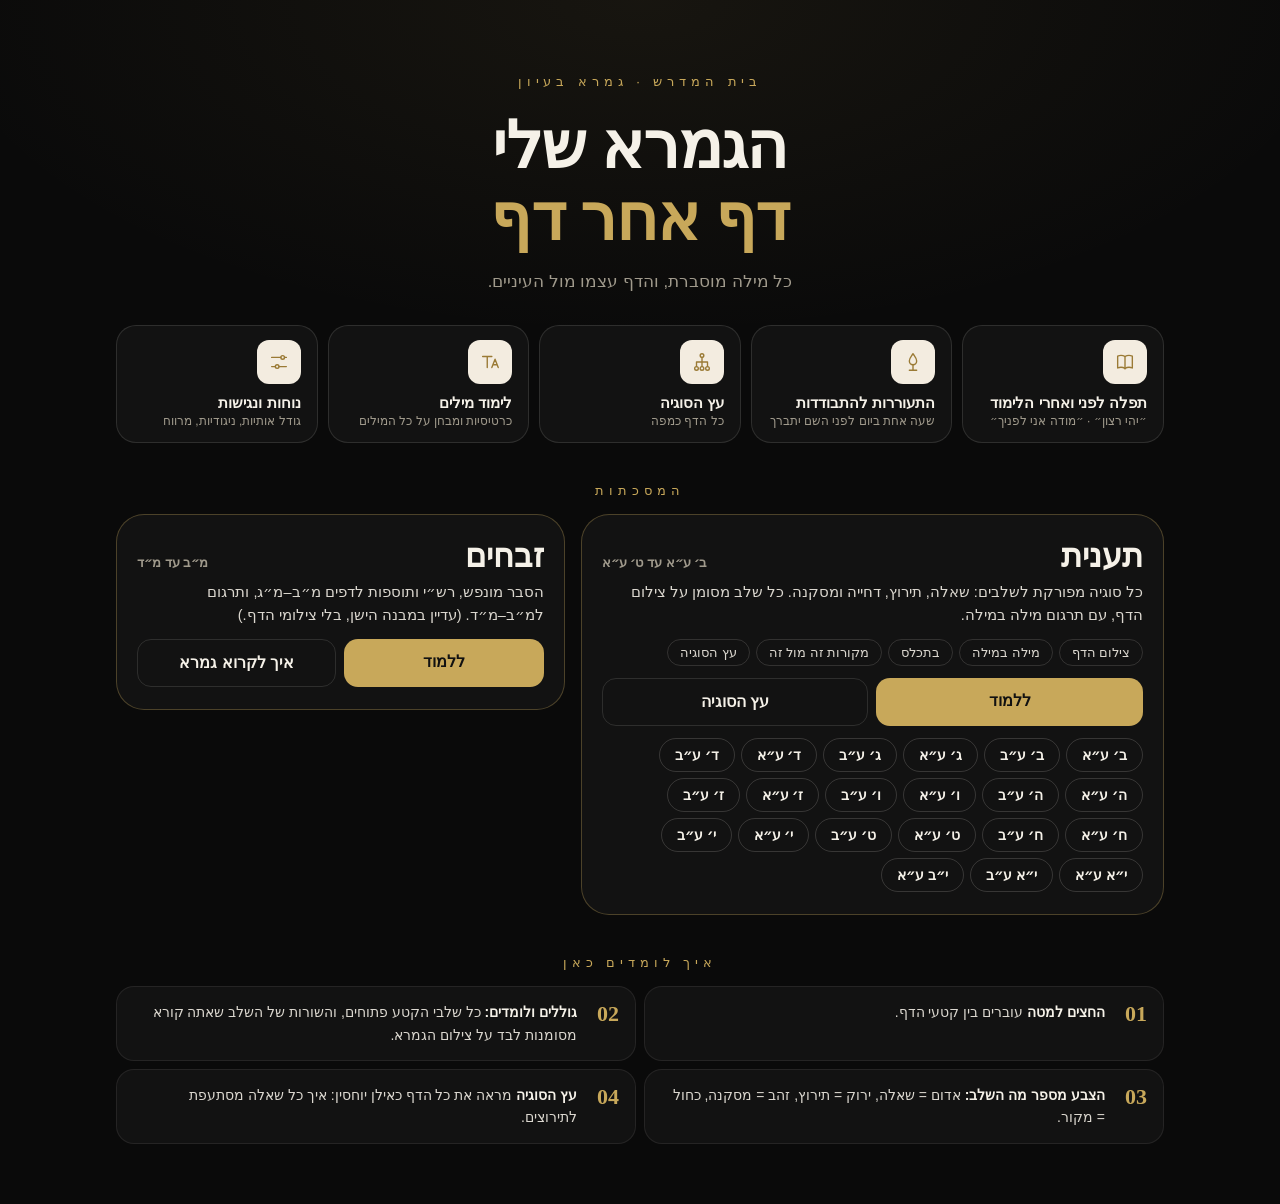
<file: index.html>
<!DOCTYPE html>
<html lang="he" dir="rtl">
<head>
<meta charset="UTF-8">
<meta name="theme-color" content="#0a0a0a">
<!-- 🔒 אבטחה (כמו ביומן של רינת, בלי סיסמה) -->
<meta http-equiv="Content-Security-Policy" content="default-src 'self'; script-src 'self' 'unsafe-inline'; style-src 'self' 'unsafe-inline' https://fonts.googleapis.com; font-src 'self' data: https://fonts.gstatic.com; img-src 'self' data: blob: https://pinto1212121212-create.github.io; connect-src 'self'; media-src 'self'; frame-src 'none'; worker-src 'self'; manifest-src 'self'; object-src 'none'; base-uri 'self'; form-action 'none'; upgrade-insecure-requests">
<meta http-equiv="X-Content-Type-Options" content="nosniff">
<meta name="referrer" content="strict-origin-when-cross-origin">
<meta http-equiv="Permissions-Policy" content="geolocation=(), microphone=(), camera=(), payment=(), usb=()">
<meta name="viewport" content="width=device-width, initial-scale=1.0, viewport-fit=cover">
<title>הגמרא שלי</title>
<script>
// קישורים ישנים (index.html#42b) היו של זבחים — מעבירים אותם לשם
if (/^#\d+[ab]$/.test(location.hash)) location.replace('zevachim.html' + location.hash);
// 📖 כניסה לאפליקציה (מסך הבית בטלפון) — ישר לדף המלא, במקום שעצרו בו (המשתמש: ״איך שאני נכנס לאפליקציה הדף המלא יופיע״)
else if (/[?&]source=app\b/.test(location.search)) { let h = ''; try { const pl = JSON.parse(localStorage.getItem('gemara:taanit') || 'null');
  if (pl && /^\d+[ab]$/.test(pl.ref) && pl.tab !== 'tutorial') h = '#' + pl.ref + '-' + (pl.sceneIdx | 0) + (pl.bi > 0 ? '-' + (pl.bi | 0) : ''); } catch (e) {}
  try { localStorage.setItem('gemara:last', 'taanit'); } catch (e) {}
  location.replace('taanit.html' + h); }
</script>
<link rel="preconnect" href="https://fonts.googleapis.com">
<link rel="preconnect" href="https://fonts.gstatic.com" crossorigin>
<link href="https://fonts.googleapis.com/css2?family=Frank+Ruhl+Libre:wght@400;700;900&family=Heebo:wght@400;500;700;800&display=swap" rel="stylesheet">
<link rel="stylesheet" href="theme.css">
<script src="prefs.js?v=293cd828"></script>
<link rel="manifest" href="manifest.webmanifest">
<link rel="icon" href="icons/icon-192.png">
<link rel="apple-touch-icon" href="icons/apple-touch-icon.png">
<meta name="apple-mobile-web-app-capable" content="yes">
<meta name="apple-mobile-web-app-title" content="הגמרא שלי">
<meta name="apple-mobile-web-app-status-bar-style" content="black-translucent">
<script>if ('serviceWorker' in navigator && location.protocol === 'https:') { const had = !!navigator.serviceWorker.controller; window.addEventListener('load', () => navigator.serviceWorker.register('sw.js').then(r => r.update()).catch(() => {}));
  // גרסה חדשה של האתר נכנסה לפעולה: טוענים מחדש פעם אחת, כדי שיראו אותה מיד
  navigator.serviceWorker.addEventListener('controllerchange', () => { try { if (had && !sessionStorage.getItem('gemara:swrl')) { sessionStorage.setItem('gemara:swrl', '1'); location.reload(); } } catch (e) {} }); }</script>
<style>
  /* פריסה: טור אחד — ״המשך״ קודם כל, אחר כך המסכתות, ובסוף הסבר קצר */
  :root {
    --ink: var(--t-bg); --ink-2: var(--t-bg-2); --card: var(--t-surface);
    --parchment: var(--t-text); --soft: var(--t-text-soft); --dim: var(--t-text-dim);
    --gold: var(--t-gold); --gold-b: var(--t-gold-b); --sage: #6cc35a; --sky: #5ea8e0;
    color-scheme: dark;
  }
  * { box-sizing: border-box; margin: 0; padding: 0; }
  html, body { background: var(--ink); color: var(--parchment); font-family: 'Heebo', sans-serif; overflow-x: clip; }
  body { min-height: 100vh; background: radial-gradient(ellipse 90% 50% at 50% 38%, rgba(200,168,90,0.10), transparent 70%), #0a0a0a; }
  .app { max-width: 640px; margin: 0 auto; padding-block: 26px 50px;
    padding-left: max(16px, env(safe-area-inset-left, 0px)); padding-right: max(16px, env(safe-area-inset-right, 0px)); }
  header { text-align: center; margin: 34px 0 30px; }
  header .vip-eyebrow { margin-bottom: 22px; }
  .eyebrow-old { display: inline-flex; align-items: center; gap: 8px; font-size: 13.5px; font-weight: 500; color: var(--gold); padding: 9px 20px; border-radius: 999px; border: 1px solid rgba(200,168,90,0.45); margin-bottom: 26px; }
  .eyebrow i { font-style: normal; font-size: 12px; opacity: .9; }
  h1 { font-family: 'Frank Ruhl Libre', serif; font-size: clamp(40px, 12vw, 60px); font-weight: 900; color: var(--parchment); line-height: 1.12; letter-spacing: -.01em; text-wrap: balance; }
  h1 em { font-style: normal; color: var(--gold); display: block; }
  .tag { font-size: 16.5px; line-height: 1.6; color: var(--dim); margin-top: 14px; }
  .chips { display: flex; flex-wrap: wrap; justify-content: center; gap: 8px; margin-top: 20px; }
  .chips span { font-size: 14px; color: var(--soft); padding: 8px 16px; border-radius: 999px; border: 1px solid rgba(245,241,232,0.16); background: rgba(245,241,232,0.03); }

  .continue { display: block; text-decoration: none; color: #111; background: var(--gold); text-align: center;
    border-radius: 16px; padding: 16px 18px; margin-bottom: 22px; box-shadow: 0 12px 34px rgba(200,168,90,0.22); transition: transform .15s, filter .15s; }
  .continue:hover { filter: brightness(1.07); transform: translateY(-1px); }
  .continue small { display: block; font-size: 12px; font-weight: 800; letter-spacing: .1em; opacity: .75; }
  .continue b { display: block; font-size: 23px; font-weight: 800; line-height: 1.3; }
  .continue span { font-size: 14px; font-weight: 700; }
  .continue[hidden] { display: none; }

  h2 { font-size: 14px; font-weight: 500; letter-spacing: .32em; color: var(--gold); margin: 34px 4px 14px; text-align: center; }
  .m-card { background: linear-gradient(180deg, #161616, #0f0f0f); border: 1px solid rgba(200,168,90,0.28); border-radius: 28px; padding: 22px 20px; margin-bottom: 16px; box-shadow: 0 18px 40px rgba(0,0,0,.45); }
  .m-head { display: flex; align-items: baseline; justify-content: space-between; gap: 10px; }
  .m-name { font-size: 32px; font-weight: 800; color: var(--parchment); }
  .m-range { font-size: 13px; font-weight: 700; color: var(--dim); }
  .m-desc { font-size: 14.5px; line-height: 1.6; color: var(--soft); margin: 6px 0 12px; }
  .m-feat { display: flex; flex-wrap: wrap; gap: 6px; margin-bottom: 12px; }
  .m-feat span { font-size: 12.5px; font-weight: 500; padding: 5px 12px; border-radius: 999px; border: 1px solid rgba(245,241,232,0.14); color: var(--soft); }
  .m-acts { display: grid; grid-template-columns: 1fr 1fr; gap: 8px; }
  .btn { display: block; text-align: center; text-decoration: none; font-weight: 800; font-size: 15.5px; padding: 14px 8px; border-radius: 14px; transition: filter .15s, transform .15s; }
  .btn.pri { background: var(--gold); color: #111; }
  .btn.sec { border: 1.5px solid rgba(245,241,232,0.2); color: var(--parchment); }
  .amudim { display: flex; flex-wrap: wrap; gap: 6px; margin-top: 12px; }
  .amudim a { font-size: 14px; font-weight: 800; text-decoration: none; color: var(--parchment); padding: 8px 15px; border-radius: 999px;
    background: transparent; border: 1px solid rgba(245,241,232,0.16); }
  .amudim a.here { border-color: var(--gold); color: var(--gold-b); }
  .m-card.muted .m-name { color: var(--soft); }

  .how { margin-top: 26px; }
  .steps { display: grid; gap: 8px; }
  .step { display: flex; gap: 12px; align-items: flex-start; background: #121212; border: 1px solid rgba(245,241,232,0.08); border-radius: 18px; padding: 14px 16px; }
  .step i { font-style: normal; font-family: 'Frank Ruhl Libre', serif; font-size: 22px; font-weight: 700; line-height: 1.2; color: var(--t-gold); min-width: 30px; }
  .step p { font-size: 14px; line-height: 1.6; color: var(--soft); }
  .step b { color: var(--parchment); }
  a:focus-visible { outline: 2px solid var(--gold-b); outline-offset: 2px; }

  /* ===== 🖥️ מחשב: רחב יותר, המסכתות זו ליד זו, וההסבר בשני טורים ===== */
  @media (min-width: 1000px) {
    .app { max-width: 1080px; padding-block: 40px 60px; }
    h1 { font-size: 64px; }
    .continue { max-width: 640px; margin-inline: auto; margin-bottom: 30px; }
    .app > h2 { margin-inline: 4px; }
    .mgrid { display: grid; grid-template-columns: 1.3fr 1fr; gap: 16px; align-items: start; }
    .mgrid .m-card { margin-bottom: 0; }
    .steps { grid-template-columns: 1fr 1fr; }
    .amudim a:hover, .btn:hover { filter: brightness(1.12); }
  }
  .quick { display: grid; grid-template-columns: repeat(auto-fit, minmax(150px, 1fr)); gap: 10px; margin: 0 0 18px; }
  .q-it { display: flex; flex-direction: column; align-items: flex-start; gap: 2px; padding: 14px 16px; border-radius: 20px; background: #121212; border: 1px solid rgba(245,241,232,0.12); color: var(--t-text); text-decoration: none; font: inherit; font-size: 20px; text-align: right; cursor: pointer; box-shadow: var(--t-shadow-sm); transition: transform .15s, border-color .15s; }
  .q-it[hidden] { display: none; }
  .q-it:hover { border-color: var(--t-gold); transform: translateY(-1px); }
  .q-it b { font-size: 15px; font-weight: 600; color: var(--t-text); }
  .q-ic { display: grid; place-items: center; width: 44px; height: 44px; border-radius: 12px; background: #f3ece0; color: #9a7a35; margin-bottom: 8px; }
  .q-ic .ico { width: 22px; height: 22px; stroke-width: 1.5; }
  .sec-h { text-align: center; margin: 40px 0 16px !important; font-size: 13px !important; }
  .q-it small { font-size: 12px; color: var(--t-text-dim); }
  .recent { margin: -8px 0 20px; }
  .recent[hidden] { display: none; }
  .rc-h { font-size: 12px; letter-spacing: .3em; color: var(--t-gold); margin: 0 4px 8px; }
  .rc-list { display: flex; gap: 8px; overflow-x: auto; scrollbar-width: none; }
  .rc-list a { flex: 0 0 auto; display: flex; flex-direction: column; gap: 2px; padding: 10px 14px; border-radius: 14px; background: #121212; border: 1px solid rgba(245,241,232,.12); color: #f5f1e8; text-decoration: none; font-size: 14px; }
  .rc-list small { font-size: 11.5px; color: var(--t-text-dim); }
  .amudim a { position: relative; overflow: hidden; }
  .amudim a::after { content: ''; position: absolute; right: 0; bottom: 0; height: 3px; width: var(--p, 0%); background: var(--t-gold); }
  .amudim a.done { border-color: rgba(200,168,90,.6) !important; color: var(--t-gold-b) !important; }
  .ios-tip { margin: -6px 0 16px; padding: 10px 12px; border-radius: var(--t-r-sm); background: rgba(95,178,255,.1); border: 1px solid rgba(95,178,255,.35); font-size: 13.5px; color: var(--t-text-soft); }
</style>
<script>
// 🔄 גרסה חדשה באתר? הדפדפן שומר עותק ישן עד 10 דקות. משווים את העותק השמור לגרסה בשרת, ואם שונה — טוענים מחדש (פעם אחת)
(async () => { try {
  const u = location.pathname, k = 'gemara:rl:' + u;
  const [a, b] = await Promise.all([fetch(u, { cache: 'force-cache' }), fetch(u, { method: 'HEAD', cache: 'no-store' })]);
  const ea = a.headers.get('etag') || a.headers.get('last-modified'), eb = b.headers.get('etag') || b.headers.get('last-modified');
  if (ea && eb && ea !== eb && !sessionStorage.getItem(k)) { sessionStorage.setItem(k, '1'); location.reload(); }
  else sessionStorage.removeItem(k);
} catch (e) {} })();
</script>
<link rel="stylesheet" href="vip.css">
</head>
<body class="home">
<div class="app">
  <header>
    <div class="vip-eyebrow">בית המדרש · גמרא בעיון</div>
    <h1>הגמרא שלי <em>דף אחר דף</em></h1>
    <div class="tag">כל מילה מוסברת, והדף עצמו מול העיניים.</div>
  </header>

  <a class="continue" id="continue" href="taanit.html" hidden>
    <small>המשך מאיפה שעצרת</small>
    <b id="contTitle"></b>
    <span id="contSub"></span>
  </a>

  <div class="recent" id="recent" hidden><div class="rc-h">לאחרונה</div><div class="rc-list" id="recentList"></div></div>

  <div class="quick" id="quick">
    <a class="q-it" id="qStars" href="taanit.html#stars" hidden><span class="q-ic"><svg class="ico" viewBox="0 0 24 24" aria-hidden="true"><path d="m12 3.5 2.6 5.3 5.9.9-4.3 4.1 1 5.8L12 16.9l-5.2 2.7 1-5.8L3.5 9.7l5.9-.9z"/></svg></span><b>השמורים שלי</b><small id="qStarsN"></small></a>
    <button type="button" class="q-it" onclick="openTefila('pre')"><span class="q-ic"><svg class="ico" viewBox="0 0 24 24" aria-hidden="true"><path d="M4 5.5C6.5 4.5 9.5 4.5 12 6c2.5-1.5 5.5-1.5 8-.5v13c-2.5-1-5.5-1-8 .5-2.5-1.5-5.5-1.5-8-.5z"/><path d="M12 6v13.5"/></svg></span><b>תפלה לפני ואחרי הלימוד</b><small>״יהי רצון״ · ״מודה אני לפניך״</small></button>
    <a class="q-it" href="hitbodedut.html"><span class="q-ic"><svg class="ico" viewBox="0 0 24 24" aria-hidden="true"><path d="M12 3c2 3 4 4.5 4 8a4 4 0 0 1-8 0c0-3.5 2-5 4-8z"/><path d="M12 15v6M8 21h8"/></svg></span><b>התעוררות להתבודדות</b><small>שעה אחת ביום לפני השם יתברך</small></a>
    <a class="q-it" href="tree.html"><span class="q-ic"><svg class="ico" viewBox="0 0 24 24" aria-hidden="true"><circle cx="12" cy="5" r="2"/><circle cx="6" cy="19" r="2"/><circle cx="18" cy="19" r="2"/><circle cx="12" cy="19" r="2"/><path d="M12 7v10M12 12H6v5M12 12h6v5"/></svg></span><b>עץ הסוגיה</b><small>כל הדף כמפה</small></a>
    <a class="q-it" href="words.html"><span class="q-ic"><svg class="ico" viewBox="0 0 24 24" aria-hidden="true"><path d="M4 6h10M9 6v12"/><path d="M14 18l3.5-9 3.5 9M15.3 15h4.4"/></svg></span><b>לימוד מילים</b><small id="qWords">כרטיסיות ומבחן על כל המילים</small></a>
    <button type="button" class="q-it" id="qPrefs" aria-expanded="false"><span class="q-ic"><svg class="ico" viewBox="0 0 24 24" aria-hidden="true"><path d="M4 7h10M18 7h2M4 17h4M12 17h8"/><circle cx="16" cy="7" r="2"/><circle cx="10" cy="17" r="2"/></svg></span><b>נוחות ונגישות</b><small>גודל אותיות, ניגודיות, מרווח</small></button>
    <button type="button" class="q-it" id="qInstall" hidden><span class="q-ic"><svg class="ico" viewBox="0 0 24 24" aria-hidden="true"><rect x="7" y="2.5" width="10" height="19" rx="2.5"/><path d="M11 18.5h2"/></svg></span><b>התקן כאפליקציה</b><small>אייקון במסך הבית, עובד גם בלי אינטרנט</small></button>
  </div>
  <div id="prefsBox" hidden></div>
  <div class="ios-tip" id="iosTip" hidden>להתקנה באייפון: לוחצים על <b>שיתוף</b> ואז <b>״הוסף למסך הבית״</b>.</div>

  <h2 class="vip-eyebrow sec-h">המסכתות</h2>

  <div class="mgrid">
  <div class="m-card">
    <div class="m-head"><div class="m-name">תענית</div><div class="m-range">ב׳ ע״א עד ט׳ ע״א</div></div>
    <p class="m-desc">כל סוגיה מפורקת לשלבים: שאלה, תירוץ, דחייה ומסקנה. כל שלב מסומן על צילום הדף, עם תרגום מילה במילה.</p>
    <div class="m-feat"><span>צילום הדף</span><span>מילה במילה</span><span>בתכלס</span><span>מקורות זה מול זה</span><span>עץ הסוגיה</span></div>
    <div class="m-acts">
      <a class="btn pri" href="taanit.html" onclick="go('taanit')">ללמוד</a>
      <a class="btn sec" href="tree.html">עץ הסוגיה</a>
    </div>
    <div class="amudim" id="taanitAmudim"></div>
  </div>

  <div class="m-card muted">
    <div class="m-head"><div class="m-name">זבחים</div><div class="m-range">מ״ב עד מ״ד</div></div>
    <p class="m-desc">הסבר מונפש, רש״י ותוספות לדפים מ״ב–מ״ג, ותרגום למ״ב–מ״ד. (עדיין במבנה הישן, בלי צילומי הדף.)</p>
    <div class="m-acts">
      <a class="btn pri" href="zevachim.html" onclick="go('zevachim')">ללמוד</a>
      <a class="btn sec" href="zevachim.html#tutorial">איך לקרוא גמרא</a>
    </div>
  </div>
  </div>

  <section class="how">
    <h2 class="vip-eyebrow sec-h">איך לומדים כאן</h2>
    <div class="steps">
      <div class="step"><i>01</i><p><b>החצים למטה</b> עוברים בין קטעי הדף.</p></div>
      <div class="step"><i>02</i><p><b>גוללים ולומדים:</b> כל שלבי הקטע פתוחים, והשורות של השלב שאתה קורא מסומנות לבד על צילום הגמרא.</p></div>
      <div class="step"><i>03</i><p><b>הצבע מספר מה השלב:</b> אדום = שאלה, ירוק = תירוץ, זהב = מסקנה, כחול = מקור.</p></div>
      <div class="step"><i>04</i><p><b>עץ הסוגיה</b> מראה את כל הדף כאילן יוחסין: איך כל שאלה מסתעפת לתירוצים.</p></div>
    </div>
  </section>
</div>
<script>
const AM = { '2a': 'ב׳ ע״א', '2b': 'ב׳ ע״ב', '3a': 'ג׳ ע״א', '3b': 'ג׳ ע״ב', '4a': 'ד׳ ע״א', '4b': 'ד׳ ע״ב', '5a': 'ה׳ ע״א', '5b': 'ה׳ ע״ב', '6a': 'ו׳ ע״א', '6b': 'ו׳ ע״ב', '7a': 'ז׳ ע״א', '7b': 'ז׳ ע״ב', '8a': 'ח׳ ע״א', '8b': 'ח׳ ע״ב', '9a': 'ט׳ ע״א', '9b': 'ט׳ ע״ב', '10a': 'י׳ ע״א', '10b': 'י׳ ע״ב', '11a': 'י״א ע״א', '11b': 'י״א ע״ב', '12a': 'י״ב ע״א' };
const NAME = { taanit: 'תענית', zevachim: 'זבחים' };
function heb(n) { const o = ['', 'א', 'ב', 'ג', 'ד', 'ה', 'ו', 'ז', 'ח', 'ט'], t = ['', 'י', 'כ', 'ל', 'מ', 'נ', 'ס', 'ע', 'פ', 'צ'];
  if (n === 15) return 'ט״ו'; if (n === 16) return 'ט״ז'; if (n < 10) return o[n];
  const a = t[Math.floor(n / 10) % 10] + o[n % 10], h = n >= 100 ? 'ק' : ''; const s = h + a; return s.length > 1 ? s.slice(0, -1) + '״' + s.slice(-1) : s + '׳'; }
function refName(r) { const m = /^(\d+)([ab])$/.exec(r || ''); return m ? `${heb(+m[1])} ע״${m[2] === 'a' ? 'א' : 'ב'}` : ''; }
function read(k) { try { return JSON.parse(localStorage.getItem(k) || 'null'); } catch (e) { return null; } }
function go(m) { try { localStorage.setItem('gemara:last', m); } catch (e) {} }
let last = null; try { last = localStorage.getItem('gemara:last'); } catch (e) {}
const place = last && read('gemara:' + last);
if (place && place.ref) {
  const c = document.getElementById('continue');
  c.href = last === 'zevachim' ? 'zevachim.html' : ('taanit.html' + (/^\d+[ab]$/.test(place.ref) && place.tab !== 'tutorial' ? `#${place.ref}-${(place.sceneIdx | 0)}${place.bi > 0 ? '-' + (place.bi | 0) : ''}` : ''));
  document.getElementById('contTitle').textContent = `מסכת ${NAME[last] || ''} · דף ${refName(place.ref)}`;
  document.getElementById('contSub').textContent = place.tab === 'tutorial' ? 'איך לקרוא גמרא' : `קטע ${(place.sceneIdx | 0) + 1}${place.bi > 0 ? ` · שלב ${(place.bi | 0) + 1}` : ''} · ממשיכים בדיוק מאותה נקודה`;
  c.hidden = false;
}
// 🔤 מילים: כמה כבר יודעים
try { const wp = JSON.parse(localStorage.getItem('gemara:words') || '{}'); const k = Object.values(wp).filter(v => v && v.b >= 3).length; if (Object.keys(wp).length) document.getElementById('qWords').textContent = `${k} מילים שאתה כבר יודע`; } catch (e) {}
// ⭐ שמורים
try { const st = JSON.parse(localStorage.getItem('gemara:stars') || '[]'); if (Array.isArray(st) && st.length) { document.getElementById('qStars').hidden = false; document.getElementById('qStarsN').textContent = `${st.length} שלבים לחזרה`; } } catch (e) {}
// 📲 התקנה כאפליקציה
let installEv = null;
const standalone = matchMedia('(display-mode: standalone)').matches || navigator.standalone;
window.addEventListener('beforeinstallprompt', e => { e.preventDefault(); installEv = e; if (!standalone) document.getElementById('qInstall').hidden = false; });
document.getElementById('qInstall').onclick = async () => { if (!installEv) return; installEv.prompt(); try { await installEv.userChoice; } catch (e) {} installEv = null; document.getElementById('qInstall').hidden = true; };
if (!standalone && /iphone|ipad|ipod/i.test(navigator.userAgent)) document.getElementById('iosTip').hidden = false;
document.getElementById('qPrefs').onclick = () => { const b = document.getElementById('prefsBox'), open = b.hidden;
  if (open) { b.innerHTML = prefsHTML(); prefBind(b); } b.hidden = !open; document.getElementById('qPrefs').setAttribute('aria-expanded', open); };
const tp = read('gemara:taanit');
// 🔖 כמה נלמד בכל דף (gemara:read) — פס דק מתחת לכל דף
const RD = read('gemara:read') || {};
const pct = r => { const e = RD[r]; return e && e.n ? Math.min(100, Math.round(100 * (e.s || []).length / e.n)) : 0; };
document.getElementById('taanitAmudim').innerHTML = Object.entries(AM).map(([r, n]) => { const p = pct(r);
  return `<a href="taanit.html#${r}" onclick="go('taanit')" class="${tp && tp.ref === r ? 'here' : ''}${p >= 100 ? ' done' : ''}" style="--p:${p}%"${p ? ` title="נלמדו ${p}%"` : ''}>${n}${p >= 100 ? ' ✓' : ''}</a>`; }).join('');
// 🔖 לאחרונה: 3 מקומות אחרונים (חוץ מ״המשך״)
{ const H = (read('gemara:hist') || []).filter(p => p && /^\d+[ab]$/.test(p.r) && AM[p.r]);
  const cur = tp && tp.ref, cs = tp && (tp.sceneIdx | 0);
  const L = H.filter(p => !(p.r === cur && p.s === cs)).slice(0, 3);
  if (L.length) { const ago = t => { const m = Math.round((Date.now() - t) / 60000); return m < 1 ? 'עכשיו' : m < 60 ? `לפני ${m} דק׳` : m < 1440 ? `לפני ${Math.round(m / 60)} שע׳` : `לפני ${Math.round(m / 1440)} ימים`; };
    document.getElementById('recentList').innerHTML = L.map(p => `<a href="taanit.html#${p.r}-${p.s}${p.b ? '-' + p.b : ''}" onclick="go('taanit')"><b>${AM[p.r]} · קטע ${p.s + 1}</b><small>${ago(p.t)}</small></a>`).join('');
    document.getElementById('recent').hidden = false; } }
</script>
</body>
</html>
</file>
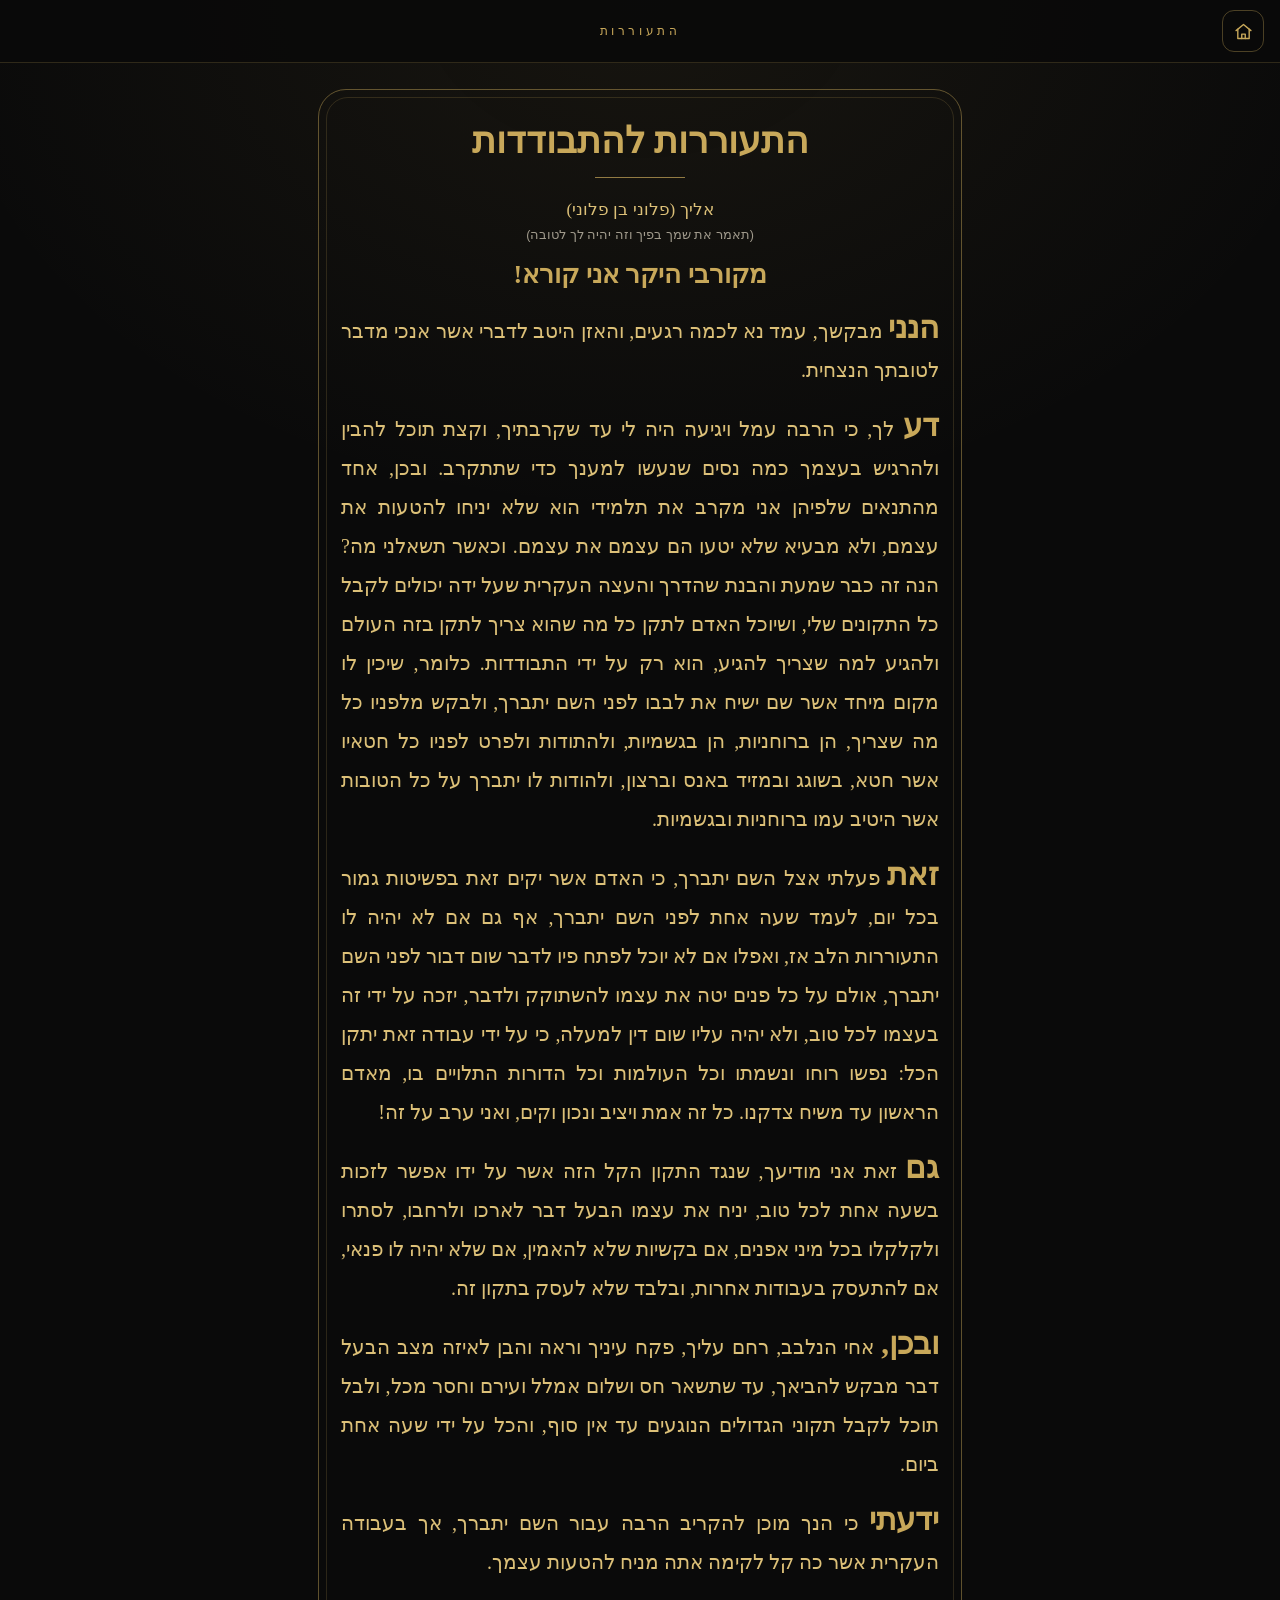
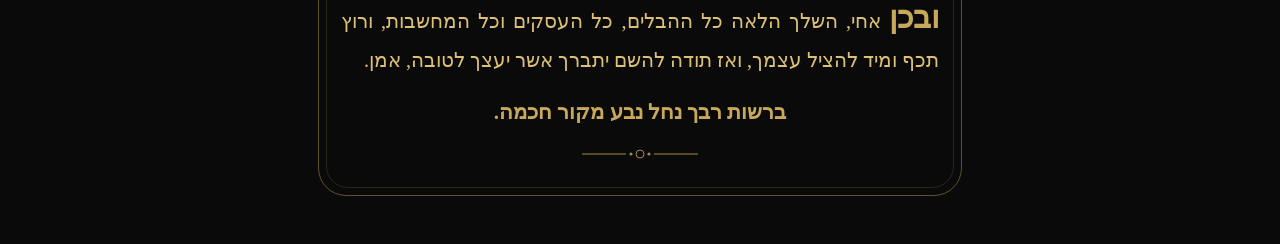
<file: hitbodedut.html>
<!DOCTYPE html>
<html lang="he" dir="rtl">
<head>
<meta charset="UTF-8">
<meta name="theme-color" content="#0a0a0a">
<!-- 🔒 אבטחה (כמו בשאר הדפים) -->
<meta http-equiv="Content-Security-Policy" content="default-src 'self'; script-src 'self' 'unsafe-inline'; style-src 'self' 'unsafe-inline' https://fonts.googleapis.com; font-src 'self' data: https://fonts.gstatic.com; img-src 'self' data: blob: https://pinto1212121212-create.github.io; connect-src 'self'; media-src 'self'; frame-src 'none'; worker-src 'self'; manifest-src 'self'; object-src 'none'; base-uri 'self'; form-action 'none'; upgrade-insecure-requests">
<meta http-equiv="X-Content-Type-Options" content="nosniff">
<meta name="referrer" content="strict-origin-when-cross-origin">
<meta http-equiv="Permissions-Policy" content="geolocation=(), microphone=(), camera=(), payment=(), usb=()">
<meta name="viewport" content="width=device-width, initial-scale=1.0, viewport-fit=cover">
<title>התעוררות להתבודדות</title>
<link rel="preconnect" href="https://fonts.googleapis.com">
<link rel="preconnect" href="https://fonts.gstatic.com" crossorigin>
<link href="https://fonts.googleapis.com/css2?family=Frank+Ruhl+Libre:wght@400;700;900&family=Heebo:wght@400;500;700;800&display=swap" rel="stylesheet">
<link rel="stylesheet" href="theme.css">
<script src="prefs.js?v=293cd828"></script>
<link rel="manifest" href="manifest.webmanifest">
<link rel="icon" href="icons/icon-192.png">
<link rel="apple-touch-icon" href="icons/apple-touch-icon.png">
<meta name="apple-mobile-web-app-capable" content="yes">
<meta name="apple-mobile-web-app-title" content="הגמרא שלי">
<meta name="apple-mobile-web-app-status-bar-style" content="black-translucent">
<script>if ('serviceWorker' in navigator && location.protocol === 'https:') { window.addEventListener('load', () => navigator.serviceWorker.register('sw.js').then(r => r.update()).catch(() => {})); }</script>
<style>
  /* דברי ״התעוררות להתבודדות״ — באותיות זהב שטוח (בלי ברק וזוהר, לפי vip) */
  * { box-sizing: border-box; margin: 0; padding: 0; -webkit-tap-highlight-color: transparent; }
  html, body { background: var(--t-bg); color: var(--t-gold-b); overflow-x: clip; }
  body { font-family: 'Frank Ruhl Libre', serif; min-height: 100vh; }
  .top { position: sticky; top: 0; z-index: 2; display: flex; align-items: center; justify-content: space-between; gap: 10px;
    padding: calc(10px + env(safe-area-inset-top, 0px)) 16px 10px; background: rgba(10,10,10,0.94); border-bottom: 1px solid rgba(200,168,90,0.2); }
  .top a { display: grid; place-items: center; width: 42px; height: 42px; border-radius: 12px; border: 1px solid rgba(200,168,90,0.35); color: var(--t-gold); }
  .top a svg { width: 21px; height: 21px; fill: none; stroke: currentColor; stroke-width: 1.6; stroke-linecap: round; stroke-linejoin: round; }
  .top span { font-family: 'Heebo', sans-serif; font-size: 12px; font-weight: 500; letter-spacing: .3em; color: var(--t-gold); }
  main { max-width: 680px; margin: 0 auto; padding: 26px 18px calc(48px + env(safe-area-inset-bottom, 0px)); }
  .frame { border: 1px solid rgba(200,168,90,0.45); border-radius: 28px; padding: 30px 22px 34px; position: relative; }
  .frame::before { content: ''; position: absolute; inset: 7px; border: 1px solid rgba(200,168,90,0.18); border-radius: 22px; pointer-events: none; }
  h1 { text-align: center; font-size: calc(36px * var(--fz, 1)); font-weight: 900; color: var(--t-gold); line-height: 1.2; }
  .rule { width: 90px; height: 1px; background: var(--t-gold); margin: 14px auto 18px; opacity: .7; }
  .to { text-align: center; font-size: calc(17px * var(--fz, 1)); color: var(--t-gold-b); line-height: 1.6; }
  .to small { display: block; font-family: 'Heebo', sans-serif; font-size: 12.5px; color: var(--t-text-dim); margin-top: 2px; }
  .call { text-align: center; font-size: calc(26px * var(--fz, 1)); font-weight: 700; color: var(--t-gold); margin: 14px 0 22px; }
  p { font-size: calc(20px * var(--fz, 1)); line-height: 1.95; text-align: justify; margin-bottom: 20px; }
  p .op { font-size: 1.55em; font-weight: 900; color: var(--t-gold); line-height: 1; }
  .sign { text-align: center; font-size: calc(21px * var(--fz, 1)); font-weight: 700; color: var(--t-gold); margin-top: 8px; }
  .orn { display: block; margin: 22px auto 0; width: 120px; height: 14px; color: var(--t-gold); opacity: .8; }
</style>
<link rel="stylesheet" href="vip.css">
</head>
<body>
<header class="top">
  <a href="index.html" aria-label="דף הבית"><svg viewBox="0 0 24 24" aria-hidden="true"><path d="M3.5 11 12 4l8.5 7"/><path d="M5.5 9.5V20h13V9.5"/><path d="M10 20v-5h4v5"/></svg></a>
  <span>התעוררות</span>
  <span style="width:42px"></span>
</header>
<main>
  <article class="frame">
    <h1>התעוררות להתבודדות</h1>
    <div class="rule"></div>
    <div class="to">אליך (פלוני בן פלוני)<small>(תאמר את שמך בפיך וזה יהיה לך לטובה)</small></div>
    <div class="call">מקורבי היקר אני קורא!</div>

    <p><span class="op">הנני</span> מבקשך, עמד נא לכמה רגעים, והאזן היטב לדברי אשר אנכי מדבר לטובתך הנצחית.</p>

    <p><span class="op">דע</span> לך, כי הרבה עמל ויגיעה היה לי עד שקרבתיך, וקצת תוכל להבין ולהרגיש בעצמך כמה נסים שנעשו למענך כדי שתתקרב. ובכן, אחד מהתנאים שלפיהן אני מקרב את תלמידי הוא שלא יניחו להטעות את עצמם, ולא מבעיא שלא יטעו הם עצמם את עצמם. וכאשר תשאלני מה? הנה זה כבר שמעת והבנת שהדרך והעצה העקרית שעל ידה יכולים לקבל כל התקונים שלי, ושיוכל האדם לתקן כל מה שהוא צריך לתקן בזה העולם ולהגיע למה שצריך להגיע, הוא רק על ידי התבודדות. כלומר, שיכין לו מקום מיחד אשר שם ישיח את לבבו לפני השם יתברך, ולבקש מלפניו כל מה שצריך, הן ברוחניות, הן בגשמיות, ולהתודות ולפרט לפניו כל חטאיו אשר חטא, בשוגג ובמזיד באנס וברצון, ולהודות לו יתברך על כל הטובות אשר היטיב עמו ברוחניות ובגשמיות.</p>

    <p><span class="op">זאת</span> פעלתי אצל השם יתברך, כי האדם אשר יקים זאת בפשיטות גמור בכל יום, לעמד שעה אחת לפני השם יתברך, אף גם אם לא יהיה לו התעוררות הלב אז, ואפלו אם לא יוכל לפתח פיו לדבר שום דבור לפני השם יתברך, אולם על כל פנים יטה את עצמו להשתוקק ולדבר, יזכה על ידי זה בעצמו לכל טוב, ולא יהיה עליו שום דין למעלה, כי על ידי עבודה זאת יתקן הכל: נפשו רוחו ונשמתו וכל העולמות וכל הדורות התלויים בו, מאדם הראשון עד משיח צדקנו. כל זה אמת ויציב ונכון וקים, ואני ערב על זה!</p>

    <p><span class="op">גם</span> זאת אני מודיעך, שנגד התקון הקל הזה אשר על ידו אפשר לזכות בשעה אחת לכל טוב, יניח את עצמו הבעל דבר לארכו ולרחבו, לסתרו ולקלקלו בכל מיני אפנים, אם בקשיות שלא להאמין, אם שלא יהיה לו פנאי, אם להתעסק בעבודות אחרות, ובלבד שלא לעסק בתקון זה.</p>

    <p><span class="op">ובכן,</span> אחי הנלבב, רחם עליך, פקח עיניך וראה והבן לאיזה מצב הבעל דבר מבקש להביאך, עד שתשאר חס ושלום אמלל ועירם וחסר מכל, ולבל תוכל לקבל תקוני הגדולים הנוגעים עד אין סוף, והכל על ידי שעה אחת ביום.</p>

    <p><span class="op">ידעתי</span> כי הנך מוכן להקריב הרבה עבור השם יתברך, אך בעבודה העקרית אשר כה קל לקימה אתה מניח להטעות עצמך.</p>

    <p><span class="op">ובכן</span> אחי, השלך הלאה כל ההבלים, כל העסקים וכל המחשבות, ורוץ תכף ומיד להציל עצמך, ואז תודה להשם יתברך אשר יעצך לטובה, אמן.</p>

    <div class="sign">ברשות רבך נחל נבע מקור חכמה.</div>
    <svg class="orn" viewBox="0 0 120 14" aria-hidden="true"><path d="M2 7h44M74 7h44" stroke="currentColor" stroke-width="1"/><circle cx="60" cy="7" r="4" fill="none" stroke="currentColor"/><circle cx="51" cy="7" r="1.6" fill="currentColor"/><circle cx="69" cy="7" r="1.6" fill="currentColor"/></svg>
  </article>
</main>
</body>
</html>
</file>
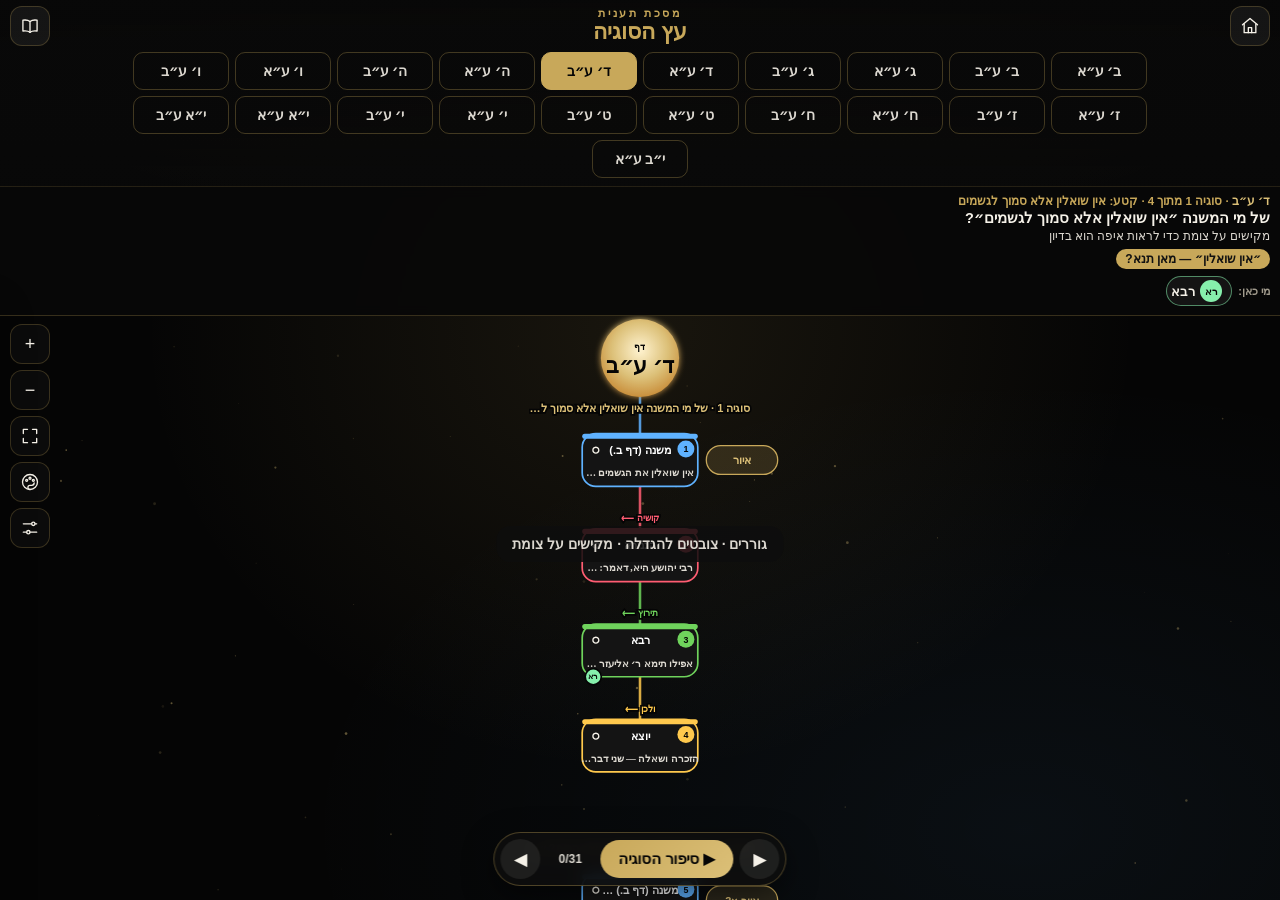
<file: tree.html>
<!DOCTYPE html>
<html lang="he" dir="rtl">
<head>
<meta charset="UTF-8">
<meta name="theme-color" content="#0a0a0a">
<!-- 🔒 אבטחה (כמו ביומן של רינת, בלי סיסמה) -->
<meta http-equiv="Content-Security-Policy" content="default-src 'self'; script-src 'self' 'unsafe-inline'; style-src 'self' 'unsafe-inline' https://fonts.googleapis.com; font-src 'self' data: https://fonts.gstatic.com; img-src 'self' data: blob: https://pinto1212121212-create.github.io; connect-src 'self'; media-src 'self'; frame-src 'none'; worker-src 'self'; manifest-src 'self'; object-src 'none'; base-uri 'self'; form-action 'none'; upgrade-insecure-requests">
<meta http-equiv="X-Content-Type-Options" content="nosniff">
<meta name="referrer" content="strict-origin-when-cross-origin">
<meta http-equiv="Permissions-Policy" content="geolocation=(), microphone=(), camera=(), payment=(), usb=()">
<meta name="viewport" content="width=device-width, initial-scale=1.0, viewport-fit=cover, user-scalable=no">
<title>עץ הסוגיה — מסכת תענית</title>
<link rel="preconnect" href="https://fonts.googleapis.com">
<link rel="preconnect" href="https://fonts.gstatic.com" crossorigin>
<link href="https://fonts.googleapis.com/css2?family=Frank+Ruhl+Libre:wght@400;700;900&family=Heebo:wght@400;500;700;800;900&display=swap" rel="stylesheet">
<link rel="stylesheet" href="theme.css">
<script src="prefs.js?v=293cd828"></script>
<link rel="manifest" href="manifest.webmanifest">
<link rel="icon" href="icons/icon-192.png">
<link rel="apple-touch-icon" href="icons/apple-touch-icon.png">
<meta name="apple-mobile-web-app-capable" content="yes">
<meta name="apple-mobile-web-app-title" content="הגמרא שלי">
<meta name="apple-mobile-web-app-status-bar-style" content="black-translucent">
<script>if ('serviceWorker' in navigator && location.protocol === 'https:') { const had = !!navigator.serviceWorker.controller; window.addEventListener('load', () => navigator.serviceWorker.register('sw.js').then(r => r.update()).catch(() => {}));
  // גרסה חדשה של האתר נכנסה לפעולה: טוענים מחדש פעם אחת, כדי שיראו אותה מיד
  navigator.serviceWorker.addEventListener('controllerchange', () => { try { if (had && !sessionStorage.getItem('gemara:swrl')) { sessionStorage.setItem('gemara:swrl', '1'); location.reload(); } } catch (e) {} }); }</script>
<style>
  /* פריסה: מסך מלא — סרגל עליון דק, במה של מפה חיה שגוררים ומגדילים, ולוח פרטים שעולה מלמטה */
  :root {
    --ink: var(--t-bg-deep); --ink-2: var(--t-bg-2); --card: var(--t-surface);
    --parchment: var(--t-text); --soft: var(--t-text-soft); --dim: var(--t-text-dim);
    --gold: var(--t-gold); --gold-b: var(--t-gold-b);
    --q: #ff5d72; --a: #6fd35c; --c: #ffc94d; --m: #5fb2ff; --n: #c8a85a; --k: #b296ff; --x: #ff5d72;
    color-scheme: dark;
  }
  * { box-sizing: border-box; margin: 0; padding: 0; -webkit-tap-highlight-color: transparent; }
  html, body { height: 100%; background: var(--ink); color: var(--parchment); font-family: 'Heebo', sans-serif; overflow: hidden; }
  body { display: flex; flex-direction: column; height: 100dvh; }

  .top { flex: 0 0 auto; padding: calc(6px + env(safe-area-inset-top, 0px)) max(10px, env(safe-area-inset-right, 0px)) 6px max(10px, env(safe-area-inset-left, 0px));
    background: linear-gradient(180deg, rgba(8,8,8,0.98), rgba(8,8,8,0.85)); z-index: 5; border-bottom: 1px solid rgba(200,168,90,0.15); }
  .row1 { display: grid; grid-template-columns: 40px 1fr 40px; align-items: center; gap: 6px; }
  .ib { width: 40px; height: 40px; border-radius: 12px; display: flex; align-items: center; justify-content: center; font-size: 18px;
    background: rgba(236,233,226,0.06); border: 1px solid rgba(200,168,90,0.25); color: inherit; text-decoration: none; cursor: pointer; font-family: inherit; }
  .ttl { text-align: center; line-height: 1.1; }
  .ttl small { display: block; font-size: 10.5px; font-weight: 800; letter-spacing: .25em; color: var(--gold); }
  .ttl b { font-family: 'Frank Ruhl Libre', serif; font-size: 22px; font-weight: 900; color: var(--gold-b); }
  .tabs { display: flex; gap: 6px; margin-top: 6px; overflow-x: auto; scrollbar-width: none; scroll-snap-type: x proximity; padding-bottom: 2px; -webkit-mask-image: linear-gradient(90deg, transparent 0, #000 14px, #000 calc(100% - 14px), transparent 100%); mask-image: linear-gradient(90deg, transparent 0, #000 14px, #000 calc(100% - 14px), transparent 100%); }
  .tabs::-webkit-scrollbar { display: none; }
  .tabs .tab { flex: 0 0 auto; min-width: 74px; scroll-snap-align: center; }
  .tab { font-family: inherit; font-size: 13.5px; font-weight: 800; padding: 7px 2px; border-radius: 10px; border: 1px solid rgba(200,168,90,0.3); background: transparent; color: var(--soft); cursor: pointer; }
  .tab.on { background: var(--gold); color: var(--ink); border-color: var(--gold); }

  .stage { position: relative; flex: 1 1 auto; overflow: hidden; touch-action: none; cursor: grab;
    background: radial-gradient(ellipse at 50% 20%, rgba(200,168,90,0.10), transparent 55%), radial-gradient(ellipse at 80% 90%, rgba(95,178,255,0.06), transparent 50%), var(--ink); }
  .stage.drag { cursor: grabbing; }
  svg#map { position: absolute; inset: 0; width: 100%; height: 100%; display: block; }
  .stars circle { fill: #dcc078; }

  .link { fill: none; stroke-width: 3; stroke-linecap: round; opacity: .85; transition: opacity .4s; }
  .link.x { stroke-dasharray: 7 6; }
  .lbl { font-size: 11px; font-weight: 800; paint-order: stroke; stroke: #050505; stroke-width: 4px; text-anchor: middle; transition: opacity .4s; }
  .node { cursor: pointer; transition: opacity .45s; }
  .node .body { stroke-width: 2; transition: stroke-width .2s; }
  .node .who { font-size: 13px; font-weight: 900; fill: #fff; text-anchor: middle; }
  .node .txt { font-size: 11.5px; font-weight: 600; fill: #dedad2; text-anchor: middle; font-family: 'Frank Ruhl Libre', serif; }
  .node .no { font-size: 10.5px; font-weight: 900; text-anchor: middle; fill: #050505; }
  .node .ico { font-size: 16px; text-anchor: middle; }
  .node.sel .body { stroke-width: 4; }
  .node.sel .halo { opacity: 1; animation: pulse 1.6s ease-in-out infinite; }
  .halo { opacity: 0; transition: opacity .3s; transform-box: fill-box; transform-origin: center; }
  @keyframes pulse { 0%,100% { transform: scale(1); opacity: .9; } 50% { transform: scale(1.12); opacity: .35; } }
  .root .disc { filter: url(#glow); }
  .root .rt { font-family: 'Frank Ruhl Libre', serif; font-size: 26px; font-weight: 900; fill: #050505; text-anchor: middle; }
  .root .rs { font-size: 11px; font-weight: 800; fill: #050505; text-anchor: middle; letter-spacing: .08em; }
  .dim { opacity: .14; }
  .pending { opacity: 0; }
  .spark { fill: #fff; filter: url(#glow); }

  /* פס ״איפה אנחנו״: דף, סוגיה, על מה מדברים, המסלול לשלב הנבחר, ותמונה קטנה של הדף עם המקום מסומן */
  .where { position: absolute; top: 0; left: 0; right: 0; z-index: 5; display: flex; gap: 9px; align-items: center;
    padding: 7px max(10px, env(safe-area-inset-right, 0px)) 7px max(10px, env(safe-area-inset-left, 0px));
    background: rgba(8,8,8,0.93); backdrop-filter: blur(6px); border-bottom: 1px solid rgba(200,168,90,0.25); }
  .wh-th { position: relative; flex: 0 0 40px; height: 71px; border-radius: 4px; overflow: hidden; background: #efe9dc; display: block; box-shadow: 0 2px 8px rgba(0,0,0,.5); }
  .wh-th img { width: 100%; height: 100%; display: block; }
  .wh-th i { position: absolute; border: 1.5px solid #ff5d72; background: rgba(255,93,114,0.35); border-radius: 2px; animation: whp 1.6s ease-in-out infinite; }
  @keyframes whp { 50% { background: rgba(255,93,114,0.12); } }
  .wh-tx { flex: 1; min-width: 0; }
  .wh-l1 { font-size: 11.5px; font-weight: 800; color: var(--gold); }
  .wh-l1 b { color: var(--gold-b); }
  .wh-l2 { font-size: 14.5px; font-weight: 800; color: var(--parchment); line-height: 1.3; margin: 1px 0; }
  .wh-l3 { font-size: 11.5px; color: var(--soft); line-height: 1.35; display: -webkit-box; -webkit-line-clamp: 2; -webkit-box-orient: vertical; overflow: hidden; }
  .wh-l3 .cur { color: var(--gold-b); font-weight: 800; }
  .hud { position: absolute; left: max(10px, env(safe-area-inset-left, 0px)); top: 104px; display: flex; flex-direction: column; gap: 6px; z-index: 3; }
  .hud .ib { background: rgba(14,14,14,0.85); backdrop-filter: blur(6px); }
  .legend { position: absolute; right: max(10px, env(safe-area-inset-right, 0px)); top: 104px; z-index: 3; display: flex; flex-direction: column; gap: 4px;
    font-size: 11px; font-weight: 800; background: rgba(14,14,14,0.78); backdrop-filter: blur(6px); border-radius: 12px; padding: 7px 9px; border: 1px solid rgba(200,168,90,0.15); }
  .legend span { display: flex; align-items: center; gap: 6px; }
  .legend i { width: 10px; height: 10px; border-radius: 50%; background: var(--c); display: inline-block; }
  .legend.hide { display: none; }

  .story { position: absolute; bottom: 14px; left: 50%; transform: translateX(-50%); z-index: 4; display: flex; gap: 6px; align-items: center;
    background: rgba(14,14,14,0.9); backdrop-filter: blur(8px); border: 1px solid rgba(200,168,90,0.35); border-radius: 30px; padding: 6px; box-shadow: 0 10px 30px rgba(0,0,0,0.5); }
  .story button { font-family: inherit; border: 0; cursor: pointer; border-radius: 22px; font-weight: 900; }
  .story .play { background: linear-gradient(135deg, var(--gold), var(--gold-b)); color: var(--ink); font-size: 15px; padding: 10px 18px; white-space: nowrap; }
  .story .sk { background: rgba(236,233,226,0.08); color: var(--parchment); width: 40px; height: 40px; font-size: 16px; }
  .story .prog { font-size: 12px; font-weight: 800; color: var(--soft); min-width: 48px; text-align: center; font-variant-numeric: tabular-nums; direction: ltr; }

  .hint { position: absolute; top: 50%; left: 50%; transform: translate(-50%, -50%); z-index: 2; pointer-events: none; text-align: center;
    font-size: 14px; font-weight: 700; color: var(--soft); background: rgba(14,14,14,0.85); padding: 10px 16px; border-radius: 14px; transition: opacity .6s; }

  /* לוח הפרטים */
  .sheet { position: absolute; left: 0; right: 0; bottom: 0; z-index: 6; max-height: 68%; overflow: auto; background: rgba(14,14,14,0.97);
    border-top: 2px solid var(--rc, var(--gold)); border-radius: 20px 20px 0 0; box-shadow: 0 -14px 40px rgba(0,0,0,0.6);
    padding: 8px max(16px, env(safe-area-inset-right, 0px)) calc(16px + env(safe-area-inset-bottom, 0px)) max(16px, env(safe-area-inset-left, 0px));
    transform: translateY(105%); transition: transform .4s cubic-bezier(.2,.8,.2,1); }
  .sheet.open { transform: none; }
  .grab { width: 44px; height: 5px; border-radius: 3px; background: rgba(236,233,226,0.25); margin: 0 auto 8px; }
  /* תריס בשלושה גבהים: פס (peek) · חצי (half) · מלא (full). גוררים את הידית — החלונית עוקבת אחרי האצבע ונעצרת בגובה הקרוב */
  .sheet { max-height: none; transition: transform .35s cubic-bezier(.2,.8,.3,1), height .3s cubic-bezier(.2,.8,.3,1); }
  .sheet.s-half { height: 52%; } .sheet.s-full { height: 93%; } .sheet.s-peek { height: 82px; overflow: hidden; }
  .sheet.dragging { transition: none; }
  .sh-grip { margin: -8px -16px 0; padding: 9px 16px 6px; cursor: grab; touch-action: none; }
  .sh-grip .grab { margin: 0 auto; width: 52px; height: 6px; background: rgba(236,233,226,0.4); }
  .sheet.s-peek > :not(.sh-grip):not(.sh-head) { visibility: hidden; }
  .sheet.s-peek .sh-head .sh-no { display: none; }
  .sh-sz { margin-inline-start: auto; font: 800 12px/1 'Heebo', sans-serif; padding: 7px 10px; border-radius: 14px; border: 1px solid rgba(200,168,90,0.45);
    background: rgba(200,168,90,0.12); color: var(--gold-b); cursor: pointer; }
  .sheet.s-half .sh-pin .sh-img { max-height: 92px; }
  .sheet.s-full .sh-pin .sh-img { max-height: 170px; }
  /* כשהחלונית פתוחה — פס ״איפה אנחנו״ מתכווץ לשורה אחת, כדי שיישאר מקום לעץ */
  .stage.has-sheet .where .wh-l2, .stage.has-sheet .where .wh-l3, .stage.has-sheet .where .wh-ex { display: none; }
  .stage.has-sheet .where .wh-th { height: 36px; flex-basis: 20px; }
  .stage.has-sheet .hud { top: 58px; } .stage.has-sheet .legend { top: 58px; }
  .sh-head { display: flex; align-items: center; gap: 8px; flex-wrap: wrap; }
  .sh-role { font-size: 12px; font-weight: 900; color: var(--ink); background: var(--rc); border-radius: 12px; padding: 2px 10px; }
  .sh-who { font-size: 15px; font-weight: 900; }
  .sh-no { font-size: 12px; color: var(--dim); font-weight: 700; }
  .sh-x { margin-right: auto; border: 0; background: transparent; color: var(--dim); font-size: 20px; cursor: pointer; }
  .sh-rel { margin-top: 6px; font-size: 12.5px; font-weight: 800; color: var(--rc); }
  .sh-text { font-family: 'Frank Ruhl Libre', serif; font-size: 20px; line-height: 1.6; margin: 6px 0 8px; }
  .sh-exp { font-size: 15px; line-height: 1.65; background: rgba(236,233,226,0.06); border-right: 3px solid var(--rc); border-radius: 10px; padding: 8px 11px; }
  .sh-exp b { color: var(--rc); }
  /* סרגל כלים בחלונית: כל מה שיש בדף ההסבר — בתכלס, הקשר, הגמרא, מילה במילה, הצילום, מונחים */
  .sh-pin { position: sticky; top: -8px; z-index: 3; margin: 8px -16px 8px; padding: 6px 16px 0; background: rgba(14,14,14,0.99); box-shadow: 0 8px 14px -10px rgba(0,0,0,.8); }
  .sh-pin .sh-img { margin-top: 0; max-height: 128px; box-shadow: 0 0 0 1px rgba(200,168,90,0.35); }
  .sh-tabs { display: flex; gap: 5px; overflow-x: auto; scrollbar-width: none; margin: 6px -4px 0; padding: 7px 4px;
    background: rgba(14,14,14,0.98); border-bottom: 1px solid rgba(200,168,90,0.25); }
  .sh-tabs::-webkit-scrollbar { display: none; }
  .sh-tab { flex: 0 0 auto; font: 800 12.5px/1 'Heebo', sans-serif; padding: 7px 10px; border-radius: 16px; cursor: pointer;
    border: 1px solid rgba(200,168,90,0.35); background: rgba(236,233,226,0.05); color: var(--soft); }
  .sh-tab.on { background: var(--gold); color: var(--ink); border-color: var(--gold); }
  .sh-tab:disabled { opacity: .35; }
  .sh-pane { display: none; } .sh-pane.on { display: block; animation: shp .25s ease-out; }
  @keyframes shp { from { opacity: 0; transform: translateY(4px); } }
  .sh-tk2 { margin-top: 8px; font-size: 14.5px; line-height: 1.65; color: var(--soft); }
  .sh-ctxp p { margin: 0 0 8px; font-size: 15px; line-height: 1.8; color: var(--soft); }
  .g-punct { font-family: 'Frank Ruhl Libre', serif; font-size: 18px; line-height: 1.9; color: #171717; background: #ece8e0; border-radius: 10px; padding: 9px 12px; margin-bottom: 8px; }
  .g-punct q { quotes: none; color: #1d4f8c; font-weight: 700; }
  .wbw { display: flex; flex-wrap: wrap; gap: 5px 7px; padding: 8px 9px 7px; border-radius: 10px; margin-bottom: 8px;
    background: rgba(236,233,226,0.06); border: 1px dashed rgba(200,168,90,0.28); direction: rtl; }
  .ww { display: inline-flex; flex-direction: column; align-items: center; text-align: center; max-width: 100%; padding: 2px 6px 3px; border-radius: 7px; background: rgba(8,8,8,0.35); }
  .ww b { font-family: 'Frank Ruhl Libre', serif; font-size: 16px; font-weight: 700; color: var(--gold-b); line-height: 1.3; }
  .ww i { font-style: normal; font-size: 11.5px; color: var(--soft); line-height: 1.35; }
  .wg { display: inline-flex; flex-direction: column; max-width: 100%; border-radius: 8px; border: 1px solid rgba(200,168,90,0.3); background: rgba(8,8,8,0.25); padding: 3px 3px 4px; }
  .wg-words { display: flex; flex-wrap: wrap; gap: 3px; } .wg .ww { background: transparent; padding: 1px 4px; }
  .wg-mean { font-size: 11.5px; color: #8fdc7e; text-align: center; padding: 2px 4px 0; }
  .sh-terms div { display: flex; gap: 8px; padding: 6px 0; border-bottom: 1px dashed rgba(236,233,226,0.12); font-size: 14px; }
  .sh-terms b { color: var(--gold-b); font-family: 'Frank Ruhl Libre', serif; font-size: 16px; flex: 0 0 auto; }
  .sh-none { color: var(--dim); font-size: 13.5px; padding: 6px 0; }
  /* ההסבר הארוך: כל ההקשר — איפה אנחנו, מה נשאל ולמה */
  .sh-ctx { margin-top: 8px; background: rgba(236,233,226,0.04); border: 1px solid rgba(200,168,90,0.25); border-radius: 10px; padding: 7px 11px; }
  .sh-ctx summary { cursor: pointer; font-size: 13.5px; font-weight: 800; color: var(--gold-b); list-style: none; }
  .sh-ctx summary::-webkit-details-marker { display: none; }
  .sh-ctx summary::after { content: ' ▾'; } .sh-ctx[open] summary::after { content: ' ▴'; }
  .sh-ctx p { margin: 6px 0 0; font-size: 14.5px; line-height: 1.75; color: var(--soft); }
  .sh-kids { margin-top: 10px; display: flex; flex-direction: column; gap: 6px; }
  .sh-kids .kh { font-size: 12px; font-weight: 800; color: var(--gold); }
  .kid { display: flex; gap: 8px; align-items: center; text-align: right; font-family: inherit; color: inherit; cursor: pointer; background: rgba(236,233,226,0.05);
    border: 1px solid rgba(236,233,226,0.08); border-right: 3px solid var(--kc); border-radius: 10px; padding: 7px 10px; font-size: 14px; }
  .kid b { color: var(--kc); white-space: nowrap; font-size: 12.5px; }
  .sh-daf { position: relative; display: block; cursor: zoom-in; }
  .sh-dafbar { position: sticky; top: 0; height: 0; z-index: 2; }
  .sh-dafhint { position: absolute; top: 4px; left: 4px; z-index: 2; margin: 0; font-size: 11.5px; font-weight: 800; color: #050505; background: rgba(220,192,120,0.92); border-radius: 10px; padding: 2px 8px; pointer-events: none; }
  .sh-img { margin-top: 10px; border-radius: 10px; overflow: hidden; background: #efe9dc; }
  .sh-img img { display: block; width: 100%; height: auto; }
  .sh-acts { display: grid; grid-template-columns: 1fr 1fr; gap: 8px; margin-top: 10px; }
  .sh-acts a, .sh-acts button { display: block; text-align: center; font-family: inherit; font-size: 14px; font-weight: 800; padding: 11px; border-radius: 12px; text-decoration: none; cursor: pointer; }
  .pri { background: var(--gold); color: var(--ink); border: 0; }
  .sec { background: transparent; color: var(--gold-b); border: 1.5px solid rgba(200,168,90,0.45); }

  .stage.has-sheet .story { opacity: 0; pointer-events: none; }
  .story { transition: opacity .3s; }
  .sh-nav { display: grid; grid-template-columns: 1fr 1.2fr 1fr; gap: 6px; margin-top: 10px; }
  .sh-nav button { font-family: inherit; font-weight: 900; font-size: 14px; border-radius: 12px; padding: 10px 4px; cursor: pointer; border: 0; }
  .sh-nav .sk { background: rgba(236,233,226,0.08); color: var(--parchment); }
  .sh-nav .sk:disabled { opacity: .35; cursor: default; }
  .sh-nav .play { background: linear-gradient(135deg, var(--gold), var(--gold-b)); color: var(--ink); }

  .sh-img { max-height: 210px; overflow-y: auto; position: relative; }
  .sh-imgw { position: relative; }
  .mk { position: absolute; border-radius: 3px; pointer-events: none; mix-blend-mode: multiply;
    background: color-mix(in srgb, var(--rc) 55%, transparent); box-shadow: 0 0 0 1.5px var(--rc); animation: mkIn .5s ease-out both; }
  @keyframes mkIn { from { opacity: 0; transform: scaleX(.6); } to { opacity: 1; transform: none; } }

  /* 👥 אנשים: פס שמות, ״זרוע״ לכל אמורא, וכרטיס ״מה הוא סובר״ */
  .where { flex-wrap: wrap; row-gap: 6px; }
  #whIn { display: contents; }
  .hud, .legend { top: calc(var(--wh, 96px) + 8px) !important; }
  .ppl { flex: 1 0 100%; display: flex; gap: 6px; overflow-x: auto; scrollbar-width: none; padding: 1px 0 2px; touch-action: pan-x; }
  .ppl::-webkit-scrollbar { display: none; }
  .ppl:empty { display: none; }
  .ppl .lb { flex: 0 0 auto; align-self: center; font-size: 11px; font-weight: 800; color: var(--dim); }
  .pc { flex: 0 0 auto; display: inline-flex; align-items: center; gap: 5px; font-family: inherit; font-size: 12.5px; font-weight: 800; color: var(--parchment); cursor: pointer;
    background: rgba(236,233,226,0.06); border: 1.5px solid color-mix(in srgb, var(--pc) 55%, transparent); border-radius: 16px; padding: 3px 9px 3px 4px; transition: background .2s, transform .15s; }
  .pc:active { transform: scale(.95); }
  .pc.on { background: var(--pc); color: #050505; border-color: var(--pc); }
  .pc .x { font-size: 11px; opacity: .7; margin-right: 2px; }
  .av { display: inline-grid; place-items: center; width: 22px; height: 22px; border-radius: 50%; background: var(--pc); color: #050505; font-size: 10px; font-weight: 900; flex: 0 0 auto; }
  .pc.on .av { background: #050505; color: var(--pc); }
  .pc .bolt { color: #ff5d72; font-size: 11px; }
  /* מצב ״זרוע״: רק הצמתים שלו בולטים */
  .stage.pfocus .node:not(.root):not(.pin) { opacity: .16; }
  .stage.pfocus .link:not(.pin), .stage.pfocus .lbl:not(.pin) { opacity: .1; }
  .node.pin .halo { opacity: .9; stroke: var(--pc); stroke-dasharray: 6 5; }
  .arm { fill: none; stroke-linecap: round; stroke-linejoin: round; pointer-events: none; }
  .arm.main { stroke-width: 9; opacity: .32; }
  .arm.flow { stroke-width: 2.5; stroke-dasharray: 2 12; animation: armflow 1.1s linear infinite; }
  @keyframes armflow { to { stroke-dashoffset: -28; } }
  .arm.hit { stroke: #ff5d72; stroke-width: 2.2; stroke-dasharray: 5 6; opacity: .9; }
  .armtx { font-size: 15px; text-anchor: middle; pointer-events: none; }
  .pbadge text { font-size: 9px; font-weight: 900; text-anchor: middle; pointer-events: none; }
  /* בחלונית של צומת: על מי זה */
  .sh-pp { display: flex; flex-wrap: wrap; gap: 6px; margin-top: 8px; }
  .pp { display: inline-flex; align-items: center; gap: 6px; font-family: inherit; font-size: 12.5px; font-weight: 800; color: var(--parchment); cursor: pointer; text-align: right;
    background: color-mix(in srgb, var(--pc) 14%, transparent); border: 1px solid color-mix(in srgb, var(--pc) 50%, transparent); border-radius: 12px; padding: 4px 9px 4px 5px; line-height: 1.35; }
  .pp.vs { border-color: #ff5d72; background: rgba(255,93,114,0.12); }
  .pp.fix { border-color: #6fd35c; background: rgba(111,211,92,0.12); }
  .pp em { font-style: normal; color: var(--soft); font-weight: 700; }
  .pn { color: var(--pc); font-weight: 800; border-bottom: 1.5px dotted var(--pc); cursor: pointer; }
  .pback { margin-top: 8px; width: 100%; }
  /* כרטיס של אמורא */
  .pcard .sh-head .av { width: 30px; height: 30px; font-size: 12px; }
  .p-holds { margin-top: 10px; padding: 10px 12px; border-radius: 12px; background: color-mix(in srgb, var(--pc) 13%, transparent); border-right: 4px solid var(--pc); }
  .p-holds .h { font-size: 12px; font-weight: 800; color: var(--pc); }
  .p-holds .t { font-size: 16px; font-weight: 700; line-height: 1.6; color: var(--parchment); margin-top: 2px; }
  .p-sec { margin-top: 12px; display: flex; flex-direction: column; gap: 6px; }
  .p-sec > .kh { font-size: 12.5px; font-weight: 800; color: var(--gold); }
  .say { display: flex; gap: 9px; align-items: flex-start; text-align: right; font-family: inherit; color: inherit; cursor: pointer; background: rgba(236,233,226,0.05);
    border: 1px solid rgba(236,233,226,0.08); border-right: 3px solid var(--pc); border-radius: 10px; padding: 8px 10px; font-size: 14.5px; line-height: 1.5; }
  .say .nm { flex: 0 0 auto; display: grid; place-items: center; width: 22px; height: 22px; border-radius: 50%; border: 1.5px solid var(--pc); color: var(--pc); font-size: 12px; font-weight: 900; }
  .say small { display: block; color: var(--dim); font-size: 12.5px; }
  .say .go { margin-right: auto; color: var(--dim); font-size: 12px; white-space: nowrap; align-self: center; }
  .vsc { border-radius: 12px; border: 1px solid rgba(255,93,114,0.35); background: rgba(255,93,114,0.07); padding: 9px 11px; display: flex; flex-direction: column; gap: 7px; }
  .vsc .hd { display: flex; align-items: center; gap: 6px; flex-wrap: wrap; font-size: 12.5px; font-weight: 800; color: #ff8a9a; }
  .vsc .hd .nm { display: inline-grid; place-items: center; width: 20px; height: 20px; border-radius: 50%; border: 1.5px solid var(--pc); color: var(--pc); font-size: 11px; }
  .vsc .q { font-size: 14.5px; line-height: 1.6; }
  .vsc .tr { font-size: 13px; color: var(--soft); line-height: 1.5; padding-right: 8px; border-right: 2px solid rgba(255,93,114,0.4); }
  .vsc .res { font-size: 14.5px; line-height: 1.6; padding: 7px 9px; border-radius: 9px; }
  .vsc .res.ok { background: rgba(111,211,92,0.12); border-right: 3px solid #6fd35c; }
  .vsc .res.fell { background: rgba(255,93,114,0.12); border-right: 3px solid #ff5d72; }
  .vsc .res.info { background: rgba(95,178,255,0.12); border-right: 3px solid #5fb2ff; }
  .vsc .res.open { background: rgba(255,201,77,0.1); border-right: 3px solid #ffc94d; }
  .vsc .jm { display: flex; gap: 6px; flex-wrap: wrap; }
  .vsc .jm button { font-family: inherit; font-size: 12px; font-weight: 800; cursor: pointer; border-radius: 10px; padding: 4px 9px; background: transparent; color: var(--gold-b); border: 1px solid rgba(200,168,90,0.4); }
  .p-end { margin-top: 12px; padding: 10px 12px; border-radius: 12px; background: rgba(255,201,77,0.1); border-right: 4px solid #ffc94d; font-size: 15px; font-weight: 700; line-height: 1.6; }
  .p-hint { margin-top: 10px; font-size: 12px; color: var(--dim); text-align: center; }
  :focus-visible { outline: 2px solid var(--gold-b); outline-offset: 2px; }
  @media (prefers-reduced-motion: reduce) { .node.sel .halo { animation: none; } .sheet { transition: none; } }

  /* ===== 🖥️ מחשב: החלונית נפתחת כלוח צד משמאל, והעץ בשאר המסך ===== */
  @media (min-width: 1100px) {
    .sheet, .sheet.s-half, .sheet.s-full, .sheet.s-peek { top: calc(var(--wh, 96px) + 0px); bottom: 0; right: auto; left: 0; width: min(500px, 40vw);
      height: auto !important; border-top: 0; border-right: 2px solid var(--rc, var(--gold)); border-radius: 0 18px 0 0;
      box-shadow: 14px 0 40px rgba(0,0,0,0.55); transform: translateX(-105%); overflow: auto; }
    .sheet.open { transform: none; }
    .sheet.s-peek > :not(.sh-grip):not(.sh-head) { visibility: visible; }
    .sh-grip, .sh-sz { display: none; }
    .sheet .sh-pin .sh-img, .sheet.s-half .sh-pin .sh-img, .sheet.s-full .sh-pin .sh-img { max-height: 240px; }
    .stage.has-sheet .hud { left: calc(min(500px, 40vw) + 14px); }
    .stage.has-sheet .story { opacity: 1; pointer-events: auto; left: calc(50% + min(250px, 20vw)); }
    .stage.has-sheet .where .wh-l2 { display: block; }
    .stage.has-sheet .where .wh-ex { display: flex; }
    .sh-text { font-size: 22px; }
  }

  @media (min-width: 1100px) {
    .tabs { justify-content: center; flex-wrap: wrap; max-width: 1100px; margin-inline: auto; -webkit-mask-image: none; mask-image: none; }
    .tabs .tab { min-width: 96px; }
    .tab:hover { border-color: var(--gold); color: var(--gold-b); }
  }
  .ex-map { cursor: pointer; }
  .ex-map rect { fill: rgba(200,168,90,0.18); stroke: #c8a85a; stroke-width: 1.5; }
  .ex-map text { fill: #dcc078; font-size: 13px; font-weight: 800; text-anchor: middle; }
  .ex-map:hover rect { fill: rgba(200,168,90,0.32); }
  .wh-ex { display: flex; gap: 6px; flex-wrap: nowrap; overflow-x: auto; scrollbar-width: none; margin-top: 5px; }
  .wh-ex::-webkit-scrollbar { display: none; }
  .wh-ex button { flex: 0 0 auto; white-space: nowrap; font: inherit; font-size: 12px; font-weight: 800; color: #111111; background: #c8a85a; border: 0; border-radius: 10px; padding: 3px 9px; cursor: pointer; }
  .ex-pick { position: fixed; inset: 0; z-index: 8900; background: rgba(0,0,0,.6); display: flex; align-items: center; justify-content: center; padding: 16px; }
  .ex-pick[hidden] { display: none; }
  .ex-pbox { background: #141414; border: 1.5px solid #c8a85a; border-radius: 16px; padding: 14px; width: min(380px, 100%); display: flex; flex-direction: column; gap: 8px; color: #dcc078; }
  .ex-pbox button { display: flex; align-items: center; gap: 10px; font: inherit; font-size: 14px; font-weight: 800; color: #f5f1e8; background: rgba(200,168,90,.12); border: 1px solid rgba(200,168,90,.45); border-radius: 12px; padding: 6px; text-align: right; cursor: pointer; }
  .ex-pbox button img { width: 52px; height: 52px; object-fit: cover; object-position: top; border-radius: 8px; }
  .ex-pbox .ex-pc { justify-content: center; background: transparent; }

  /* ⚙️ חלונית נוחות + ♿ אזורי מגע */
  .pf-pop { position: absolute; left: 62px; top: 110px; z-index: 30; width: min(340px, calc(100vw - 80px)); background: var(--t-bg-2); border: 1.5px solid var(--t-line-gold); border-radius: var(--t-r-lg); padding: 10px; box-shadow: var(--t-shadow); }
  .pf-pop[hidden] { display: none; }
  .pf-h { display: flex; align-items: center; justify-content: space-between; color: var(--t-gold-b); margin-bottom: 8px; padding: 0 4px; }
  .pf-x { width: 36px; height: 36px; border-radius: 50%; border: 1px solid var(--t-line-gold); background: transparent; color: var(--t-gold-b); cursor: pointer; }
  .sh-x { min-width: 40px; min-height: 40px; }
  .sh-sz { min-height: 34px; }
  .sh-tab { min-height: 36px; }
  .tab { min-height: 38px; }
  .sh-text { font-size: calc(20px * var(--fz, 1)); }
  @media (min-width: 1100px) { .sh-text { font-size: calc(22px * var(--fz, 1)); } }
  .sh-pane, .sh-ctx p { font-size: calc(14.5px * var(--fz, 1)); }
  #where.loading::after { content: '⏳ טוען את הדף…'; display: block; text-align: center; font-weight: 800; color: var(--gold, #c8a85a); padding: 4px 0; }
  .rs-none { font-size: 13px; opacity: .7; margin: 2px 0 8px; }
.sh-edtx { font-family: 'Frank Ruhl Libre', serif; font-size: 18px; line-height: 1.7; color: #1b160e; background: #f7f2e6; padding: 10px 12px; border-radius: 10px; }
.rsi { padding: 10px 12px; border-radius: 14px; background: #17140f; border: 1px solid rgba(200,149,104,.35); border-right: 3px solid #c89568; margin-bottom: 8px; }
  .rsi.flash { box-shadow: 0 0 0 2px rgba(200,168,90,.8); }
  .rsi-dh { display: inline-block; font-family: 'Frank Ruhl Libre', serif; font-weight: 700; font-size: 15px; color: #111; background: #c89568; border-radius: 6px; padding: 1px 8px; margin-bottom: 6px; }
  .rsi-t { font-family: 'Frank Ruhl Libre', serif; font-size: 16px; line-height: 1.75; color: #f0ead9; }
  .rsi-p { margin-top: 6px; font-size: 14px; line-height: 1.65; color: var(--dim); }
  .rsi-p b { color: var(--gold); }
  mark.rs-dh { background: none; color: inherit; border-bottom: 2px dotted #c89568; cursor: pointer; }
  .psk { padding: 10px 12px; border-radius: 14px; background: #161512; border: 1px solid rgba(200,168,90,.3); margin-bottom: 8px; }
  .psk-h { display: flex; flex-wrap: wrap; align-items: baseline; gap: 4px 10px; margin-bottom: 4px; }
  .psk-h b { color: var(--gold); font-size: 14.5px; }
  .psk-h span { font-size: 12.5px; color: var(--dim); }
  .psk p { font-size: 15px; line-height: 1.75; color: #ece7dc; margin: 0; }
</style>
<script>
// 🔄 גרסה חדשה באתר? הדפדפן שומר עותק ישן עד 10 דקות. משווים את העותק השמור לגרסה בשרת, ואם שונה — טוענים מחדש (פעם אחת)
(async () => { try {
  const u = location.pathname, k = 'gemara:rl:' + u;
  const [a, b] = await Promise.all([fetch(u, { cache: 'force-cache' }), fetch(u, { method: 'HEAD', cache: 'no-store' })]);
  const ea = a.headers.get('etag') || a.headers.get('last-modified'), eb = b.headers.get('etag') || b.headers.get('last-modified');
  if (ea && eb && ea !== eb && !sessionStorage.getItem(k)) { sessionStorage.setItem(k, '1'); location.reload(); }
  else sessionStorage.removeItem(k);
} catch (e) {} })();
</script>
<link rel="stylesheet" href="vip.css">
</head>
<body>
<div class="top">
  <div class="row1">
    <a class="ib" href="index.html" aria-label="דף הבית"><svg class="ico" viewBox="0 0 24 24" aria-hidden="true"><path d="M3 10.5 12 3l9 7.5"/><path d="M5 9.5V20h14V9.5"/><path d="M10 20v-6h4v6"/></svg></a>
    <div class="ttl"><small>מסכת תענית</small><b>עץ הסוגיה</b></div>
    <a class="ib" id="backLink" href="taanit.html" aria-label="חזרה להסבר"><svg class="ico" viewBox="0 0 24 24" aria-hidden="true"><path d="M12 6.5C10 5 7 4.5 3.5 5v13c3.5-.5 6.5 0 8.5 1.5"/><path d="M12 6.5C14 5 17 4.5 20.5 5v13c-3.5-.5-6.5 0-8.5 1.5"/><path d="M12 6.5v13"/></svg></a>
  </div>
  <div class="tabs" id="tabs"></div>
</div>

<div class="stage" id="stage">
  <svg id="map" aria-label="מפת הסוגיה">
    <defs>
      <filter id="glow" x="-50%" y="-50%" width="200%" height="200%"><feGaussianBlur stdDeviation="4" result="b"/><feMerge><feMergeNode in="b"/><feMergeNode in="SourceGraphic"/></feMerge></filter>
      <radialGradient id="rootG" cx="50%" cy="40%" r="60%"><stop offset="0%" stop-color="#fff3d0"/><stop offset="60%" stop-color="#dcc078"/><stop offset="100%" stop-color="#c98f3c"/></radialGradient>
    </defs>
    <g class="stars" id="stars"></g>
    <g id="world"><g id="links"></g><g id="arms"></g><g id="labels"></g><g id="nodes"></g><g id="fx"></g></g>
  </svg>
  <div class="where" id="where"><div id="whIn"></div><div class="ppl" id="ppl" aria-label="מי בסוגיה"></div></div>
  <div class="hud">
    <button class="ib" id="zIn" aria-label="הגדל">+</button>
    <button class="ib" id="zOut" aria-label="הקטן">−</button>
    <button class="ib" id="zFit" aria-label="כל העץ"><svg class="ico" viewBox="0 0 24 24" aria-hidden="true"><path d="M4 9V4h5M20 9V4h-5M4 15v5h5M20 15v5h-5"/></svg></button>
    <button class="ib" id="lgBtn" aria-label="מקרא"><svg class="ico" viewBox="0 0 24 24" aria-hidden="true"><circle cx="12" cy="12" r="9"/><circle cx="8" cy="10" r="1.2"/><circle cx="12" cy="7.5" r="1.2"/><circle cx="16" cy="10" r="1.2"/><path d="M12 21a2.5 2.5 0 0 1 0-5h2a3 3 0 0 0 3-3"/></svg></button>
    <button class="ib" id="pfBtn" aria-label="נוחות ונגישות" aria-expanded="false"><svg class="ico" viewBox="0 0 24 24" aria-hidden="true"><path d="M4 7h10M18 7h2M4 17h4M12 17h8"/><circle cx="16" cy="7" r="2"/><circle cx="10" cy="17" r="2"/></svg></button>
  </div>
  <div class="pf-pop" id="pfPop" hidden role="dialog" aria-label="נוחות ונגישות"></div>
  <div class="legend hide" id="legend">
    <span><i style="--c:var(--m)"></i>משנה / מקור</span>
    <span><i style="--c:var(--q)"></i>שאלה / דחייה</span>
    <span><i style="--c:var(--a)"></i>תירוץ</span>
    <span><i style="--c:var(--c)"></i>מסקנה</span>
    <span><i style="--c:var(--n)"></i>סיפור / ראיה</span>
  </div>
  <div class="hint" id="hint">גוררים · צובטים להגדלה · מקישים על צומת</div>
  <div class="story" id="story">
    <button class="sk" id="sPrev" aria-label="הקודם">▶</button>
    <button class="play" id="sPlay">▶ סיפור הסוגיה</button>
    <span class="prog" id="sProg"></span>
    <button class="sk" id="sNext" aria-label="הבא">◀</button>
  </div>
  <div class="sheet" id="sheet" aria-live="polite"></div>
</div>

<!-- 📦 הנתונים נטענים לפי דף: המפה של המסכת + מילון, ואז loader.js טוען את data/<מסכת>/<ref>.js כשנכנסים לדף -->
<script src="data/common.js?v=b760e2dd"></script>
<script src="data/taanit/index.js?v=024536df"></script>
<script src="loader.js?v=556d3fbf"></script>
<script src="explain.js?v=221640a8"></script>
<script>
const ROLE = { m: ['●', 'משנה / מקור'], q: ['●', 'שאלה'], x: ['●', 'דחייה'], a: ['●', 'תירוץ'], c: ['●', 'מסקנה'], n: ['●', 'מעשה / ראיה'], k: ['●', 'הסבר'] };
const COL = { m: '#5fb2ff', q: '#ff5d72', x: '#ff5d72', a: '#6fd35c', c: '#ffc94d', n: '#c8a85a', k: '#b296ff' };
const ORD = ['ראשון', 'שני', 'שלישי', 'רביעי', 'חמישי', 'שישי'], ORDF = ['ראשונה', 'שנייה', 'שלישית', 'רביעית', 'חמישית', 'שישית'];
const RN = { a: ['תירוץ', 0], q: ['קושיה', 1], x: ['דחייה', 1], c: ['מסקנה', 1], n: ['ראיה', 1], m: ['מקור', 0], k: ['הסבר', 0] };
function relText(p, c) {
  if (c === 'c') return 'ולכן'; if (c === 'x') return 'נדחה';
  if (p === 'q' && c === 'a') return 'תירוץ'; if (c === 'q') return 'קושיה';
  if (c === 'n') return 'ראיה'; if (c === 'a') return 'תשובה'; return '';
}
const BASE = location.hostname.endsWith('github.io') || location.protocol === 'file:' || location.hostname === 'localhost'
  ? '' : 'https://pinto1212121212-create.github.io/Gmaragod.godgid/';
const NS = 'http://www.w3.org/2000/svg';
const $ = id => document.getElementById(id);
const el = (t, a = {}, p) => { const e = document.createElementNS(NS, t); for (const k in a) e.setAttribute(k, a[k]); if (p) p.appendChild(e); return e; };


// ===== סימון המילים המדויקות של הצומת על צילום הדף =====
const norm = t => t.replace(/<[^>]+>/g, '').replace(/[״"׳'.,:;!?()\[\]—–…⟵·]/g, ' ').replace(/\s+/g, ' ').trim();
// ההדגשה של צומת = המילים של השלבים שלו ב־taanit (לפי TREE_CX). כל שלב הוא דבר אחד (שאלה / תשובה / מקור),
// ולכן לשני צמתים אף פעם אין אותה הדגשה. רק לצומת בלי שלב (הסבר {L}) מחפשים לפי חפיפת מילים.
function beatOf(ref, n) {
  const spans = (typeof BEAT_SPAN !== 'undefined' && BEAT_SPAN[ref] && BEAT_SPAN[ref][n.s]) || null;
  if (!spans) return null;
  const e = typeof TREE_CX !== 'undefined' && TREE_CX[ref] && TREE_CX[ref][n.seq - 1];
  const keys = typeof e === 'string' ? [e] : Array.isArray(e) ? e : (e && e.k) ? e.k : null;  // {L, k:[...]}: הסבר ייעודי + הדגשה מהשלבים
  if (keys) {
    let a = Infinity, b = -1;
    for (const k of keys) { const [r, s, bi] = k.split(':'); const v = r === ref && +s === n.s && spans[bi];
      if (v) { a = Math.min(a, v[0]); b = Math.max(b, v[1]); } }
    return b >= 0 ? [a, b] : null;
  }
  const nw = new Set(norm(n.t).split(' ').filter(w => w.length > 1));
  let best = null, bestScore = 0;
  for (const bi in spans) {
    const bw = norm(BEAT_WORDS[`${ref}:${n.s}:${bi}`] || '').split(' ');
    let sc = 0; for (const w of bw) if (nw.has(w)) sc++;
    const r = sc / Math.max(3, Math.min(nw.size, bw.length));
    if (r > bestScore) { bestScore = r; best = bi; }
  }
  return bestScore >= 0.25 ? spans[best] : null;
}
function slotsOf(crop) {
  const out = [];
  (DAF_LINES[crop] || []).forEach((ln, li) => {
    const [y0, y1, xl, xr, t0, t1, gaps] = ln;
    const bs = [xr, ...gaps.filter(g => g > xl + 0.01 && g < xr - 0.01).sort((a, b) => b - a), xl];
    for (let i = 0; i < bs.length - 1; i++) out.push([li, bs[i], bs[i + 1]]);
  });
  return out;
}
function marksHTML(ref, n) {
  const span = beatOf(ref, n); if (!span) return '';
  const crop = `${ref}-${n.s}`, lines = DAF_LINES[crop]; if (!lines) return '';
  const sl = slotsOf(crop), rows = [];
  let cur = null;
  for (let i = span[0]; i <= span[1] && i < sl.length; i++) {
    const [li, xa, xb] = sl[i];
    if (!cur || cur.li !== li) { cur && rows.push(cur); cur = { li, xs: xa, xe: xb }; } else cur.xe = xb;
  }
  cur && rows.push(cur);
  return rows.map(c => { const [y0, y1, xl, xr, t0, t1] = lines[c.li]; const pad = (t1 - t0) * 0.06;
    const top = Math.max(y0, t0 - pad), h = Math.min(y1, t1 + pad) - top;
    return `<i class="mk" style="top:${top * 100}%;height:${h * 100}%;left:${c.xe * 100 - 0.3}%;width:${(c.xs - c.xe) * 100 + 0.6}%"></i>`; }).join('');
}

// ===== מצב =====
const st = { ref: '4b', sel: null, sec: null };
try { const s = JSON.parse(localStorage.getItem('gemara:tree2') || 'null'); if (s && masHas(s.ref)) st.ref = s.ref; } catch (e) {}
// #4b · #4b-8 (קטע) · #4b-8n21 (צומת 21: חזרה מהדף המלא) · #4b@yochanan (אמורא)
const HASH_RE = /^(\d+[ab])(?:-(\d+))?(?:n(\d+))?(?:@(\w+))?$/;
const hm = location.hash.slice(1).match(HASH_RE);
if (hm && masHas(hm[1])) { st.ref = hm[1]; if (hm[2] != null) st.sec = +hm[2]; if (hm[3]) st.nAsk = +hm[3]; if (hm[4]) st.pAsk = hm[4]; }

// ===== פריסה: כל צומת רוחב קבוע, הורה מעל מרכז ילדיו; ימין-לשמאל =====
const NW = 136, NH = 62, GX = 16, GY = 112, RG = 70;
let flat = [], root = null;
function build(ref) {
  flat = [];
  const T = TREE[ref];
  root = { r: 'root', w: T.title, t: T.sum, k: T.roots, depth: 0 };
  let seq = 0;
  const prep = (n, d, parent, ord) => {
    n.depth = d; n.parent = parent; n.ord = ord;
    if (n.r !== 'root') { n.seq = ++seq; flat.push(n); }
    const kids = n.k || [], tot = {}, cur = {};
    kids.forEach(k => tot[k.r] = (tot[k.r] || 0) + 1);
    kids.forEach(k => { cur[k.r] = (cur[k.r] || 0) + 1; prep(k, d + 1, n, tot[k.r] > 1 ? cur[k.r] - 1 : -1); });
  };
  prep(root, 0, null, -1);
  // כל ענף ראשי (כל סוגיה בדף) נפרס לרוחב, והענפים הראשיים נערמים זה מתחת לזה — מתאים למסך טלפון לאורך
  let yOff = 0;
  for (const top of root.k) {
    let x = 0;
    const lay = n => {
      const kids = n.k || [];
      if (!kids.length) { n.x = x; x += NW + GX; }
      else { kids.forEach(lay); n.x = (kids[0].x + kids[kids.length - 1].x) / 2; }
      n.y = yOff + (n.depth - 1) * GY;
    };
    lay(top);
    const sub = []; const col = n => { sub.push(n); (n.k || []).forEach(col); }; col(top);
    sub.forEach(n => n.x = top.x - n.x);       // ראשון בימין, ומרכז הענף בציר 0
    yOff = Math.max(...sub.map(n => n.y)) + GY + RG;
  }
  root.x = 0; root.y = -120;
}
function relLabel(n) {
  const p = n.parent; if (!p || p.r === 'root') return '';
  const base = relText(p.r, n.r);
  if (n.ord < 0) return base;
  const [nm, f] = RN[n.r] || ['', 0];
  return `${nm} ${(f ? ORDF : ORD)[n.ord] || n.ord + 1}`;
}
function short(t, max = 22) { t = t.replace(/[״"]/g, ''); return t.length > max ? t.slice(0, max - 1) + '…' : t; }

// ===== ציור =====
function draw() {
  const L = $('links'), B = $('labels'), N = $('nodes');
  L.innerHTML = B.innerHTML = N.innerHTML = $('fx').innerHTML = '';
  const edge = (p, c) => {
    if (p.r === 'root') { const py = p.y + 46, cy = c.y - NH / 2; return `M ${p.x} ${py} L ${c.x} ${cy}`; }
    const py = p.y + NH / 2, cy = c.y - NH / 2, my = (py + cy) / 2;
    return `M ${p.x} ${py} C ${p.x} ${my} ${c.x} ${my} ${c.x} ${cy}`;
  };
  for (const n of flat) {
    const trunk = n.parent.r === 'root' && root.k.indexOf(n) > 0;   // הסוגיות הבאות: בלי קו שחוצה את הכרטיסים
    const path = el('path', { d: edge(n.parent, n), class: 'link' + (n.r === 'x' ? ' x' : ''), stroke: COL[n.r], style: trunk ? 'display:none' : '' }, L);
    n.linkEl = path;
    const lb = relLabel(n);
    if (lb) { const t = el('text', { x: n.x, y: n.y - NH / 2 - 9, class: 'lbl', fill: COL[n.r] }, B); t.textContent = lb + ' ⟵'; n.lblEl = t; }
  }
  // כותרת לכל סוגיה בדף
  root.k.forEach((top, i) => { const tp = (SUGYA_TOPIC[st.ref] || [])[i]; const t = el('text', { x: 0, y: top.y - NH / 2 - 26, class: 'lbl', fill: '#dcc078', style: 'font-size:13px' }, B); t.textContent = `סוגיה ${i + 1}` + (tp ? ` · ${short(tp, 34)}` : '');
    const ex = typeof explainNames === 'function' ? explainNames(st.ref, top) : [];
    if (ex.length) { const g = el('g', { class: 'ex-map', transform: `translate(${top.x + NW / 2 + 52} ${top.y})` }, N);
      el('rect', { x: -42, y: -17, width: 84, height: 34, rx: 17 }, g);
      const tx = el('text', { x: 0, y: 5 }, g); tx.textContent = ex.length > 1 ? `איור ×${ex.length}` : 'איור';
      g.addEventListener('click', e => { e.stopPropagation(); ex.length > 1 ? exPick(ex) : openExplain(ex[0]); });
      g.addEventListener('pointerdown', e => e.stopPropagation()); } });
  // שורש: הדף עצמו
  const rg = el('g', { class: 'node root', transform: `translate(${root.x} ${root.y})` }, N);
  el('circle', { r: 46, class: 'disc', fill: 'url(#rootG)' }, rg);
  const rs = el('text', { y: -10, class: 'rs' }, rg); rs.textContent = 'דף';
  const rt = el('text', { y: 18, class: 'rt' }, rg); rt.textContent = root.w;
  root.el = rg;
  for (const n of flat) {
    const g = el('g', { class: 'node', transform: `translate(${n.x} ${n.y})`, tabindex: 0, role: 'button', 'aria-label': `${ROLE[n.r][1]}: ${n.w}` }, N);
    el('rect', { x: -NW / 2 - 6, y: -NH / 2 - 6, width: NW + 12, height: NH + 12, rx: 22, fill: 'none', stroke: COL[n.r], 'stroke-width': 3, class: 'halo' }, g);
    el('rect', { x: -NW / 2, y: -NH / 2, width: NW, height: NH, rx: 16, fill: '#141414', stroke: COL[n.r], class: 'body' }, g);
    el('rect', { x: -NW / 2, y: -NH / 2, width: NW, height: 6, rx: 3, fill: COL[n.r] }, g);
    el('circle', { cx: NW / 2 - 14, cy: -NH / 2 + 18, r: 10, fill: COL[n.r] }, g);
    const no = el('text', { x: NW / 2 - 14, y: -NH / 2 + 22, class: 'no' }, g); no.textContent = n.seq;
    const ic = el('text', { x: -NW / 2 + 16, y: -NH / 2 + 24, class: 'ico' }, g); ic.textContent = ROLE[n.r][0];
    const w = el('text', { x: 0, y: -NH / 2 + 24, class: 'who' }, g); w.textContent = short(n.w, 14);
    const t = el('text', { x: 0, y: NH / 2 - 12, class: 'txt' }, g); t.textContent = short(n.t, 22);
    g.addEventListener('keydown', e => { if (e.key === 'Enter' || e.key === ' ') { e.preventDefault(); select(n, true); } });
    n.el = g;
  }
  pplBadges();
}

// ===== מצלמה =====
const cam = { x: 0, y: 0, k: 1 };
function apply() { $('world').setAttribute('transform', `translate(${cam.x} ${cam.y}) scale(${cam.k})`); if (!st.sel) whereSoon(); }
// ===== פס ״איפה אנחנו בגמרא״ =====
function topOf(n) { while (n && n.parent && n.parent.r !== 'root') n = n.parent; return n; }
let whRAF = 0;
function whereSoon() { cancelAnimationFrame(whRAF); whRAF = requestAnimationFrame(() => where(st.sel)); }
function where(n) {
  const box = $('whIn'); if (!box || !root || !root.k || !TREE[st.ref]) return;
  let top = n ? topOf(n) : null;
  if (!top && st.person && st.person.nodes.size) top = topOf([...st.person.nodes].sort((a, b) => a.seq - b.seq)[0]);   // במצב זרוע: הסוגיה שלו
  if (!top) {   // אין שלב נבחר: הסוגיה שבמרכז המסך
    const { h } = stageBox(), wy = (h * 0.5 - cam.y) / cam.k;
    top = root.k[0];
    for (const t of root.k) if (t.y - NH <= wy) top = t;
  }
  const i = root.k.indexOf(top), s = (n || top).s;
  const SN = SECTION_NAMES[st.ref] || [], tp = (SUGYA_TOPIC[st.ref] || [])[i] || short(top.t, 40);
  const src = typeof DAF_SRC !== 'undefined' && DAF_SRC[st.ref] && DAF_SRC[st.ref][s];
  const chain = []; for (let m = n; m && m.r !== 'root'; m = m.parent) chain.unshift(m);
  const path = n ? chain.map(m => `<span class="${m === n ? 'cur' : ''}">${ROLE[m.r][0]} ${m.w}</span>`).join(' ← ')
                 : 'מקישים על צומת כדי לראות איפה הוא בדיון';
  box.innerHTML = `${EDITION.has(st.ref) ? '' : `<a class="wh-th" href="${BASE}taanit.html#${st.ref}-${s}" aria-label="המקום בדף">
      <img src="${imgUrl(st.ref, 'full')}" alt="">${src ? `<i style="left:${src[0]}%;top:${src[1]}%;width:${src[2]}%;height:${src[3]}%"></i>` : ''}</a>`}
    <div class="wh-tx"><div class="wh-l1"><b>${TREE[st.ref].title}</b> · סוגיה ${i + 1} מתוך ${root.k.length}${SN[s] ? ` · קטע: ${SN[s]}` : ''}</div>
      <div class="wh-l2">${tp}</div><div class="wh-l3">${path}</div>${exChips(top)}</div>`;
  pplBar(i);
}
// 🖼️ ההסברים המאוירים של הסוגיה שעל המסך: כפתורים בפס ״איפה אנחנו״
function exChips(top) {
  const ex = typeof explainNames === 'function' ? explainNames(st.ref, top) : [];
  return ex.length ? `<div class="wh-ex">${ex.map(x => `<button type="button" onclick="openExplain('${x}')">${EXPLAIN_TITLE[x] || 'הסבר מאויר'}</button>`).join('')}</div>` : '';
}
function exPick(ex) {   // כמה איורים לסוגיה: תפריט בחירה
  let m = document.getElementById('exPick');
  if (!m) { m = document.createElement('div'); m.id = 'exPick'; m.className = 'ex-pick'; document.body.appendChild(m);
    m.addEventListener('click', e => { if (e.target === m) m.hidden = true; }); }
  m.innerHTML = `<div class="ex-pbox"><b>🖼️ הסברים מאוירים לסוגיה</b>${ex.map(x => `<button type="button" data-x="${x}"><img src="explain/${x}.jpg" alt="">${EXPLAIN_TITLE[x] || x}</button>`).join('')}<button type="button" class="ex-pc">סגור</button></div>`;
  m.querySelectorAll('[data-x]').forEach(b => b.onclick = () => { m.hidden = true; openExplain(b.dataset.x); });
  m.querySelector('.ex-pc').onclick = () => { m.hidden = true; };
  m.hidden = false;
}
let tw = null;
function flyTo(tx, ty, tk, ms = 750) {
  cancelAnimationFrame(tw);
  const s = { ...cam }, t0 = performance.now(), ease = t => t < .5 ? 4 * t * t * t : 1 - Math.pow(-2 * t + 2, 3) / 2;
  const reduce = matchMedia('(prefers-reduced-motion: reduce)').matches;
  const step = now => {
    const p = reduce ? 1 : Math.min(1, (now - t0) / ms), e = ease(p);
    // קשת זום קלה: מתרחקים מעט באמצע המעוף
    const bow = reduce ? 1 : 1 - 0.18 * Math.sin(Math.PI * p);
    cam.k = (s.k + (tk - s.k) * e) * bow; cam.x = s.x + (tx - s.x) * e; cam.y = s.y + (ty - s.y) * e;
    if (p === 1) { cam.k = tk; cam.x = tx; cam.y = ty; }
    apply(); if (p < 1) tw = requestAnimationFrame(step);
  };
  tw = requestAnimationFrame(step);
}
function stageBox() { const r = $('stage').getBoundingClientRect(); return { w: r.width, h: r.height }; }
const isDesk = () => matchMedia('(min-width: 1100px)').matches;   // מחשב: החלונית בצד
const sideW = () => isDesk() && $('sheet').classList.contains('open') ? $('sheet').offsetWidth : 0;
function centerOn(n, k) {
  const { w, h } = stageBox();
  const sheetH = $('sheet').classList.contains('open') && !isDesk() ? $('sheet').offsetHeight : 0, sw = sideW();
  const k2 = k || Math.min(1.25, Math.max(0.75, w / (NW * 2.6)));
  const top = ($('where') ? $('where').offsetHeight : 0) + 34, bot = h - sheetH - 12;
  flyTo(sw + (w - sw) / 2 - n.x * k2, top + Math.max(40, bot - top) * 0.45 - n.y * k2, k2);
}
function fit(anim) {
  if (!root) return;   // העץ עוד לא נבנה (resize בזמן טעינה)
  const { w, h } = stageBox(), all = [root, ...flat];
  const minX = Math.min(...all.map(n => n.x)) - NW / 2 - 20, maxX = Math.max(...all.map(n => n.x)) + NW / 2 + 20;
  const minY = root.y - 60, maxY = Math.max(...all.map(n => n.y)) + NH / 2 + 80;
  const k = Math.max(0.16, Math.min(1.1, w / (maxX - minX), (h - 170) / (maxY - minY)));
  const tx = w / 2 - ((minX + maxX) / 2) * k, ty = ($('where').offsetHeight + 8) - minY * k;   // 98: מתחת לפס ״איפה אנחנו״
  if (anim) flyTo(tx, ty, k); else { cam.x = tx; cam.y = ty; cam.k = k; apply(); }
}

// ===== בחירה ולוח =====
function select(n, fly) {
  if (st.person && !st.person.nodes.has(n)) personOff();
  st.sel = n;
  flat.forEach(m => m.el.classList.toggle('sel', m === n));
  sheet(n);
  if (fly) centerOn(n);
  $('sProg').textContent = `${n.seq}/${flat.length}`;
  where(n);
  save();
}
function sheet(n) {
  const sh = $('sheet');
  if (!n) { sh.classList.remove('open'); $('stage').classList.remove('has-sheet'); return; }
  const SN = SECTION_NAMES[st.ref] || [];
  const kids = n.k || [];
  const rel = relLabel(n);
  sh.style.setProperty('--rc', COL[n.r]);
  sh.classList.remove('pcard');
  sh.innerHTML = `<div class="sh-grip" id="shGrip" aria-label="גרירה: הגדלה / הקטנה"><div class="grab"></div></div>
    <div class="sh-head"><span class="sh-role">${ROLE[n.r][0]} ${ROLE[n.r][1]}</span><span class="sh-who">${n.w}</span><span class="sh-no">שלב ${n.seq} מתוך ${flat.length}</span>${canSpeak ? '' : ''}<button class="sh-sz" id="shSz"></button><button class="sh-x" id="shX" aria-label="סגור">✕</button></div>
    ${rel && n.parent && n.parent.r !== 'root' ? `<div class="sh-rel">⟵ ${rel} על: ״${short(n.parent.t, 40)}״</div>` : ''}
    ${ppLine(n)}
    <div class="sh-text">${linkNames(n.t)}</div>
    ${toolbar(n, kids)}
    <div class="sh-nav"><button class="sk" id="shPrev" aria-label="השלב הקודם"${n.seq === 1 ? ' disabled' : ''}>▶ הקודם</button><button class="play" id="shPlay">${story ? '❚❚ עצור' : '▶ סיפור'}</button><button class="sk" id="shNext" aria-label="השלב הבא"${n.seq === flat.length ? ' disabled' : ''}>הבא ◀</button></div>
    <div class="sh-acts"><a class="pri" href="${BASE}taanit.html#${st.ref}-${n.s}">↩ להסבר המלא</a><button class="sec" id="shUp">${n.parent && n.parent.r !== 'root' ? '↑ לשלב שמעל' : 'כל העץ'}</button></div>
    <div style="text-align:center;font-size:12px;color:var(--dim);margin-top:8px">קטע ״${SN[n.s] || n.s + 1}״</div>`;
  sh.classList.add('open');
  sheetSize(shPref, true);
  sh.querySelectorAll('.sh-tab').forEach(t => t.onclick = () => { shTab = t.dataset.t; try { localStorage.setItem('gemara:shtab', shTab); localStorage.setItem('gemara:tool', S2T[shTab] || shTab); } catch (e) {}
    sh.querySelectorAll('.sh-tab').forEach(x => x.classList.toggle('on', x === t)); sh.querySelectorAll('.sh-pane').forEach(x => x.classList.toggle('on', x.dataset.t === shTab));
    shImgFocus(); });
  gripInit(sh);
  $('shX').onclick = () => { closeSheet(); };
  $('shUp').onclick = () => { if (n.parent && n.parent.r !== 'root') select(n.parent, true); else { closeSheet(); fit(true); } };
  sh.querySelectorAll('.kid').forEach(b => b.onclick = () => select(kids[+b.dataset.i], true));
  $('shPrev').onclick = () => $('sPrev').click(); $('shNext').onclick = () => $('sNext').click(); $('shPlay').onclick = () => $('sPlay').click();
  $('stage').classList.add('has-sheet');
  sh.scrollTop = 0;
  const mk = sh.querySelector('.mk'); const sim = sh.querySelector('.sh-img');
  if (mk && sim) setTimeout(shImgFocus, 50);
}
// ההסבר הארוך של צומת (TREE_CX ב־tree-data.js → CONTEXT ב־context-data.js). פתוח כברירת מחדל; זוכרים אם סגרו
function ctxOf(n) {
  const e = typeof TREE_CX !== 'undefined' && TREE_CX[st.ref] && TREE_CX[st.ref][n.seq - 1];
  if (!e) return '';
  const C = typeof CONTEXT !== 'undefined' ? CONTEXT : {};
  const parts = typeof e === 'string' ? [C[e]] : Array.isArray(e) ? e.map(k => C[k]) : [e.L];
  const body = parts.filter(Boolean).map(t => `<p>${t}</p>`).join('');
  if (!body) return '';
  let open = true; try { open = localStorage.getItem('gemara:ctxT') !== '0'; } catch (er) {}
  return `<details class="sh-ctx"${open ? ' open' : ''} ontoggle="try{localStorage.setItem('gemara:ctxT',this.open?'1':'0')}catch(e){}"><summary>ההקשר המלא · על מה מדברים כאן</summary>${body}</details>`;
}
// ===== סרגל הכלים בחלונית =====
// 🧰 הלשונית משותפת לכל האתר (gemara:tool): מה שבחרת בדף הלימוד נפתח גם כאן
const T2S = { ctx: 'cx', ww: 'wbw', kt: 'tm', gm: 'gm', tk: 'tk', ps: 'ps', rs: 'rs' }, S2T = { cx: 'ctx', wbw: 'ww', tm: 'kt', gm: 'gm', tk: 'tk', ps: 'ps', rs: 'rs' };
let shTab = 'tk'; try { const g = localStorage.getItem('gemara:tool'); shTab = (g && T2S[g]) || localStorage.getItem('gemara:shtab') || 'tk'; } catch (e) {}
function cxKeys(n) {
  const e = typeof TREE_CX !== 'undefined' && TREE_CX[st.ref] && TREE_CX[st.ref][n.seq - 1];
  return typeof e === 'string' ? [e] : Array.isArray(e) ? e : (e && e.k) || [];
}
function ctxBody(n) {
  const e = typeof TREE_CX !== 'undefined' && TREE_CX[st.ref] && TREE_CX[st.ref][n.seq - 1];
  const C = typeof CONTEXT !== 'undefined' ? CONTEXT : {};
  const parts = !e ? [] : typeof e === 'string' ? [C[e]] : Array.isArray(e) ? e.map(k => C[k]) : [e.L];
  return parts.filter(Boolean).map(t => `<p>${linkNames(t)}</p>`).join('');
}
function wbwBlock(w) {
  const D = (typeof TX !== 'undefined' && TX.WDICT) || {};
  return `<div class="wbw">${w.split('|').map(p => {
    const i = p.indexOf('='); const a = (i < 0 ? p : p.slice(0, i)).trim(), h = i < 0 ? '' : p.slice(i + 1).trim();
    const ws = a.split(/\s+/);
    if (ws.length === 1) return `<span class="ww"><b>${a}</b><i>${h}</i></span>`;
    return `<span class="wg"><span class="wg-words">${ws.map(x => `<span class="ww"><b>${x}</b><i>${D[x] || ''}</i></span>`).join('')}</span><span class="wg-mean">${h}</span></span>`;
  }).join('')}</div>`;
}
function toolbar(n, kids) {
  const T = typeof TX !== 'undefined' ? TX : {}, ks = cxKeys(n);
  const tks = ks.map(k => (T.TAKHLES || {})[k]).filter(Boolean);
  const gm = ks.map(k => (T.PUNCT || {})[k]).filter(Boolean);
  const ww = ks.map(k => (T.WBW || {})[k]).filter(Boolean);
  const hay = (n.t + ' ' + gm.join(' ')).replace(/[״"]/g, '');
  const terms = (T.KEY_TERMS || []).filter(([t]) => hay.includes(t));
  const cx = ctxBody(n);
  const panes = [
    ['tk', 'בתכלס', `<div class="sh-exp"><b>בתכלס:</b> ${linkNames(n.e)}</div>${tks.length && !tks.includes(n.e) ? `<div class="sh-tk2">${tks.join('<br>')}</div>` : ''}
      ${kids.length ? `<div class="sh-kids"><div class="kh">⬇ מה עונים על זה (${kids.length})</div>${kids.map((k, i) =>
        `<button class="kid" data-i="${i}" style="--kc:${COL[k.r]}"><b>${ROLE[k.r][0]} ${relLabel(k) || ROLE[k.r][1]}</b> ${k.w}: ${short(k.t, 34)}</button>`).join('')}</div>` : ''}`],
    ['cx', 'ההקשר', cx ? `<div class="sh-ctxp">${cx}</div>` : ''],
    ['gm', 'בגמרא', (h => typeof rashiMark === 'function' ? rashiMark(h, ks) : h)(gm.map(t => `<div class="g-punct">${t.replace(/״([^״]+)״/g, '<q>״$1״</q>')}</div>`).join(''))],
    ['rs', 'רש״י', typeof rashiTabHTML === 'function' ? rashiTabHTML(ks) : ''],
    ['ps', 'הפסוק', typeof psukHTML === 'function' ? psukHTML(ks) : ''],
    ['wbw', 'מילה במילה', ww.map(wbwBlock).join('')],
    ['tm', 'מונחים', terms.length ? `<div class="sh-terms">${terms.map(([t, d]) => `<div><b>${t}</b><span>${d}</span></div>`).join('')}</div>` : ''],
  ];
  let cur = panes.find(p => p[0] === shTab && p[2]) ? shTab : 'tk';
  // הצילום עם המילים המודגשות — תמיד גלוי וצמוד למעלה, מעל הלשוניות (גם במילה במילה)
  const bk = ks.map(k => k.split(':')).find(([r, s]) => r === st.ref && +s === n.s);
  const dafHref = `${BASE}taanit.html#${st.ref}-${n.s}${bk ? '-' + bk[2] : ''}-daf-n${n.seq}`;   // n = הצומת, כדי לחזור אליו
  const img = EDITION.has(st.ref) ? `<a class="sh-img sh-daf sh-ed" href="${dafHref}" aria-label="הדף המלא"><div class="sh-dafbar"><span class="sh-dafhint">לדף המלא ←</span></div><div class="sh-edtx">${ks.filter(k => k.startsWith(st.ref + ':')).map(k => edTxt(PUNCT[k] || '')).join(' ')}</div></a>` : `<a class="sh-img sh-daf" href="${dafHref}" aria-label="הדף המלא עם הסימון"><div class="sh-dafbar"><span class="sh-dafhint">לדף המלא ←</span></div><div class="sh-imgw"><img src="${imgUrl(st.ref, n.s)}" alt="לשון הגמרא בדף" onload="shImgFocus()" onerror="this.closest('.sh-img').remove()">${marksHTML(st.ref, n)}</div></a>`;
  return `<div class="sh-pin">${img}<div class="sh-tabs" role="tablist">${panes.map(([id, lb, body]) => `<button class="sh-tab${id === cur ? ' on' : ''}" data-t="${id}"${body ? '' : ' disabled'}>${lb}</button>`).join('')}</div></div>
    ${typeof explainTree === 'function' ? explainTree(st.ref, n) : ''}
    ${panes.map(([id, , body]) => `<div class="sh-pane${id === cur ? ' on' : ''}" data-t="${id}">${body || '<div class="sh-none">אין לשלב הזה</div>'}</div>`).join('')}`;
}
// מביא את המילים המודגשות למרכז הצילום הקטן
function shImgFocus() {
  const sim = document.querySelector('#sheet .sh-img'), mks = document.querySelectorAll('#sheet .mk');
  if (!sim || !mks.length) return;
  const top = Math.min(...[...mks].map(m => m.offsetTop)), bot = Math.max(...[...mks].map(m => m.offsetTop + m.offsetHeight));
  sim.scrollTop = Math.max(0, (top + bot) / 2 - sim.clientHeight / 2);
}
// ===== תריס: שלושה גבהים =====
let shState = 'half', shPref = 'half'; try { shPref = localStorage.getItem('gemara:shsize') === 'full' ? 'full' : 'half'; } catch (e) {}
const SZ_LBL = { peek: '⬆ פתח', half: '⬆ הגדל', full: '⬇ הקטן' };
function sheetSize(st2, quiet) {
  const sh = $('sheet'); if (!sh.classList.contains('open')) return;
  shState = st2;
  sh.classList.remove('s-peek', 's-half', 's-full'); sh.classList.add('s-' + st2); sh.style.height = '';
  if (st2 !== 'peek') { shPref = st2; try { localStorage.setItem('gemara:shsize', st2); } catch (e) {} } else sh.scrollTop = 0;
  const b = $('shSz'); if (b) b.textContent = SZ_LBL[st2];
  if (!quiet && st.sel) setTimeout(() => { if (st.sel) centerOn(st.sel); shImgFocus(); }, 330);
}
function sheetPeek(on) { if (isDesk()) return; if (on) { if (shState !== 'peek') sheetSize('peek'); } else if (shState === 'peek') sheetSize(shPref); }
function gripInit(sh) {
  const H = () => $('stage').getBoundingClientRect().height;
  let d = null;
  const start = e => {
    if (e.target.closest('button, a')) return;
    d = { y0: e.clientY, h0: sh.offsetHeight, t0: Date.now(), moved: false }; sh.classList.add('dragging'); e.currentTarget.setPointerCapture(e.pointerId);
  };
  const move = e => { if (!d) return; const dy = e.clientY - d.y0; if (Math.abs(dy) > 6) d.moved = true;
    if (d.moved) sh.style.height = Math.max(70, Math.min(H() * 0.95, d.h0 - dy)) + 'px'; };
  const end = e => {
    if (!d) return; const dy = e.clientY - d.y0, v = dy / Math.max(1, Date.now() - d.t0), was = d; d = null; sh.classList.remove('dragging');
    if (!was.moved) { sheetSize(shState === 'peek' ? shPref : shState === 'half' ? 'full' : 'half'); return; }   // הקשה: פס→פתוח, חצי→מלא, מלא→חצי
    const h = sh.offsetHeight, hh = H(), pts = { peek: 82, half: hh * 0.52, full: hh * 0.93 };
    let best = Object.keys(pts).reduce((a, k) => Math.abs(pts[k] - h) < Math.abs(pts[a] - h) ? k : a, 'half');
    if (v > 0.6) best = shState === 'full' ? 'half' : 'peek'; else if (v < -0.6) best = shState === 'peek' ? 'half' : 'full';   // הנפה מהירה
    sheetSize(best);
  };
  [$('shGrip'), sh.querySelector('.sh-head')].forEach(g => { g.style.touchAction = 'none'; g.addEventListener('pointerdown', start); g.addEventListener('pointermove', move); g.addEventListener('pointerup', end); g.addEventListener('pointercancel', end); });
  $('shSz').onclick = e => { e.stopPropagation(); sheetSize(shState === 'full' ? 'half' : shState === 'half' ? 'full' : shPref); };
  $('shSz').textContent = SZ_LBL[shState];
  // משיכה למטה כשהתוכן כבר בראש — מקטינה בשלב אחד
  let ty = null;
  sh.addEventListener('touchstart', e => { ty = sh.scrollTop <= 0 && !e.target.closest('.sh-grip, .sh-head') ? e.touches[0].clientY : null; }, { passive: true });
  sh.addEventListener('touchmove', e => { if (ty != null && e.touches[0].clientY - ty > 80) { sheetSize(shState === 'full' ? 'half' : 'peek'); ty = null; } }, { passive: true });
}
function closeSheet() { personOff(); st.sel = null; whereSoon(); flat.forEach(m => m.el.classList.remove('sel')); sheet(null); $('stage').classList.remove('has-sheet'); }

// ===== סיפור הסוגיה: מעוף מצומת לצומת, הענף נמתח והניצוץ רץ =====
let story = null;
function revealUpTo(i) {
  flat.forEach((n, j) => {
    const on = j <= i;
    n.el.classList.toggle('pending', !on); n.linkEl.classList.toggle('pending', !on); if (n.lblEl) n.lblEl.classList.toggle('pending', !on);
  });
}
function growLink(n) {
  const p = n.linkEl, len = p.getTotalLength();
  p.style.transition = 'none'; p.style.strokeDasharray = `${len}`; p.style.strokeDashoffset = `${len}`;
  p.getBoundingClientRect();
  p.style.transition = 'stroke-dashoffset .7s ease-out'; p.style.strokeDashoffset = '0';
  setTimeout(() => { p.style.strokeDasharray = ''; p.style.strokeDashoffset = ''; p.style.transition = ''; }, 760);
  const sp = el('circle', { r: 5, class: 'spark' }, $('fx')); const t0 = performance.now();
  const run = now => { const q = Math.min(1, (now - t0) / 700); const pt = p.getPointAtLength(len * q); sp.setAttribute('cx', pt.x); sp.setAttribute('cy', pt.y); if (q < 1) requestAnimationFrame(run); else sp.remove(); };
  requestAnimationFrame(run);
  n.el.animate([{ transform: `translate(${n.x}px, ${n.y}px) scale(.4)`, opacity: 0 }, { transform: `translate(${n.x}px, ${n.y}px) scale(1.08)`, opacity: 1, offset: .7 }, { transform: `translate(${n.x}px, ${n.y}px) scale(1)` }],
    { duration: 520, delay: 380, easing: 'ease-out', fill: 'backwards' });
}
function storyGo(i, auto) {
  i = Math.max(0, Math.min(flat.length - 1, i));
  const n = flat[i];
  revealUpTo(i);
  growLink(n);
  select(n, true);
  if (story && auto) {
    clearTimeout(story.t);
    const wait = 2600 + Math.min(4000, (n.t.length + n.e.length) * 28);
    story.t = setTimeout(() => { if (i + 1 < flat.length) storyGo(i + 1, true); else stopStory(true); }, wait);
  }
}
function startStory() {
  story = { t: null }; $('sPlay').textContent = '❚❚ עצור'; if ($('shPlay')) $('shPlay').textContent = '❚❚ עצור';
  const i = st.sel ? flat.indexOf(st.sel) : -1;
  if (i < 0) { revealUpTo(-1); fit(true); setTimeout(() => story && storyGo(0, true), 800); } else storyGo(i, true);
}
function stopStory(done) {
  if (story) clearTimeout(story.t); story = null; $('sPlay').textContent = done ? '↻ שוב מההתחלה' : '▶ המשך הסיפור'; if ($('shPlay')) $('shPlay').textContent = '▶ סיפור';
  revealUpTo(flat.length);
}
$('sPlay').onclick = () => { if (story) stopStory(); else { if ($('sPlay').textContent.startsWith('↻')) { st.sel = null; } startStory(); } };
$('sNext').onclick = () => { const i = st.sel ? flat.indexOf(st.sel) + 1 : 0; if (story) storyGo(i, true); else { revealUpTo(flat.length); select(flat[Math.min(i, flat.length - 1)], true); } };
$('sPrev').onclick = () => { const i = st.sel ? flat.indexOf(st.sel) - 1 : 0; if (story) storyGo(i, true); else { revealUpTo(flat.length); select(flat[Math.max(0, i)], true); } };

// ===== גרירה, צביטה וגלגלת =====
const ptr = new Map(); let ptr0 = { x: 0, y: 0 }, peeked = false; let moved = false, last = null, pinch0 = null;
const stg = $('stage');
stg.addEventListener('pointerdown', e => {
  if (e.target.closest('.sheet, .story, .hud, .legend, .ppl')) return;
  ptr.set(e.pointerId, { x: e.clientX, y: e.clientY }); moved = false; cancelAnimationFrame(tw);
  if (ptr.size === 1) { ptr0 = { x: e.clientX, y: e.clientY }; peeked = false; }
  if (ptr.size === 2) { const [a, b] = [...ptr.values()]; pinch0 = { d: Math.hypot(a.x - b.x, a.y - b.y), k: cam.k, cx: (a.x + b.x) / 2, cy: (a.y + b.y) / 2, x: cam.x, y: cam.y }; }
  last = { x: e.clientX, y: e.clientY }; stg.classList.add('drag'); hideHint();
});
stg.addEventListener('pointermove', e => {
  if (!ptr.has(e.pointerId)) return;
  ptr.set(e.pointerId, { x: e.clientX, y: e.clientY });
  const r = stg.getBoundingClientRect();
  if (ptr.size === 2 && pinch0) {
    const [a, b] = [...ptr.values()]; const d = Math.hypot(a.x - b.x, a.y - b.y);
    const k = Math.max(0.15, Math.min(2.5, pinch0.k * d / pinch0.d));
    const cx = pinch0.cx - r.left, cy = pinch0.cy - r.top;
    cam.x = cx - (cx - pinch0.x) * (k / pinch0.k); cam.y = cy - (cy - pinch0.y) * (k / pinch0.k); cam.k = k; moved = true; apply();
    if (!peeked) { peeked = true; sheetPeek(true); } return;
  }
  const dx = e.clientX - last.x, dy = e.clientY - last.y;
  if (Math.abs(dx) + Math.abs(dy) > 3) moved = true;
  if (moved && !peeked && Math.hypot(e.clientX - ptr0.x, e.clientY - ptr0.y) > 24) { peeked = true; sheetPeek(true); }   // גוררים את העץ באמת: התריס יורד
  cam.x += dx; cam.y += dy; last = { x: e.clientX, y: e.clientY }; apply();
});
const up = e => {
  const wasTap = ptr.has(e.pointerId) && ptr.size === 1 && !moved;
  ptr.delete(e.pointerId); if (ptr.size < 2) pinch0 = null;
  if (!ptr.size) { stg.classList.remove('drag'); }
  if (wasTap && e.type === 'pointerup') {
    const hit = document.elementFromPoint(e.clientX, e.clientY);
    const g = hit && hit.closest('.node');
    if (g) { if (g.classList.contains('root')) { closeSheet(); fit(true); } else { const n = flat.find(m => m.el === g); if (n) { if (story) stopStory(); revealUpTo(flat.length); select(n, true); } } }
  }
  if (!ptr.size) setTimeout(() => moved = false, 0);
};
stg.addEventListener('pointerup', up); stg.addEventListener('pointercancel', up);
stg.addEventListener('wheel', e => {
  e.preventDefault(); const r = stg.getBoundingClientRect(); const cx = e.clientX - r.left, cy = e.clientY - r.top;
  const k = Math.max(0.15, Math.min(2.5, cam.k * Math.exp(-e.deltaY * 0.0015)));
  cam.x = cx - (cx - cam.x) * (k / cam.k); cam.y = cy - (cy - cam.y) * (k / cam.k); cam.k = k; apply(); hideHint();
}, { passive: false });
function zoomBy(f) { const { w, h } = stageBox(); const k = Math.max(0.15, Math.min(2.5, cam.k * f)); flyTo(w / 2 - (w / 2 - cam.x) * (k / cam.k), h / 2 - (h / 2 - cam.y) * (k / cam.k), k, 300); }
$('zIn').onclick = () => zoomBy(1.35); $('zOut').onclick = () => zoomBy(1 / 1.35); $('zFit').onclick = () => { closeSheet(); fit(true); };
$('lgBtn').onclick = () => $('legend').classList.toggle('hide');
// ⚙️ נוחות ונגישות (prefs.js)
$('pfBtn').onclick = () => { const p = $('pfPop'), open = p.hidden;
  if (open) { p.innerHTML = `<div class="pf-h"><b>נוחות ונגישות</b><button type="button" class="pf-x" aria-label="סגור">✕</button></div>${prefsHTML()}`; prefBind(p); p.querySelector('.pf-x').onclick = () => $('pfBtn').click(); }
  p.hidden = !open; $('pfBtn').setAttribute('aria-expanded', open); if (open) p.querySelector('.pf-x').focus(); };
document.addEventListener('keydown', e => { if (e.key === 'Escape' && !$('pfPop').hidden) $('pfBtn').click(); });
// 🔊 הקראת הצומת הפתוח: מי, מה, ובתכלס
document.addEventListener('click', e => { const b = e.target.closest('#shSay'); if (!b || !st.sel) return;
  const n = st.sel, T = typeof TX !== 'undefined' ? TX : {}, tk = cxKeys(n).map(k => (T.TAKHLES || {})[k]).filter(Boolean).join(' ');
  speak(`${n.w}. ${n.t}. ${n.e || ''}. ${tk ? 'בתכלס: ' + tk : ''}`.replace(/<[^>]+>/g, ' '), b); });
function hideHint() { const h = $('hint'); if (h) { h.style.opacity = 0; setTimeout(() => h.remove(), 600); } }
document.addEventListener('keydown', e => {
  if (e.key === 'Escape') closeSheet();
  if (e.key === 'ArrowLeft') $('sNext').click();
  if (e.key === 'ArrowRight') $('sPrev').click();
});

// ===== כוכבים ברקע (קבועים) =====
(function stars() { const g = $('stars'); let s = 7; const rnd = () => (s = (s * 9301 + 49297) % 233280) / 233280;
  for (let i = 0; i < 70; i++) el('circle', { cx: (rnd() * 100) + '%', cy: (rnd() * 100) + '%', r: (rnd() * 1.2 + 0.3).toFixed(2), opacity: (rnd() * 0.35 + 0.08).toFixed(2) }, g); })();

// ===== 👥 אנשים: ״זרוע״ לכל אמורא — מה הוא סובר, מה אמר, ומה מקשים עליו =====
// הנתונים ב־people-data.js. כאן: פס שמות לכל סוגיה, סימון הזרוע בעץ, כרטיס ״מה הוא סובר״, ושורת ״על מי זה״ בכל צומת.
const NUM = ['', '①', '②', '③', '④', '⑤', '⑥', '⑦', '⑧', '⑨'];
let PP = [];
const pById = id => PP.find(p => p.id === id);
const nodeOf = x => typeof x === 'number' ? flat[x - 1] : (String(x).split(':')[0] === st.ref ? flat[+String(x).split(':')[1] - 1] : null);
const extRef = x => typeof x === 'string' && x.includes(':') && x.split(':')[0] !== st.ref ? x.split(':') : null;
const arr = x => x == null ? [] : Array.isArray(x) ? x : [x];
function pplPrep() {
  PP = ((typeof PEOPLE !== 'undefined' && PEOPLE[st.ref]) || []).map(p => {
    const src = p.al || p.n.replace(/^(?:ר׳|רב|רבן|רבי)\s+/, '');
    let re = null; try { re = new RegExp(src, 'g'); } catch (e) {}
    return { ...p, re, says: p.says || [], vs: p.vs || [], nodes: new Set() };
  });
  return PP;
}
// מה התפקיד של האדם בצומת: אמר (מספר), קושיה עליו, מיישב אותו, או רק מוזכר
function roleIn(p, n) {
  const say = p.says.findIndex(s => nodeOf(s[0]) === n) + 1;
  const vs = p.vs.filter(v => nodeOf(v.k) === n);
  const fix = p.vs.filter(v => arr(v.fix).some(x => nodeOf(x) === n) && nodeOf(v.k) !== n);
  const tried = p.vs.filter(v => (v.tried || []).some(t => nodeOf(t[0]) === n));
  const men = !!(p.re && (p.re.lastIndex = 0, p.re.test(n.w + ' ' + n.t)));
  return { say, vs, fix, tried, men, any: !!(say || vs.length || fix.length || tried.length || men) };
}
function pplIndex() { for (const p of PP) { p.nodes = new Set(flat.filter(n => roleIn(p, n).any)); } }
// פס השמות: מי משתתף בסוגיה שעל המסך (מתעדכן לבד כשגוללים לסוגיה אחרת)
let pplLast = '';
function pplBar(i) {
  const bar = $('ppl'); if (!bar) return;
  const top = root && root.k && root.k[i]; if (!top) { bar.innerHTML = ''; return; }
  const sub = new Set(); const col = n => { sub.add(n); (n.k || []).forEach(col); }; col(top);
  // קודם מי שמדבר בסוגיה (לפי הסדר), אחר כך מי שרק מוזכר
  const list = PP.map(p => { const mine = [...p.nodes].filter(n => sub.has(n)); return { p, first: Math.min(...mine.map(n => n.seq)), talks: mine.some(n => roleIn(p, n).say) }; })
    .filter(x => isFinite(x.first)).sort((a, b) => (b.talks - a.talks) || (a.first - b.first)).map(x => x.p);
  const key = st.ref + i + '|' + (st.person ? st.person.id : '') + list.map(p => p.id).join();
  if (key === pplLast) return; pplLast = key;
  bar.innerHTML = list.length ? `<span class="lb">מי כאן:</span>` + list.map(p => {
    const self = p.vs.some(v => v.self);
    return `<button class="pc${st.person === p ? ' on' : ''}" data-p="${p.id}" style="--pc:${p.c}" aria-pressed="${st.person === p}"><span class="av">${p.ab}</span>${p.n}${self ? '<span class="bolt" title="סותר את עצמו?">⚡</span>' : ''}${st.person === p ? '<span class="x">✕</span>' : ''}</button>`;
  }).join('') : '';
  const on = bar.querySelector('.pc.on'); if (on) on.scrollIntoView({ inline: 'nearest', block: 'nearest' });
}
$('ppl').addEventListener('click', e => { const b = e.target.closest('.pc'); if (!b) return; const p = pById(b.dataset.p); if (st.person === p) { personOff(); closeSheet(); } else personOn(p); });
// סימן קטן על כל צומת שבו האדם מדבר (צבע + ראשי תיבות), וברק ⚡ על קושיה נגדו
function pplBadges() {
  pplIndex();
  for (const n of flat) {
    let i = 0;
    for (const p of PP) {
      const r = roleIn(p, n); if (!r.say && !r.vs.length) continue;
      const g = el('g', { class: 'pbadge', transform: `translate(${-NW / 2 + 13 + i * 21} ${NH / 2})` }, n.el);
      if (r.say) { el('circle', { r: 9.5, fill: p.c, stroke: '#050505', 'stroke-width': 2 }, g); const t = el('text', { y: 3.2, fill: '#050505' }, g); t.textContent = p.ab; }
      else { el('circle', { r: 9.5, fill: '#2a1518', stroke: p.c, 'stroke-width': 2 }, g); const t = el('text', { y: 3.2, fill: p.c }, g); t.textContent = '⚡'; }
      if (++i > 2) break;
    }
  }
  pplBar(0); pplLast = '';
}
// ===== מצב ״זרוע״ =====
function armsDraw(p) {
  const A = $('arms'); A.innerHTML = '';
  if (!p) return;
  const pts = p.says.map(s => nodeOf(s[0])).filter(Boolean).sort((a, b) => a.seq - b.seq);
  if (pts.length > 1) {
    let d = `M ${pts[0].x} ${pts[0].y}`;
    for (let i = 1; i < pts.length; i++) { const a = pts[i - 1], b = pts[i], mx = (a.x + b.x) / 2, my = Math.min(a.y, b.y) - 40;
      d += ` Q ${mx} ${my} ${b.x} ${b.y}`; }
    el('path', { d, class: 'arm main', stroke: p.c }, A);
    el('path', { d, class: 'arm flow', stroke: p.c }, A);
  }
  // ברק: מכל משפט שלו אל הקושיה שתוקפת אותו
  for (const v of p.vs) {
    const k = nodeOf(v.k); if (!k) continue;
    for (const o of v.on || []) {
      const s = p.says[o - 1] && nodeOf(p.says[o - 1][0]); if (!s || s === k) continue;
      const mx = (s.x + k.x) / 2 + 30, my = (s.y + k.y) / 2;
      el('path', { d: `M ${s.x} ${s.y} Q ${mx} ${my} ${k.x} ${k.y}`, class: 'arm hit' }, A);
      const t = el('text', { x: mx * 0.5 + (s.x + k.x) / 4, y: my, class: 'armtx' }, A); t.textContent = '⚡';
    }
  }
}
function personOn(p, keepSel) {
  if (!p) return;
  if (story) stopStory();
  st.person = p;
  $('stage').classList.add('pfocus');
  flat.forEach(n => { const on = p.nodes.has(n); n.el.classList.toggle('pin', on); n.el.style.setProperty('--pc', p.c); n.linkEl.classList.toggle('pin', on); if (n.lblEl) n.lblEl.classList.toggle('pin', on); });
  armsDraw(p);
  pplLast = ''; where(st.sel);
  if (!keepSel) { st.sel = null; flat.forEach(m => m.el.classList.remove('sel')); personSheet(p); setTimeout(() => personFit(p), 60); }
}
function personOff() {
  if (!st.person) return;
  st.person = null; $('stage').classList.remove('pfocus');
  flat.forEach(n => { n.el.classList.remove('pin'); n.linkEl.classList.remove('pin'); if (n.lblEl) n.lblEl.classList.remove('pin'); });
  armsDraw(null); pplLast = ''; whereSoon();
}
// המצלמה מראה את כל הצמתים שלו, בשטח שבין הפס העליון לחלונית
function personFit(p) {
  // רק הצמתים שבהם הוא באמת משתתף (אומר / מקשים עליו / מיישבים אותו), לא כל אזכור
  let ns = flat.filter(n => { const r = roleIn(p, n); return r.say || r.vs.length || r.fix.length || r.tried.length; });
  if (!ns.length) ns = [...p.nodes]; if (!ns.length) return;
  const { w: W0, h } = stageBox(), sw = sideW(), w = W0 - sw, sh = $('sheet').classList.contains('open') && !isDesk() ? $('sheet').offsetHeight : 0, topH = $('where').offsetHeight + 16;
  const minX = Math.min(...ns.map(n => n.x)) - NW / 2 - 24, maxX = Math.max(...ns.map(n => n.x)) + NW / 2 + 24;
  const minY = Math.min(...ns.map(n => n.y)) - NH / 2 - 40, maxY = Math.max(...ns.map(n => n.y)) + NH / 2 + 24;
  const avail = Math.max(120, h - sh - topH - 10);
  const kFit = Math.min(1.1, w / (maxX - minX), avail / (maxY - minY)), k = Math.max(0.5, kFit);
  // אם לא נכנס הכל: מתחילים מלמעלה (מהמשפט הראשון שלו), וגוללים למטה בגרירה
  const ty = kFit >= 0.5 ? topH + avail / 2 - ((minY + maxY) / 2) * k : topH - minY * k;
  flyTo(sw + w / 2 - ((minX + maxX) / 2) * k, ty, k);
}
// ===== כרטיס האמורא: מה הוא סובר · מה אמר · האם סותר את עצמו · השורה התחתונה =====
const jumpBtn = (x, label) => { const e = extRef(x);
  return e ? `<button data-ref="${e[0]}" data-seq="${e[1]}">↗ ${label} (${MAS.titles[e[0]] || e[0]})</button>`
           : `<button data-go="${typeof x === 'number' ? x : +String(x).split(':')[1]}">${label}</button>`; };
function personSheet(p) {
  const sh = $('sheet');
  sh.style.setProperty('--rc', p.c); sh.style.setProperty('--pc', p.c);
  const says = p.says.map((s, i) => { const e = extRef(s[0]), n = nodeOf(s[0]);
    return `<button class="say" ${e ? `data-ref="${e[0]}" data-seq="${e[1]}"` : `data-go="${n ? n.seq : ''}"`}><span class="nm">${i + 1}</span><span>${s[1]}${s[2] ? `<small>${s[2]}</small>` : ''}</span><span class="go">${e ? '↗ ' + (MAS.titles[e[0]] || e[0]) : n ? '#' + n.seq : ''}</span></button>`; }).join('');
  const ST = { ok: 'מיושב', fell: 'התירוץ נפל', info: 'אין באמת סתירה', open: 'נשאר בלי תשובה' };
  const vss = p.vs.map(v => {
    const on = (v.on || []).map(o => `<span class="nm">${o}</span>`).join(v.self ? ' מול ' : ' ');
    return `<div class="vsc"><div class="hd">⚡ ${v.self ? 'סותר את עצמו?' : 'קושיה עליו'} ${on} ${v.by ? `· <span style="color:var(--soft)">${v.by}</span>` : ''}</div>
      <div class="q">${linkNames(v.t)}</div>
      ${(v.tried || []).map(t => `<div class="tr">❌ ${linkNames(t[1])}</div>`).join('')}
      <div class="res ${v.st}"><b>${ST[v.st] || ''}:</b> ${linkNames(v.res || '')}</div>
      <div class="jm">${jumpBtn(v.k, '❓ לקושיה')}${arr(v.fix).map(x => jumpBtn(x, '✅ לתשובה')).join('')}</div></div>`; }).join('');
  sh.innerHTML = `<div class="sh-grip" id="shGrip" aria-label="גרירה: הגדלה / הקטנה"><div class="grab"></div></div>
    <div class="sh-head"><span class="av" style="--pc:${p.c}">${p.ab}</span><span class="sh-who">${p.n}</span><span class="sh-no">${p.kind || ''}</span><button class="sh-sz" id="shSz"></button><button class="sh-x" id="shX" aria-label="סגור">✕</button></div>
    <div class="p-holds"><div class="h">מה הוא סובר</div><div class="t">${linkNames(p.holds, p)}</div></div>
    ${says ? `<div class="p-sec"><div class="kh">מה הוא אומר בסוגיה (${p.says.length})</div>${says}</div>` : ''}
    ${vss ? `<div class="p-sec"><div class="kh">מה מקשים עליו (${p.vs.length})</div>${vss}</div>` : ''}
    ${p.end ? `<div class="p-end"><b>בשורה התחתונה:</b> ${linkNames(p.end, p)}</div>` : ''}
    <div class="p-hint">בעץ: הצמתים שלו מודגשים, הקו בצבע שלו עובר בין מה שאמר, ו־⚡ מראה איזו קושיה פוגעת באיזה משפט</div>`;
  sh.classList.add('open', 'pcard'); $('stage').classList.add('has-sheet');
  sheetSize(shPref, true); gripInit(sh);
  $('shX').onclick = () => { personOff(); closeSheet(); };
  sh.scrollTop = 0;
}
// לחיצות בתוך החלונית: שם ← כרטיס האמורא; משפט/קושיה/תשובה ← הצומת; צומת בדף אחר ← מעבר לדף
$('sheet').addEventListener('click', e => {
  const nm = e.target.closest('.pn, .pp'); if (nm) { const p = pById(nm.dataset.p); if (p) { e.preventDefault(); personOn(p); } return; }
  const bk = e.target.closest('.pback'); if (bk && st.person) { personSheet(st.person); personFit(st.person); return; }
  const ex = e.target.closest('[data-ref]'); if (ex) { location.hash = `${ex.dataset.ref}n${+ex.dataset.seq}`; return; }   // דף אחר: נטען ונפתח על הצומת
  const g = e.target.closest('[data-go]'); if (g && g.dataset.go) { const n = flat[+g.dataset.go - 1]; if (n) { const p = st.person; select(n, true); if (p) personOn(p, true); } }
});
function flatOf(ref, seq) { let i = 0, hit = null; const w = n => { if (++i === seq) hit = n; (n.k || []).forEach(w); }; (TREE[ref] ? TREE[ref].roots : []).forEach(w); return hit; }
// שורת ״על מי זה״ בצומת
function ppLine(n) {
  const out = [];
  for (const p of PP) {
    const r = roleIn(p, n); if (!r.any) continue;
    const st2 = `style="--pc:${p.c}" data-p="${p.id}"`, av = `<span class="av">${p.ab}</span>`;
    for (const v of r.vs) { const on = (v.on || []).map(o => NUM[o]).join(' מול ');
      out.push(`<button class="pp vs" ${st2}>${av}<span>⚡ ${v.self ? 'סתירה בדברי' : 'קושיה על'} ${p.n}${on ? ` <em>${on}</em>` : ''}</span></button>`); }
    for (const v of r.fix) out.push(`<button class="pp fix" ${st2}>${av}<span>✅ מיישב את ${p.n} <em>${(v.on || []).map(o => NUM[o]).join(' מול ')}</em></span></button>`);
    for (const v of r.tried) out.push(`<button class="pp" ${st2}>${av}<span>ניסיון ליישב את ${p.n} <em>(נדחה)</em></span></button>`);
    if (r.say) out.push(`<button class="pp" ${st2}>${av}<span>${p.n} אומר ${NUM[r.say] || r.say}</span></button>`);
    else if (!r.vs.length && !r.fix.length && !r.tried.length) out.push(`<button class="pp" ${st2}>${av}<span>${p.n}</span></button>`);
  }
  const back = st.person ? `<button class="sec pback">↩ חזרה ל${st.person.n}: מה הוא סובר</button>` : '';
  return out.length || back ? `<div class="sh-pp">${out.join('')}</div>${back}` : '';
}
// שמות בטקסט ← לחיצים, בצבע של האמורא (רק בטקסט, לא בתוך תגיות)
function linkNames(html, skip) {
  if (!html || !PP.length) return html || '';
  return String(html).split(/(<[^>]+>)/).map(seg => {
    if (seg.startsWith('<')) return seg;
    const hits = [];
    for (const p of PP) { if (!p.re || p === skip) continue; p.re.lastIndex = 0; let m;
      while ((m = p.re.exec(seg))) { if (!m[0]) { p.re.lastIndex++; continue; } hits.push([m.index, m.index + m[0].length, p]); } }
    hits.sort((a, b) => a[0] - b[0] || b[1] - a[1]);
    let o = '', at = 0;
    for (const [a, b, p] of hits) { if (a < at) continue;
      const pre = p.id !== 'rav' && seg.slice(Math.max(0, a - 5), a).match(/(?:ר׳ |רבי |רבן |רב )$/); const a2 = pre ? a - pre[0].length : a;   // ״ר׳ יוחנן״ כולו לחיץ
      o += seg.slice(at, Math.max(at, a2)) + `<span class="pn" data-p="${p.id}" style="--pc:${p.c}">${seg.slice(Math.max(at, a2), b)}</span>`; at = b; }
    return o + seg.slice(at);
  }).join('');
}
// הפס העליון משנה גובה (חלונית פתוחה / סגורה): הכפתורים זזים איתו
new ResizeObserver(() => $('stage').style.setProperty('--wh', $('where').offsetHeight + 'px')).observe($('where'));
pplPrep();

// ===== טעינה =====
function save() { try { localStorage.setItem('gemara:tree2', JSON.stringify({ ref: st.ref })); } catch (e) {} }
function load(ref, sec) {
  if (!PACKS.has(ref)) {   // הנתונים של הדף עוד לא נטענו. st.ref נשאר על הדף הקודם עד שהחדש נטען (כדי שלחיצות בינתיים לא ייפלו)
    st.want = ref; tabsDraw(ref); $('where').classList.add('loading');
    loadPack(ref).then(ok => { $('where').classList.remove('loading'); if (ok && st.want === ref) load(ref, sec); else if (!ok) alert('הדף לא נטען. בדקו את החיבור לאינטרנט ונסו שוב.'); });
    return;
  }
  st.want = ref;
  if (story) stopStory();
  st.ref = ref; st.sel = null; st.person = null; pplPrep(); $('stage').classList.remove('pfocus');
  tabsDraw(ref);
  $('backLink').href = BASE + 'taanit.html#' + ref;
  build(ref); draw(); sheet(null); revealUpTo(flat.length);
  $('sPlay').textContent = '▶ סיפור הסוגיה'; $('sProg').textContent = `0/${flat.length}`;
  fit(false);
  if (st.pAsk && pById(st.pAsk)) { const id = st.pAsk; st.pAsk = null; setTimeout(() => personOn(pById(id)), 500); }
  else if (st.nAsk && flat[st.nAsk - 1]) { const n = flat[st.nAsk - 1]; st.nAsk = null; setTimeout(() => select(n, true), 400); }
  else if (sec != null) { const n = flat.find(m => m.s === sec); if (n) setTimeout(() => select(n, true), 500); }
  else setTimeout(() => { if (!st.sel && !story) { const { w } = stageBox(); flyTo(w / 2 - root.x * 0.85, 120 - (root.y - 60) * 0.85, 0.85, 1100); } }, 900);
  save();
}
function tabsDraw(ref) {   // הלשוניות מהמפה של המסכת — בלי לטעון את הדפים
  $('tabs').innerHTML = MAS.refs.filter(r => MAS.titles[r]).map(r => `<button class="tab${r === ref ? ' on' : ''}" data-r="${r}">${MAS.titles[r]}</button>`).join('');
  const on = $('tabs').querySelector('.tab.on'); if (on) requestAnimationFrame(() => on.scrollIntoView({ inline: 'center', block: 'nearest' }));
}
$('tabs').addEventListener('click', e => { const b = e.target.closest('.tab'); if (b) load(b.dataset.r); });
window.addEventListener('resize', () => { if (!root) return; if (st.sel) centerOn(st.sel); else fit(false); });
window.addEventListener('hashchange', () => { const m = location.hash.slice(1).match(HASH_RE); if (m && masHas(m[1])) { st.nAsk = m[3] ? +m[3] : null; st.pAsk = m[4] || null; load(m[1], m[2] != null ? +m[2] : null); } });
load(st.ref, st.sec);
setTimeout(hideHint, 4500);
</script>
</body>
</html>
</file>
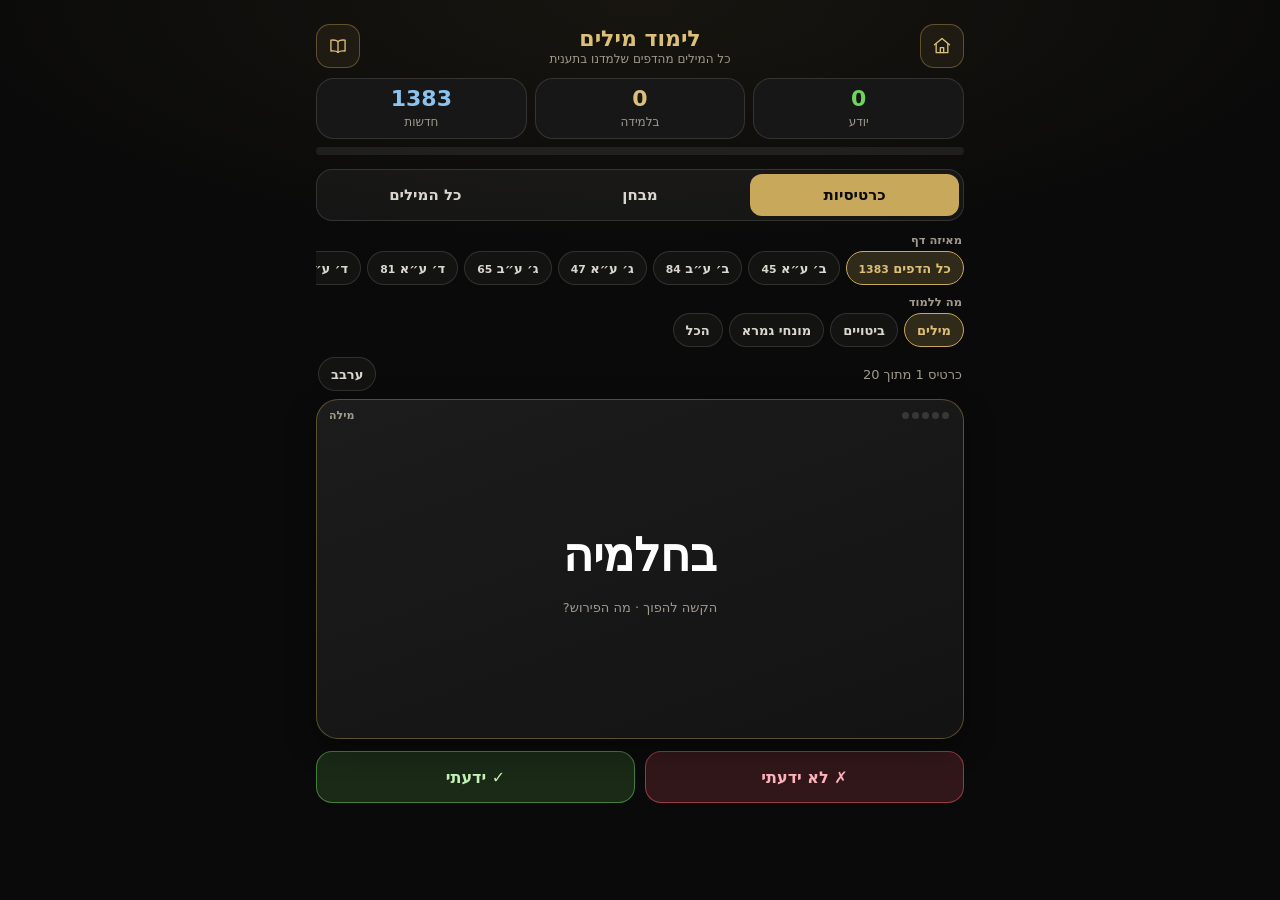
<file: words.html>
<!DOCTYPE html>
<html lang="he" dir="rtl">
<head>
<meta charset="UTF-8">
<meta name="theme-color" content="#0a0a0a">
<!-- 🔒 אבטחה (כמו ביומן של רינת, בלי סיסמה) -->
<meta http-equiv="Content-Security-Policy" content="default-src 'self'; script-src 'self' 'unsafe-inline'; style-src 'self' 'unsafe-inline' https://fonts.googleapis.com; font-src 'self' data: https://fonts.gstatic.com; img-src 'self' data: blob: https://pinto1212121212-create.github.io; connect-src 'self'; media-src 'self'; frame-src 'none'; worker-src 'self'; manifest-src 'self'; object-src 'none'; base-uri 'self'; form-action 'none'; upgrade-insecure-requests">
<meta http-equiv="X-Content-Type-Options" content="nosniff">
<meta name="referrer" content="strict-origin-when-cross-origin">
<meta http-equiv="Permissions-Policy" content="geolocation=(), microphone=(), camera=(), payment=(), usb=()">
<meta name="viewport" content="width=device-width, initial-scale=1.0, viewport-fit=cover, ">
<title>לימוד מילים — מסכת תענית</title>
<link rel="preconnect" href="https://fonts.googleapis.com">
<link rel="preconnect" href="https://fonts.gstatic.com" crossorigin>
<link href="https://fonts.googleapis.com/css2?family=Frank+Ruhl+Libre:wght@400;700;900&family=Heebo:wght@400;500;700;800;900&display=swap" rel="stylesheet">
<link rel="stylesheet" href="theme.css">
<script src="prefs.js?v=293cd828"></script>
<link rel="manifest" href="manifest.webmanifest">
<link rel="icon" href="icons/icon-192.png">
<link rel="apple-touch-icon" href="icons/apple-touch-icon.png">
<meta name="apple-mobile-web-app-capable" content="yes">
<meta name="apple-mobile-web-app-title" content="הגמרא שלי">
<meta name="apple-mobile-web-app-status-bar-style" content="black-translucent">
<script>if ('serviceWorker' in navigator && location.protocol === 'https:') { const had = !!navigator.serviceWorker.controller; window.addEventListener('load', () => navigator.serviceWorker.register('sw.js').then(r => r.update()).catch(() => {}));
  // גרסה חדשה של האתר נכנסה לפעולה: טוענים מחדש פעם אחת, כדי שיראו אותה מיד
  navigator.serviceWorker.addEventListener('controllerchange', () => { try { if (had && !sessionStorage.getItem('gemara:swrl')) { sessionStorage.setItem('gemara:swrl', '1'); location.reload(); } } catch (e) {} }); }</script>

<script>
// גרסה חדשה באתר? הדפדפן שומר עותק ישן עד 10 דקות. משווים את העותק השמור לגרסה בשרת, ואם שונה — טוענים מחדש (פעם אחת)
(async () => { try {
  const u = location.pathname, k = 'gemara:rl:' + u;
  const [a, b] = await Promise.all([fetch(u, { cache: 'force-cache' }), fetch(u, { method: 'HEAD', cache: 'no-store' })]);
  const ea = a.headers.get('etag') || a.headers.get('last-modified'), eb = b.headers.get('etag') || b.headers.get('last-modified');
  if (ea && eb && ea !== eb && !sessionStorage.getItem(k)) { sessionStorage.setItem(k, '1'); location.reload(); }
  else sessionStorage.removeItem(k);
} catch (e) {} })();
</script>
<style>
  :root { --ink: var(--t-bg); --ink-2: var(--t-bg-2); --card: var(--t-surface); --text: var(--t-text); --soft: var(--t-text-soft); --dim: var(--t-text-dim); --gold: var(--t-gold); --gold-b: var(--t-gold-b); --ok: #6fd35c; --no: #ff5d72; }
  * { box-sizing: border-box; margin: 0; padding: 0; -webkit-tap-highlight-color: transparent; }
  html, body { background: var(--ink); color: var(--text); font-family: var(--t-font); min-height: 100%; }
  body { background: radial-gradient(ellipse at 50% -10%, rgba(200,168,90,0.13), transparent 55%), radial-gradient(ellipse at 100% 100%, rgba(200,168,90,0.10), transparent 50%), linear-gradient(180deg, #0a0a0a, #121212 60%, #0a0a0a); min-height: 100vh; }
  .app { max-width: 680px; margin: 0 auto; padding: calc(10px + env(safe-area-inset-top, 0px)) 16px 40px; }
  header { display: grid; grid-template-columns: 44px 1fr 44px; align-items: center; gap: 8px; margin-bottom: 10px; }
  .ib { width: 44px; height: 44px; border-radius: 14px; border: 1px solid var(--t-line-gold); background: rgba(200,168,90,.08); color: var(--gold-b); font-size: 19px; display: grid; place-items: center; text-decoration: none; cursor: pointer; }
  h1 { text-align: center; font-size: 22px; color: var(--gold-b); line-height: 1.2; }
  h1 small { display: block; font-size: 12px; font-weight: 500; color: var(--dim); }
  /* התקדמות */
  .prog { display: flex; gap: 8px; margin: 4px 0 12px; }
  .pg { flex: 1; border-radius: var(--t-r); padding: 8px 10px; background: var(--card); border: 1px solid var(--t-line); text-align: center; }
  .pg b { display: block; font-size: 22px; line-height: 1.1; }
  .pg span { font-size: 12px; color: var(--dim); }
  .pg.k b { color: var(--ok); } .pg.l b { color: var(--gold-b); } .pg.n b { color: #8cc4ef; }
  .bar { height: 8px; border-radius: 4px; background: rgba(236,233,226,.08); overflow: hidden; display: flex; margin: -4px 0 14px; }
  .bar i { display: block; height: 100%; } .bar .k { background: var(--ok); } .bar .l { background: var(--gold); }
  /* לשוניות */
  .tabs { display: grid; grid-template-columns: repeat(3, 1fr); gap: 6px; padding: 4px; border-radius: 16px; background: rgba(236,233,226,.05); border: 1px solid var(--t-line); margin-bottom: 12px; }
  .tab { min-height: 42px; border: 0; border-radius: 12px; background: transparent; color: var(--soft); font: inherit; font-weight: 800; font-size: 15px; cursor: pointer; }
  .tab.on { background: var(--gold); color: var(--ink); }
  /* מסננים */
  .filt { display: flex; gap: 6px; overflow-x: auto; scrollbar-width: none; padding-bottom: 2px; margin-bottom: 8px; }
  .filt::-webkit-scrollbar { display: none; }
  .ch { flex: 0 0 auto; min-height: 34px; padding: 4px 12px; border-radius: 17px; border: 1px solid var(--t-line); background: rgba(236,233,226,.04); color: var(--soft); font: inherit; font-size: 13px; font-weight: 700; cursor: pointer; white-space: nowrap; }
  .ch.on { background: rgba(200,168,90,.2); border-color: var(--gold); color: var(--gold-b); }
  .fl { font-size: 11.5px; color: var(--dim); font-weight: 800; margin: 2px 2px 4px; }
  .pane { display: none; } .pane.on { display: block; animation: up .25s ease-out; }
  @keyframes up { from { opacity: 0; transform: translateY(6px); } }
  /* כרטיסייה */
  .fc-meta { display: flex; justify-content: space-between; align-items: center; font-size: 13px; color: var(--dim); margin: 8px 2px; }
  .card { position: relative; min-height: 290px; perspective: 1200px; cursor: pointer; margin-bottom: 12px; }
  .card-in { position: absolute; inset: 0; transition: transform .45s cubic-bezier(.2,.7,.2,1); transform-style: preserve-3d; }
  .card.flip .card-in { transform: rotateY(180deg); }
  .face { position: absolute; inset: 0; backface-visibility: hidden; -webkit-backface-visibility: hidden; border-radius: 22px; padding: 18px 18px 14px; display: flex; flex-direction: column; align-items: center; justify-content: center; text-align: center;
    background: linear-gradient(160deg, #1c1c1c, #131313); border: 1.5px solid var(--t-line-gold); box-shadow: var(--t-shadow); }
  .face.back { transform: rotateY(180deg); justify-content: flex-start; overflow-y: auto; }
  .lvl { position: absolute; top: 12px; right: 14px; display: flex; gap: 3px; }
  .lvl i { width: 7px; height: 7px; border-radius: 50%; background: rgba(236,233,226,.15); } .lvl i.on { background: var(--ok); }
  .ty { position: absolute; top: 9px; left: 12px; font-size: 11px; font-weight: 800; color: var(--dim); }
  .aw { font-family: var(--t-font-daf); font-size: calc(46px * var(--fz, 1)); font-weight: 900; color: #fff; line-height: 1.25; }
  .aw.ph { font-size: calc(34px * var(--fz, 1)); }
  .hint { margin-top: 16px; font-size: 13px; color: var(--dim); }
  .mean { font-size: calc(26px * var(--fz, 1)); font-weight: 800; color: var(--gold-b); margin: 18px 0 4px; line-height: 1.35; }
  .bw { font-family: var(--t-font-daf); font-size: 20px; color: var(--soft); }
  .ex { margin-top: 12px; width: 100%; text-align: right; background: rgba(236,233,226,.92); color: #101010; border-radius: 12px; padding: 8px 10px; font-family: var(--t-font-daf); font-size: calc(16px * var(--fz, 1)); line-height: 1.7; }
  .ex mark { background: #ffd770; border-radius: 4px; padding: 0 2px; }
  .ex small { display: block; font-family: var(--t-font); font-size: 11px; font-weight: 800; color: #7a6430; }
  .where { display: flex; flex-wrap: wrap; gap: 6px; justify-content: center; margin-top: 10px; }
  .where a { font-size: 12px; font-weight: 800; color: var(--gold-b); text-decoration: none; padding: 3px 9px; border-radius: 10px; border: 1px solid var(--t-line-gold); }
  .say { position: absolute; bottom: 10px; left: 10px; }
  .acts { display: grid; grid-template-columns: 1fr 1fr; gap: 10px; }
  .btn { min-height: 52px; border-radius: 16px; border: 0; font: inherit; font-weight: 900; font-size: 16px; cursor: pointer; }
  .btn.no { background: rgba(255,93,114,.16); color: #ffb3bd; border: 1.5px solid rgba(255,93,114,.5); }
  .btn.ok { background: rgba(111,211,92,.16); color: #c4f2b8; border: 1.5px solid rgba(111,211,92,.5); }
  .btn.pri { background: var(--gold); color: var(--ink); width: 100%; }
  .btn.sec { background: transparent; color: var(--gold-b); border: 1.5px solid var(--t-line-gold); width: 100%; }
  .btn:disabled { opacity: .4; }
  .done { text-align: center; padding: 30px 10px; }
  .done .big { font-size: 54px; } .done h2 { color: var(--gold-b); margin: 6px 0; } .done p { color: var(--soft); margin-bottom: 14px; }
  /* מבחן */
  .qset { background: var(--card); border: 1px solid var(--t-line); border-radius: var(--t-r-lg); padding: 14px; }
  .qset h3 { font-size: 15px; color: var(--gold-b); margin-bottom: 8px; }
  .row { display: flex; gap: 6px; flex-wrap: wrap; margin-bottom: 10px; }
  .qhead { display: flex; justify-content: space-between; align-items: center; font-size: 13px; color: var(--dim); margin-bottom: 8px; }
  .qbar { height: 6px; border-radius: 3px; background: rgba(236,233,226,.08); margin-bottom: 12px; overflow: hidden; } .qbar i { display: block; height: 100%; background: var(--gold); transition: width .3s; }
  .qq { text-align: center; padding: 20px 12px; border-radius: 20px; background: linear-gradient(160deg, #1c1c1c, #131313); border: 1.5px solid var(--t-line-gold); margin-bottom: 12px; }
  .qq small { display: block; font-size: 12.5px; color: var(--dim); margin-bottom: 6px; }
  .qq .aw { font-size: calc(40px * var(--fz, 1)); }
  .qq .mq { font-size: calc(24px * var(--fz, 1)); font-weight: 800; color: var(--gold-b); }
  .opts { display: grid; gap: 8px; }
  .opt { min-height: 54px; text-align: right; padding: 10px 14px; border-radius: 14px; border: 1.5px solid var(--t-line); background: rgba(236,233,226,.04); color: var(--text); font: inherit; font-size: calc(16px * var(--fz, 1)); font-weight: 700; cursor: pointer; display: flex; align-items: center; gap: 10px; }
  .opt .k { flex: 0 0 28px; height: 28px; border-radius: 50%; display: grid; place-items: center; background: rgba(200,168,90,.15); color: var(--gold-b); font-size: 13px; font-weight: 900; }
  .opt.daf { font-family: var(--t-font-daf); font-size: calc(21px * var(--fz, 1)); }
  .opt.right { border-color: var(--ok); background: rgba(111,211,92,.16); } .opt.right .k { background: var(--ok); color: #050505; }
  .opt.wrong { border-color: var(--no); background: rgba(255,93,114,.16); } .opt.wrong .k { background: var(--no); color: #050505; }
  .opt:disabled { cursor: default; }
  .fb { min-height: 24px; margin: 10px 2px; font-size: 14px; font-weight: 700; }
  .fb.ok { color: var(--ok); } .fb.no { color: #ffb3bd; }
  .score { text-align: center; padding: 18px 8px; }
  .score .ring { width: 130px; height: 130px; border-radius: 50%; margin: 0 auto 10px; display: grid; place-items: center; font-size: 34px; font-weight: 900; color: #fff;
    background: conic-gradient(var(--ok) calc(var(--p) * 1%), rgba(236,233,226,.1) 0); position: relative; }
  .score .ring::after { content: ''; position: absolute; inset: 12px; border-radius: 50%; background: var(--ink); }
  .score .ring span { position: relative; z-index: 1; }
  .mist { text-align: right; margin: 12px 0; display: grid; gap: 6px; }
  .mist div { padding: 8px 12px; border-radius: 12px; background: rgba(255,93,114,.08); border: 1px solid rgba(255,93,114,.3); }
  .mist b { font-family: var(--t-font-daf); font-size: 18px; margin-left: 8px; }
  /* רשימה */
  .search { width: 100%; min-height: 46px; padding: 10px 14px; border-radius: 14px; border: 1px solid var(--t-line-gold); background: rgba(236,233,226,.05); color: var(--text); font: inherit; font-size: 16px; margin-bottom: 8px; }
  .list { display: grid; gap: 6px; }
  .li { display: grid; grid-template-columns: auto 1fr auto; align-items: center; gap: 10px; padding: 9px 12px; border-radius: 14px; background: rgba(236,233,226,.04); border: 1px solid var(--t-line); cursor: pointer; text-align: right; font: inherit; color: var(--text); width: 100%; }
  .li .w { font-family: var(--t-font-daf); font-size: calc(20px * var(--fz, 1)); font-weight: 700; color: #fff; }
  .li .m { font-size: calc(14px * var(--fz, 1)); color: var(--soft); }
  .li .st { font-size: 11px; font-weight: 800; padding: 2px 8px; border-radius: 9px; white-space: nowrap; }
  .st.k { background: rgba(111,211,92,.18); color: var(--ok); } .st.l { background: rgba(200,168,90,.18); color: var(--gold-b); } .st.n { background: rgba(95,178,255,.15); color: #8cc4ef; }
  .cnt { font-size: 12.5px; color: var(--dim); margin: 6px 2px; }
  .empty { text-align: center; color: var(--dim); padding: 30px 10px; }
  .reset { margin-top: 18px; background: none; border: 0; color: var(--dim); text-decoration: underline; font: inherit; font-size: 12.5px; cursor: pointer; min-height: 36px; }
  @media (min-width: 900px) { .app { padding-top: 24px; } .card { min-height: 340px; } }
</style>
<link rel="stylesheet" href="vip.css">
</head>
<body>
<div class="app">
  <header>
    <a class="ib" href="index.html" aria-label="דף הבית"><svg class="ico" viewBox="0 0 24 24" aria-hidden="true"><path d="M3 10.5 12 3l9 7.5"/><path d="M5 9.5V20h14V9.5"/><path d="M10 20v-6h4v6"/></svg></a>
    <h1>לימוד מילים<small>כל המילים מהדפים שלמדנו בתענית</small></h1>
    <a class="ib" href="taanit.html" aria-label="חזרה ללימוד הדף"><svg class="ico" viewBox="0 0 24 24" aria-hidden="true"><path d="M12 6.5C10 5 7 4.5 3.5 5v13c3.5-.5 6.5 0 8.5 1.5"/><path d="M12 6.5C14 5 17 4.5 20.5 5v13c-3.5-.5-6.5 0-8.5 1.5"/><path d="M12 6.5v13"/></svg></a>
  </header>

  <div class="prog" aria-live="polite">
    <div class="pg k"><b id="nK">0</b><span>יודע</span></div>
    <div class="pg l"><b id="nL">0</b><span>בלמידה</span></div>
    <div class="pg n"><b id="nN">0</b><span>חדשות</span></div>
  </div>
  <div class="bar" aria-hidden="true"><i class="k" id="bK"></i><i class="l" id="bL"></i></div>

  <div class="tabs" role="tablist">
    <button class="tab" role="tab" data-t="fc">כרטיסיות</button>
    <button class="tab" role="tab" data-t="qz">מבחן</button>
    <button class="tab" role="tab" data-t="ls">כל המילים</button>
  </div>

  <div class="fl">מאיזה דף</div>
  <div class="filt" id="fRef"></div>
  <div class="fl">מה ללמוד</div>
  <div class="filt" id="fType"></div>

  <section class="pane" id="p-fc" role="tabpanel">
    <div class="fc-meta"><span id="fcInfo"></span><button class="ch" id="fcShuffle" type="button">ערבב</button></div>
    <div id="fcBox"></div>
  </section>

  <section class="pane" id="p-qz" role="tabpanel"><div id="qzBox"></div></section>

  <section class="pane" id="p-ls" role="tabpanel">
    <input class="search" id="q" type="search" placeholder="חיפוש מילה או פירוש..." aria-label="חיפוש">
    <div class="cnt" id="lsCnt"></div>
    <div class="list" id="lsBox"></div>
    <button class="reset" id="reset" type="button">איפוס ההתקדמות</button>
  </section>
</div>

<script src="data/common.js?v=b760e2dd"></script>
<script src="data/taanit/index.js?v=024536df"></script>
<script src="data/taanit/words.js?v=0ea016ff"></script>
<script src="loader.js?v=556d3fbf"></script>
<script>
// ===== לימוד מילים — כל המילים והביטויים מ״מילה במילה״, המילון והמונחים (מחושב מראש ב־data/<מסכת>/words.js) =====
// התקדמות: localStorage 'gemara:words' = { מילה: {b: תיבה 0..5, d: מתי לחזור (ms), r: נכון, w: טעות} } — שיטת לייטנר
const $ = id => document.getElementById(id);
const AMN = { '2a': 'ב׳ ע״א', '2b': 'ב׳ ע״ב', '3a': 'ג׳ ע״א', '3b': 'ג׳ ע״ב', '4a': 'ד׳ ע״א', '4b': 'ד׳ ע״ב', '5a': 'ה׳ ע״א', '5b': 'ה׳ ע״ב', '6a': 'ו׳ ע״א', '6b': 'ו׳ ע״ב', '7a': 'ז׳ ע״א', '7b': 'ז׳ ע״ב', '8a': 'ח׳ ע״א', '8b': 'ח׳ ע״ב', '9a': 'ט׳ ע״א', '9b': 'ט׳ ע״ב', '10a': 'י׳ ע״א', '10b': 'י׳ ע״ב', '11a': 'י״א ע״א', '11b': 'י״א ע״ב', '12a': 'י״ב ע״א' };
const REFS = Object.keys(AMN);
const clean = s => String(s || '').replace(/<[^>]+>/g, '').replace(/[֑-ׇ״"׳'.,:;!?()\[\]]/g, '').replace(/\s+/g, ' ').trim();
const esc = s => String(s).replace(/[&<>"]/g, c => ({ '&': '&amp;', '<': '&lt;', '>': '&gt;', '"': '&quot;' }[c]));

// --- המאגר: מחושב מראש ע״י .claude/tools/build.py (data/<מסכת>/words.js → WORDS), כך שלא טוענים את כל הדפים ---
const ALL = WORDS.map(o => ({ id: o.id || clean(o.w), w: o.w, m: o.m, type: o.t || 'w', refs: o.r.filter(r => AMN[r]), keys: o.k }));

// --- התקדמות ---
let P = {}; try { P = JSON.parse(localStorage.getItem('gemara:words') || '{}') || {}; } catch (e) {}
const save = () => { try { localStorage.setItem('gemara:words', JSON.stringify(P)); } catch (e) {} };
const DAY = 864e5, IV = [0, 0.02, 1, 3, 7, 16];   // ימים עד חזרה לפי תיבה (תיבה 1 ≈ חצי שעה)
const box = x => (P[x.id] && P[x.id].b) || 0;
const stat = x => !P[x.id] ? 'n' : box(x) >= 3 ? 'k' : 'l';
function mark(x, ok) {
  const p = P[x.id] || (P[x.id] = { b: 0, r: 0, w: 0 });
  if (ok) { p.b = Math.min(5, p.b + 1); p.r++; } else { p.b = 1; p.w++; }
  p.d = Date.now() + IV[p.b] * DAY; save(); stats();
}

// --- מסננים ---
let fRef = 'all', fType = 'w'; try { const s = JSON.parse(localStorage.getItem('gemara:wfilt') || '{}'); if (s.r) fRef = s.r; if (s.t) fType = s.t; } catch (e) {}
{ const r = new URLSearchParams(location.search).get('ref'); if (r && AMN[r]) fRef = r; }   // מדף הלימוד: taanit → words.html?ref=4b
const TYPES = [['w', 'מילים'], ['ph', 'ביטויים'], ['term', 'מונחי גמרא'], ['all', 'הכל']];
function pool() { return ALL.filter(x => (fRef === 'all' || x.refs.includes(fRef)) && (fType === 'all' || x.type === fType)); }
function chips() {
  const cnt = r => ALL.filter(x => (r === 'all' || x.refs.includes(r)) && (fType === 'all' || x.type === fType)).length;
  $('fRef').innerHTML = [['all', 'כל הדפים'], ...REFS.map(r => [r, AMN[r]])].map(([r, n]) => `<button type="button" class="ch${r === fRef ? ' on' : ''}" data-r="${r}">${n} <small>${cnt(r)}</small></button>`).join('');
  $('fType').innerHTML = TYPES.map(([t, n]) => `<button type="button" class="ch${t === fType ? ' on' : ''}" data-t="${t}">${n}</button>`).join('');
}
function setFilt(r, t) { if (r) fRef = r; if (t) fType = t; try { localStorage.setItem('gemara:wfilt', JSON.stringify({ r: fRef, t: fType })); } catch (e) {} chips(); stats(); render(); }
$('fRef').onclick = e => { const b = e.target.closest('[data-r]'); if (b) setFilt(b.dataset.r); };
$('fType').onclick = e => { const b = e.target.closest('[data-t]'); if (b) setFilt(null, b.dataset.t); };

function stats() {
  const pl = pool(), k = pl.filter(x => stat(x) === 'k').length, l = pl.filter(x => stat(x) === 'l').length;
  $('nK').textContent = k; $('nL').textContent = l; $('nN').textContent = pl.length - k - l;
  $('bK').style.width = (pl.length ? k / pl.length * 100 : 0) + '%'; $('bL').style.width = (pl.length ? l / pl.length * 100 : 0) + '%';
}
const where = x => x.refs.map(r => { const k = x.keys.find(k => k.startsWith(r + ':')); return `<a href="taanit.html#${k ? k.split(':').slice(0, 3).join('-') : r}">${AMN[r]}</a>`; }).join('');
function example(x) {
  const k = x.keys.find(k => TX.PUNCT && TX.PUNCT[k]);
  if (!k) {   // הדף של המילה עוד לא נטען: טוענים ברקע ומציירים שוב את הכרטיס
    const r = (x.keys[0] || '').split(':')[0]; if (r && masHas(r) && !PACKS.has(r)) loadPack(r).then(ok => { if (ok && typeof fc === 'function' && deck[di] === x) fc(); });
    return '';
  }
  let t = esc(clean(TX.PUNCT[k]) ? TX.PUNCT[k].replace(/<[^>]+>/g, '') : '');
  const re = new RegExp('(' + x.w.replace(/[.*+?^${}()|[\]\\]/g, '\\$&').replace(/\s+/g, '[\\s\\u0591-\\u05C7״"׳,.:;!?—-]*') + ')');
  t = t.replace(re, '<mark>$1</mark>');
  return `<div class="ex"><small>בגמרא · ${AMN[k.split(':')[0]]}</small>${t}</div>`;
}
const lvl = x => `<span class="lvl" aria-label="רמה ${box(x)} מתוך 5">${[1, 2, 3, 4, 5].map(i => `<i class="${i <= box(x) ? 'on' : ''}"></i>`).join('')}</span>`;
const TYN = { w: 'מילה', ph: 'ביטוי', term: 'מונח' };

// --- כרטיסיות ---
let deck = [], di = 0, sess = { ok: 0, no: 0 };
function buildDeck(shuffle) {
  const now = Date.now(), pl = pool();
  const due = pl.filter(x => P[x.id] && (P[x.id].d || 0) <= now && box(x) < 5).sort((a, b) => box(a) - box(b));
  const fresh = pl.filter(x => !P[x.id]);
  const rest = pl.filter(x => P[x.id] && (P[x.id].d || 0) > now).sort((a, b) => (P[a.id].d || 0) - (P[b.id].d || 0));
  let d = [...due, ...fresh.slice(0, Math.max(5, 20 - due.length))];
  if (!d.length) d = rest.slice(0, 20);
  if (shuffle) d.sort(() => Math.random() - .5);
  deck = d.slice(0, 20); di = 0; sess = { ok: 0, no: 0 };
}
function fc() {
  const box_ = $('fcBox');
  if (!pool().length) { box_.innerHTML = '<div class="empty">אין מילים במסנן הזה</div>'; $('fcInfo').textContent = ''; return; }
  if (di >= deck.length) {
    $('fcInfo').textContent = '';
    box_.innerHTML = `<div class="done"><div class="big vip-eyebrow">סבב הושלם</div><h2>סיימת סבב!</h2><p>ידעת ${sess.ok} · לחזרה ${sess.no}</p>
      <button class="btn pri" type="button" id="fcMore">עוד סבב</button><br><br><button class="btn sec" type="button" id="fcQuiz">למבחן על המילים</button></div>`;
    $('fcMore').onclick = () => { buildDeck(); fc(); }; $('fcQuiz').onclick = () => tab('qz');
    return;
  }
  const x = deck[di];
  $('fcInfo').textContent = `כרטיס ${di + 1} מתוך ${deck.length}`;
  box_.innerHTML = `<div class="card" id="card" role="button" tabindex="0" aria-label="הקשה להפוך את הכרטיס">
    <div class="card-in">
      <div class="face front">${lvl(x)}<span class="ty">${TYN[x.type]}</span><div class="aw${x.type !== 'w' ? ' ph' : ''}">${esc(x.w)}</div><div class="hint">הקשה להפוך · מה הפירוש?</div>
        ${canSpeak ? '<button type="button" class="speak-btn say" id="sayW" aria-label="השמע את המילה">🔊</button>' : ''}</div>
      <div class="face back">${lvl(x)}<div class="bw">${esc(x.w)}</div><div class="mean">${esc(x.m)}</div>${example(x)}<div class="where">${where(x)}</div></div>
    </div></div>
    <div class="acts"><button class="btn no" type="button" id="fcNo">✗ לא ידעתי</button><button class="btn ok" type="button" id="fcOk">✓ ידעתי</button></div>`;
  const card = $('card'); card.onclick = e => { if (e.target.closest('a,button')) return; card.classList.toggle('flip'); };
  card.onkeydown = e => { if (e.key === ' ' || e.key === 'Enter') { e.preventDefault(); card.classList.toggle('flip'); } };
  const sw = $('sayW'); if (sw) sw.onclick = e => { e.stopPropagation(); speak(x.w, sw); };
  $('fcOk').onclick = () => { mark(x, true); sess.ok++; di++; fc(); };
  $('fcNo').onclick = () => { mark(x, false); sess.no++; deck.push(x); di++; fc(); };
}
$('fcShuffle').onclick = () => { buildDeck(true); fc(); };

// --- מבחן ---
let QZ = null, qDir = 'a2h', qLen = 10;
try { const s = JSON.parse(localStorage.getItem('gemara:wquiz') || '{}'); if (s.d) qDir = s.d; if (s.n) qLen = s.n; } catch (e) {}
function qzSetup() {
  const n = pool().length;
  $('qzBox').innerHTML = `<div class="qset">
    <h3>מבחן על ${n} מילים</h3>
    <div class="fl">כיוון</div><div class="row">
      <button class="ch${qDir === 'a2h' ? ' on' : ''}" data-d="a2h" type="button">ארמית ← עברית</button>
      <button class="ch${qDir === 'h2a' ? ' on' : ''}" data-d="h2a" type="button">עברית ← ארמית</button>
      <button class="ch${qDir === 'mix' ? ' on' : ''}" data-d="mix" type="button">מעורב</button></div>
    <div class="fl">כמה שאלות</div><div class="row">${[10, 20, 30].map(k => `<button class="ch${qLen === k ? ' on' : ''}" data-n="${k}" type="button">${k}</button>`).join('')}</div>
    <button class="btn pri" type="button" id="qzGo" ${n < 4 ? 'disabled' : ''}>▶ התחל מבחן</button>
    ${n < 4 ? '<p class="cnt">צריך לפחות 4 מילים במסנן</p>' : '<p class="cnt">המבחן מתחיל מהמילים שקשות לך יותר.</p>'}</div>`;
  $('qzBox').querySelectorAll('[data-d]').forEach(b => b.onclick = () => { qDir = b.dataset.d; persistQ(); qzSetup(); });
  $('qzBox').querySelectorAll('[data-n]').forEach(b => b.onclick = () => { qLen = +b.dataset.n; persistQ(); qzSetup(); });
  const go = $('qzGo'); if (go) go.onclick = () => qzStart();
}
function persistQ() { try { localStorage.setItem('gemara:wquiz', JSON.stringify({ d: qDir, n: qLen })); } catch (e) {} }
function qzStart(only) {
  const pl = pool();
  let items = only || [...pl].sort((a, b) => (box(a) - box(b)) || (((P[b.id] || {}).w || 0) - ((P[a.id] || {}).w || 0)) || (Math.random() - .5)).slice(0, Math.min(qLen, pl.length)).sort(() => Math.random() - .5);
  QZ = { items, i: 0, ok: 0, wrong: [] }; qzQ();
}
function qzQ() {
  const z = QZ; if (z.i >= z.items.length) return qzEnd();
  const x = z.items[z.i], dir = qDir === 'mix' ? (Math.random() < .5 ? 'a2h' : 'h2a') : qDir;
  const pl = pool().length >= 4 ? pool() : ALL;
  const val = y => dir === 'a2h' ? y.m : y.w;
  const others = pl.filter(y => y !== x && clean(val(y)) !== clean(val(x)) && y.type === x.type);
  const src = others.length >= 3 ? others : pl.filter(y => y !== x && clean(val(y)) !== clean(val(x)));
  const opts = [x]; while (opts.length < 4 && opts.length <= src.length) { const y = src[Math.floor(Math.random() * src.length)]; if (!opts.includes(y) && !opts.some(o => clean(val(o)) === clean(val(y)))) opts.push(y); }
  opts.sort(() => Math.random() - .5);
  $('qzBox').innerHTML = `<div class="qhead"><span>שאלה ${z.i + 1} מתוך ${z.items.length}</span><span>✓ ${z.ok}</span></div>
    <div class="qbar"><i style="width:${z.i / z.items.length * 100}%"></i></div>
    <div class="qq">${dir === 'a2h' ? `<small>מה פירוש</small><div class="aw">${esc(x.w)}</div>` : `<small>איך אומרים בגמרא</small><div class="mq">${esc(x.m)}</div>`}</div>
    <div class="opts">${opts.map((o, j) => `<button type="button" class="opt${dir === 'h2a' ? ' daf' : ''}" data-j="${j}"><span class="k">${'אבגד'[j]}</span>${esc(val(o))}</button>`).join('')}</div>
    <div class="fb" id="fb" aria-live="polite"></div><button class="btn pri" type="button" id="qNext" hidden>הבא ◀</button>`;
  $('qzBox').querySelectorAll('.opt').forEach(b => b.onclick = () => {
    const o = opts[+b.dataset.j], ok = o === x;
    $('qzBox').querySelectorAll('.opt').forEach(c => { c.disabled = true; if (opts[+c.dataset.j] === x) c.classList.add('right'); });
    if (!ok) { b.classList.add('wrong'); z.wrong.push(x); } else z.ok++;
    mark(x, ok);
    $('fb').className = 'fb ' + (ok ? 'ok' : 'no');
    $('fb').innerHTML = ok ? '✓ נכון' : `<b>${esc(x.w)}</b> = ${esc(x.m)} · <span style="font-weight:500">${x.refs.map(r => AMN[r]).join(', ')}</span>`;
    const nx = $('qNext'); nx.hidden = false; nx.focus();
    nx.onclick = () => { z.i++; qzQ(); };
    if (ok) setTimeout(() => { if (QZ === z && z.items[z.i] === x) { z.i++; qzQ(); } }, 900);
  });
}
function qzEnd() {
  const z = QZ, p = Math.round(z.ok / z.items.length * 100);
  const msg = p === 100 ? 'מושלם!' : p >= 80 ? 'יפה מאוד!' : p >= 50 ? 'בדרך הנכונה' : 'עוד קצת חזרה';
  $('qzBox').innerHTML = `<div class="score"><div class="ring" style="--p:${p}"><span>${p}%</span></div><h2 style="color:var(--gold-b)">${msg}</h2>
    <p class="cnt">${z.ok} נכונות מתוך ${z.items.length}</p>
    ${z.wrong.length ? `<div class="mist">${z.wrong.map(x => `<div><b>${esc(x.w)}</b> = ${esc(x.m)}</div>`).join('')}</div>
      <button class="btn pri" type="button" id="qRe">שוב רק על הטעויות</button><br><br>` : ''}
    <button class="btn sec" type="button" id="qNew">מבחן חדש</button></div>`;
  const re = $('qRe'); if (re) re.onclick = () => qzStart([...new Set(z.wrong)].sort(() => Math.random() - .5));
  $('qNew').onclick = qzSetup;
}

// --- רשימה ---
function ls() {
  const q = clean($('q').value), pl = pool().filter(x => !q || clean(x.w).includes(q) || clean(x.m).includes(q))
    .sort((a, b) => a.id.localeCompare(b.id, 'he'));
  $('lsCnt').textContent = `${pl.length} ${fType === 'term' ? 'מונחים' : fType === 'ph' ? 'ביטויים' : 'מילים'}`;
  const SN = { k: 'יודע', l: 'לומד', n: 'חדשה' };
  $('lsBox').innerHTML = pl.length ? pl.slice(0, 400).map(x => `<button type="button" class="li" data-id="${esc(x.id)}"><span class="w">${esc(x.w)}</span><span class="m">${esc(x.m)}</span><span class="st ${stat(x)}">${SN[stat(x)]}</span></button>`).join('') : '<div class="empty">לא נמצא</div>';
}
$('q').oninput = ls;
$('lsBox').onclick = e => { const b = e.target.closest('.li'); if (!b) return; const x = W.get(b.dataset.id); if (!x) return;
  deck = [x, ...deck.filter(y => y !== x)]; di = 0; tab('fc'); fc(); setTimeout(() => { const c = $('card'); if (c) c.classList.add('flip'); }, 50); };
$('reset').onclick = () => { if (confirm('לאפס את כל ההתקדמות בלימוד המילים?')) { P = {}; save(); stats(); render(); } };

// --- לשוניות ---
let cur = 'fc'; try { cur = localStorage.getItem('gemara:wtab') || 'fc'; } catch (e) {}
if (/^#(fc|qz|ls)$/.test(location.hash)) cur = location.hash.slice(1);
function tab(t) {
  cur = t; try { localStorage.setItem('gemara:wtab', t); } catch (e) {}
  document.querySelectorAll('.tab').forEach(b => { b.classList.toggle('on', b.dataset.t === t); b.setAttribute('aria-selected', b.dataset.t === t); });
  document.querySelectorAll('.pane').forEach(p => p.classList.toggle('on', p.id === 'p-' + t));
  render();
}
function render() { if (cur === 'fc') { if (!deck.length || deck.some(x => !pool().includes(x))) buildDeck(); fc(); } else if (cur === 'qz') { if (!QZ || QZ.i >= QZ.items.length || QZ.items.some(x => !pool().includes(x))) qzSetup(); } else ls(); }
document.querySelector('.tabs').onclick = e => { const b = e.target.closest('.tab'); if (b) { if (b.dataset.t === 'qz') QZ = null; tab(b.dataset.t); } };
document.addEventListener('keydown', e => {
  if (cur === 'fc' && $('card') && !e.target.closest('input')) {
    if (e.key === 'ArrowLeft') $('fcOk').click(); else if (e.key === 'ArrowRight') $('fcNo').click();
  }
  if (cur === 'qz' && /^[1-4]$/.test(e.key)) { const o = $('qzBox').querySelectorAll('.opt')[+e.key - 1]; if (o && !o.disabled) o.click(); }
});
chips(); stats(); tab(cur);
</script>
</body>
</html>
</file>
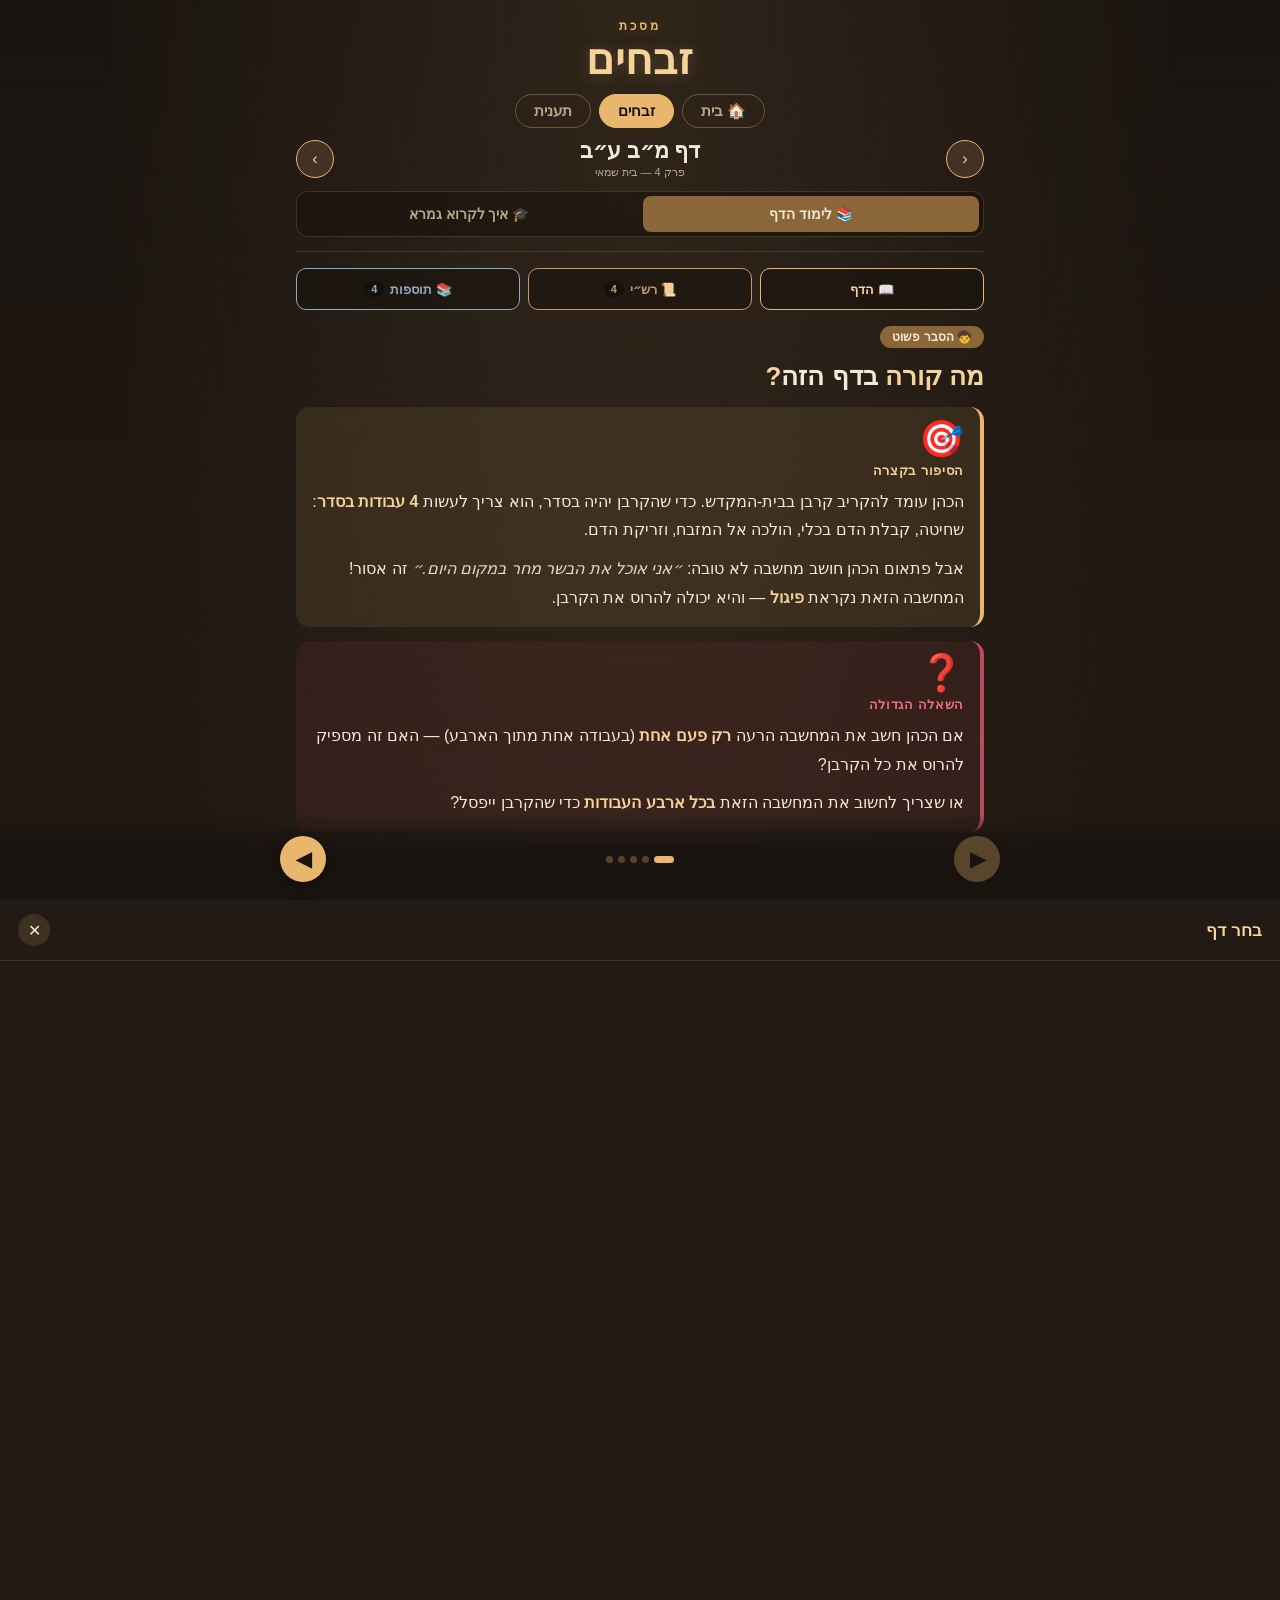
<file: zevachim.html>
<!DOCTYPE html>
<html lang="he" dir="rtl">
<head>
<meta charset="UTF-8">
<!-- 🔒 אבטחה (כמו ביומן של רינת, בלי סיסמה) -->
<meta http-equiv="Content-Security-Policy" content="default-src 'self'; script-src 'self' 'unsafe-inline'; style-src 'self' 'unsafe-inline' https://fonts.googleapis.com; font-src 'self' data: https://fonts.gstatic.com; img-src 'self' data: blob: https://pinto1212121212-create.github.io; connect-src 'self'; media-src 'self'; frame-src 'none'; worker-src 'none'; object-src 'none'; base-uri 'self'; form-action 'none'; upgrade-insecure-requests">
<meta http-equiv="X-Content-Type-Options" content="nosniff">
<meta name="referrer" content="strict-origin-when-cross-origin">
<meta http-equiv="Permissions-Policy" content="geolocation=(), microphone=(), camera=(), payment=(), usb=()">
<meta name="viewport" content="width=device-width, initial-scale=1.0, viewport-fit=cover">
<title>זבחים — אנימציה לכל המסכת</title>
<link rel="preconnect" href="https://fonts.googleapis.com">
<link rel="preconnect" href="https://fonts.gstatic.com" crossorigin>
<link href="https://fonts.googleapis.com/css2?family=Frank+Ruhl+Libre:wght@400;700;900&family=Heebo:wght@400;500;700;900&display=swap" rel="stylesheet">
<style>
  :root {
    --ink: #1a1410;
    --ink-2: #221a14;
    --parchment: #f4ead5;
    --parchment-soft: #e8dcc0;
    --parchment-dim: #b8a888;
    --gold: #e8b76d;
    --gold-bright: #f5d39a;
    --gold-deep: #8a6638;
    --gold-shadow: #5a4220;
    --crimson: #c14a5a;
    --crimson-glow: #e87080;
    --sage: #88b27a;
    --sage-glow: #a5cc97;
    --sky: #7fb3d5;
    --sky-glow: #a5cce0;
    --warm: #e89a6d;
    --flame: #ff9844;
    --rashi: #c89568;
    --tosafot: #8fa9c4;
  }

  * { margin: 0; padding: 0; box-sizing: border-box; -webkit-tap-highlight-color: transparent; }

  html, body {
    background: var(--ink);
    color: var(--parchment);
    font-family: 'Heebo', sans-serif;
    min-height: 100vh;
    overflow-x: clip;
    -webkit-font-smoothing: antialiased;
  }

  body {
    background:
      radial-gradient(ellipse at 50% 0%, rgba(232,183,109,0.1) 0%, transparent 60%),
      linear-gradient(180deg, #1a1410 0%, #221a14 60%, #1a1410 100%);
    min-height: 100vh;
  }

  .app {
    max-width: 720px;
    margin: 0 auto;
    padding: 12px 16px 110px;
  }

  /* ===== Header with navigator ===== */
  header {
    text-align: center;
    padding: 8px 0 14px;
    border-bottom: 1px solid rgba(232,183,109,0.18);
    margin-bottom: 16px;
  }

  .masechet-name {
    font-family: 'Frank Ruhl Libre', serif;
    font-size: clamp(30px, 9vw, 42px);
    line-height: 1.15;
    color: var(--gold-bright);
    font-weight: 900;
    letter-spacing: 0.02em;
    text-shadow: 0 2px 14px rgba(232,183,109,0.25);
    text-wrap: balance;
  }
  .masechet-name small {
    display: block;
    font-family: 'Heebo', sans-serif;
    font-size: 12px;
    font-weight: 700;
    letter-spacing: 0.25em;
    color: var(--gold);
    margin-bottom: 2px;
  }

  .daf-nav {
    display: grid;
    grid-template-columns: auto 1fr auto;
    gap: 10px;
    align-items: center;
    margin-top: 10px;
  }

  .nav-arrow {
    background: rgba(232,183,109,0.15);
    border: 1px solid var(--gold);
    color: var(--gold-bright);
    width: 38px;
    height: 38px;
    border-radius: 50%;
    font-size: 16px;
    cursor: pointer;
    display: flex;
    align-items: center;
    justify-content: center;
    transition: background 0.2s, transform 0.15s;
  }
  .nav-arrow:active { transform: scale(0.92); }
  .nav-arrow:disabled { opacity: 0.3; }

  .daf-display {
    text-align: center;
    cursor: pointer;
  }
  .daf-display:active { opacity: 0.7; }

  .daf-display h1 {
    font-family: 'Frank Ruhl Libre', serif;
    font-weight: 900;
    font-size: clamp(18px, 5vw, 22px);
    color: var(--parchment);
  }

  .daf-display .perek-name {
    font-size: 11px;
    color: var(--parchment-dim);
    margin-top: 2px;
  }

  /* ===== Action bar (Translation/Rashi/Tosafot) ===== */
  .action-bar {
    display: grid;
    grid-template-columns: 1fr 1fr 1fr;
    gap: 8px;
    margin-bottom: 16px;
  }

  .action-btn {
    padding: 12px 8px;
    border-radius: 10px;
    border: 1.5px solid;
    background: rgba(20,16,10,0.5);
    color: var(--parchment);
    font-family: 'Heebo', sans-serif;
    font-weight: 700;
    font-size: 13px;
    cursor: pointer;
    transition: background 0.2s, transform 0.15s;
    display: flex;
    align-items: center;
    justify-content: center;
    gap: 6px;
  }

  .action-btn:active { transform: scale(0.97); }

  .action-btn.trans {
    border-color: var(--gold);
    color: var(--gold-bright);
  }
  .action-btn.trans:hover { background: rgba(232,183,109,0.15); }

  .action-btn.rashi {
    border-color: var(--rashi);
    color: var(--rashi);
  }
  .action-btn.rashi:hover { background: rgba(200,149,104,0.15); }

  .action-btn.tos {
    border-color: var(--tosafot);
    color: var(--tosafot);
  }
  .action-btn.tos:hover { background: rgba(143,169,196,0.15); }

  .action-btn .count {
    background: rgba(0,0,0,0.3);
    padding: 2px 7px;
    border-radius: 10px;
    font-size: 11px;
    font-weight: 700;
  }

  .action-btn.disabled {
    opacity: 0.4;
    cursor: not-allowed;
  }

  /* ===== Translation modal styling ===== */
  .modal.trans { border-top-color: var(--gold); }
  .modal.trans .modal-title { color: var(--gold-bright); }

  .trans-section-header {
    font-weight: 700;
    font-size: 15px;
    color: var(--gold);
    margin: 18px 0 10px;
    padding: 8px 12px;
    background: rgba(232,183,109,0.1);
    border-radius: 6px;
    text-align: center;
    letter-spacing: 0.02em;
  }

  .trans-section-header:first-child { margin-top: 0; }

  .trans-entry {
    margin-bottom: 12px;
    background: rgba(20,16,10,0.6);
    border-radius: 10px;
    padding: 12px 14px;
    border-right: 2px solid var(--gold-deep);
  }

  .trans-aram {
    font-family: 'Frank Ruhl Libre', serif;
    font-size: 17px;
    line-height: 1.85;
    color: var(--gold-bright);
    margin-bottom: 10px;
    padding-bottom: 10px;
    border-bottom: 1px dashed rgba(232,183,109,0.3);
  }

  .trans-heb {
    font-size: 14.5px;
    line-height: 1.75;
    color: var(--parchment-soft);
  }
  .trans-heb strong { color: var(--gold-bright); }

  .trans-summary {
    font-style: italic;
    font-size: 14px;
    color: var(--parchment-dim);
    padding: 10px 14px;
    background: rgba(232,183,109,0.04);
    border-radius: 8px;
    margin-bottom: 12px;
    border-right: 2px dashed var(--gold-deep);
    line-height: 1.65;
  }

  .trans-note {
    margin-top: 16px;
    padding: 10px 14px;
    background: rgba(127,179,213,0.06);
    border: 1px dashed var(--sky);
    border-radius: 8px;
    font-size: 12.5px;
    color: var(--parchment-dim);
    line-height: 1.6;
  }
  .trans-note strong { color: var(--sky-glow); }

  /* ===== Stage ===== */
  .stage { position: relative; min-height: 60vh; }
  .scene { display: none; }
  .scene.active {
    display: block;
    animation: gentleFade 0.3s ease-out both;
  }
  @keyframes gentleFade { from { opacity: 0; } to { opacity: 1; } }

  .scene-tag {
    display: inline-block;
    background: var(--gold-deep);
    color: var(--parchment);
    font-size: 12px;
    font-weight: 700;
    padding: 4px 12px;
    border-radius: 12px;
    margin-bottom: 12px;
  }
  .scene-tag.q { background: var(--crimson); }
  .scene-tag.a { background: var(--sage); color: var(--ink); }
  .scene-tag.surprise { background: var(--flame); color: var(--ink); }

  .scene-title {
    font-family: 'Heebo', sans-serif;
    font-weight: 900;
    font-size: clamp(20px, 5.4vw, 26px);
    color: var(--gold-bright);
    margin-bottom: 12px;
    line-height: 1.25;
  }
  .scene-title .accent { color: var(--parchment); }
  .scene-title .flame-c { color: var(--flame); }
  .scene-title .water-c { color: var(--sky-glow); }

  .story {
    font-size: 16px;
    line-height: 1.8;
    color: var(--parchment-soft);
    margin-bottom: 12px;
  }
  .story p { margin-bottom: 11px; }
  .story strong { color: var(--gold-bright); font-weight: 700; }
  .story em { color: var(--parchment); background: rgba(232,183,109,0.1); padding: 0 4px; border-radius: 3px; font-style: normal; }

  .pic {
    margin: 14px 0;
    padding: 14px 10px;
    background: radial-gradient(ellipse at center, rgba(232,183,109,0.08), transparent 75%);
    border-radius: 12px;
    text-align: center;
  }
  .pic svg { max-width: 100%; height: auto; }
  .pic-caption {
    font-size: 12px;
    color: var(--gold);
    margin-top: 6px;
    font-weight: 500;
  }

  .bubble {
    background: rgba(232,183,109,0.1);
    border: 2px solid var(--gold);
    border-radius: 14px;
    padding: 12px 14px;
    margin: 12px 0;
    font-size: 15px;
    line-height: 1.7;
    color: var(--parchment);
  }
  .bubble.question { border-color: var(--crimson); background: rgba(193,74,90,0.08); }
  .bubble.answer { border-color: var(--sage); background: rgba(136,178,122,0.08); }
  .bubble.surprise { border-color: var(--flame); background: rgba(255,152,68,0.1); }

  .bubble-label {
    display: inline-block;
    font-size: 11px;
    font-weight: 700;
    padding: 3px 10px;
    border-radius: 10px;
    margin-bottom: 6px;
    background: var(--gold);
    color: var(--ink);
  }
  .bubble.question .bubble-label { background: var(--crimson); color: var(--parchment); }
  .bubble.answer .bubble-label { background: var(--sage); color: var(--ink); }
  .bubble.surprise .bubble-label { background: var(--flame); color: var(--ink); }

  .keyidea {
    background: linear-gradient(135deg, rgba(232,183,109,0.12), rgba(232,183,109,0.04));
    border: 2px dashed var(--gold);
    border-radius: 12px;
    padding: 12px 14px;
    margin: 12px 0;
    text-align: center;
  }
  .keyidea-label {
    font-size: 12px;
    color: var(--gold-bright);
    font-weight: 700;
    letter-spacing: 0.1em;
    margin-bottom: 6px;
  }
  .keyidea p { font-size: 15px; line-height: 1.6; color: var(--parchment); }
  .keyidea strong { color: var(--gold-bright); }

  /* List items */
  .m-item {
    display: grid;
    grid-template-columns: 28px 32px 1fr;
    gap: 10px;
    align-items: center;
    padding: 10px 12px;
    background: rgba(20,16,10,0.4);
    border-right: 2px solid var(--gold);
    border-radius: 4px;
    margin-bottom: 6px;
  }
  .m-item .m-num { font-size: 13px; color: var(--gold); text-align: center; font-weight: 700; }
  .m-item svg { width: 28px; height: 28px; color: var(--gold); }
  .m-name { font-weight: 700; font-size: 15px; color: var(--parchment); }
  .m-note { font-size: 11.5px; color: var(--parchment-dim); margin-top: 2px; }

  .vs-grid {
    display: grid;
    grid-template-columns: 1fr 1fr;
    gap: 8px;
    margin: 12px 0;
  }
  .vs-card { padding: 10px; border-radius: 10px; text-align: center; }
  .vs-card.a { background: rgba(232,183,109,0.1); border: 1.5px solid var(--gold); }
  .vs-card.b { background: rgba(127,179,213,0.1); border: 1.5px solid var(--sky); }
  .vs-card .emoji { font-size: 26px; margin-bottom: 4px; }
  .vs-card h5 { font-size: 14px; font-weight: 700; margin-bottom: 3px; }
  .vs-card.a h5 { color: var(--gold-bright); }
  .vs-card.b h5 { color: var(--sky-glow); }
  .vs-card p { font-size: 12.5px; color: var(--parchment-soft); line-height: 1.5; }

  .sage-quote {
    background: rgba(20,16,10,0.5);
    border-left: 3px solid var(--gold-bright);
    border-radius: 4px;
    padding: 10px 12px;
    margin: 10px 0;
  }
  .sage-quote .sage-name { font-weight: 700; color: var(--gold-bright); font-size: 13px; margin-bottom: 4px; }
  .sage-quote p { font-size: 14px; line-height: 1.6; color: var(--parchment); }

  /* ===== Empty state for stubs ===== */
  .stub {
    text-align: center;
    padding: 50px 20px;
  }
  .stub-icon { font-size: 56px; margin-bottom: 14px; opacity: 0.5; }
  .stub h3 {
    font-family: 'Heebo', sans-serif;
    font-weight: 700;
    font-size: 22px;
    color: var(--gold-bright);
    margin-bottom: 8px;
  }
  .stub p {
    color: var(--parchment-dim);
    font-size: 15px;
    line-height: 1.6;
    max-width: 360px;
    margin: 0 auto 20px;
  }
  .stub .stub-perek {
    background: rgba(232,183,109,0.08);
    border: 1px solid rgba(232,183,109,0.25);
    padding: 12px 16px;
    border-radius: 8px;
    display: inline-block;
    margin-top: 10px;
  }
  .stub .stub-perek-label {
    font-size: 11px;
    color: var(--gold);
    letter-spacing: 0.2em;
    margin-bottom: 4px;
  }
  .stub .stub-perek-name {
    font-size: 16px;
    color: var(--parchment);
    font-weight: 700;
  }

  /* ===== Modal ===== */
  .modal-overlay {
    position: fixed;
    inset: 0;
    background: rgba(0,0,0,0.7);
    z-index: 50;
    opacity: 0;
    pointer-events: none;
    transition: opacity 0.25s;
  }
  .modal-overlay.open {
    opacity: 1;
    pointer-events: auto;
  }

  .modal {
    position: fixed;
    bottom: 0;
    right: 0;
    left: 0;
    max-height: 90vh;
    background: var(--ink-2);
    border-top: 2px solid;
    border-radius: 18px 18px 0 0;
    z-index: 51;
    transform: translateY(100%);
    transition: transform 0.3s cubic-bezier(0.2, 0.7, 0.2, 1);
    display: flex;
    flex-direction: column;
  }
  .modal.open { transform: translateY(0); }
  .modal.rashi { border-top-color: var(--rashi); }
  .modal.tos { border-top-color: var(--tosafot); }

  .modal-handle {
    width: 40px;
    height: 4px;
    background: rgba(232,183,109,0.4);
    border-radius: 2px;
    margin: 10px auto 0;
  }

  .modal-header {
    padding: 12px 18px 14px;
    display: flex;
    align-items: center;
    justify-content: space-between;
    border-bottom: 1px solid rgba(232,183,109,0.15);
  }
  .modal-title {
    font-family: 'Heebo', sans-serif;
    font-weight: 900;
    font-size: 20px;
  }
  .modal.rashi .modal-title { color: var(--rashi); }
  .modal.tos .modal-title { color: var(--tosafot); }

  .modal-close {
    background: rgba(232,183,109,0.15);
    border: none;
    color: var(--parchment);
    width: 32px;
    height: 32px;
    border-radius: 50%;
    font-size: 16px;
    cursor: pointer;
  }
  .modal-close:active { transform: scale(0.92); }

  .modal-content {
    overflow-y: auto;
    padding: 16px 18px 24px;
    flex: 1;
    max-width: 720px;
    width: 100%;
    margin: 0 auto;
  }

  .meforesh-entry {
    padding: 12px 14px;
    background: rgba(20,16,10,0.5);
    border-radius: 10px;
    margin-bottom: 10px;
  }
  .modal.rashi .meforesh-entry { border-right: 3px solid var(--rashi); }
  .modal.tos .meforesh-entry { border-right: 3px solid var(--tosafot); }

  .meforesh-dh {
    display: inline-block;
    font-weight: 700;
    font-size: 14px;
    padding: 3px 10px;
    border-radius: 6px;
    margin-bottom: 8px;
  }
  .modal.rashi .meforesh-dh { background: var(--rashi); color: var(--ink); }
  .modal.tos .meforesh-dh { background: var(--tosafot); color: var(--ink); }

  .meforesh-content {
    font-size: 14.5px;
    line-height: 1.7;
    color: var(--parchment-soft);
  }
  .meforesh-content p { margin-bottom: 10px; }
  .meforesh-content p:last-child { margin-bottom: 0; }
  .meforesh-content strong { color: var(--gold-bright); }
  .meforesh-content em { color: var(--parchment); background: rgba(232,183,109,0.08); padding: 0 3px; border-radius: 2px; font-style: normal; }

  /* ===== Kushya animated diagrams (תוספות) ===== */
  .kviz {
    margin: 2px 0 16px;
    padding: 11px 10px 9px;
    background: linear-gradient(180deg, rgba(143,169,196,0.12), rgba(20,16,10,0.45));
    border: 1px solid rgba(143,169,196,0.4);
    border-radius: 12px;
    overflow: hidden;
  }
  .kviz-head {
    font-size: 12px; font-weight: 700; color: var(--tosafot);
    margin-bottom: 8px; display: flex; align-items: center; gap: 5px;
  }
  .kviz-stage {
    position: relative; display: flex; align-items: center; justify-content: center;
    gap: 9px; flex-wrap: wrap; min-height: 86px; padding: 8px 2px 2px;
  }
  .kviz-cap {
    font-size: 12px; color: var(--gold); text-align: center;
    margin-top: 9px; font-weight: 500; line-height: 1.55;
  }
  .kviz-cap strong { color: var(--gold-bright); }
  .knode {
    position: relative; display: flex; flex-direction: column; align-items: center; gap: 2px;
    background: rgba(244,234,213,0.06); border: 1.5px solid var(--parchment-dim);
    border-radius: 10px; padding: 7px 9px; min-width: 54px;
    font-size: 11px; font-weight: 600; color: var(--parchment-soft); text-align: center; line-height: 1.3;
  }
  .knode .kemoji { font-size: 22px; line-height: 1; }
  .knode.good { border-color: var(--sage); color: var(--sage-glow); background: rgba(136,178,122,0.13); }
  .knode.bad  { border-color: var(--crimson); color: var(--crimson-glow); background: rgba(193,74,90,0.13); }
  .knode.gold { border-color: var(--gold); color: var(--gold-bright); background: rgba(232,183,109,0.13); }
  .karrow { color: var(--gold); font-size: 22px; font-weight: 700; }
  .kverdict {
    position: absolute; top: -9px; left: -9px; width: 22px; height: 22px;
    border-radius: 50%; display: flex; align-items: center; justify-content: center;
    font-size: 13px; font-weight: 800; opacity: 0; z-index: 3;
  }
  .kverdict.good { background: var(--sage); color: var(--ink); }
  .kverdict.bad  { background: var(--crimson); color: #fff; }
  .ktag { font-size: 10px; font-weight: 800; padding: 2px 7px; border-radius: 20px; }
  .ktag.red   { background: var(--crimson); color: #fff; }
  .ktag.green { background: var(--sage); color: var(--ink); }
  .kstamp {
    position: absolute; top: -13px; left: 50%; background: var(--crimson); color: #fff;
    font-size: 10px; font-weight: 800; padding: 3px 8px; border-radius: 6px;
    box-shadow: 0 2px 6px rgba(0,0,0,.45); white-space: nowrap; z-index: 3;
  }
  .kbar {
    position: relative; width: 86%; height: 34px; border: 1.5px solid var(--gold);
    border-radius: 8px; overflow: hidden; background: rgba(244,234,213,0.05);
  }
  .kbar-fill {
    position: absolute; top: 0; right: 0; height: 100%; width: 0;
    background: linear-gradient(270deg, var(--crimson), var(--crimson-glow)); opacity: .55;
  }
  .kbar-lbl { position: absolute; top: 50%; transform: translateY(-50%); font-size: 11px; font-weight: 700; color: var(--parchment); z-index: 2; }
  .kchip { font-size: 11px; font-weight: 700; padding: 4px 9px; border-radius: 8px; }
  .kchip.ok { background: rgba(136,178,122,0.18); color: var(--sage-glow); border: 1px solid var(--sage); animation: kFade 3.5s ease-in-out infinite; }
  .kchip.no { background: rgba(193,74,90,0.18); color: var(--crimson-glow); border: 1px solid var(--crimson); }
  .kdots { display: inline-flex; gap: 4px; }
  .kd { width: 11px; height: 11px; border-radius: 50%; border: 1.5px solid var(--parchment-dim); background: transparent; display: inline-block; }
  .kd.on { background: var(--crimson); border-color: var(--crimson); }
  .trans-entry .kviz { margin: 12px 0 2px; }
  .trans-summary .kviz { margin: 12px 0 0; }

  @keyframes kFade   { 0%,15%{opacity:0} 35%,100%{opacity:1} }
  @keyframes kPulse  { 0%,100%{transform:scale(1)} 50%{transform:scale(1.13)} }
  @keyframes kFloatUp{ 0%,30%{transform:translateY(0);opacity:1} 75%{transform:translateY(-34px);opacity:0} 100%{opacity:0} }
  @keyframes kShake  { 0%,100%{transform:translateX(0)} 25%{transform:translateX(-4px)} 50%{transform:translateX(4px)} 75%{transform:translateX(-3px)} }
  @keyframes kBleed  { 0%,18%{width:0} 68%,100%{width:100%} }
  @keyframes kAppear { 0%,50%{opacity:0;transform:scale(.4)} 66%{opacity:1;transform:scale(1.25)} 80%,100%{opacity:1;transform:scale(1)} }
  @keyframes kFlash  { 0%,100%{opacity:.25} 50%{opacity:1} }
  @keyframes kStampC { 0%,40%{transform:translateX(-50%) translateY(-22px) scale(1.5);opacity:0} 56%{transform:translateX(-50%) translateY(0) scale(1);opacity:1} 70%{transform:translateX(-50%) scale(1.12)} 85%,100%{transform:translateX(-50%) scale(1);opacity:1} }

  .modal-empty {
    text-align: center;
    padding: 30px 20px;
    color: var(--parchment-dim);
  }
  .modal-empty .e-icon { font-size: 36px; margin-bottom: 10px; opacity: 0.5; }

  /* ===== Daf picker modal ===== */
  .picker-modal {
    position: fixed;
    inset: 0;
    background: var(--ink-2);
    z-index: 60;
    transform: translateY(100%);
    transition: transform 0.3s cubic-bezier(0.2, 0.7, 0.2, 1);
    display: flex;
    flex-direction: column;
  }
  .picker-modal.open { transform: translateY(0); }

  .picker-header {
    padding: 14px 18px;
    border-bottom: 1px solid rgba(232,183,109,0.15);
    display: flex;
    align-items: center;
    justify-content: space-between;
  }

  .picker-title {
    font-weight: 700;
    font-size: 17px;
    color: var(--gold-bright);
  }

  .picker-content {
    overflow-y: auto;
    padding: 14px 18px 24px;
    flex: 1;
  }

  .perek-section {
    margin-bottom: 16px;
  }

  .perek-header {
    font-weight: 700;
    font-size: 14px;
    color: var(--gold);
    margin-bottom: 8px;
    padding: 0 4px;
  }

  .daf-grid {
    display: grid;
    grid-template-columns: repeat(auto-fill, minmax(58px, 1fr));
    gap: 6px;
  }

  .daf-btn {
    padding: 10px 4px;
    background: rgba(20,16,10,0.5);
    border: 1px solid rgba(232,183,109,0.2);
    border-radius: 6px;
    color: var(--parchment);
    font-family: 'Heebo', sans-serif;
    font-weight: 700;
    font-size: 13px;
    cursor: pointer;
    text-align: center;
    transition: background 0.2s;
  }
  .daf-btn:active { transform: scale(0.95); }
  .daf-btn.current {
    background: var(--gold);
    color: var(--ink);
    border-color: var(--gold);
  }
  .daf-btn.has-content::after {
    content: "•";
    display: block;
    color: var(--sage-glow);
    font-size: 11px;
    margin-top: -2px;
  }

  /* ===== Bottom navigation ===== */
  .nav {
    position: fixed;
    bottom: 0;
    right: 0;
    left: 0;
    background: linear-gradient(180deg, transparent, var(--ink) 40%);
    padding: 22px 18px 18px;
    z-index: 10;
  }

  .nav-inner {
    max-width: 720px;
    margin: 0 auto;
    display: grid;
    grid-template-columns: auto 1fr auto;
    gap: 12px;
    align-items: center;
  }

  .nav-btn {
    background: var(--gold);
    color: var(--ink);
    border: none;
    width: 46px;
    height: 46px;
    border-radius: 50%;
    font-size: 20px;
    cursor: pointer;
    transition: background 0.2s, transform 0.15s;
    display: flex;
    align-items: center;
    justify-content: center;
    font-weight: 700;
    box-shadow: 0 4px 14px rgba(0,0,0,0.4);
  }
  .nav-btn:active { transform: scale(0.92); }
  .nav-btn:disabled { opacity: 0.3; }

  .progress {
    display: flex;
    gap: 5px;
    justify-content: center;
    align-items: center;
    flex-wrap: wrap;
  }
  .dot {
    width: 7px;
    height: 7px;
    border-radius: 50%;
    background: rgba(232,183,109,0.3);
    transition: background 0.25s, width 0.25s, border-radius 0.25s;
    cursor: pointer;
  }
  .dot.active {
    background: var(--gold);
    width: 20px;
    border-radius: 4px;
  }

  .scene-counter { direction: ltr; unicode-bidi: isolate; }
  .scene-counter {
    text-align: center;
    font-size: 11px;
    color: var(--parchment-dim);
    margin-top: 10px;
  }

  /* ===== Tabs ===== */
  .tabs {
    display: grid;
    grid-template-columns: 1fr 1fr;
    gap: 6px;
    margin-top: 12px;
    padding: 4px;
    background: rgba(20,16,10,0.5);
    border-radius: 12px;
    border: 1px solid rgba(232,183,109,0.18);
  }

  .tab {
    padding: 10px 8px;
    background: transparent;
    border: none;
    color: var(--parchment-dim);
    font-family: 'Heebo', sans-serif;
    font-weight: 700;
    font-size: 14px;
    border-radius: 8px;
    cursor: pointer;
    transition: background 0.25s, color 0.25s;
  }
  .tab:active { transform: scale(0.97); }
  .tab.active {
    background: var(--gold-deep);
    color: var(--parchment);
  }

  /* Hide masechet-only sections when in tutorial mode */
  body.tutorial-mode .masechet-only { display: none; }

  /* ===== Tutorial: terms (clickable Aramaic) ===== */
  .term {
    cursor: pointer;
    padding: 2px 6px;
    border-radius: 5px;
    transition: background 0.2s;
    border-bottom: 2px dotted;
    display: inline-block;
  }
  .term.statement { background: rgba(232,183,109,0.15); border-color: var(--gold); color: var(--gold-bright); }
  .term.question { background: rgba(193,74,90,0.15); border-color: var(--crimson); color: var(--crimson-glow); }
  .term.answer { background: rgba(136,178,122,0.15); border-color: var(--sage); color: var(--sage-glow); }
  .term.source { background: rgba(127,179,213,0.15); border-color: var(--sky); color: var(--sky-glow); }
  .term.distinction { background: rgba(176,143,196,0.15); border-color: #b08fc4; color: #b08fc4; }
  .term.conclusion { background: rgba(232,154,109,0.15); border-color: var(--warm); color: var(--warm); }
  .term:active { transform: scale(0.95); }

  /* ===== Tutorial: gemara text block ===== */
  .gem-block {
    background: rgba(244,234,213,0.04);
    border: 1px solid rgba(232,183,109,0.25);
    border-radius: 10px;
    padding: 14px 16px;
    margin: 12px 0;
    font-family: 'Frank Ruhl Libre', serif;
    font-size: 18px;
    line-height: 2;
    color: var(--parchment);
  }

  /* ===== Tutorial: step-by-step ===== */
  .step {
    display: grid;
    grid-template-columns: 32px 1fr;
    gap: 12px;
    margin-bottom: 10px;
    padding: 12px 14px;
    background: rgba(20,16,10,0.5);
    border-radius: 10px;
    border-right: 3px solid var(--gold);
  }
  .step-num {
    font-weight: 700;
    color: var(--gold);
    font-size: 16px;
    text-align: center;
    padding-top: 2px;
  }
  .step-aram {
    font-family: 'Frank Ruhl Libre', serif;
    font-size: 17px;
    color: var(--gold-bright);
    font-weight: 700;
    margin-bottom: 4px;
  }
  .step-trans {
    font-size: 13px;
    color: var(--parchment-soft);
    margin-bottom: 6px;
  }
  .step-fn {
    display: inline-block;
    font-size: 11px;
    padding: 2px 8px;
    border-radius: 4px;
    margin-bottom: 6px;
    font-weight: 700;
  }
  .step-fn.statement { background: rgba(232,183,109,0.2); color: var(--gold-bright); }
  .step-fn.question { background: rgba(193,74,90,0.2); color: var(--crimson-glow); }
  .step-fn.answer { background: rgba(136,178,122,0.2); color: var(--sage-glow); }
  .step-fn.source { background: rgba(127,179,213,0.2); color: var(--sky-glow); }
  .step-fn.distinction { background: rgba(176,143,196,0.2); color: #b08fc4; }
  .step-fn.conclusion { background: rgba(232,154,109,0.2); color: var(--warm); }
  .step-expl {
    font-size: 14px;
    color: var(--parchment-soft);
    line-height: 1.6;
    margin-top: 4px;
  }
  .step-expl strong { color: var(--gold-bright); }
  .step-expl em { color: var(--parchment); font-style: normal; }

  /* ===== Tutorial: vocab cards ===== */
  .vocab-card {
    background: rgba(20,16,10,0.4);
    border: 1px solid rgba(232,183,109,0.2);
    border-radius: 10px;
    padding: 12px 14px;
    margin-bottom: 10px;
  }
  .vocab-aram {
    font-family: 'Frank Ruhl Libre', serif;
    font-size: 20px;
    font-weight: 700;
    color: var(--gold-bright);
    margin-bottom: 4px;
  }
  .vocab-pron {
    font-size: 11px;
    color: var(--parchment-dim);
    font-style: italic;
    margin-bottom: 6px;
  }
  .vocab-mean {
    font-size: 14.5px;
    color: var(--parchment);
    margin-bottom: 6px;
  }
  .vocab-fn {
    font-size: 12px;
    color: var(--gold);
    font-weight: 700;
  }
  .vocab-example {
    margin-top: 8px;
    padding: 8px 10px;
    background: rgba(244,234,213,0.04);
    border-right: 2px solid var(--gold);
    border-radius: 4px;
    font-size: 13px;
    line-height: 1.6;
  }
  .vocab-example em {
    font-family: 'Frank Ruhl Libre', serif;
    color: var(--gold-bright);
    font-weight: 700;
    font-style: normal;
  }

  /* ===== Tutorial: patterns ===== */
  .pattern {
    background: rgba(232,183,109,0.05);
    border-radius: 10px;
    padding: 12px;
    margin: 12px 0;
  }
  .pattern-title {
    font-weight: 700;
    font-size: 14px;
    color: var(--gold-bright);
    margin-bottom: 8px;
  }
  .pattern-flow {
    display: flex;
    flex-direction: column;
    gap: 5px;
  }
  .pattern-step {
    display: grid;
    grid-template-columns: 32px 1fr;
    gap: 10px;
    align-items: center;
    padding: 7px 10px;
    border-radius: 6px;
  }
  .pattern-step.q { background: rgba(193,74,90,0.1); border-right: 2px solid var(--crimson); }
  .pattern-step.a { background: rgba(136,178,122,0.1); border-right: 2px solid var(--sage); }
  .pattern-step.s { background: rgba(127,179,213,0.1); border-right: 2px solid var(--sky); }
  .pattern-step.d { background: rgba(176,143,196,0.1); border-right: 2px solid #b08fc4; }
  .pattern-step .p-icon { font-size: 16px; text-align: center; }
  .pattern-step .p-label {
    font-size: 12.5px;
    font-weight: 700;
    color: var(--parchment);
  }
  .pattern-step .p-label small {
    display: block;
    font-weight: 400;
    font-size: 11px;
    color: var(--parchment-dim);
    margin-top: 2px;
  }
  .pattern-arrow {
    text-align: center;
    color: var(--gold);
    font-size: 11px;
  }

  /* ===== Tutorial: tip box ===== */
  .tip {
    background: linear-gradient(135deg, rgba(232,183,109,0.12), rgba(232,183,109,0.04));
    border: 1px dashed var(--gold);
    border-radius: 10px;
    padding: 12px 14px;
    margin: 12px 0;
  }
  .tip-label {
    font-size: 12px;
    color: var(--gold-bright);
    font-weight: 700;
    letter-spacing: 0.1em;
    margin-bottom: 6px;
  }
  .tip p {
    font-size: 14.5px;
    line-height: 1.65;
    color: var(--parchment-soft);
  }

  /* ===== Tutorial: legend ===== */
  .legend {
    display: grid;
    grid-template-columns: 1fr 1fr;
    gap: 6px;
    margin: 10px 0;
  }
  .legend-item {
    display: flex;
    align-items: center;
    gap: 7px;
    font-size: 12px;
    padding: 7px 9px;
    border-radius: 6px;
  }
  .legend-item .l-dot {
    width: 12px;
    height: 12px;
    border-radius: 50%;
    flex-shrink: 0;
  }
  .legend-item.statement { background: rgba(232,183,109,0.08); }
  .legend-item.statement .l-dot { background: var(--gold); }
  .legend-item.question { background: rgba(193,74,90,0.08); }
  .legend-item.question .l-dot { background: var(--crimson); }
  .legend-item.answer { background: rgba(136,178,122,0.08); }
  .legend-item.answer .l-dot { background: var(--sage); }
  .legend-item.source { background: rgba(127,179,213,0.08); }
  .legend-item.source .l-dot { background: var(--sky); }
  .legend-item.distinction { background: rgba(176,143,196,0.08); }
  .legend-item.distinction .l-dot { background: #b08fc4; }
  .legend-item.conclusion { background: rgba(232,154,109,0.08); }
  .legend-item.conclusion .l-dot { background: var(--warm); }

  /* ===== Term modal ===== */
  .modal.term { border-top-color: var(--gold); }
  .modal.term .modal-title { color: var(--gold-bright); }

  .modal-aram-big {
    font-family: 'Frank Ruhl Libre', serif;
    font-size: 28px;
    font-weight: 700;
    color: var(--gold-bright);
    margin-bottom: 6px;
  }
  .modal-pron {
    font-size: 11px;
    color: var(--parchment-dim);
    font-style: italic;
    margin-bottom: 10px;
  }
  .modal-fn-badge {
    display: inline-block;
    padding: 3px 10px;
    border-radius: 6px;
    font-size: 12px;
    font-weight: 700;
    margin-bottom: 10px;
  }
  .modal-mean-text {
    font-size: 15px;
    color: var(--parchment);
    margin-bottom: 12px;
    line-height: 1.6;
  }
  .modal-use {
    font-size: 14px;
    line-height: 1.7;
    color: var(--parchment-soft);
  }
  .modal-use strong { color: var(--gold-bright); }
  .modal-use em { color: var(--parchment); font-style: normal; }

  /* ===== Kid-friendly explanation boxes ===== */
  .kid-box {
    margin: 14px 0;
    padding: 14px 16px;
    border-radius: 14px;
    border-right: 4px solid;
  }
  .kid-box.setup { background: rgba(232,183,109,0.1); border-color: var(--gold); }
  .kid-box.question { background: rgba(193,74,90,0.1); border-color: var(--crimson); }
  .kid-box.answer { background: rgba(136,178,122,0.1); border-color: var(--sage); }
  .kid-box.bigidea { background: rgba(127,179,213,0.1); border-color: var(--sky); }
  .kid-box.surprise { background: rgba(255,152,68,0.1); border-color: var(--flame); }

  .kid-box .kid-icon {
    font-size: 36px;
    line-height: 1;
    margin-bottom: 6px;
  }
  .kid-box .kid-label {
    font-size: 13px;
    font-weight: 700;
    margin-bottom: 10px;
    letter-spacing: 0.05em;
  }
  .kid-box.setup .kid-label { color: var(--gold-bright); }
  .kid-box.question .kid-label { color: var(--crimson-glow); }
  .kid-box.answer .kid-label { color: var(--sage-glow); }
  .kid-box.bigidea .kid-label { color: var(--sky-glow); }
  .kid-box.surprise .kid-label { color: var(--flame); }

  .kid-box p {
    font-size: 16px;
    line-height: 1.8;
    color: var(--parchment);
    margin-bottom: 10px;
  }
  .kid-box p:last-child { margin-bottom: 0; }
  .kid-box strong { color: var(--gold-bright); }
  .kid-box em { color: var(--parchment-soft); font-style: italic; }

  @keyframes flicker { 0%, 100% { opacity: 0.7; } 50% { opacity: 1; } }
  .flame-anim { animation: flicker 2s ease-in-out infinite; }

  @media (max-width: 380px) {
    .vs-grid { grid-template-columns: 1fr; }
    .action-btn { font-size: 13px; padding: 10px 8px; }
  }

  /* ===== Taanit additions ===== */
  .verify-note {
    font-size: 12px; line-height: 1.6; color: var(--parchment-soft);
    background: rgba(232,154,109,0.12); border: 1px dashed var(--warm);
    border-radius: 10px; padding: 9px 12px; margin-bottom: 14px;
  }
  .verify-note strong { color: var(--warm); }
  .masechet-switch { display: flex; justify-content: center; gap: 6px; margin-top: 6px; }
  .masechet-switch { gap: 8px; margin-top: 10px; }
  .masechet-switch a {
    font-size: 15px; font-weight: 800; color: var(--parchment-dim); text-decoration: none;
    padding: 7px 18px; border-radius: 22px; border: 1.5px solid rgba(232,183,109,0.35);
  }
  .masechet-switch a.on { background: var(--gold); color: var(--ink); border-color: var(--gold); }

</style>
</head>
<body>

<div class="app">

  <header>
    <div class="masechet-name"><small>מסכת</small>זבחים</div>
    <div class="masechet-switch"><a href="index.html">🏠 בית</a><a href="zevachim.html" class="on">זבחים</a><a href="taanit.html" onclick="try{localStorage.setItem('gemara:last','taanit')}catch(e){}">תענית</a></div>
    <div class="daf-nav masechet-only">
      <button class="nav-arrow" id="prevDafBtn" title="דף קודם">‹</button>
      <div class="daf-display" id="dafDisplay">
        <h1 id="dafTitle">—</h1>
        <div class="perek-name" id="perekName">—</div>
      </div>
      <button class="nav-arrow" id="nextDafBtn" title="דף הבא">›</button>
    </div>
    <div class="tabs">
      <button class="tab active" data-tab="masechet">📚 לימוד הדף</button>
      <button class="tab" data-tab="tutorial">🎓 איך לקרוא גמרא</button>
    </div>
  </header>

  <div class="action-bar masechet-only">
    <button class="action-btn trans" id="transBtn">
      <span>📖 הדף</span>
    </button>
    <button class="action-btn rashi" id="rashiBtn">
      <span>📜 רש״י</span>
      <span class="count" id="rashiCount">0</span>
    </button>
    <button class="action-btn tos" id="tosBtn">
      <span>📚 תוספות</span>
      <span class="count" id="tosCount">0</span>
    </button>
  </div>

  <div class="stage" id="stage"></div>

  <div class="scene-counter" id="counter"></div>
</div>

<nav class="nav">
  <div class="nav-inner">
    <button class="nav-btn" id="prevSceneBtn" title="הקטע הקודם">▶</button>
    <div class="progress" id="progress"></div>
    <button class="nav-btn" id="nextSceneBtn" title="הקטע הבא">◀</button>
  </div>
</nav>

<!-- Modals -->
<div class="modal-overlay" id="modalOverlay"></div>

<div class="modal trans" id="transModal">
  <div class="modal-handle"></div>
  <div class="modal-header">
    <div class="modal-title">📖 תרגום הדף</div>
    <button class="modal-close" data-close="trans">✕</button>
  </div>
  <div class="modal-content" id="transContent"></div>
</div>

<div class="modal rashi" id="rashiModal">
  <div class="modal-handle"></div>
  <div class="modal-header">
    <div class="modal-title">📜 רש״י על הדף</div>
    <button class="modal-close" data-close="rashi">✕</button>
  </div>
  <div class="modal-content" id="rashiContent"></div>
</div>

<div class="modal tos" id="tosModal">
  <div class="modal-handle"></div>
  <div class="modal-header">
    <div class="modal-title">📚 תוספות על הדף</div>
    <button class="modal-close" data-close="tos">✕</button>
  </div>
  <div class="modal-content" id="tosContent"></div>
</div>

<div class="modal term" id="termModal">
  <div class="modal-handle"></div>
  <div class="modal-header">
    <div class="modal-title">📖 מילה במילון</div>
    <button class="modal-close" data-close="term">✕</button>
  </div>
  <div class="modal-content" id="termContent"></div>
</div>

<!-- Daf picker -->
<div class="picker-modal" id="pickerModal">
  <div class="picker-header">
    <div class="picker-title">בחר דף</div>
    <button class="modal-close" data-close="picker">✕</button>
  </div>
  <div class="picker-content" id="pickerContent"></div>
</div>

<script>
// =======================================================
// PEREK DATA
// =======================================================
const perakim = [
  { num: 1, name: 'כל הזבחים שלא לשמן', start: 2, startAmud: 'a' },
  { num: 2, name: 'כל הזבחים שקבלו דמן', start: 13, startAmud: 'a' },
  { num: 3, name: 'כל הפסולין', start: 27, startAmud: 'a' },
  { num: 4, name: 'בית שמאי', start: 36, startAmud: 'b' },
  { num: 5, name: 'איזהו מקומן', start: 47, startAmud: 'a' },
  { num: 6, name: 'קדשי קדשים', start: 58, startAmud: 'a' },
  { num: 7, name: 'חטאת העוף', start: 64, startAmud: 'b' },
  { num: 8, name: 'כל הזבחים שנתערבו', start: 70, startAmud: 'a' },
  { num: 9, name: 'המזבח מקדש', start: 83, startAmud: 'a' },
  { num: 10, name: 'כל התדיר', start: 89, startAmud: 'a' },
  { num: 11, name: 'דם חטאת', start: 92, startAmud: 'a' },
  { num: 12, name: 'טבול יום', start: 98, startAmud: 'b' },
  { num: 13, name: 'השוחט והמעלה', start: 106, startAmud: 'a' },
  { num: 14, name: 'פרת חטאת', start: 112, startAmud: 'a' }
];

function getPerekFor(daf, amud) {
  const pos = (d, a) => d * 2 + (a === 'b' ? 1 : 0);
  const target = pos(daf, amud);
  let p = perakim[0];
  for (const perek of perakim) {
    if (pos(perek.start, perek.startAmud) <= target) {
      p = perek;
    } else {
      break;
    }
  }
  return p;
}

// =======================================================
// AMUDIM DATA - generate stubs, then override
// =======================================================
const amudim = {};

// Generate stubs for all 238 amudim (daf 2 to 120, both sides)
for (let d = 2; d <= 120; d++) {
  for (const a of ['a', 'b']) {
    if (d === 120 && a === 'b') continue; // Zevachim ends at 120b - we'll include it
    const ref = `${d}${a}`;
    amudim[ref] = {
      daf: d,
      amud: a,
      scenes: [],
      rashi: [],
      tosafot: []
    };
  }
}
amudim['120b'] = { daf: 120, amud: 'b', scenes: [], rashi: [], tosafot: [] };

// =======================================================
// FULL CONTENT: Daf 42b
// =======================================================
amudim['42b'].scenes = [
  {
    tag: 'פתיחה',
    title: 'מה זה <span class="accent">פיגול</span>?',
    html: `
      <div class="story">
        <p>בבית המקדש הכהן מקריב קרבן. אם הוא חושב מחשבת פסול (למשל ״אני אוכל את זה מחר במקום היום״) באחת העבודות — הקרבן נפסל. זה נקרא <strong>פיגול</strong>.</p>
        <p>בקרבן בעלי-חיים יש <strong>ארבע עבודות יסוד</strong>: שחיטה, קבלת הדם, הולכת הדם, וזריקת הדם. השאלה: כמה מחשבות פסולות צריך כדי לפגל?</p>
      </div>
      <div class="keyidea">
        <div class="keyidea-label">🎯 השאלה המרכזית בדף</div>
        <p>אם הכהן חשב פיגול בחלק מהעבודות וחלק עשה בכשרות — מהו דין הקרבן?</p>
      </div>
    `
  },
  {
    tag: 'מחלוקת',
    title: 'ר׳ מאיר נגד <span class="accent">חכמים</span>',
    html: `
      <div class="vs-grid">
        <div class="vs-card a">
          <div class="emoji">⚡</div>
          <h5>ר׳ מאיר</h5>
          <p>די במחשבת פסול ב<strong>עבודה אחת</strong> כדי לפסול את כל הקרבן</p>
        </div>
        <div class="vs-card b">
          <div class="emoji">⚖️</div>
          <h5>חכמים</h5>
          <p>צריך מחשבת פסול ב<strong>כל ארבע</strong> העבודות</p>
        </div>
      </div>
      <div class="story">
        <p>זאת מחלוקת יסודית: ר׳ מאיר רואה את הקרבן כיחידה אחת — נקודה אחת של פסול מכתימה את כולו. חכמים רואים את הקרבן כצירוף של ארבעה שלבים — כל אחד עומד בפני עצמו.</p>
      </div>
    `
  },
  {
    tag: 'מקצת',
    title: 'מחשבה ב<span class="accent">מקצת</span> העבודה',
    html: `
      <div class="story">
        <p>הגמרא מעמיקה: מה הדין כשהכהן עשה מקצת המעשה במחשבת פסול ומקצת בשתיקה?</p>
      </div>
      <div class="bubble">
        <div class="bubble-label">ר׳ מאיר</div>
        <strong>״אין בו כרת עד שיפגל בשתיקה את הקומץ ואת הלבונה במחשבה״</strong> — די במחשבה אחת שמשפיעה גם על המעשה הנמשך בשתיקה.
      </div>
      <div class="bubble answer">
        <div class="bubble-label">חכמים</div>
        חולקים. צריך לפגל במפורש בכל מעשה ומעשה.
      </div>
    `
  },
  {
    tag: 'משנה',
    title: '״אלו דברים <span class="accent">שאין חייבין</span>״',
    html: `
      <div class="story">
        <p>בסוף הדף מתחילה משנה חדשה. <strong>שבעה דברים</strong> שגם אם פיגלו בהם — לא חייבים עליהם כרת:</p>
      </div>
      <div class="m-item"><div class="m-num">1</div><div></div><div><div class="m-name">הקומץ</div><div class="m-note">מתיר את שיירי המנחה</div></div></div>
      <div class="m-item"><div class="m-num">2</div><div></div><div><div class="m-name">הקטורת</div><div class="m-note">אין לה ״שיריים״ שיותרו</div></div></div>
      <div class="m-item"><div class="m-num">3</div><div></div><div><div class="m-name">הלבונה</div><div class="m-note">כקומץ — מתיר את השיריים</div></div></div>
      <div class="m-item"><div class="m-num">4</div><div></div><div><div class="m-name">מנחת כהנים</div><div class="m-note">כולה כליל</div></div></div>
      <div class="m-item"><div class="m-num">5</div><div></div><div><div class="m-name">מנחת כהן משיח</div><div class="m-note">חביתי כהן גדול</div></div></div>
      <div class="m-item"><div class="m-num">6</div><div></div><div><div class="m-name">מנחת נסכים</div><div class="m-note">אין לה מתיר עצמאי</div></div></div>
      <div class="m-item"><div class="m-num">7</div><div></div><div><div class="m-name">הדם</div><div class="m-note">בעצמו המתיר של הבשר</div></div></div>
      <div class="keyidea">
        <div class="keyidea-label">⚖️ העיקרון</div>
        <p><strong>״כל שיש לו מתירין״</strong> — מתפגל. <strong>״כל שאין לו מתירין״</strong> — אינו מתפגל.</p>
      </div>
    `
  }
];

amudim['42b'].rashi = [
  { dh: 'פיגול בקומץ', content: 'רש״י מסביר כאן באיזה מקרה הגמרא דנה — מי הוא הכהן הקומץ ובאיזה רגע נכנסה מחשבת הפסול. <strong>בקיצור:</strong> מדובר במצב שהכהן חושב על המנחה במהלך הקמיצה ש״אוכל ממנה מחר״ (חוץ לזמנו) או ״במקום אחר״ (חוץ למקומו).' },
  { dh: 'הקומץ והלבונה', content: 'רש״י מבהיר ששני אלה <em>שניהם יחד</em> ה״מתירים״ של המנחה. הקומץ — הוא חופן הקמח שעולה למזבח. הלבונה — קטורת ריחנית שנלווית אליו. שניהם נשרפים, ורק אז שאר הקמח מותר לאכילת הכהנים.' },
  { dh: 'במקצת', content: 'רש״י מסביר את המושג: כשהכהן עשה <strong>חלק</strong> מהקמיצה במחשבה ו<strong>חלק</strong> בשתיקה. ר׳ מאיר אומר שגם זה פיגול — המחשבה הראשונה ״צובעת״ גם את החלק השני שנעשה בשתיקה.' },
  { dh: 'שאין חייבין', content: 'רש״י מדגיש שהמשנה אומרת ״אין חייבין״ — כלומר אין חיוב <em>כרת</em> על אכילתם. הם עדיין נפסלים בפיגול במובן שלא יקריבו אותם, אבל אין כרת לאוכלם.' }
];

amudim['42b'].tosafot = [
  {
    dh: 'הא במאן',
    content: `
      <div class="kviz">
        <div class="kviz-head">🎬 הקושיה בתנועה — של מי הברייתא ״שיריים מעכבן״?</div>
        <div class="kviz-stage">
          <div class="knode"><span class="kverdict bad" style="animation:kAppear 4.5s infinite .3s">✗</span><span class="kemoji">⚡</span>ר״מ<br><span style="opacity:.7">עבודה אחת מספיקה</span></div>
          <div class="knode"><span class="kverdict bad" style="animation:kAppear 4.5s infinite 1.6s">✗</span><span class="kemoji">👥</span>חכמים<br><span style="opacity:.7">צריך כל 4</span></div>
          <div class="knode"><span class="kverdict good" style="animation:kAppear 4.5s infinite 2.9s">✓</span><span class="kemoji">🧩</span>שיטה ג׳<br><span style="opacity:.7">שיריים=חלק מהקרבן</span></div>
        </div>
        <div class="kviz-cap">הברייתא לא מתאימה לר״מ ולא לחכמים — ולכן חייבת להיות <strong>שיטה שלישית</strong></div>
      </div>
      <p><strong>הקשר בגמרא:</strong> במהלך הסוגיה הגמרא מצטטת ברייתא שאומרת <em>״שיריים מעכבן״</em> — השיריים של המנחה מעכבים את כפרת הקרבן. כלומר, אם השיריים נפסלו — הכפרה לא חלה.</p>

      <p><strong>הקושיה:</strong> תוספות שואלים — <em>מי</em> בדיוק התנא של הברייתא הזאת? לפי שיטת ר׳ מאיר היא לא יכולה להיות, כי הוא לא צריך שהשיריים יהיו תקפים — די לו במחשבת פיגול בעבודה אחת. ולפי חכמים גם זה לא הולך — הם דורשים מחשבת פיגול בכל ארבע העבודות, לא דרך השיריים.</p>

      <p><strong>התירוץ:</strong> תוספות מציעים שזאת <strong>שיטה שלישית</strong> — דעת יחיד שלא הוצגה במחלוקת המרכזית. שיטה זו רואה את השיריים כחלק אינטגרלי מהמנחה — לא ״תוצר לוואי״ אלא חלק מהקרבן עצמו. ולכן ״עיכוב״ שלהם משמעותי כמו עיכוב של עבודה.</p>

      <p><strong>השלכה:</strong> מהדיון הזה למדים שיש לפחות שלוש שיטות בסוגיית פיגול במנחה: ר׳ מאיר (אחת מספיקה), חכמים (צריך הכל), ושיטה שלישית (השיריים כחלק מהמערכת).</p>
    `
  },
  {
    dh: 'הקומץ',
    content: `
      <div class="kviz">
        <div class="kviz-head">🎬 הקושיה בתנועה — למה דווקא קומץ + לבונה?</div>
        <div class="kviz-stage">
          <div class="knode gold" style="animation:kPulse 3s ease-in-out infinite"><span class="kemoji">🤚</span>קומץ</div>
          <div class="knode gold" style="animation:kPulse 3s ease-in-out infinite .5s"><span class="kemoji">🌿</span>לבונה</div>
          <span class="karrow">←</span>
          <div class="knode good"><span class="kemoji">🍞</span>מתירים את<br>אותם שיריים</div>
        </div>
        <div class="kviz-cap">זוג מושלם: שניהם מתירים את <strong>אותו דבר</strong>, נשרפים יחד, ותלויים זה בזה</div>
      </div>
      <p><strong>הקשר בגמרא:</strong> הגמרא מתמקדת במחלוקת על קומץ ולבונה דווקא, למרות שהמשנה מונה שבעה דברים שאינם מתפגלים.</p>

      <p><strong>הקושיה:</strong> תוספות שואלים — אם הכלל אמור לחול על כל שבעת הדברים, למה הגמרא בוחרת להציג את כל המחלוקת דרך קומץ ולבונה דווקא? היה צריך להציג את המקרה הכי כללי, או לפחות את הראשון ברשימה. למה הזוג הזה?</p>

      <p><strong>התירוץ:</strong> תוספות מסבירים שהבחירה אינה אקראית — קומץ ולבונה הם <strong>״מודל פדגוגי״ מושלם</strong>:</p>

      <p>• שניהם מתירים את <em>אותו הדבר</em> — השיריים<br>
      • שניהם נשרפים יחד על המזבח<br>
      • הם תלויים זה בזה — שניהם חייבים לעלות כדי שהשיריים יהיו מותרים<br>
      • אם פיגלת באחד מהם — מה הדין של השני?</p>

      <p><strong>השלכה:</strong> שאר חמשת הדברים במשנה (קטורת, מנחת כהנים וכו׳) אינם מצטרפים לזוגות כאלה — הם מקרים מבודדים. רק קומץ ולבונה יוצרים את ה״ניסיון״ ההלכתי שמדגים את הכלל בצורה הכי חדה.</p>
    `
  },
  {
    dh: 'ר״מ אומר',
    content: `
      <div class="kviz">
        <div class="kviz-head">🎬 הקושיה בתנועה — איך ״שתיקה״ מתפגלת?</div>
        <div class="kviz-stage" style="flex-direction:column;gap:6px">
          <div class="kbar">
            <div class="kbar-fill" style="animation:kBleed 4s ease-in-out infinite"></div>
            <span class="kbar-lbl" style="right:9%">מחשבת פיגול</span>
            <span class="kbar-lbl" style="right:60%">שתיקה</span>
          </div>
          <div style="font-size:11px;color:var(--parchment-dim)">⟵ מהלך הקמיצה</div>
        </div>
        <div class="kviz-cap">לר״מ: המחשבה בתחילת הקמיצה ״צובעת״ את <strong>כל</strong> הפעולה — גם החלק השקט</div>
      </div>
      <p><strong>הקשר בגמרא:</strong> ר׳ מאיר אומר שפיגול חל גם כשהכהן עשה <em>מקצת</em> הקמיצה במחשבת פיגול ואת השאר בשתיקה. זה החידוש המהפכני שלו.</p>

      <p><strong>הקושיה:</strong> איך זה ייתכן? יש לנו כלל שמחשבת פיגול חייבת להיות <em>בעת המעשה</em>. בשלב השני — כשהכהן עושה את חצי הקמיצה השני — אין מחשבה! הוא שותק. אז מה גורם לפיגול בחלק הזה?</p>

      <p><strong>תירוץ ראשון — ״צביעת המעשה״:</strong> ר׳ מאיר סובר שמחשבה אחת בתחילת הפעולה ״מתפשטת״ ומתפרשת על כל הפעולה. כאילו המחשבה ״מצפינה״ את כל הקמיצה — גם החלק שיעשה אחר-כך בשתיקה. כל עוד הכהן לא ביטל אותה במפורש.</p>

      <p><strong>תירוץ שני — ״יחידת מעשה אחת״:</strong> או שזה בנוי על עיקרון אחר — הקמיצה היא <em>מעשה אחד</em> מבחינה הלכתית, גם אם יש לה שלבים. ולכן מספיק שתהיה מחשבת פיגול ברגע אחד שלה.</p>

      <p><strong>ההבדל המעשי בין התירוצים:</strong> אם הכהן ביטל את המחשבה במפורש באמצע — לפי התירוץ הראשון החלק השני כשר. לפי השני — גם ביטול לא יעזור, כי המעשה כבר ״נצבע״ בתחילתו.</p>

      <p><strong>קושיה נוספת ותירוצה:</strong> אם זה כך — איך חכמים חולקים? תוספות מסבירים שחכמים סוברים שהמעשה <em>מתחלק לשלבים</em>, וכל שלב הוא ״מעשה״ עצמאי לעניין פיגול. כל שלב צריך מחשבה משלו.</p>
    `
  },
  {
    dh: 'אילו דברים',
    content: `
      <div class="kviz">
        <div class="kviz-head">🎬 הקושיה בתנועה — על מי ״נחתם״ הפיגול?</div>
        <div class="kviz-stage">
          <div class="knode"><span class="kverdict bad" style="top:-9px;right:-9px;left:auto;animation:kFlash 3s ease-in-out infinite">✗</span><span class="kemoji">🤚</span>קומץ<br><span style="opacity:.7">המתיר = תהליך</span></div>
          <span class="karrow">←</span>
          <div class="knode good"><span class="kstamp" style="animation:kStampC 3s ease-in-out infinite">פיגול</span><span class="kemoji">🍞</span>שיריים<br><span style="opacity:.7">המוצר הסופי</span></div>
        </div>
        <div class="kviz-cap">הפיגול חל על ה<strong>מוצר</strong> (שיריים) — לא על המתיר, שהוא רק תהליך</div>
      </div>
      <p><strong>הקשר בגמרא:</strong> המשנה מציגה את הכלל הגדול — דברים שהם בעצמם ״מתירים״ אינם מתפגלים. הקומץ למשל הוא המתיר של השיריים.</p>

      <p><strong>הקושיה הראשונה:</strong> תוספות תוהים על ה״סתירה הלוגית״ — אם הקומץ הוא המתיר, ואם מחשבת פיגול בו פוסלת את השיריים — אז למה הקומץ עצמו לא נפסל? אותה מחשבה שגורמת לפיגול אצל השיריים — למה לא גורמת לפיגול אצל הקומץ?</p>

      <p><strong>הקושיה השנייה:</strong> גם אם הקומץ הוא ״המתיר״ — הוא בכל זאת חפץ פיזי שיכול להיות בעל פסול. למה הסטטוס שלו כ״מתיר״ מציל אותו מפיגול?</p>

      <p><strong>התירוץ:</strong> תוספות מסבירים שזה לא ״סתירה״ אלא תכונה מהותית של ההגדרה ההלכתית של פיגול. פיגול הוא <em>תוצאה</em> של מתיר פסול — הוא חל על ה<strong>מוצר הסופי</strong> (השיריים) של מעשה פסול. המתיר עצמו, בהגדרה, אינו ״מוצר״ אלא ״תהליך״. ולכן הוא לא יכול להיות פיגול במובן ההלכתי.</p>

      <p><strong>השלכה:</strong> זה מסביר גם את שאר הרשימה במשנה: קטורת, מנחת כהנים ומנחת כהן משיח — כולן ״עולות לאש״ בלי להותיר מוצר. לעומת זאת, מנחת ישראל יש בה ״תוצר״ (השיריים) ולכן <em>היא</em> יכולה להיות פיגול.</p>
    `
  }
];

// =======================================================
// FULL CONTENT: Daf 43a
// =======================================================
amudim['43a'].scenes = [
  {
    tag: 'פתיחה',
    title: 'דף חדש — <span class="accent">פצצה בגמרא</span>',
    html: `
      <div class="story">
        <p>הדף ממשיך את המשנה מדף מ״ב על שבעת הדברים שלא מתפגלים, ופותח בכלל גדול: <strong>״כל שיש לו מתירין — בין לאדם בין למזבח — חייבין עליו משום פיגול״</strong>.</p>
        <p>ואז הגמרא משליכה חידוש מפתיע: <strong>עולא טוען שהאש של המזבח יכולה למחוק את הפיגול עצמו!</strong> 🔥</p>
      </div>
      <div class="pic">
        <svg viewBox="0 0 240 140" width="100%" height="140">
          <g transform="translate(120, 80)">
            <rect x="-35" y="0" width="70" height="40" stroke="var(--gold)" stroke-width="2" fill="rgba(232,183,109,0.08)"/>
            <rect x="-40" y="-6" width="80" height="8" stroke="var(--gold)" stroke-width="2" fill="rgba(232,183,109,0.15)"/>
            <g class="flame-anim">
              <path d="M 0 -6 Q -12 -32 -2 -50 Q 0 -36 0 -28 Q 6 -42 14 -38 Q 10 -22 0 -6 Z" fill="var(--flame)" opacity="0.85"/>
              <path d="M -6 -10 Q -12 -28 -4 -38 Q -2 -28 -2 -24 Q 0 -32 4 -30 Q 2 -20 -6 -10 Z" fill="var(--gold-bright)" opacity="0.7"/>
            </g>
          </g>
          <text x="40" y="40" fill="var(--crimson-glow)" font-size="32" font-weight="700">?</text>
          <text x="200" y="40" fill="var(--crimson-glow)" font-size="32" font-weight="700">?</text>
        </svg>
        <div class="pic-caption">האש המטהרת — שאלת הדף</div>
      </div>
    `
  },
  {
    tag: 'מחלוקות',
    title: 'שתי מחלוקות <span class="accent">במשנה</span>',
    html: `
      <div class="story">
        <p>במשנה יש שתי מחלוקות פנימיות:</p>
        <p><strong>מחלוקת 1 — נסכים:</strong></p>
      </div>
      <div class="vs-grid">
        <div class="vs-card a">
          <div class="emoji">🍷</div>
          <h5>ר׳ מאיר</h5>
          <p>רק נסכים <strong>בפני עצמם</strong> לא מתפגלים</p>
        </div>
        <div class="vs-card b">
          <div class="emoji">🍷🐄</div>
          <h5>חכמים</h5>
          <p>אפילו נסכים <strong>עם קרבן</strong> לא מתפגלים</p>
        </div>
      </div>
      <div class="story">
        <p><strong>מחלוקת 2 — לוג שמן של מצורע:</strong></p>
      </div>
      <div class="vs-grid">
        <div class="vs-card a">
          <div class="emoji">🌿</div>
          <h5>ר׳ שמעון</h5>
          <p>לוג שמן <strong>לא</strong> מתפגל</p>
        </div>
        <div class="vs-card b">
          <div class="emoji">🩸</div>
          <h5>ר׳ מאיר</h5>
          <p>לוג שמן <strong>כן</strong> מתפגל — דם האשם מתירו</p>
        </div>
      </div>
    `
  },
  {
    tag: 'פצצה',
    title: 'עולא משליך <span class="flame-c">פצצה</span>',
    html: `
      <div class="sage-quote">
        <div class="sage-name">📜 עולא אומר</div>
        <p><strong>״קומץ פיגול שהעלהו על המזבח — פקע פיגולו ממנו״</strong></p>
        <p style="margin-top: 6px; font-size: 12px; color: var(--parchment-dim);">קומץ שכבר נעשה פיגול, ובטעות עלה על המזבח — הפיגול ״ברח״ ממנו!</p>
      </div>
      <div class="story">
        <p>הגיון של עולא: אם הקומץ הזה יכול להפוך דברים אחרים לפיגול (את השיריים), <strong>קל וחומר</strong> שצריך להיות יכול להיות פיגול בעצמו. אבל המשנה אומרת שלא — אז למה?</p>
      </div>
      <div class="bubble answer">
        <div class="bubble-label">💡 התשובה</div>
        כי <strong>האש של המזבח</strong> ״מנקה״ אותו. ברגע שהוא עולה לאש — הפיגול בורח.
      </div>
    `
  },
  {
    tag: 'הרחבה',
    title: 'ר׳ יוחנן <span class="flame-c">מרחיב</span>',
    html: `
      <div class="sage-quote">
        <div class="sage-name">📜 רב יצחק בשם ר׳ יוחנן</div>
        <p><strong>״פיגול, נותר וטמא — שעלו על גבי המזבח, פקע איסורן מהן״</strong></p>
      </div>
      <div class="story">
        <p>ר׳ יוחנן מזהה <strong>שלושה איסורים</strong> שהאש מטהרת:</p>
      </div>
      <div class="m-item"><div class="m-num">1</div><div></div><div><div class="m-name">פיגול</div><div class="m-note">קרבן שנפסל במחשבת חוץ לזמנו</div></div></div>
      <div class="m-item"><div class="m-num">2</div><div></div><div><div class="m-name">נותר</div><div class="m-note">בשר שנשאר אחרי הזמן</div></div></div>
      <div class="m-item"><div class="m-num">3</div><div></div><div><div class="m-name">טמא</div><div class="m-note">בשר שנגע בטומאה</div></div></div>
      <div class="keyidea">
        <div class="keyidea-label">🔥 העיקרון</div>
        <p>אסור להעלות את אלה לכתחילה. <strong>אבל אם כבר עלו</strong> — האש מתקנת, האיסור מסתלק.</p>
      </div>
    `
  },
  {
    tag: 'התנגדות',
    title: '״<span class="accent">מזבח</span> נעשה <span class="water-c">מקווה</span>?״',
    html: `
      <div class="sage-quote">
        <div class="sage-name">😱 רב חסדא קופץ</div>
        <p style="font-size: 17px; color: var(--crimson-glow); font-weight: 700;">״אטו מזבח מקווה הוא?!״</p>
        <p style="margin-top: 6px; font-size: 12px; color: var(--parchment-dim);">מה זה?! המזבח הפך למקווה?!</p>
      </div>
      <div class="story">
        <p>רב חסדא מקשה: <strong>מים</strong> זה כלי טיהור. <strong>אש</strong> זה כלי השמדה. הם הפכים! איך אש יכולה לעשות את העבודה של מים?</p>
      </div>
      <div class="bubble question">
        <div class="bubble-label">❓ הקושיה החריפה</div>
        אם כל מה שעולה לאש מתטהר — אז המזבח הוא כמו מקווה! זה רעיון חדש לגמרי שאין לו מקור.
      </div>
    `
  },
  {
    tag: 'מסקנה',
    title: 'רבינא <span class="accent">פותר</span>',
    html: `
      <div class="story">
        <p>אחרי דיון, <strong>רבינא</strong> מסכים עם ר׳ יוחנן אבל מסביר את ההבדל:</p>
      </div>
      <div class="vs-grid">
        <div class="vs-card b">
          <div class="emoji">💧</div>
          <h5>מקווה</h5>
          <p>מטהר אותך <strong>בשלמותך</strong> — נכנס שלם, יצא שלם וטהור</p>
        </div>
        <div class="vs-card a">
          <div class="emoji">🔥</div>
          <h5>אש המזבח</h5>
          <p>מטהרת רק על-ידי <strong>השמדה</strong> — הקרבן ״נטהר״ ע״י שריפה</p>
        </div>
      </div>
      <div class="keyidea">
        <div class="keyidea-label">💎 הפשרה</div>
        <p>שניהם יכולים לטהר — <strong>אבל ייחודה של מקווה</strong> שהיא משאירה אותך שלם, ללא מחיר.</p>
      </div>
    `
  }
];

amudim['43a'].rashi = [
  { dh: 'אלו דברים שאין חייבין', content: 'רש״י מסביר שכל הדברים הללו אינם מתפגלים כי <em>אין להם מתיר אחר</em> — הם בעצמם המתירים. הקומץ והלבונה מתירים את השיריים; הקטורת מנחת כהנים ומנחת כהן משיח כולן עולות לאש ואין מהן אכילה.' },
  { dh: 'הנסכים הבאים בעצמן', content: 'רש״י מבהיר במה מדובר: יין ושמן שמקריבים <strong>בלי קרבן בעלי-חיים</strong>. אלה נסכים שבאים בפני עצמם, כגון בנדבת יחיד. למה לא מתפגלים? כי גם הם בעצמם המתירים.' },
  { dh: 'דם האשם מתירו', content: 'רש״י על שיטת ר׳ מאיר ביחס ללוג שמן של מצורע. <strong>איך הדם מתיר את השמן?</strong> הדם של קרבן האשם של המצורע נותן על אזנו ובהונו, ורק אחר כך נותנים מהשמן. אז יש כאן שני שלבים — והדם הוא ה״מתיר״ של השמן.' },
  { dh: 'קומץ פיגול', content: 'רש״י על דברי עולא — מסביר את המקרה במדויק: הכהן כבר עשה את המנחה לפיגול במחשבה, ואז הקריב את הקומץ הזה על המזבח. עולא חידש שהאש מסירה את הפיגול מהקומץ עצמו, גם אם הוא היה אסור במקור.' },
  { dh: 'אטו מזבח', content: 'רש״י מסביר את התרעמותו של רב חסדא — הוא מזועזע מהרעיון שהאש יכולה ״לטהר״ כמו מקווה. <em>״אטו״</em> = ״האם״ בארמית, בלשון תמיהה. כלומר: ״האם באמת אתה מציע שמזבח = מקווה?!״' }
];

amudim['43a'].tosafot = [
  {
    dh: 'כל שיש לו מתירין',
    content: `
      <div class="kviz">
        <div class="kviz-head">🎬 הקושיה בתנועה — שני תנאים לפיגול</div>
        <div class="kviz-stage">
          <div class="knode gold" style="animation:kPulse 3.4s ease-in-out infinite"><span class="kemoji">🔑</span>תנאי א׳<br><span style="opacity:.7">יש מתיר כלשהו</span></div>
          <span class="karrow">←</span>
          <div class="knode gold" style="animation:kPulse 3.4s ease-in-out infinite 1.1s"><span class="kemoji">🎯</span>תנאי ב׳<br><span style="opacity:.7">המתיר הרלוונטי</span></div>
          <span class="karrow">←</span>
          <div class="knode good" style="animation:kFade 3.4s ease-in-out infinite 1.7s"><span class="kemoji">✓</span>פיגול חל</div>
        </div>
        <div class="kviz-cap">צריך את <strong>שני</strong> התנאים: גם שיהיה מתיר, וגם שהוא המתיר הנכון לפעולה</div>
      </div>
      <p><strong>הקשר בגמרא:</strong> בסיום המשנה מופיע כלל גורף — ״כל שיש לו מתירין בין לאדם בין למזבח חייבין עליו משום פיגול״. כלומר: אם יש לדבר מישהו שמתיר אותו — בין לאכילה, בין להקטרה — הוא יכול להיות פיגול.</p>

      <p><strong>הקושיה:</strong> תוספות מקשים — אם הכלל באמת כולל ״בין לאדם בין למזבח״ באופן שווה, איך זה מסתדר עם מקרים בגמרא שבהם נראה שצריך דווקא סוג מסוים של מתיר? למשל, יש מקומות שבהם רואים שצריך מתיר לאכילה ספציפי. אם שני הסוגים שווים — למה ההלכה לפעמים מבדילה?</p>

      <p><strong>התירוץ:</strong> הכלל של המשנה מתאר את הרמה <em>הראשונה</em> — מי בכלל ״ראוי״ להיות פיגול. ויש שני קריטריונים מצטרפים:</p>

      <p>• <strong>קריטריון א׳ — כלל:</strong> שיהיה איזשהו מתיר — אחרת אין על מה לדבר, אין פיגול<br>
      • <strong>קריטריון ב׳ — פרטי:</strong> שיהיה המתיר ה<em>רלוונטי</em> לפעולה הספציפית שאוכלים או מקטירים</p>

      <p><strong>השלכה:</strong> שני התנאים צריכים להתקיים. בלי הראשון — אין הליך פיגול בכלל. בלי השני — יש פיגול אבל לא חל על המעשה הספציפי.</p>
    `
  },
  {
    dh: 'דם האשם מתירו',
    content: `
      <div class="kviz">
        <div class="kviz-head">🎬 הקושיה בתנועה — דם האשם כ״מפתח״</div>
        <div class="kviz-stage">
          <div class="knode bad" style="animation:kPulse 3s ease-in-out infinite"><span class="kemoji">🔑</span>דם האשם</div>
          <span class="karrow">←</span>
          <div class="knode"><span class="kverdict good" style="animation:kAppear 3s ease-in-out infinite 1.2s">🔓</span><span class="kemoji">🫒</span>לוג שמן<br><span style="opacity:.7">קרבן עצמאי</span></div>
          <span class="karrow">←</span>
          <div class="knode good" style="animation:kFade 3s ease-in-out infinite 1.6s"><span class="kemoji">👆</span>בהונות<br>+ הקטרה</div>
        </div>
        <div class="kviz-cap">הדם הוא ה<strong>מפתח</strong> שמכניס את השמן לתהליך — וזה בדיוק תפקיד של ״מתיר״</div>
      </div>
      <p><strong>הקשר בגמרא:</strong> ר׳ מאיר טוען שלוג שמן של מצורע <em>כן</em> מתפגל — בניגוד לר׳ שמעון. הסיבה: ״דם האשם מתירו״ — הדם של קרבן האשם של המצורע הוא ה״מתיר״ של השמן.</p>

      <p><strong>הקושיה הראשונה:</strong> תוספות שואלים — אם דם האשם הוא המתיר, הוא מתיר רק לדבר אחד (השמן). אבל בדרך כלל המושג ״מתיר״ מדבר על משהו שמתיר דבר <em>אחר</em> ונפרד. כאן השמן הוא חלק מתהליך המצורע, לא דבר נפרד עצמאי.</p>

      <p><strong>הקושיה השנייה:</strong> ואם השמן זקוק למתיר — הרי הוא הופך ל״מותר״. אבל למצורע השמן הוא חלק מהתהליך, לא ״מותר לאכילה״ במובן הרגיל של ״מותר לכהנים״.</p>

      <p><strong>התירוץ:</strong> תוספות מסבירים שהשמן הוא <em>קרבן עצמאי</em> מבחינה הלכתית, אף שהוא בא יחד עם האשם. יש לו ״גוף״ של קרבן בפני עצמו: יש בו מתן בהונות (נותנים שמן על אזן ובוהן של המצורע), יש בו הקטרה. הדם של האשם הוא ה<strong>״מפתח״</strong> שמכניס אותו לתהליך — בלעדיו, השמן לא יכול לפעול. וזה בדיוק התפקיד של ״מתיר״.</p>

      <p><strong>השלכה:</strong> ההיגיון של ר׳ מאיר הוא ״תהליך פותח״ במקום ״התרת אכילה״ — שמתיר זה כל מה שמכניס לתהליך. ר׳ שמעון חולק כי הוא מתמקד יותר במשמעות המסורתית של ״מתיר״ — דבר שמתיר אכילה ספציפית.</p>
    `
  },
  {
    dh: 'פקע פיגולו',
    content: `
      <div class="kviz">
        <div class="kviz-head">🎬 הקושיה בתנועה — ״פקע פיגולו ממנו״</div>
        <div class="kviz-stage" style="gap:6px">
          <div class="knode">
            <span class="ktag red" style="position:absolute;top:-12px;left:-6px;animation:kFloatUp 4s ease-in-out infinite 1.4s">פיגול</span>
            <span class="ktag green" style="position:absolute;top:-12px;left:-6px;animation:kAppear 4s ease-in-out infinite 2.7s">כשר</span>
            <span class="kemoji">🤚</span>קומץ
          </div>
          <span class="karrow">←</span>
          <div class="knode" style="border:none;background:none"><span class="kemoji" style="animation:kPulse 1.5s ease-in-out infinite">🔥</span>אש המזבח</div>
        </div>
        <div class="kviz-cap">הקומץ עולה לאש → האש <strong>מנתקת</strong> את מחשבת הפיגול → חוזר להיות כשר</div>
      </div>
      <p><strong>הקשר בגמרא:</strong> עולא משליך פצצה — ״קומץ פיגול שהעלהו על המזבח, פקע פיגולו ממנו״. כלומר: קומץ שכבר נעשה פיגול, ובטעות עלה לאש — הפיגול שלו ״ברח״!</p>

      <p><strong>הקושיה הראשונה:</strong> איך מציאות הלכתית של ״פיגול״ — שזה איסור חמור עם עונש כרת! — יכולה פתאום ״לפקוע״ בגלל שהקומץ עלה לאש? איסורים אינם מתבטלים מעצמם. צריך מקור מהתורה שיגיד שהאש מסלקת איסור.</p>

      <p><strong>הקושיה השנייה:</strong> ועוד — מהמשנה לכאורה משמע שהקומץ <em>בכלל לא מתפגל</em>. אז על מה עולא מדבר? אם מלכתחילה לא היה פיגול — מה זה אומר ש״פקע פיגולו״?</p>

      <p><strong>תירוץ ראשון:</strong> תוספות מציעים שעולא לא דיבר על קומץ ש״נעשה פיגול״ סתם, אלא על מקרה ייחודי — הכהן הקריב את המנחה במחשבת פיגול, ומחשבה זו פסלה את <em>השיריים</em>. הקומץ עצמו אינו פיגול עצמאי (כי המשנה אומרת), אבל הוא <em>מקושר</em> למחשבת הפיגול. עולא חידש: ברגע שהקומץ הזה — הקשור למחשבת פיגול — עולה למזבח, האש ״מנתקת״ את הקשר וחוזר להיות קומץ ״רגיל״.</p>

      <p><strong>תירוץ אלטרנטיבי:</strong> או שעולא מדבר על מקרה שבו יש פיגול גמור על הקומץ — והחידוש שלו: בניגוד למשמעות הפשוטה של המשנה, יש מקרים שבהם הקומץ <em>כן</em> נחשב פיגול. ובכל זאת, האש מפקיעה אותו.</p>

      <p><strong>השלכה:</strong> יש כאן עקרון חדש בעולם הקודש — <strong>״טהרה תהליכית״</strong>. האש לא רק שורפת אלא <em>משנה את המעמד ההלכתי</em> של הדבר. זה רעיון מהפכני שיפותח בהמשך הסוגיה.</p>
    `
  },
  {
    dh: 'נותר וטמא',
    content: `
      <div class="kviz">
        <div class="kviz-head">🎬 הקושיה בתנועה — מה האש ״מאפסת״?</div>
        <div class="kviz-stage" style="gap:14px">
          <div style="display:flex;flex-direction:column;gap:5px">
            <div class="kchip ok">פיגול → ✓</div>
            <div class="kchip ok" style="animation-delay:.3s">נותר → ✓</div>
            <div class="kchip ok" style="animation-delay:.6s">טמא → ✓</div>
            <div class="kchip no">🐷 חזיר → ✗</div>
          </div>
          <span class="karrow">←</span>
          <div class="knode" style="border:none;background:none"><span class="kemoji" style="animation:kPulse 1.5s ease-in-out infinite">🔥</span>אש</div>
        </div>
        <div class="kviz-cap">האש מאפסת רק <strong>״מאכל מזבח״</strong> שנפסל במקרה — אבל חזיר מעולם לא היה ראוי</div>
      </div>
      <p><strong>הקשר בגמרא:</strong> ר׳ יוחנן הרחיב את החידוש של עולא: לא רק פיגול נמחק על המזבח — גם <em>נותר</em> (בשר שעבר זמן) ו<em>טמא</em> (בשר שנגע בטומאה) — שלושתם מאבדים את האיסור על המזבח.</p>

      <p><strong>הקושיה הראשונה:</strong> תוספות תוהים — עולא דיבר על פיגול, איסור שמקורו <em>במחשבה</em>. אבל נותר וטמא הם איסורים מסוג שונה לחלוטין: נותר תלוי <em>בזמן</em> (זמן הקרבן עבר), טמא תלוי <em>במצב פיזי</em> (מגע בטומאה). למה ר׳ יוחנן מקבץ אותם יחד עם פיגול?</p>

      <p><strong>הקושיה השנייה (חמורה יותר):</strong> טומאה היא איסור עם תורה שלמה של דיני טהרה. יש מקווה, יש הזאה, יש אפר פרה אדומה. איך פתאום אש המזבח ״מחליפה״ את כל המערכת הזאת?</p>

      <p><strong>התירוץ:</strong> תוספות מסבירים שר׳ יוחנן מזהה <strong>מכנה משותף עמוק</strong>: כל שלושת האיסורים האלה — פיגול, נותר וטמא — הם איסורים שחלים על <em>״מאכל המזבח״</em> — דברים שכבר נכנסו למערכת ההקרבה. וברגע שמאכל המזבח עולה לאש, הוא חוזר למצבו היסודי — והאיסורים שדבקו בו במהלך התהליך נמחקים.</p>

      <p><strong>תחימה חשובה:</strong> זה לא חל על כל איסור! חזיר שעלה למזבח לא יהפוך לטהור. הכלל חל רק על דברים ש<em>מלכתחילה ראויים</em> לאש המזבח, אבל נפסלו מסיבה מקרית (זמן, טומאה, מחשבה). אצל חזיר — הוא לעולם לא היה ״מאכל מזבח״, אז אין כאן ״חזרה למצב יסודי״.</p>
    `
  },
  {
    dh: 'אטו מזבח מקווה הוא',
    content: `
      <div class="kviz">
        <div class="kviz-head">🎬 הקושיה בתנועה — מזבח מול מקווה</div>
        <div class="kviz-stage" style="gap:20px">
          <div style="text-align:center;display:flex;flex-direction:column;gap:6px;align-items:center">
            <div class="knode gold" style="animation:kPulse 3s ease-in-out infinite"><span class="kemoji">💧</span>מקווה</div>
            <div style="font-size:11px;color:var(--sage-glow)">טהור <strong>ושלם</strong> ✓</div>
          </div>
          <div style="text-align:center;display:flex;flex-direction:column;gap:6px;align-items:center">
            <div class="knode" style="border-color:var(--flame)"><span class="kemoji" style="animation:kPulse 1.5s ease-in-out infinite">🔥</span>מזבח</div>
            <div style="font-size:11px;color:var(--warm)">טהור אך <strong>נשרף</strong> 🌫️</div>
          </div>
        </div>
        <div class="kviz-cap">רבינא: האש דומה למקווה רק בהסרת האיסור — אבל מקווה <strong>משמר</strong>, ואש <strong>משמידה</strong></div>
      </div>
      <p><strong>הקשר בגמרא:</strong> רב חסדא, שומע את החידוש של ר׳ יוחנן, חורק שיניים ומתפרץ: ״אטו מזבח מקווה הוא?!״ — האם המזבח הפך למקווה?!</p>

      <p><strong>הקושיה הראשונה:</strong> תוספות שואלים — למה רב חסדא כל-כך מזועזע? אם הרעיון של ר׳ יוחנן מבוסס — מה הבעיה?</p>

      <p><strong>הקושיה השנייה:</strong> ועוד — אם רב חסדא חולק על ר׳ יוחנן, ובסופו של דבר רבינא מקבל את עמדת ר׳ יוחנן (עם תיקון) — אז למה הגמרא מביאה את ההתנגדות הזאת בכלל? איך זה תורם?</p>

      <p><strong>התירוץ:</strong> תוספות מסבירים שההתנגדות של רב חסדא היא <strong>קריטית להבנת המסקנה הסופית</strong>. הוא מציב בעיה אמיתית — אם אש מטהרת ״כמו מקווה״, יש לזה השלכות אדירות לתורת הטהרות. אנשים יוכלו לטעון ש״מספיק לשרוף את הבגד הטמא״, או שכל אש מסוג אחר מטהרת. רב חסדא מגן על העיקרון שמקווה הוא כלי טיהור <em>ייחודי</em>.</p>

      <p><strong>הפשרה של רבינא:</strong> רבינא לא דוחה את ההתנגדות — הוא <em>מתעדן</em> אותה. הוא אומר: כן, האש פעולתה דומה למקווה ב<strong>מובן צר</strong> — היא יכולה להסיר איסור מדבר שכבר נמצא ״במערכת הקודש״. <em>אבל יש למקווה ייחוד שאין לאש — השימור.</em> המקווה משאיר את הדבר שלם וטהור. האש דורשת השמדה.</p>

      <p><strong>השלכה מעשית:</strong> בזכות הניסוח הזה, מה שלמדנו מר׳ יוחנן <strong>חל רק בהקשר המזבח</strong> (״מאכל מזבח״), ולא הופך לכלל גורף בתורת הטהרות. רב חסדא קיבל את התשובה כי היא תוחמת את הכלל למקום הנכון — ולא יוצרת ״הפתעות״ בשאר ההלכה.</p>
    `
  }
];

// =======================================================
// CHAPTER STARTS - basic stubs with chapter context
// (You can add more content here over time)
// =======================================================

// Add a simple topic line for each daf based on its perek
function addPerekContext() {
  for (const ref in amudim) {
    const a = amudim[ref];
    if (a.scenes.length > 0) continue; // skip if has content

    const perek = getPerekFor(a.daf, a.amud);
    a.scenes = [{
      tag: `פרק ${perek.num}`,
      title: `דף ${heb(a.daf)} ע״${a.amud === 'a' ? 'א' : 'ב'} — <span class="accent">${perek.name}</span>`,
      html: `
        <div class="stub">
          <div class="stub-icon">📜</div>
          <h3>תוכן עוד לא נכתב</h3>
          <p>זהו תשתית מוכנה. ניתן להוסיף סצנות אנימציה, רש״י ותוספות לדף הזה.</p>
          <div class="stub-perek">
            <div class="stub-perek-label">הפרק שבו דף זה</div>
            <div class="stub-perek-name">פרק ${perek.num} — ${perek.name}</div>
          </div>
        </div>
      `
    }];
  }
}

function heb(n) {
  const ones = ['', 'א', 'ב', 'ג', 'ד', 'ה', 'ו', 'ז', 'ח', 'ט'];
  const tens = ['', 'י', 'כ', 'ל', 'מ', 'נ', 'ס', 'ע', 'פ', 'צ'];
  const hundreds = ['', 'ק', 'ק״ק'];

  if (n < 10) return ones[n];
  if (n === 15) return 'ט״ו';
  if (n === 16) return 'ט״ז';
  if (n < 100) {
    const t = Math.floor(n / 10);
    const o = n % 10;
    if (o === 0) return tens[t];
    return tens[t] + '״' + ones[o];
  }
  // 100+
  const h = Math.floor(n / 100);
  const rest = n % 100;
  if (rest === 0) return hundreds[h];
  if (rest < 10) return hundreds[h] + '״' + ones[rest];
  if (rest === 15) return hundreds[h] + 'ט״ו';
  if (rest === 16) return hundreds[h] + 'ט״ז';
  const t = Math.floor(rest / 10);
  const o = rest % 10;
  if (o === 0) return hundreds[h] + tens[t];
  return hundreds[h] + tens[t] + ones[o];
}

addPerekContext();

// =======================================================
// TRANSLATION: Daf 44a — Full content
// =======================================================
amudim['44a'].translation = [
  { type: 'section', title: 'המשך — אכילת מעשר ותרומה בטומאה' },
  { type: 'quote',
    aramaic: 'אמר זעירי: קלות — טומאת שרץ. חמורות — טומאת מת',
    translation: '<strong>זעירי מסביר את הברייתא מסוף דף מ״ג:</strong> ה״קלות״ — זאת טומאת שרץ (טומאה שניה). ה״חמורות״ — זאת טומאת מת (אבי-אבות הטומאה).'
  },
  { type: 'quote',
    aramaic: 'אילו נאמר טומאת שרץ ונאמר מעשר ותרומה ולא נאמרה טומאת מת — הייתי אומר על הקלות (=טומאת שרץ ומעשר) בלאו, ועל החמורות (=טומאת שרץ ותרומה) במיתה. ומדקלות על החמורות במיתה — חמורות נמי על הקלות במיתה',
    translation: '<strong>החילוק:</strong> אילו התורה היתה מזכירה רק את טומאת שרץ — היינו חושבים: <br>• טמא-שרץ שאוכל מעשר (״הקל על הקל״) — רק לאו<br>• טמא-שרץ שאוכל תרומה (״הקל על החמור״) — חיוב מיתה<br>וב<em>קל וחומר</em>: אם הקל (שרץ) על החמור (תרומה) במיתה — אז גם החמור (מת) על הקל (מעשר) במיתה.',
    viz: `
      <div class="kviz">
        <div class="kviz-head">🎬 הקל וחומר שהתורה ״חסמה״</div>
        <div class="kviz-stage" style="flex-direction:column;gap:7px;align-items:center;font-size:11px">
          <div style="display:flex;gap:7px;align-items:center"><span class="ktag green">קל</span><span style="color:var(--parchment-soft)">טומאת שרץ + תרומה</span><span class="karrow" style="font-size:15px">←</span><strong style="color:var(--crimson-glow)">מיתה</strong></div>
          <div style="color:var(--gold);font-weight:700;animation:kFlash 2.5s ease-in-out infinite">⟱ קל וחומר ⟱</div>
          <div style="display:flex;gap:7px;align-items:center"><span class="ktag red">חמור</span><span style="color:var(--parchment-soft)">טומאת מת + מעשר</span><span class="karrow" style="font-size:15px">←</span><strong style="color:var(--crimson-glow)">מיתה?</strong><span class="ktag" style="background:var(--crimson);color:#fff;animation:kAppear 3s ease-in-out infinite 1.2s">✗ נחסם</span></div>
        </div>
        <div class="kviz-cap">היינו לומדים בק״ו שמת+מעשר חייב מיתה — לכן התורה הזכירה ״מת״ במפורש כדי <strong>לחסום</strong> זאת</div>
      </div>`
  },
  { type: 'quote',
    aramaic: 'לכך נאמרו חמורות',
    translation: '<strong>למה התורה הזכירה גם טומאת מת:</strong> כדי <em>למנוע</em> את הקל וחומר הזה. התורה גילתה במפורש שטמא-מת שאוכל מעשר — רק לאו, לא מיתה.'
  },

  { type: 'section', title: 'דין הפיגול חל על דברים עם ״מתירין״' },
  { type: 'quote',
    aramaic: 'תנו רבנן: או אינו מביא אלא כיוצא בשלמים — מה שלמים מיוחדין נאכלין לשני ימים ולילה אחד, אף כל נאכל לשני ימים ולילה אחד. נאכל ליום ולילה מנין?',
    translation: '<strong>ברייתא — לימוד דיני פיגול מקרבן שלמים:</strong><br>פיגול נאמר במפורש בתורה רק לגבי שלמים. אז אולי פיגול חל רק על קרבנות הדומים לשלמים (שנאכלים לשני ימים ולילה)? <br><strong>שאלה:</strong> מנין שזה כולל גם קרבנות הנאכלים יום אחד בלבד (כמו חטאת)?'
  },
  { type: 'quote',
    aramaic: 'תלמוד לומר ״מבשר״ — כל ששירין נאכלין',
    translation: '<strong>תשובה:</strong> מהמילה ״מבשר״ — כל קרבן שיש לו ״שיירים״ (חלקים שנאכלים אחרי שחלק עלה למזבח).'
  },
  { type: 'quote',
    aramaic: 'עולה שאין שיריה נאכלין — מנין? תלמוד לומר ״זבח״',
    translation: '<strong>שאלה:</strong> ומנין לכלול גם <em>עולה</em>, שאין לה שיריים (כי כולה עולה לאש)? <strong>תשובה:</strong> מהמילה ״זבח״.'
  },
  { type: 'quote',
    aramaic: 'מנין לרבות העופות והמנחות, עד שאני מרבה לוג שמן של מצורע? תלמוד לומר ״אשר הם מקדישים לי״',
    translation: '<strong>שאלה:</strong> ומנין לכלול עופות, מנחות, ואפילו לוג שמן של מצורע? <strong>תשובה:</strong> מהמילים ״אשר הם מקדישים לי״ — כל מה שמקדישים.'
  },
  { type: 'quote',
    aramaic: 'ואתי נותר חילול חילול מטומאה, ואתי פיגול עון עון מנותר',
    translation: '<strong>גזירות שוות:</strong> נותר נלמד מטומאה (״חילול-חילול״ — בשני המקרים יש לשון ״חילול״). ופיגול נלמד מנותר (״עון-עון״). שלושת הדינים — פיגול, נותר, טמא — מקושרים זה לזה.'
  },
  { type: 'quote',
    aramaic: 'ומאחר שסופו לרבות כל דבר, למה נאמר שלמים מעתה?',
    translation: '<strong>שאלה:</strong> אם בסוף לומדים שפיגול חל על הכל — למה התורה הזכירה דווקא שלמים?'
  },
  { type: 'quote',
    aramaic: 'לומר לך: מה שלמים מיוחדים שיש להן מתירין בין לאדם בין למזבח — אף כל שיש לו מתירין בין לאדם בין למזבח חייבין עליהן משום פיגול',
    translation: '<strong>תשובה:</strong> מקרבן שלמים לומדים שפיגול חל רק על דברים שיש להם <strong>מתיר</strong> — בין לאדם בין למזבח. כי לשלמים יש מתיר (הדם) שמתיר את הבשר לאכילה ואת האמורים להקטרה. <em>זה הכלל של המשנה!</em>'
  },

  { type: 'section', title: 'הפירוט — איזה קרבנות?' },
  { type: 'quote',
    aramaic: 'ומוציא אני את הקומץ ואת הלבונה והקטרת ומנחת כהנים ומנחת כהן משיח ומנחת נסכים והדם',
    translation: '<strong>מי <em>לא</em> כלול:</strong> אותם דברים שנאמרו במשנה — קומץ, לבונה, קטורת, מנחת כהנים, מנחת כהן משיח, מנחת נסכים, ודם. כי אין להם מתיר אחר.'
  },
  { type: 'quote',
    aramaic: 'ר״ש אומר: מה שלמים מיוחדין שיש בו על מזבח החיצון וחייבין עליו — אף כל שישנן על מזבח החיצון חייבין עליו משום פיגול. יצאו פרים הנשרפים ושעירים הנשרפים, הואיל שאין על מזבח החיצון כשלמים — אין חייבין עליו משום פיגול',
    translation: '<strong>ר׳ שמעון מצמצם:</strong> פיגול חל רק על קרבנות שמוקטרים על המזבח <em>החיצוני</em> (כמו שלמים). יוצאים מהכלל פרים ושעירים הנשרפים — דמם נכנס למזבח <em>הפנימי</em>, ולכן לא חל עליהם פיגול.'
  },

  { type: 'section', title: 'דיון: ״כיוצא בשלמים״ — מה זה?' },
  { type: 'quote',
    aramaic: '[אמר מר] כיוצא בשלמים מאי ניהו? בכור — דנאכל לשני ימים ולילה אחד',
    translation: '<strong>שאלה:</strong> מה נכלל ב״קרבנות כיוצא בשלמים״? <strong>תשובה:</strong> בכור, שגם הוא נאכל לשני ימים ולילה.'
  },
  { type: 'quote',
    aramaic: 'במאי אתי? אי במה מצינו, איכא למיפרך: מה לשלמים שהן טעונין סמיכה ונסכים ותנופת חזה ושוק!',
    translation: '<strong>שאלה:</strong> איך לומדים מבכור משלמים? אם ב״מה מצינו״ (היקש פשוט) — קשה, כי לשלמים יש דינים מיוחדים: סמיכה, נסכים, ותנופת חזה ושוק. בכור לא דומה!'
  },
  { type: 'quote',
    aramaic: 'אלא מ״אם האכל יאכל״ — הני תרי כללי דסמיכי אהדדי נינהו',
    translation: '<strong>תשובה:</strong> לומדים מהפסוק ״אם האכל יאכל״. יש כאן שני ״כללים״ צמודים עם ״פרט״ — וזה דורש מידת ״כלל ופרט וכלל״.'
  },
  { type: 'quote',
    aramaic: 'אמר רבא: כדאמרי במערבא — כל מקום שאתה מוצא שני כללות הסמוכים זה לזה, הטל פרט ביניהם ודונם בכלל ופרט',
    translation: '<strong>כלל חשוב — בשם רבא:</strong> ״כך אומרים בארץ ישראל: בכל מקום שיש שני כללים סמוכים — שים ביניהם את הפרט ודרוש כך.״ זאת תורה דרשנית חשובה.'
  },

  { type: 'section', title: 'לוג שמן של מצורע — מי התנא?' },
  { type: 'quote',
    aramaic: 'עד שאני מרבה לוג שמן של מצורע — הא מני? רבי מאיר היא',
    translation: '<strong>שאלה:</strong> הברייתא כללה לוג שמן של מצורע — מי התנא? <strong>תשובה ראשונה:</strong> זה ר׳ מאיר.'
  },
  { type: 'quote',
    aramaic: 'אימא סיפא: ומוציא אני מנחת נסכים והדם — אתאן לרבנן',
    translation: '<strong>קושיה:</strong> אבל בהמשך הברייתא נשמטו ״מנחת נסכים״ — וזו שיטת חכמים, לא של ר׳ מאיר! התנא לא יכול להיות אותו אחד.'
  },
  { type: 'quote',
    aramaic: 'דתניא: נסכי בהמה חייבין עליהן משום פיגול מפני שדם הזבח מתירן ליקרב — דברי רבי מאיר. אמרו לו: והלא אדם מביא את זבחיו היום ונסכין מיכן עד עשרה ימים! אמר להן: אף אני לא אמרתי אלא בבאין עם הזבח',
    translation: '<strong>ברייתא מבהירה:</strong> ר׳ מאיר אומר שנסכי בהמה כן מתפגלים, כי הדם של הקרבן מתיר אותם. חכמים מקשים: אדם יכול להביא קרבן היום והנסכים עוד 10 ימים! ר׳ מאיר מתרץ: אני מדבר רק כשבאים יחד באותו יום.'
  },

  { type: 'section', title: 'תשובה שנייה — רב יוסף' },
  { type: 'quote',
    aramaic: 'אמר רב יוסף: הא מני — רבי היא. דאמר: לוג שמן של מצורע — מתנותיו שרו ליה. ומדמתנותיו שרו ליה — מתנותיו מפגלי ליה',
    translation: '<strong>רב יוסף:</strong> הברייתא כתבית כשיטת רבי (=רבי יהודה הנשיא). לפי רבי: מתנות הדם של האשם מתירות את השמן. ומאחר שהן ה״מתיר״ — הן יכולות לפגל אותו.'
  },
  { type: 'quote',
    aramaic: 'דתניא: לוג שמן של מצורע — מועלין בו עד שיזרוק הדם, נזרק הדם — לא נהנין ולא מועלין. רבי אומר: מועלין עד שיתן מתנותיו',
    translation: '<strong>הברייתא של רבי:</strong> בדיני מעילה (שימוש בקודש): <br>• <strong>חכמים:</strong> מועלין בלוג השמן עד זריקת דם האשם.<br>• <strong>רבי:</strong> מועלין עד נתינת המתנות (מתן בהונות) — שזה מאוחר יותר.'
  },

  { type: 'section', title: 'קושיית ר׳ ירמיה' },
  { type: 'quote',
    aramaic: 'אמרוה קמיה דרבי ירמיה, אמר: גברא רבא כרב יוסף לימא כי הא מילתא?! הרי לוג הבא בפני עצמו, דלכ״ע מתנותיו שרו ליה — ולא מפגלין ליה!',
    translation: '<strong>ר׳ ירמיה מקשה:</strong> ״אדם גדול כרב יוסף יאמר דבר כזה?!״ — הרי גם בלוג שמן הבא <em>בפני עצמו</em> (לא ביום האשם), כל החכמים מסכימים שהמתנות מתירות אותו — אבל הוא <em>לא</em> מתפגל!'
  }
];

// =======================================================
// TRANSLATION: Daf 44b — Full content
// =======================================================
amudim['44b'].translation = [
  { type: 'section', title: 'המשך הקושיה — לוג הבא בפני עצמו' },
  { type: 'quote',
    aramaic: 'דתניא: לוג שמן של מצורע חייבין עליו משום פיגול מפני שדם מתירו לבהונות — דברי ר״מ. אמרו לו לר״מ: והלא אדם מביא אשמו עכשיו ולוג מיכן ועד עשרה ימים! אמר להן: אף אני לא אמרתי אלא בבא עם האשם',
    translation: '<strong>הברייתא:</strong> ר״מ אומר שלוג השמן כן מתפגל — הדם מתירו לבהונות (לתת שמן על אזן ובוהן המצורע). חכמים: הרי אפשר להביא את האשם היום ולוג עוד 10 ימים! ר״מ: אני מדבר רק כשבא יחד עם האשם. <em>מסקנה: לוג הבא בפני עצמו לא מתפגל.</em>'
  },

  { type: 'section', title: 'שני תירוצים על קושיית ר׳ ירמיה' },
  { type: 'quote',
    aramaic: 'אלא א״ר ירמיה: לעולם ר״מ היא, וסמי מיכן ״נסכים״',
    translation: '<strong>תירוץ ר׳ ירמיה עצמו:</strong> הברייתא היא כשיטת ר׳ מאיר. צריך <em>למחוק</em> את המילה ״נסכים״ מהברייתא (כי היא לא מתאימה לשיטתו).'
  },
  { type: 'quote',
    aramaic: 'אמר אביי: לעולם לא תסמי. ותנא לוג הבא עם האשם, והוא הדין לנסכים הבאין עם הזבח. והדר תנא נסכים הבאין בפני עצמן, והוא הדין ללוג הבא בפני עצמו',
    translation: '<strong>תירוץ אביי:</strong> אין צורך למחוק. הברייתא מדברת בשני מקרים: <br>(1) לוג הבא <em>עם</em> האשם — מתפגל. כך גם נסכים הבאים עם הזבח. <br>(2) נסכים הבאים <em>בפני עצמם</em> — לא מתפגלים. כך גם לוג הבא בפני עצמו. הברייתא מלמדת את שתי האפשרויות.',
    viz: `
      <div class="kviz">
        <div class="kviz-head">🎬 תירוץ אביי — שתי אפשרויות</div>
        <div class="kviz-stage" style="flex-direction:column;gap:6px;align-items:stretch">
          <div class="kchip ok">לוג / נסכים <strong>עם</strong> הקרבן ← מתפגל ✓</div>
          <div class="kchip no">לוג / נסכים <strong>בפני עצמו</strong> ← לא מתפגל ✗</div>
        </div>
        <div class="kviz-cap">הברייתא מלמדת את <strong>שני</strong> המקרים — ואין צורך למחוק ״נסכים״</div>
      </div>`
  },

  { type: 'section', title: 'דברים אחרים שחל עליהם פיגול — מקור' },
  { type: 'quote',
    aramaic: 'חטאת העוף — דמה מתיר את בשרה לכהנים. מנא הני מילי?',
    translation: '<strong>שאלה:</strong> מנין שחטאת העוף מתפגלת? הרי היא לא ״כיוצא בשלמים״.'
  },
  { type: 'quote',
    aramaic: 'דתני לוי: ״כל קרבנם״ — לרבות לוג שמן של מצורע',
    translation: '<strong>הברייתא של לוי על במדבר יח:</strong> ״כל קרבנם״ — המילה ״כל״ מרבה את לוג שמן של מצורע (שהוא חלק מתהליך טיהור המצורע).'
  },
  { type: 'quote',
    aramaic: 'סלקא דעתך אמינא: ״מן האש״ כתב רחמנא, והאי לאו מותר מן האש הוא — קמ״ל',
    translation: '<strong>החידוש:</strong> היה אפשר לחשוב שלוג השמן לא נכלל, כי הוא לא ״נותר מן האש״ (לא נשרף על המזבח). קמ״ל — הוא בכל זאת נכלל.'
  },
  { type: 'quote',
    aramaic: '״לכל מנחתם״ — לרבות מנחת עומר ומנחת הקנאות',
    translation: '<strong>הרחבה נוספת:</strong> ״לכל מנחתם״ מרבה את מנחת העומר (לפסח) ומנחת הקנאות (של סוטה). <em>החידוש:</em> היה אפשר לחשוב שהן לא נכללות כי הן לא לכפרה אלא לתפקיד אחר (להתיר תבואה חדשה, או לבדוק את הסוטה).'
  },
  { type: 'quote',
    aramaic: '״ולכל חטאתם״ — לרבות חטאת העוף',
    translation: '<strong>חטאת העוף:</strong> ״ולכל חטאתם״ — המילה ״כל״ מרבה גם חטאת העוף. <em>החידוש:</em> היה אפשר לחשוב שהיא ״נבילה״ (כי מליקה אינה שחיטה תקנית), אבל היא בכל זאת נכללת.'
  },
  { type: 'quote',
    aramaic: '״לכל אשמם״ — לרבות אשם נזיר ואשם מצורע',
    translation: '<strong>אשמים מיוחדים:</strong> ״לכל אשמם״ מרבה אשם נזיר ואשם מצורע. <em>החידוש:</em> אלה לא אשמות של חטא — אלא של מצב (טומאת נזיר, מצורע). היינו חושבים שלכהנים לא נותנים מהם. קמ״ל — כן.'
  },
  { type: 'quote',
    aramaic: '״אשר ישיבו״ — זה גזל הגר. ״לך הוא יהיה״ — אפילו לקדש בו את האשה',
    translation: '<strong>גזל הגר:</strong> אם גזל מגר ונשבע על שקר, וכשרצה לעשות תשובה — הגר כבר מת בלי יורשים — נותן את הגזל ועוד חומש לכהן. הוא רכוש הכהן לכל דבר, אפילו לקדש בו אישה.'
  },

  { type: 'section', title: 'ר׳ אלעזר — פיגול בחוץ ובפנים' },
  { type: 'quote',
    aramaic: 'תניא, ר׳ אלעזר אומר משום רבי יוסי הגלילי: פיגל בדבר הנעשה בחוץ — פיגל. פיגל בדבר הנעשה בפנים — לא פיגל',
    translation: '<strong>ר׳ אלעזר משם ר׳ יוסי הגלילי — חידוש גדול:</strong> מחשבת פיגול חלה רק כשמכוונים על עבודה הנעשית <em>בחוץ</em> (בעזרה). מחשבת פיגול על עבודה הנעשית <em>בפנים</em> (בהיכל) — לא חלה.',
    viz: `
      <div class="kviz">
        <div class="kviz-head">🎬 פיגול: חוץ מול פנים (ר׳ אלעזר)</div>
        <div class="kviz-stage" style="flex-direction:column;gap:6px;align-items:stretch">
          <div class="kchip ok">מחשבה ב<strong>חוץ</strong> · מעשה ב<strong>חוץ</strong> ← ✓ פיגול</div>
          <div class="kchip no">מחשבה בחוץ · מעשה ב<strong>פנים</strong> ← ✗</div>
          <div class="kchip no">מחשבה ב<strong>פנים</strong> · מעשה בחוץ ← ✗</div>
        </div>
        <div class="kviz-cap">פיגול חל <strong>רק</strong> כשגם המחשבה וגם העבודה שייכות למזבח ה<strong>חיצוני</strong></div>
      </div>`
  },
  { type: 'quote',
    aramaic: 'כיצד? היה עומד בחוץ ואמר ״הריני שוחט להזות מדמו למחר״ — לא פיגל. שמחשבה בחוץ בדבר הנעשה בפנים — לא פיגל',
    translation: '<strong>דוגמה:</strong> שוחט בחוץ (העזרה — מקום השחיטה), אבל מתכוון להזות בפנים (היכל) למחר. <em>לא פיגול</em> — כי המחשבה היא על עבודה פנימית.'
  },
  { type: 'quote',
    aramaic: 'היה עומד בפנים ואמר ״הריני מזה על מנת להקטיר אימורים ולשפוך שירים למחר״ — לא פיגל. שמחשבה בפנים בדבר הנעשה בחוץ',
    translation: '<strong>דוגמה הפוכה:</strong> בפנים מזה דם, מתכוון להקטיר/לשפוך בחוץ למחר. <em>גם זה לא פיגול</em> — מחשבה בפנים על עבודה בחוץ.'
  },
  { type: 'quote',
    aramaic: 'אבל היה עומד בחוץ ואמר ״הריני שוחט לשפוך שירים למחר או להקטיר אימורים למחר״ — פיגל. שמחשבה בחוץ בדבר הנעשה בחוץ',
    translation: '<strong>פיגול כן:</strong> בחוץ שוחט, מתכוון לעבודה אחרת בחוץ למחר — <em>פיגול גמור!</em> שניהם בחוץ.'
  },

  { type: 'section', title: 'מקור הדין — ר׳ יהושע בן לוי' },
  { type: 'quote',
    aramaic: 'אמר ר׳ יהושע בן לוי: מאי קרא? ״כאשר יורם משור זבח השלמים״',
    translation: '<strong>ר׳ יהושע בן לוי מביא מקור:</strong> מהפסוק ״כאשר יורם משור זבח השלמים״ (ויקרא ד).'
  },
  { type: 'quote',
    aramaic: 'וכי מה למדנו משור זבח השלמים מעתה? אלא מקיש פר כהן משיח לשור זבח השלמים — מה שור זבח השלמים עד שיהו מעשיו ומחשבותיו על מזבח החיצון, אף פר כהן משיח עד שיהו מחשבותיו ומעשיו על המזבח החיצון',
    translation: '<strong>שאלה:</strong> אבל אמורים של פר כהן משיח כתובים מפורש בתורה — למה צריך ללמוד משלמים? <strong>תשובה:</strong> ההיקש (השוואה) ללמדנו עיקרון: כמו ששלמים מתפגל רק אם המעשים והמחשבות הם על המזבח <em>החיצוני</em> — כך גם פר כהן משיח. <em>זה המקור לכלל של ר׳ אלעזר.</em>'
  },

  { type: 'section', title: 'הלכה' },
  { type: 'quote',
    aramaic: 'אמר רב נחמן אמר רבה בר אבוה אמר רב: הלכה כרבי אלעזר שאמר משום רבי יוסי',
    translation: '<strong>פסק הלכה — שרשרת:</strong> רב → רבה בר אבוה → רב נחמן: הלכה כר׳ אלעזר משם ר׳ יוסי הגלילי. <em>פיגול חל רק על מחשבה בחוץ על עבודה בחוץ.</em>'
  }
];

// =======================================================
// TRANSLATION: Daf 42a — Full content
// =======================================================
amudim['42a'].translation = [
  { type: 'section', title: 'הנושא: פיגול במקצת המתירים' },
  { type: 'summary', text: 'הדף ממשיך סוגיה שהתחילה בדף מ״א ע״ב. הנושא: האם פיגול חל כשעשו רק חלק מההזיות (״מתנות״) של הקרבן במחשבת פיגול והשאר בכשרות?' },

  { type: 'section', title: 'קושיה על ריש לקיש — קרבנות פנימיים' },
  { type: 'quote',
    aramaic: 'מיתיבי: במה דברים אמורים? בדמים הניתנין על מזבח החיצון. אבל דמים הניתנין על המזבח הפנימי — כגון ארבעים ושלש של יום הכיפורים ואחד עשר של פר כהן משיח ואחד עשר של פר העלם דבר של ציבור — פיגל בין בראשונה ובין בשניה ובין בשלישית, רבי מאיר אומר פיגול וחייבין עליו כרת. וחכמים אומרים אין בו כרת עד שיפגל בכל המתיר.',
    translation: '<strong>הברייתא:</strong> הכלל ש״מחשבה אחת מספיקה לפגל״ נכון רק בדמים שמזים על המזבח <em>החיצוני</em>. בקרבנות שדמם נכנס למזבח הפנימי — יש 43 הזיות ביום הכיפורים, או 11 בפר כהן משיח ובפר העלם דבר. <br><strong>ר׳ מאיר:</strong> פיגול בכל אחת מהן — חייבים כרת. <br><strong>חכמים:</strong> צריך פיגול ב<em>כל</em> המתירים.',
    viz: `
      <div class="kviz">
        <div class="kviz-head">🎬 כמה הזיות צריך לפגל? (מזבח פנימי)</div>
        <div class="kviz-stage" style="flex-direction:column;gap:9px;align-items:center">
          <div style="display:flex;align-items:center;gap:8px">
            <span class="ktag red">ר״מ</span>
            <span style="font-size:11px;color:var(--parchment-soft)">פיגול <strong style="color:var(--gold-bright)">באחת</strong></span>
            <span class="kdots"><i class="kd on" style="animation:kFlash 2.5s ease-in-out infinite"></i><i class="kd"></i><i class="kd"></i><i class="kd"></i></span>
            <span style="font-size:11px;color:var(--sage-glow);font-weight:700">כרת ✓</span>
          </div>
          <div style="display:flex;align-items:center;gap:8px">
            <span class="ktag" style="background:var(--sky);color:var(--ink)">חכמים</span>
            <span style="font-size:11px;color:var(--parchment-soft)">צריך <strong style="color:var(--gold-bright)">בכולן</strong></span>
            <span class="kdots"><i class="kd on" style="animation:kFlash 2.5s ease-in-out infinite"></i><i class="kd on" style="animation:kFlash 2.5s ease-in-out infinite .3s"></i><i class="kd on" style="animation:kFlash 2.5s ease-in-out infinite .6s"></i><i class="kd on" style="animation:kFlash 2.5s ease-in-out infinite .9s"></i></span>
            <span style="font-size:11px;color:var(--sage-glow);font-weight:700">כרת ✓</span>
          </div>
        </div>
        <div class="kviz-cap">בקרבנות הפנימיים: לר״מ די בהזיה <strong>אחת</strong>, ולחכמים צריך פיגול ב<strong>כל</strong> ההזיות</div>
      </div>`
  },
  { type: 'summary', text: '<strong>הקושיה על ריש לקיש:</strong> ר׳ מאיר כאן מחייב כרת אפילו אם פיגל רק בסט השני או השלישי — לא רק בראשון! זה סותר את ריש לקיש שאמר שכל ההמשך נעשה ״על דעת ראשונה״.' },

  { type: 'section', title: 'תירוץ א׳ — ר׳ יצחק בר אבין' },
  { type: 'quote',
    aramaic: 'אמר רב יצחק בר אבין: הכא במאי עסקינן — כגון שפיגל בשחיטה, דחד מתיר הוא',
    translation: '<strong>ר׳ יצחק בר אבין:</strong> מדובר במקרה ייחודי — הדם נשפך אחרי כל סט הזיות, ומביאים בעל-חיים חדש לכל המשך. הכהן פיגל ב<em>שחיטה</em> של הראשון/השני/השלישי. השחיטה היא מתיר עצמאי שלם.'
  },
  { type: 'quote',
    aramaic: 'אי הכי מאי טעמא דרבנן?',
    translation: '<strong>קושיה:</strong> אם זה כך, למה חכמים פוטרים?'
  },
  { type: 'quote',
    aramaic: 'אמר רבא: מאן חכמים? רבי אליעזר היא',
    translation: '<strong>רבא:</strong> ״חכמים״ כאן זה לא חכמים סתם — זה ר׳ אליעזר.'
  },
  { type: 'quote',
    aramaic: 'דתנן: הקומץ והלבונה והקטורת ומנחת כהנים ומנחת כהן משיח ומנחת נסכים שהקריב מאחת מהן כזית בחוץ — חייב. ור׳ אליעזר פוטר עד שיקריב את כולן',
    translation: '<strong>משנה במקום אחר:</strong> אם הקריב כזית מאחד מהדברים האלה בחוץ — חייב כרת. <strong>ר׳ אליעזר חולק:</strong> רק אם הקריב את כולם.'
  },
  { type: 'quote',
    aramaic: 'והאמר רבא ומודה רבי אליעזר בדמים',
    translation: '<strong>קושיה:</strong> אבל רבא בעצמו אמר שר׳ אליעזר מודה בדם! אז התירוץ הזה לא מתאים.'
  },

  { type: 'section', title: 'תירוץ ב׳ — רבא' },
  { type: 'quote',
    aramaic: 'אלא אמר רבא: כגון שפיגל בראשונה ושתק בשניה וחזר ופיגל בשלישית',
    translation: '<strong>רבא נותן תירוץ חדש:</strong> המקרה הוא — הכהן פיגל מפורש בראשון ובשלישי, אבל בסט השני <em>שתק</em> (לא חשב פיגול ולא חשב כשרות).',
    viz: `
      <div class="kviz">
        <div class="kviz-head">🎬 פיגל ← שתק ← פיגל</div>
        <div class="kviz-stage">
          <div class="knode bad"><span class="kemoji">💭</span>סט 1<br>פיגל</div>
          <div class="knode" style="border-style:dashed"><span class="kstamp red" style="background:var(--crimson);animation:kStampC 3.5s ease-in-out infinite 1.1s">נצבע!</span><span class="kemoji">🤫</span>סט 2<br>שתק</div>
          <div class="knode bad"><span class="kemoji">💭</span>סט 3<br>פיגל</div>
        </div>
        <div class="kviz-cap">החידוש: גם הסט האמצעי ש״שתק״ — <strong>נצבע</strong> ע״י המחשבה הראשונה ונשאר פיגול</div>
      </div>`
  },
  { type: 'summary', text: '<strong>החידוש של ר׳ מאיר:</strong> היינו חושבים שהשתיקה בסט השני מבטלת את הפיגול (כי לא חזר וחשב). קמ״ל — לא! המחשבה הראשונה ממשיכה לחול גם בסט השני בשתיקה.' },

  { type: 'section', title: 'הקושיה של רב אשי' },
  { type: 'quote',
    aramaic: 'מתקיף לה רב אשי: מידי שתק קתני?!',
    translation: '<strong>רב אשי מקשה:</strong> אבל הברייתא לא אומרת שהוא ״שתק״ בסט השני! היא אומרת ״פיגל בין בראשון בין בשני בין בשלישי״ — משמע שפיגל מפורש בכל אחד!'
  },

  { type: 'section', title: 'תירוץ ג׳ — רב אשי (גרסה ראשונה)' },
  { type: 'quote',
    aramaic: 'אלא אמר רב אשי: הכא במאי עסקינן — כגון שפיגל בראשונה ובשניה ובשלישית',
    translation: '<strong>גרסת רש״י בזבחים:</strong> המקרה הוא שפיגל בכל שלושת הסטים הראשונים, אבל לא ברביעי (השיריים). התנא סובר שהשיריים ״מעכבים״ — או שמונה את 4 הקרנות בנפרד מ-7 ההזיות על ה״טהרו״.'
  },
  { type: 'quote',
    aramaic: 'מהו דתימא אי ס״ד כל העושה על דעת ראשונה הוא עושה, מהדר פיגולי בכל חדא וחדא למה לי? קמ״ל',
    translation: '<strong>החידוש:</strong> היה אפשר לחשוב שאם המחשבה הראשונה ״מתפשטת״, אז למה צריך לפגל מפורשות בכל סט? קמ״ל — שגם אם פיגל בכולן, החידוש הוא שמספיק שלוש מתוך ארבע (כי השיריים אינם מעכבים).'
  }
];

// =======================================================
// TRANSLATION: Daf 42b — Full content
// =======================================================
amudim['42b'].translation = [
  { type: 'section', title: 'המשך מ-42א — קושיה לא פתורה' },
  { type: 'quote',
    aramaic: '(דף מב,ב) והא בין בין קתני!',
    translation: '<strong>קושיה אחרונה:</strong> אבל הברייתא אמרה ״בין בראשונה <em>בין</em> בשניה <em>בין</em> בשלישית״ — לשון של ״או״, משמע שדי באחת מהן! הלא משמע שכל אחד עומד בפני עצמו, לא שצריך פיגול בשלושתם!'
  },
  { type: 'summary', text: '<strong>״קשיא״</strong> — הסוגיה משאירה את הקושיה הזאת פתוחה, ללא תירוץ. (קשיא אינו ״תיובתא״ — שיטת רב אשי לא נדחית סופית, אבל הקושיה לא נפתרה.)' },

  { type: 'section', title: 'דיון חדש על ר׳ מאיר וכרת' },
  { type: 'quote',
    aramaic: 'אמר מר: רבי מאיר אומר פיגול וחייבין עליו כרת. מכדי כרת לא מיחייב עד שיקרבו כל מתיריו!',
    translation: '<strong>קושיה גדולה:</strong> ר׳ מאיר אמר ש״פיגול וחייבים עליו כרת״. אבל הלא ידוע לנו כלל: <em>אין כרת אלא אם כן כל המתירים קרבו!</em>'
  },
  { type: 'quote',
    aramaic: 'דאמר מר: כהרצאת כשר כך הרצאת פסול. מה הרצאת כשר עד שיקרבו כל מתיריו, אף הרצאת פסול עד שיקרבו כל מתיריו',
    translation: '<strong>הכלל ממקור אחר:</strong> ״כהרצאת כשר כך הרצאת פסול״ — כפי שקרבן כשר זקוק לכל ארבע העבודות כדי להתקבל, כך גם הפיכת קרבן לפיגול דורשת את כל ארבע העבודות.',
    viz: `
      <div class="kviz">
        <div class="kviz-head">🎬 ״כהרצאת כשר — כך הרצאת פסול״</div>
        <div class="kviz-stage" style="gap:6px">
          <div class="knode good" style="animation:kFade 3.2s ease-in-out infinite">שחיטה</div>
          <div class="knode good" style="animation:kFade 3.2s ease-in-out infinite .35s">קבלה</div>
          <div class="knode good" style="animation:kFade 3.2s ease-in-out infinite .7s">הולכה</div>
          <div class="knode good" style="animation:kFade 3.2s ease-in-out infinite 1.05s">זריקה</div>
          <span class="karrow" style="animation:kFade 3.2s ease-in-out infinite 1.4s">←</span>
          <span style="font-size:11px;color:var(--sage-glow);font-weight:700;animation:kFade 3.2s ease-in-out infinite 1.7s">כרת ✓</span>
        </div>
        <div class="kviz-cap">בדיוק כמו שקרבן כשר צריך את <strong>כל 4</strong> העבודות — כך חיוב כרת על פיגול דורש שכולן ייעשו</div>
      </div>`
  },
  { type: 'quote',
    aramaic: 'והא כיון דחשיב ביה בפנים פסולה — כמאן דלא אדי דמי! כי הדר מדי בהיכל מיא בעלמא הוא דקא אדי',
    translation: '<strong>החדדת הקושיה:</strong> ברגע שהכהן פיגל בהזיה אחת, שאר הדם נפסל. אם הוא ממשיך להזות — זה ״כמים בעלמא״! אז איך נחשב שכל ארבע העבודות נעשו?'
  },

  { type: 'section', title: 'תירוץ א׳ — רבה' },
  { type: 'quote',
    aramaic: 'אמר רבה: משכחת לה בארבעה פרים ובד׳ שעירים',
    translation: '<strong>רבה:</strong> אפשר לקיים את שני הכללים אם מדובר ב<strong>ארבעה פרים וארבעה שעירים</strong> נפרדים (ביום הכיפורים). הדם של הראשון נשפך אחרי שפיגלו בו, מביאים פר חדש לסט השני, וכן הלאה — ארבע מערכות נפרדות.'
  },

  { type: 'section', title: 'תירוץ ב׳ — רבא' },
  { type: 'quote',
    aramaic: 'רבא אמר: אפילו תימא בפר אחד ושעיר אחד — לפיגולו מרצה',
    translation: '<strong>רבא:</strong> אפשר אפילו בפר אחד ושעיר אחד. עיקרון: כשפיגלו בשחיטה — הזריקות שאחריה ״מרצות לפיגול״ (מצטרפות להפיכת הקרבן לפיגול גם אם הן ״פסולות״ בעצמן). אותו דבר אם פיגלו בהזיה הראשונה — שאר ההזיות מצטרפות.'
  },

  { type: 'section', title: 'סתירה: כמה הזיות בסך הכל?' },
  { type: 'quote',
    aramaic: 'ארבעים ושלש?! והא תניא ארבעים ושבע!',
    translation: '<strong>קושיה:</strong> ר׳ מאיר אמר 43 הזיות, אבל ברייתא אחרת אומרת 47!'
  },
  { type: 'quote',
    aramaic: 'הא כמאן דאמר מערבין לקרנות, והא כמאן דאמר אין מערבין לקרנות',
    translation: '<strong>תירוץ:</strong> זאת מחלוקת. ר׳ מאיר (43) סובר ש״מערבין לקרנות״ — מערבבים את הדם של הפר והשעיר ומזים יחד. הברייתא של 47 סוברת שלא — מזים בנפרד.'
  },
  { type: 'quote',
    aramaic: 'והא תניא ארבעים ושמונה!',
    translation: '<strong>עוד סתירה:</strong> ברייתא שלישית אומרת 48!'
  },
  { type: 'quote',
    aramaic: 'הא כמאן דאמר שיריים מעכבין, הא כמאן דאמר אין שיריים מעכבין',
    translation: '<strong>תירוץ:</strong> זאת מחלוקת על השיריים — אם השארית שנשפכת ביסוד נחשבת ל״עוד הזיה״ הכרחית או לא.'
  },

  { type: 'section', title: 'פיגול בקומץ ובלבונה — קושיה על ריש לקיש' },
  { type: 'quote',
    aramaic: 'מיתיבי: במה דברים אמורים? בקמיצה, במתן כלי, ובהילוך. אבל בא לו להקטרה — נתן את הקומץ במחשבה ואת הלבונה בשתיקה, או שנתן את הקומץ בשתיקה ואת הלבונה במחשבה — רבי מאיר אומר פיגול וחייבין עליו כרת. וחכמים אומרים אין בו כרת עד שיפגל בכל המתיר',
    translation: '<strong>הברייתא:</strong> במנחה — בקמיצה, בנתינה לכלי שרת, ובהולכה — די במחשבה באחת מאלה לפגל. אבל בהקטרה (כשמעלים את הקומץ והלבונה לאש) יש מחלוקת: <br><strong>אם:</strong> הכהן נתן את הקומץ במחשבת פיגול ואת הלבונה בשתיקה — <em>או להפך</em> — <br><strong>ר׳ מאיר:</strong> פיגול וחייבים כרת. <br><strong>חכמים:</strong> אין כרת עד שיפגל בשניהם.'
  },
  { type: 'quote',
    aramaic: 'קתני מיהא: את הקומץ בשתיקה ואת הלבונה במחשבה — ופליג',
    translation: '<strong>הקושיה על ריש לקיש:</strong> הברייתא מציינת מקרה שבו ר׳ מאיר מחייב כרת גם כשהקומץ נעשה <em>קודם</em> בשתיקה, ורק אחר כך נחשבה מחשבת פיגול בלבונה! זה סותר את ריש לקיש — לפי דבריו צריך שהמחשבה תקדם!'
  },

  { type: 'section', title: 'נסיון תירוץ' },
  { type: 'quote',
    aramaic: 'אימא: כבר נתן את הלבונה במחשבה',
    translation: '<strong>תירוץ:</strong> אולי הכוונה היא שהלבונה נתנה במחשבת פיגול <em>קודם</em>, ורק אחר כך נתן את הקומץ בשתיקה. אז המחשבה הראשונה (בלבונה) ״צובעת״ את הקומץ.'
  },
  { type: 'quote',
    aramaic: 'חדא: דהיינו רישא! ועוד: הא תניא — ואחר כך',
    translation: '<strong>שתי קושיות על התירוץ:</strong><br>(1) זה זהה למקרה הראשון בברייתא — למה הברייתא חוזרת על עצמה?<br>(2) ברייתא אחרת אומרת מפורש ״ואחר כך״ — סדר הפעולות הוא: קודם הקומץ, אחר כך הלבונה. ולא להפך.'
  },
  { type: 'summary', text: '<strong>״קשיא״</strong> — שתי הקושיות נשארות לא פתורות. הסוגיה מסיימת כאן עם השארת הספק.' }
];

// =======================================================
// TRANSLATION: Daf 43a — Full content
// =======================================================
amudim['43a'].translation = [
  { type: 'section', title: 'המשנה — דברים שאין חייבים עליהם פיגול' },
  { type: 'quote',
    aramaic: '(משנה) ואלו דברים שאין חייבין עליהם משום פיגול: הקומץ, והקטרת, והלבונה, ומנחת כהנים, ומנחת כהן משיח, והדם',
    translation: '<strong>המשנה מונה:</strong> דברים שלא חייבים עליהם כרת על פיגול (בעיקר כי אין להם מתיר אחר):<br>(1) הקומץ של מנחת ישראל<br>(2) הקטורת<br>(3) הלבונה<br>(4) מנחת כהנים (התנדבות)<br>(5) מנחת כהן משיח (חביתי כהן גדול)<br>(6) הדם'
  },
  { type: 'quote',
    aramaic: 'והנסכים הבאין בפני עצמן — דברי רבי מאיר. וחכמים אומרים אף הבאין עם הבהמה',
    translation: '<strong>נסכים:</strong> <br><strong>ר׳ מאיר:</strong> רק נסכים שבאים בנפרד מקרבן בהמה (בנדבה) אינם מתפגלים. <br><strong>חכמים:</strong> אפילו נסכים שבאים יחד עם בהמה — לא מתפגלים.'
  },
  { type: 'quote',
    aramaic: 'לוג שמן של מצורע — ר׳ שמעון אומר אין חייבין עליו משום פיגול. ורבי מאיר אומר חייבין עליו משום פיגול, שדם האשם מתירו',
    translation: '<strong>לוג שמן של מצורע:</strong> <br><strong>ר׳ שמעון:</strong> אין פיגול. <br><strong>ר׳ מאיר:</strong> יש פיגול! כי דם האשם של המצורע הוא ה״מתיר״ של השמן (הדם נותן לכהן רשות לתת מהשמן על אזן ובוהן המצורע).'
  },

  { type: 'section', title: 'הכלל הגדול של המשנה' },
  { type: 'quote',
    aramaic: 'וכל שיש לו מתירין — בין לאדם בין למזבח — חייבין עליו משום פיגול',
    translation: '<strong>הכלל המרכזי:</strong> כל דבר שיש לו ״מתיר״ — בין שמתיר אותו לאכילת אדם, בין שמתיר אותו להקטרה על המזבח — חייבים עליו כרת על פיגול.'
  },
  { type: 'quote',
    aramaic: 'העולה — דמה מתיר את בשרה למזבח ועורה לכהנים. עולת העוף — דמה מתיר את בשרה למזבח. חטאת העוף — דמה מתיר את בשרה לכהנים. פרים הנשרפים ושעירים הנשרפים — דמן מתיר את אימוריהן ליקרב',
    translation: '<strong>דוגמאות:</strong><br>• <strong>עולה:</strong> הדם מתיר את הבשר להעלאה למזבח, ואת העור לכהנים.<br>• <strong>עולת העוף:</strong> הדם מתיר את הבשר למזבח.<br>• <strong>חטאת העוף:</strong> הדם מתיר את הבשר לכהנים.<br>• <strong>פרים ושעירים הנשרפים:</strong> הדם מתיר את האמורים (אברים פנימיים) להקטרה.'
  },
  { type: 'quote',
    aramaic: 'ר׳ שמעון אומר: כל שאינו על המזבח החיצון כשלמים — אין חייבין עליו משום פיגול',
    translation: '<strong>ר׳ שמעון מצמצם:</strong> פיגול חל רק על דברים שמוקטרים על המזבח <em>החיצוני</em>, כמו שלמים (שמהם למדנו את דין פיגול בתורה).'
  },

  { type: 'section', title: 'הגמרא — חידוש עולא' },
  { type: 'quote',
    aramaic: 'אמר עולא: קומץ פיגול שהעלו על גבי המזבח — פקע פיגולו ממנו. אם אחרים מביא לידי פיגול — הוא עצמו לא כל שכן?',
    translation: '<strong>עולא קובע חידוש:</strong> אם קומץ-פיגול (שכבר נחשב פיגול) הועלה למזבח — הפיגול ״פוקע״ ממנו. <br><strong>נימוקו:</strong> ״אם אחרים מביא לידי פיגול — הוא עצמו לא כל שכן?״ — כלומר: אם הקומץ הזה מסוגל להפוך את <em>השיריים</em> לפיגול, קל וחומר שהוא עצמו [נחשב יסודית כשר/מתקבל]!'
  },
  { type: 'quote',
    aramaic: 'מאי קאמר? הכי קאמר: אם אינו מתקבל, היאך מביא אחרים לידי פיגול?',
    translation: '<strong>פירוש החידוש:</strong> אם הקומץ עצמו לא ״מתקבל״ (אינו ראוי בעיקרון), הוא לא היה יכול להעניק לשיריים סטטוס של ״פיגול״. עצם זה שיש לו כוח לעשות פיגול לשיריים — מוכיח שהוא נחשב בסיסית מתקבל. ולכן האש סולקת ממנו את הפיגול.'
  },

  { type: 'section', title: 'מה החידוש בדיוק?' },
  { type: 'quote',
    aramaic: 'מאי קא משמע לן? אי דאין חייבין עליו משום פיגול — תנינא: אלו דברים שאין חייבין עליהם משום פיגול: הקומץ...',
    translation: '<strong>קושיה:</strong> מה החידוש של עולא? אם הוא מתכוון שאין חיוב כרת — זה כתוב מפורש במשנה!'
  },
  { type: 'quote',
    aramaic: 'אלא דאם עלו לא ירדו. תנינא: הלן והיוצא והטמא ושנשחט חוץ לזמנו וחוץ למקומו — אם עלו לא ירדו',
    translation: '<strong>אולי החידוש הוא:</strong> שאם עלה למזבח — לא מורידים. <strong>אבל זה כבר כתוב במשנה אחרת:</strong> הלן, יוצא, טמא, או חוץ למקומו וזמנו — אם עלו לא ירדו!'
  },
  { type: 'quote',
    aramaic: 'ואלא דאם ירדו יעלו. הא נמי תנינא: כשם שאם עלו לא ירדו, כך אם ירדו לא יעלו',
    translation: '<strong>אולי החידוש הוא:</strong> שאם ירדו — מעלים אותם שוב! <strong>אבל גם זה כתוב במשנה — להפך:</strong> ״אם ירדו לא יעלו״!'
  },

  { type: 'section', title: 'התירוץ הסופי — האש כבר נאחזה' },
  { type: 'quote',
    aramaic: 'לא צריכא: שמשלה בהן האור',
    translation: '<strong>התירוץ:</strong> המקרה הוא ש״משלה בהן האור״ — האש כבר אחזה בקומץ. ברגע זה הוא נחשב חלק מ״מאכל המזבח״, ואם נפל — מעלים אותו בחזרה.',
    viz: `
      <div class="kviz">
        <div class="kviz-head">🎬 ״משלה בהן האור״ — האש כבר אחזה</div>
        <div class="kviz-stage">
          <div class="knode" style="border:none;background:none"><span class="kemoji" style="animation:kPulse 1.5s ease-in-out infinite">🔥</span>מזבח</div>
          <div class="knode gold"><span class="kverdict good" style="top:-9px;right:-9px;left:auto;animation:kAppear 3s ease-in-out infinite 1s">⬆</span><span class="kemoji">🤚</span>קומץ</div>
        </div>
        <div class="kviz-cap">ברגע שהאש אחזה בקומץ הוא כבר ״מאכל מזבח״ — ולכן אם נפל, <strong>מעלים אותו בחזרה</strong></div>
      </div>`
  },
  { type: 'quote',
    aramaic: 'הא נמי אמרה עולא חדא זימנא! דאמר עולא: לא שנו אלא שלא משלה בהן האור, אבל משלה בהן האור — יעלו',
    translation: '<strong>קושיה:</strong> אבל עולא כבר אמר את זה במקום אחר! הוא קבע שהדין ש״אם ירדו לא יעלו״ הוא רק כשאין אש; אם יש אש — מעלים. אז למה לחזור?'
  },
  { type: 'quote',
    aramaic: 'מהו דתימא: הני מילי אבר דמחבר, אבל קומץ דמיפרת — אימא לא. קמ״ל',
    translation: '<strong>התירוץ הסופי:</strong> הייתי חושב שהדין הזה חל רק על אבר של עולה (יחידה אחת — האש שאחזה בקצה הסך-הכל אחזה בכולו). אבל בקומץ — הקמח מפורר, כל גרגיר עצמאי. אז אולי הדין לא חל בו? <strong>קמ״ל</strong> — עולא בא לחדש שגם בקומץ הדין חל גם בחלקים שלא נאחזו.'
  },

  { type: 'section', title: 'הלכה למעשה — רב אחאי' },
  { type: 'quote',
    aramaic: 'אמר רב אחאי: הלכך — האי קומץ פיגול, דפלגיה מחית אארעא ופלגיה אסקיה אמערכה ומשלה בו האור — מסיקנא ליה לכוליה לכתחלה',
    translation: '<strong>רב אחאי פוסק:</strong> מכאן: אם חצי קומץ-פיגול מונח על הארץ וחצי על המערכה, והאש אחזה בחלק שעל המערכה — מעלים את <em>כל</em> הקומץ למזבח, ואפילו <strong>לכתחילה</strong> (לא רק בדיעבד).'
  }
];

// =======================================================
// TRANSLATION: Daf 43b — Full content (the NEXT daf)
// =======================================================
amudim['43b'].translation = [
  { type: 'section', title: 'איסורים שעוברים על המזבח — ר׳ יוחנן' },
  { type: 'quote',
    aramaic: 'אמר רבי יצחק אמר רבי יוחנן: הפיגול והנותר והטמא שהעלן לגבי מזבח — פקע איסור מהן',
    translation: '<strong>ר׳ יצחק בשם ר׳ יוחנן:</strong> שלושה איסורים — <em>פיגול</em>, <em>נותר</em> (בשר קרבן שעבר זמנו), ו<em>טמא</em> (בשר שנגע בטומאה) — אם העלו אותם על המזבח, האיסור פוקע מהם.'
  },
  { type: 'quote',
    aramaic: 'אמר רב חסדא: מרי דיכי! מזבח מקוה טהרה?!',
    translation: '<strong>רב חסדא מתפרץ בתמיהה:</strong> ״מרי דיכי [אבותינו]! האם המזבח נעשה מקווה טהרה?!״ — איך אש מטהרת איסורים כמו שמקווה מטהר?!'
  },
  { type: 'quote',
    aramaic: 'אמר רבי זירא: שמשלה בהן האור',
    translation: '<strong>ר׳ זירא מיישב:</strong> המקרה הוא שהאש <em>כבר אחזה</em> בהם. אז הם כבר נחשבים ״מאכל המזבח״, ואין כאן שאלה של ״מקווה״ — זה דין מיוחד של המזבח.'
  },

  { type: 'section', title: 'קושיה מהברייתא — ״וטומאתו עליו״' },
  { type: 'quote',
    aramaic: 'מתיב ר׳ יצחק בר ביסנא: אחרים אומרים — ״וטומאתו עליו״ — מי שטומאה פורחת ממנו. יצא בשר שאין טומאה פורחת ממנו',
    translation: '<strong>ר׳ יצחק בר ביסנא מקשה מברייתא:</strong> ״אחרים״ (=ר׳ מאיר) דורשים את הפסוק ״וטומאתו עליו״ (ויקרא ז:כ) — מדובר במי שטומאה ״פורחת״ ממנו (יכול להיטהר). <strong>״יצא בשר״</strong> — בשר טמא אינו יכול להיטהר.'
  },
  { type: 'quote',
    aramaic: 'ואם איתא — הרי טומאה פורחת ממנו על ידי האור!',
    translation: '<strong>הקושיה:</strong> אבל אם ר׳ יוחנן צודק — הרי הטומאה <em>כן</em> פורחת מהבשר על-ידי האש (המזבח)! זה סותר את ברייתת ר׳ מאיר!'
  },

  { type: 'section', title: 'שלושה תירוצים' },
  { type: 'quote',
    aramaic: 'אמר רבא: על ידי מקוה קאמרינן',
    translation: '<strong>תירוץ ראשון — רבא:</strong> כשהברייתא אומרת ״טומאה פורחת״, היא מתכוונת <strong>על-ידי מקווה</strong>. הבשר לא יכול להיטהר במקווה — אבל באש כן.'
  },
  { type: 'quote',
    aramaic: 'מידי מקוה כתיב?!',
    translation: '<strong>דחייה:</strong> הפסוק לא הזכיר ״מקווה״! התנא אומר שטומאה לא פורחת <em>בכלל</em>, בשום אמצעי.'
  },
  { type: 'quote',
    aramaic: 'אלא אמר רב פפא: בבשר שלמים עסקינן, דלא חזי להקרבה',
    translation: '<strong>תירוץ שני — רב פפא:</strong> הברייתא מדברת על בשר <strong>שלמים</strong>, שלא עולה למזבח (אלא נאכל). אכן הוא לא יכול ״לפרוח״ ממנו טומאה — לא במקווה ולא באש. אבל בשר עולה — כן.'
  },
  { type: 'quote',
    aramaic: 'רבינא אמר: ״וטומאתו עליו״ — מי שטומאה פורחת ממנו כשהוא שלם. יצא בשר, שאין טומאה פורחת כשהוא שלם — אלא כשהוא חסר',
    translation: '<strong>תירוץ שלישי — רבינא:</strong> ״טומאתו עליו״ מדבר על מי שטומאה פורחת ממנו <strong>כשהוא שלם</strong>. <br>• אדם — נכנס למקווה ויוצא שלם וטהור.<br>• בשר — הטומאה ״פורחת״ ממנו רק כשהוא <em>חסר</em> (כשהאש שרפה חלק). אש לא משאירה אותו שלם.',
    viz: `
      <div class="kviz">
        <div class="kviz-head">🎬 ״פורחת כשהוא שלם״ — אדם מול בשר</div>
        <div class="kviz-stage" style="gap:16px">
          <div style="text-align:center;display:flex;flex-direction:column;gap:5px;align-items:center">
            <div class="knode gold" style="animation:kPulse 3s ease-in-out infinite"><span class="kemoji">🧍</span>אדם · מקווה</div>
            <div style="font-size:11px;color:var(--sage-glow)">יוצא טהור <strong>ושלם</strong> ✓</div>
          </div>
          <div style="text-align:center;display:flex;flex-direction:column;gap:5px;align-items:center">
            <div class="knode" style="border-color:var(--flame)"><span class="kemoji" style="animation:kPulse 1.5s ease-in-out infinite">🔥</span>בשר · אש</div>
            <div style="font-size:11px;color:var(--warm)">נטהר רק כשהוא <strong>חסר</strong> 🌫️</div>
          </div>
        </div>
        <div class="kviz-cap">״פורחת כשהוא שלם״ מתאים ל<strong>אדם</strong> — לא לבשר, שהאש מטהרת רק תוך השמדתו</div>
      </div>`
  },

  { type: 'section', title: 'ניתוח ״וטומאתו עליו״' },
  { type: 'quote',
    aramaic: 'גופא: ״וטומאתו עליו״ — בטומאת הגוף הכתוב מדבר',
    translation: '<strong>הברייתא עצמה (לעיון):</strong> ״וטומאתו עליו״ מדבר ב<strong>טומאת הגוף</strong> (טומאת אדם), לא בטומאת בשר.'
  },
  { type: 'summary', text: '<strong>הברייתא נותנת ארבעה תירוצים שונים</strong> למה לפרש כך:<br>(1) <strong>גזירה שווה:</strong> ״טומאתו״ כאן כמו ״טומאתו״ בטומאת מת.<br>(2) <strong>ר׳ יוסי:</strong> ״קדשים״ ברבים, ״טומאה״ ביחיד — סימן לטומאת הגוף.<br>(3) <strong>רבי:</strong> מדרש על ״ואכל״.<br>(4) <strong>ר׳ מאיר (אחרים):</strong> כפי שראינו — ״פורחת״ מתאים לאדם.' },

  { type: 'section', title: 'הגאון של רבא — שני חכמים שאי-אפשר בלעדיהם' },
  { type: 'quote',
    aramaic: 'אמר רבא: כל קרא דלא מפרש ליה רב יצחק בר אבודימי וכל מתניתא דלא מפרשא לה רב זעירי — לא מיפרשא',
    translation: '<strong>אמירה מפורסמת של רבא:</strong> ״כל פסוק שר׳ יצחק בר אבודימי לא מפרש, וכל ברייתא שזעירי לא מפרש — לא מתפרשים!״ <em>(שבחם בפירוש המקורות הוא ייחודי.)</em>'
  },
  { type: 'quote',
    aramaic: 'הואיל ופתח הכתוב בלשון נקבה וסיים בלשון נקבה ולשון זכר באמצע — בטומאת הגוף הכתוב מדבר',
    translation: '<strong>הסבר ר׳ יצחק בר אבודימי על שיטת רבי:</strong> הפסוק הבא (״ונפש אשר תאכל...״) פותח בלשון <em>נקבה</em> (״נפש״) ומסיים בלשון נקבה, אבל באמצע יש ״ואכל״ בלשון <em>זכר</em>. זה מלמד שהתורה לא מקפידה על המין — ולכן ״טומאתו״ (זכר) במשפט הקודם בכל זאת יכול להתייחס לאדם.'
  },

  { type: 'section', title: 'הסוגיה הבאה: מעשר ותרומה בטומאה' },
  { type: 'summary', text: '<strong>הברייתא מתחילה דיון חדש:</strong> ״אם נאמרו קלות למה נאמרו חמורות, ואם נאמר חמורות למה נאמר קלות?״ — שאלה על למה התורה הזכירה גם איסורי כרת קלים וגם חמורים. הסוגיה תמשיך להתפתח בדף מ״ד, ותעסוק באכילת מעשר ותרומה בטומאת הגוף, ובחילוק בין טומאת שרץ לטומאת מת.' }
];

// =======================================================
// KID-FRIENDLY INTRO SCENES — super simple explanations
// (Added to the START of each daf's scenes so they show first)
// =======================================================

amudim['42b'].scenes.unshift({
  tag: '🧒 הסבר פשוט',
  title: 'מה קורה <span class="accent">בדף הזה</span>?',
  html: `
    <div class="kid-box setup">
      <div class="kid-icon">🎯</div>
      <div class="kid-label">הסיפור בקצרה</div>
      <p>הכהן עומד להקריב קרבן בבית-המקדש. כדי שהקרבן יהיה בסדר, הוא צריך לעשות <strong>4 עבודות בסדר</strong>: שחיטה, קבלת הדם בכלי, הולכה אל המזבח, וזריקת הדם.</p>
      <p>אבל פתאום הכהן חושב מחשבה לא טובה: <em>״אני אוכל את הבשר מחר במקום היום.״</em> זה אסור! המחשבה הזאת נקראת <strong>פיגול</strong> — והיא יכולה להרוס את הקרבן.</p>
    </div>

    <div class="kid-box question">
      <div class="kid-icon">❓</div>
      <div class="kid-label">השאלה הגדולה</div>
      <p>אם הכהן חשב את המחשבה הרעה <strong>רק פעם אחת</strong> (בעבודה אחת מתוך הארבע) — האם זה מספיק להרוס את כל הקרבן?</p>
      <p>או שצריך לחשוב את המחשבה הזאת <strong>בכל ארבע העבודות</strong> כדי שהקרבן ייפסל?</p>
    </div>

    <div class="kid-box answer">
      <div class="kid-icon">💡</div>
      <div class="kid-label">שתי דעות</div>
      <p>🟡 <strong>ר׳ מאיר:</strong> מספיק פעם אחת! גם מחשבה רעה אחת — והכל נפסל.</p>
      <p>🔵 <strong>חכמים:</strong> צריך מחשבה רעה בכל ארבע העבודות. אחת לבד לא מספיקה.</p>
    </div>

    <div class="kid-box surprise">
      <div class="kid-icon">🤔</div>
      <div class="kid-label">סוגיה משנה</div>
      <p>מה אם הכהן <strong>חשב</strong> את המחשבה הרעה בחצי מהעבודה, ו<strong>שתק</strong> בחצי השני?</p>
      <p>ר׳ מאיר אומר: גם זה פיגול! המחשבה הראשונה ״מתפשטת״ גם לחלק שעשה בשתיקה.</p>
    </div>

    <div class="kid-box bigidea">
      <div class="kid-icon">🌟</div>
      <div class="kid-label">הרעיון הגדול</div>
      <p>הקרבן הוא <em>דבר אחד שלם</em> או <em>צירוף של שלבים נפרדים</em>?</p>
      <p>ר׳ מאיר: דבר אחד. נקודה רעה אחת מקלקלת הכל.<br>
      חכמים: שלבים נפרדים — כל אחד עצמאי.</p>
    </div>

    <div class="kid-box setup" style="margin-top: 18px;">
      <div class="kid-icon">📜</div>
      <div class="kid-label">בסוף הדף מתחילה משנה חדשה</div>
      <p>בסוף הדף מופיעה רשימה של <strong>7 דברים שלא יכולים להיות פיגול</strong> — קומץ, קטורת, לבונה, ועוד. למה? כי הם בעצמם ה״מתירים״ — אין מי שמתיר אותם, אז הם לא יכולים להפוך לפיגול.</p>
    </div>
  `
});

amudim['43a'].scenes.unshift({
  tag: '🧒 הסבר פשוט',
  title: 'הסיפור של <span class="flame-c">האש המטהרת</span>',
  html: `
    <div class="kid-box setup">
      <div class="kid-icon">🎯</div>
      <div class="kid-label">הסיפור בקצרה</div>
      <p>הכהן עשה <strong>פיגול</strong> בקומץ של מנחה (חופן קמח שעולה למזבח). עכשיו הקומץ הזה <strong>אסור</strong>, לא יכול לעלות למזבח, ואסור לאכול ממנו.</p>
      <p>אבל אופס! 😱 בטעות הוא <strong>שם אותו על האש של המזבח!</strong></p>
    </div>

    <div class="kid-box question">
      <div class="kid-icon">❓</div>
      <div class="kid-label">השאלה</div>
      <p>מה קורה לקומץ עכשיו? האם הוא <strong>עדיין אסור</strong>, או שהאש ״ניקתה״ ממנו את האיסור?</p>
    </div>

    <div class="kid-box answer">
      <div class="kid-icon">🔥</div>
      <div class="kid-label">התשובה של עולא</div>
      <p>״<strong>האש ניקתה את הקומץ!</strong>״ ✨</p>
      <p>ברגע שהאש אחזה בו — הוא חזר להיות כשר. הפיגול ״ברח״ ממנו.</p>
    </div>

    <div class="kid-box answer">
      <div class="kid-icon">🌊</div>
      <div class="kid-label">ר׳ יוחנן מרחיב את הרעיון</div>
      <p>״לא רק פיגול!״ האש מנקה <strong>3 איסורים</strong>:</p>
      <p>1️⃣ <strong>פיגול</strong> — מחשבה רעה<br>
      2️⃣ <strong>נותר</strong> — בשר שעבר זמנו<br>
      3️⃣ <strong>טמא</strong> — בשר שנגע בטומאה</p>
      <p>כל השלושה — אם עלו לאש, האיסור נמחק!</p>
    </div>

    <div class="kid-box surprise">
      <div class="kid-icon">🤯</div>
      <div class="kid-label">רב חסדא לא מסכים!</div>
      <p>״<strong>מה?! המזבח הוא מקווה?!</strong>״</p>
      <p>(מקווה = בריכת מים מיוחדת לטהרה. אש = ההפך! היא שורפת ומשמידה!)</p>
      <p>״איך אש יכולה לטהר?! אש ומים זה הפכים!״</p>
    </div>

    <div class="kid-box bigidea">
      <div class="kid-icon">✨</div>
      <div class="kid-label">רבינא פותר את הסתירה</div>
      <p>״כן, גם אש וגם מים יכולים לטהר — אבל בדרכים <em>שונות</em>:״</p>
      <p>💧 <strong>מקווה:</strong> נכנס שלם, יוצא שלם <em>וטהור</em>. נשמר!</p>
      <p>🔥 <strong>אש:</strong> מטהרת — אבל דרך <em>השמדה</em>. הקומץ נטהר אבל נשרף בדרך.</p>
    </div>

    <div class="kid-box bigidea">
      <div class="kid-icon">🌟</div>
      <div class="kid-label">הרעיון הגדול</div>
      <p>שני הפכים (אש ומים) יכולים לעשות את <em>אותה פעולה</em> (טהרה) — אבל ה<strong>מחיר שונה</strong>:</p>
      <p>מים — בלי מחיר. הטהר נשאר שלם.<br>
      אש — במחיר. הטהר נשרף בדרך.</p>
    </div>
  `
});

// =======================================================
// TUTORIAL SCENES - "How to read gemara"
// =======================================================
const tutorialScenes = [
  {
    tag: 'פתיחה',
    title: 'למה גמרא <span class="accent">נראית קשה</span>?',
    html: `
      <div class="story">
        <p>אם פתחת פעם דף גמרא וזה הרגיש כמו חומה — אתה לא לבד. הגמרא נכתבה ב<strong>ארמית</strong> (לא עברית!), בלי סימני פיסוק, בלי גופנים מודגשים, ובלי הסברים כשעוברים מנושא לנושא.</p>
        <p>אבל יש בה <strong>שיטה</strong>. כשמכירים את המבנה ואת המילים המיוחדות שמרכיבות אותה — היא נפתחת.</p>
      </div>
      <div class="tip">
        <div class="tip-label">💡 הסוד הגדול</div>
        <p>הגמרא היא <strong>שיחה</strong>. שואלים, עונים, מקשים, מתרצים. ברגע שיודעים אילו מילים מסמנות שאלה, אילו מילים מסמנות תשובה, ואילו מילים מסמנות סתירה — אפשר לעקוב אחרי השיחה.</p>
      </div>
      <div class="story">
        <p>במדריך הזה תלמד:</p>
        <p>1. <strong>אנטומיה של דף</strong> — איפה הגמרא, איפה רש״י, איפה תוספות<br>
        2. <strong>״כפתורי השיחה״</strong> — המילים שמסמנות שאלה, תשובה, מקור, חילוק<br>
        3. <strong>המהלכים השכיחים</strong> — איך שיחה בגמרא מתפתחת<br>
        4. <strong>קריאה מעשית</strong> — נפענח קטע אמיתי מדף מ״ג ע״א צעד-צעד</p>
      </div>
    `
  },
  {
    tag: 'שיעור 1',
    title: 'אנטומיה <span class="accent">של דף הגמרא</span>',
    html: `
      <div class="story"><p>דף הגמרא של ש״ס וילנה בנוי בשלוש עמודות:</p></div>
      <div style="text-align: center; margin: 16px 0;">
        <svg viewBox="0 0 240 200" width="240" height="200" style="max-width:100%;">
          <rect x="10" y="10" width="220" height="180" stroke="var(--gold)" stroke-width="1.5" fill="rgba(244,234,213,0.04)"/>
          <rect x="20" y="35" width="62" height="145" fill="rgba(200,149,104,0.1)" stroke="#c89568" stroke-width="1"/>
          <text x="51" y="28" text-anchor="middle" fill="#c89568" font-size="11" font-weight="700">רש״י</text>
          ${[45,51,57,63,69,75,81,87,93,99,105].map(y => `<line x1="25" y1="${y}" x2="${75 + (y%2)*2}" y2="${y}" stroke="#c89568" stroke-width="0.5" opacity="0.6"/>`).join('')}
          <rect x="89" y="35" width="62" height="145" fill="rgba(244,234,213,0.05)" stroke="var(--gold)" stroke-width="1.2"/>
          <text x="120" y="28" text-anchor="middle" fill="var(--gold-bright)" font-size="11" font-weight="700">גמרא</text>
          ${[47,55,63,71,79,87,95,103,111].map(y => `<line x1="94" y1="${y}" x2="${144 + (y%2)*2}" y2="${y}" stroke="var(--gold-bright)" stroke-width="0.9"/>`).join('')}
          <rect x="158" y="35" width="62" height="145" fill="rgba(143,169,196,0.08)" stroke="#8fa9c4" stroke-width="1"/>
          <text x="189" y="28" text-anchor="middle" fill="#8fa9c4" font-size="11" font-weight="700">תוספות</text>
          ${[45,51,57,63,69,75,81,87,93,99].map(y => `<line x1="163" y1="${y}" x2="${213 + (y%2)*2}" y2="${y}" stroke="#8fa9c4" stroke-width="0.5" opacity="0.6"/>`).join('')}
        </svg>
      </div>
      <div class="story">
        <p><strong>אמצע</strong> — הגמרא עצמה (אותיות גדולות, גופן רגיל)<br>
        <strong>פנים</strong> (לכיוון הספרייה) — <strong style="color: #c89568;">רש״י</strong> בגופן צפוף<br>
        <strong>חוץ</strong> (לכיוון הקורא) — <strong style="color: #8fa9c4;">תוספות</strong></p>
      </div>
      <div class="tip">
        <div class="tip-label">💡 שלב ראשון בלימוד</div>
        <p>תמיד מתחילים עם <strong>הגמרא במרכז</strong>. רש״י ותוספות הם <em>פירושים</em> — קוראים אותם רק כשמשהו לא ברור, או כדי להעמיק.</p>
      </div>
      <div class="story">
        <p>בדף יש גם <em>מתני׳</em> (=משנה) בתחילת כל סוגיה — היא הבסיס, ו<em>גמ׳</em> (=גמרא) — הדיון של האמוראים עליה.</p>
      </div>
    `
  },
  {
    tag: 'שיעור 2',
    title: '״כפתורי השיחה״ — <span class="accent">6 צבעים</span>',
    html: `
      <div class="story">
        <p>בכל דיון בגמרא יש 6 סוגי תפקידים. בלימוד שלנו נצבע כל סוג בצבע שונה:</p>
      </div>
      <div class="legend">
        <div class="legend-item statement"><div class="l-dot"></div>הצהרה</div>
        <div class="legend-item question"><div class="l-dot"></div>שאלה / קושיה</div>
        <div class="legend-item answer"><div class="l-dot"></div>תשובה / תירוץ</div>
        <div class="legend-item source"><div class="l-dot"></div>מקור</div>
        <div class="legend-item distinction"><div class="l-dot"></div>חילוק</div>
        <div class="legend-item conclusion"><div class="l-dot"></div>מסקנה</div>
      </div>
      <div class="story">
        <p>כל סוג מסומן ב״מילת מפתח״. <strong>תלחץ על המילים למטה</strong> כדי לראות את התרגום והפונקציה:</p>
      </div>
      <div class="gem-block">
        <span class="term statement" data-term="amar">אמר ר׳ יוחנן</span>: פיגול וטמא ונותר שעלו על המזבח — פקע איסורן. <span class="term question" data-term="metiv">מתיב</span> רב חסדא: <span class="term question" data-term="atu">אטו</span> מזבח מקווה הוא? <span class="term answer" data-term="amar-lei">אמר ליה</span>: <span class="term distinction" data-term="shani">שאני</span> מזבח — שאני מקווה.
      </div>
      <div class="tip">
        <div class="tip-label">💡 איך לזכור</div>
        <p>אל תשנן את כל המילים מראש! פשוט תתחיל ללמוד, וכשתפגוש מילה לא מוכרת — תבדוק. בתוך 2-3 שבועות, רוב המילים יהיו מוכרות לך טבעית.</p>
      </div>
    `
  },
  {
    tag: 'שיעור 3א',
    title: 'מילים של <span style="color: var(--gold-bright);">הצהרה</span>',
    html: `
      <div class="story"><p>אלה המילים שמכניסות אמירה של חכם או ציטוט מהמקרא:</p></div>
      <div class="vocab-card">
        <div class="vocab-aram">אמר ר׳ פלוני</div>
        <div class="vocab-pron">amar rabi ploni</div>
        <div class="vocab-mean">״אמר ר׳ פלוני״ - מציג אמרה של אמורא</div>
        <div class="vocab-fn">📌 פונקציה: פתיחת אמירה</div>
        <div class="vocab-example">לדוגמה: <em>״אמר עולא: קומץ פיגול שהעלהו על המזבח, פקע פיגולו ממנו״</em><br>→ עולא מציג חידוש חדש משלו</div>
      </div>
      <div class="vocab-card">
        <div class="vocab-aram">אמר ליה</div>
        <div class="vocab-pron">amar lei</div>
        <div class="vocab-mean">״אמר לו״ — מציג תגובה בדיון בין שני חכמים</div>
        <div class="vocab-fn">📌 פונקציה: תגובה/תשובה</div>
        <div class="vocab-example">לדוגמה: <em>״אמר ליה רב חסדא לעולא: ...״</em><br>→ רב חסדא משיב לעולא</div>
      </div>
      <div class="vocab-card">
        <div class="vocab-aram">תניא</div>
        <div class="vocab-pron">tanya</div>
        <div class="vocab-mean">״שנינו בברייתא״ — מציג מקור תנאי</div>
        <div class="vocab-fn">📌 פונקציה: הבאת מקור מוסמך</div>
        <div class="vocab-example">לדוגמה: <em>״תניא: הקומץ והקטרת והלבונה...״</em><br>→ ברייתא שמובאת כראיה</div>
      </div>
      <div class="vocab-card">
        <div class="vocab-aram">תני</div>
        <div class="vocab-pron">tani</div>
        <div class="vocab-mean">״לימד״ — חכם מסר מסורת</div>
        <div class="vocab-fn">📌 פונקציה: מסירת מסורת</div>
        <div class="vocab-example">לדוגמה: <em>״תני ר׳ חייא: ...״</em><br>→ ר׳ חייא מסר ברייתא זו</div>
      </div>
      <div class="vocab-card">
        <div class="vocab-aram">אמר קרא</div>
        <div class="vocab-pron">amar kra</div>
        <div class="vocab-mean">״הפסוק אמר״ — ציטוט מהמקרא</div>
        <div class="vocab-fn">📌 פונקציה: ראיה מהתורה</div>
        <div class="vocab-example">לדוגמה: <em>״אמר קרא: וזרקו על המזבח״</em></div>
      </div>
    `
  },
  {
    tag: 'שיעור 3ב',
    title: 'מילים של <span style="color: var(--crimson-glow);">שאלה</span>',
    html: `
      <div class="story"><p>אלה הדגלים הכי חשובים — הם מסמנים שמישהו מקשה:</p></div>
      <div class="vocab-card">
        <div class="vocab-aram">מקשי / מתיב</div>
        <div class="vocab-pron">makshi / metiv</div>
        <div class="vocab-mean">״מקשה / מתריס״ — חכם מקשה על אמירה קודמת</div>
        <div class="vocab-fn">❓ פונקציה: קושיה ישירה</div>
        <div class="vocab-example">לדוגמה: <em>״מתיב רב חסדא: אטו מזבח מקווה הוא?״</em><br>→ רב חסדא מקשה על ר׳ יוחנן</div>
      </div>
      <div class="vocab-card">
        <div class="vocab-aram">איתיביה</div>
        <div class="vocab-pron">eitivei</div>
        <div class="vocab-mean">״הקשה לו [מברייתא]״ — קושיה ממקור תנאי</div>
        <div class="vocab-fn">❓ פונקציה: קושיה ממקור</div>
        <div class="vocab-example">לדוגמה: <em>״איתיביה ר׳ אבא לעולא: והתניא...״</em></div>
      </div>
      <div class="vocab-card">
        <div class="vocab-aram">מאי טעמא</div>
        <div class="vocab-pron">mai ta'ama</div>
        <div class="vocab-mean">״מה הסיבה?״ — דורש הסבר</div>
        <div class="vocab-fn">❓ פונקציה: בקשת נימוק</div>
        <div class="vocab-example">לדוגמה: <em>״...אמר ר׳ מאיר חייב. מאי טעמא?״</em></div>
      </div>
      <div class="vocab-card">
        <div class="vocab-aram">אטו</div>
        <div class="vocab-pron">atu</div>
        <div class="vocab-mean">״האם?״ — תמיהה ריטורית, מבטא התנגדות</div>
        <div class="vocab-fn">❓ פונקציה: תמיהה</div>
        <div class="vocab-example">לדוגמה: <em>״אטו מזבח מקווה הוא?״</em><br>→ ״האם באמת המזבח הוא מקווה?!״ (לא יכול להיות!)</div>
      </div>
      <div class="vocab-card">
        <div class="vocab-aram">והא תניא</div>
        <div class="vocab-pron">veha tanya</div>
        <div class="vocab-mean">״אבל הלא נשנה!״ — מצביע על סתירה</div>
        <div class="vocab-fn">❓ פונקציה: סתירה ממקור</div>
        <div class="vocab-example">לדוגמה: <em>״...אמר רב. והא תניא: ההפך!״</em></div>
      </div>
      <div class="vocab-card">
        <div class="vocab-aram">מנא הני מילי</div>
        <div class="vocab-pron">mena hani milei</div>
        <div class="vocab-mean">״מנין הדברים האלה?״ — דורש מקור</div>
        <div class="vocab-fn">❓ פונקציה: בקשת מקור</div>
        <div class="vocab-example">לדוגמה: <em>״...אסור. מנא הני מילי?״</em></div>
      </div>
    `
  },
  {
    tag: 'שיעור 3ג',
    title: 'מילים של <span style="color: var(--sage-glow);">תשובה</span> ו<span style="color: #b08fc4;">חילוק</span>',
    html: `
      <div class="vocab-card">
        <div class="vocab-aram">שאני</div>
        <div class="vocab-pron">shani</div>
        <div class="vocab-mean">״שונה!״ — מציג חילוק בין מקרה למקרה</div>
        <div class="vocab-fn">🔀 פונקציה: חילוק</div>
        <div class="vocab-example">לדוגמה: <em>״שאני התם דקא משני קרא״</em><br>→ ״שונה שם, כי הפסוק שינה״</div>
      </div>
      <div class="vocab-card">
        <div class="vocab-aram">הני מילי</div>
        <div class="vocab-pron">hani milei</div>
        <div class="vocab-mean">״הדברים האלה [רק במקרה מסוים]״</div>
        <div class="vocab-fn">🔀 פונקציה: צמצום</div>
        <div class="vocab-example">לדוגמה: <em>״הני מילי בקרבן יחיד, אבל בקרבן ציבור...״</em></div>
      </div>
      <div class="vocab-card">
        <div class="vocab-aram">לא קשיא</div>
        <div class="vocab-pron">lo kashya</div>
        <div class="vocab-mean">״אין קושיה!״ — מנהיג את התירוץ</div>
        <div class="vocab-fn">✓ פונקציה: פתיחת תירוץ</div>
        <div class="vocab-example">לדוגמה: <em>״לא קשיא, כאן בלפני הקרבה כאן באחרי...״</em></div>
      </div>
      <div class="vocab-card">
        <div class="vocab-aram">תיובתא</div>
        <div class="vocab-pron">teyuvta</div>
        <div class="vocab-mean">״הפרכה גמורה״ — הקושיה ניצחה</div>
        <div class="vocab-fn">🛑 פונקציה: דחיית עמדה</div>
        <div class="vocab-example">לדוגמה: <em>״תיובתא דרב, תיובתא״</em><br>→ רב נדחה</div>
      </div>
      <div class="vocab-card">
        <div class="vocab-aram">קשיא</div>
        <div class="vocab-pron">kashya</div>
        <div class="vocab-mean">״קשה!״ — קושיה נשארה <em>פתוחה</em></div>
        <div class="vocab-fn">⚠️ פונקציה: קושיה תלויה</div>
        <div class="vocab-example">לפעמים פוסקים מבחינים בין ״תיובתא״ ל״קשיא״ — הראשון פוסק נגד, השני משאיר ספק.</div>
      </div>
    `
  },
  {
    tag: 'שיעור 4',
    title: 'המהלכים <span class="accent">השכיחים</span>',
    html: `
      <div class="story"><p>ברגע שמכירים את אבני הבניין — אפשר לזהות תבניות. 4 המהלכים הנפוצים:</p></div>
      <div class="pattern">
        <div class="pattern-title">תבנית 1: שאלה ותשובה</div>
        <div class="pattern-flow">
          <div class="pattern-step s"><div class="p-icon">📌</div><div class="p-label">הצהרה<small>אמר ר׳ X: דין מסוים</small></div></div>
          <div class="pattern-arrow">↓</div>
          <div class="pattern-step q"><div class="p-icon">❓</div><div class="p-label">קושיה<small>מקשי / מתיב</small></div></div>
          <div class="pattern-arrow">↓</div>
          <div class="pattern-step a"><div class="p-icon">✓</div><div class="p-label">תירוץ<small>אמר ליה / לא קשיא</small></div></div>
        </div>
      </div>
      <div class="pattern">
        <div class="pattern-title">תבנית 2: סתירה בין מקורות</div>
        <div class="pattern-flow">
          <div class="pattern-step s"><div class="p-icon">📜</div><div class="p-label">מקור א׳<small>תניא / אמר רב</small></div></div>
          <div class="pattern-arrow">↓</div>
          <div class="pattern-step s"><div class="p-icon">📜</div><div class="p-label">מקור ב׳ סותר<small>והא תניא</small></div></div>
          <div class="pattern-arrow">↓</div>
          <div class="pattern-step d"><div class="p-icon">🔀</div><div class="p-label">חילוק<small>שאני / הני מילי</small></div></div>
        </div>
      </div>
      <div class="pattern">
        <div class="pattern-title">תבנית 3: בקשת מקור</div>
        <div class="pattern-flow">
          <div class="pattern-step s"><div class="p-icon">📌</div><div class="p-label">דין<small>אסור / חייב / כשר</small></div></div>
          <div class="pattern-arrow">↓</div>
          <div class="pattern-step q"><div class="p-icon">❓</div><div class="p-label">מנא הני מילי?<small>איפה כתוב?</small></div></div>
          <div class="pattern-arrow">↓</div>
          <div class="pattern-step s"><div class="p-icon">📜</div><div class="p-label">אמר קרא<small>פסוק כמקור</small></div></div>
        </div>
      </div>
      <div class="pattern">
        <div class="pattern-title">תבנית 4: ניסיון ראיה ודחייה</div>
        <div class="pattern-flow">
          <div class="pattern-step q"><div class="p-icon">💡</div><div class="p-label">לימא מסייע ליה<small>בוא נביא ראיה</small></div></div>
          <div class="pattern-arrow">↓</div>
          <div class="pattern-step s"><div class="p-icon">📜</div><div class="p-label">המקור<small>תניא / מתני׳</small></div></div>
          <div class="pattern-arrow">↓</div>
          <div class="pattern-step d"><div class="p-icon">🛑</div><div class="p-label">דחייה<small>לא — שאני התם</small></div></div>
        </div>
      </div>
    `
  },
  {
    tag: 'שיעור 5',
    title: 'קריאה <span class="accent">מעשית</span>',
    html: `
      <div class="story"><p>עכשיו ננתח קטע אמיתי מדף מ״ג ע״א. נקרא אותו צעד-צעד:</p></div>
      <div class="gem-block">
        <span class="term statement" data-term="amar">אמר עולא</span>: קומץ פיגול שהעלהו על המזבח — פקע פיגולו ממנו. <span class="term question" data-term="metiv">מתיב</span> רב חסדא: <span class="term question" data-term="atu">אטו</span> מזבח מקווה הוא? <span class="term answer" data-term="amar-lei">אמר ליה</span>: <span class="term distinction" data-term="shani">שאני</span> מזבח...
      </div>
      <div class="story"><p>בוא נפענח:</p></div>
      <div class="step"><div class="step-num">1</div><div>
        <div class="step-aram">אמר עולא:</div>
        <div class="step-trans">״עולא אמר:״</div>
        <div class="step-fn statement">הצהרה — אמורא פותח דין חדש</div>
        <div class="step-expl">המילה <strong>״אמר״</strong> מסמנת שאמורא הולך לומר משהו. <strong>״עולא״</strong> = שם האמורא, מתלמידי ר׳ יוחנן.</div>
      </div></div>
      <div class="step"><div class="step-num">2</div><div>
        <div class="step-aram">קומץ פיגול שהעלהו על המזבח</div>
        <div class="step-trans">״קומץ של פיגול שהעלו אותו על המזבח״</div>
        <div class="step-fn statement">תיאור המקרה</div>
        <div class="step-expl">תיאור פיזי: <strong>״קומץ פיגול״</strong> = קומץ שכבר נעשה פיגול (אסור). <strong>״שהעלהו על המזבח״</strong> = ובטעות שמו אותו על האש.</div>
      </div></div>
      <div class="step"><div class="step-num">3</div><div>
        <div class="step-aram">פקע פיגולו ממנו</div>
        <div class="step-trans">״פג ממנו הפיגול שלו״</div>
        <div class="step-fn statement">הכרעת הדין</div>
        <div class="step-expl">החידוש של עולא! <strong>״פקע״</strong> בארמית = פג, התבטל. <em>האיסור עזב את הקומץ</em>. רעיון מהפכני.</div>
      </div></div>
      <div class="step"><div class="step-num">4</div><div>
        <div class="step-aram">מתיב רב חסדא:</div>
        <div class="step-trans">״רב חסדא הקשה:״</div>
        <div class="step-fn question">פתיחת קושיה</div>
        <div class="step-expl"><strong>״מתיב״</strong> = הקשה. ברגע שאתה רואה אותה: <em>תוקפת קושיה</em>. רב חסדא מתנגד לעולא.</div>
      </div></div>
      <div class="step"><div class="step-num">5</div><div>
        <div class="step-aram">אטו מזבח מקווה הוא?</div>
        <div class="step-trans">״האם המזבח הוא מקווה?!״</div>
        <div class="step-fn question">קושיה ריטורית</div>
        <div class="step-expl"><strong>״אטו״</strong> = ״האם?״ בלשון תמיהה. רב חסדא אומר: ״עולא, אתה מציע שהמזבח מטהר כמו מקווה? לא הגיוני!״</div>
      </div></div>
      <div class="step"><div class="step-num">6</div><div>
        <div class="step-aram">[רבינא:] שאני מזבח...</div>
        <div class="step-trans">״המזבח שונה...״</div>
        <div class="step-fn distinction">חילוק / הבחנה</div>
        <div class="step-expl"><strong>״שאני״</strong> מסמנת חילוק. רבינא אומר: ״כן, יש דמיון, אבל יש הבדל קריטי״. מכאן ימשיך ההסבר.</div>
      </div></div>
      <div class="tip">
        <div class="tip-label">💡 מה למדנו</div>
        <p>שמת לב? <strong>הזיהוי של 4 מילים בלבד</strong> (אמר, מתיב, אטו, שאני) נתן לך את כל המבנה: <em>הצהרה → קושיה → חילוק</em>. זאת <strong>תבנית 1</strong>!</p>
      </div>
    `
  },
  {
    tag: 'שיעור 6',
    title: 'איך ללמוד דף <span class="accent">בפועל</span>',
    html: `
      <div class="story"><p>עכשיו שאתה מבין את הקוד, הנה המתודה לכל דף:</p></div>
      <div class="step"><div class="step-num">1</div><div>
        <div class="step-aram">קרא את המשנה תחילה</div>
        <div class="step-fn source">מתני׳</div>
        <div class="step-expl">המשנה היא הבסיס. <strong>הבן אותה במלואה</strong> לפני שתעבור לגמרא. אם משהו לא ברור — פנה לרש״י על המשנה.</div>
      </div></div>
      <div class="step"><div class="step-num">2</div><div>
        <div class="step-aram">קרא את הגמרא בלי רש״י קודם</div>
        <div class="step-fn statement">סקירה ראשונה</div>
        <div class="step-expl">קרא לאט. שים לב למילות המפתח (אמר, מתיב, שאני). נסה להבין <strong>השלד</strong>: על מה השאלה, מה התשובה?</div>
      </div></div>
      <div class="step"><div class="step-num">3</div><div>
        <div class="step-aram">חזור עם רש״י</div>
        <div class="step-fn answer">הבהרה</div>
        <div class="step-expl">עכשיו תתחיל מההתחלה ותלך פסוק-פסוק. כל מילה לא מובנת — קפוץ לרש״י. רש״י תמיד יגיד לך <strong>מי מדבר ועל מה</strong>.</div>
      </div></div>
      <div class="step"><div class="step-num">4</div><div>
        <div class="step-aram">סמן את ה״מהלך״</div>
        <div class="step-fn distinction">סינתזה</div>
        <div class="step-expl">סגור את הספר וספר לעצמך: ״מה הדיון בעצם?״ אמרה X, קושיה Y, תירוץ Z. אם לא יכול לסכם — חזור.</div>
      </div></div>
      <div class="step"><div class="step-num">5</div><div>
        <div class="step-aram">רק בסוף — תוספות</div>
        <div class="step-fn question">העמקה</div>
        <div class="step-expl">תוספות מקשים על הסוגיה ועל רש״י. <strong>אל תיגש לתוספות לפני שאתה שולט בגמרא ורש״י</strong> — אחרת תאבד את הראש.</div>
      </div></div>
      <div class="tip">
        <div class="tip-label">💡 כלל זהב</div>
        <p><strong>אל תקפוץ בשיעורים.</strong> עדיף ללמוד דף אחד באמת ולשבת עליו 3 שעות מאשר 5 דפים במעוף. כל דף שמבינים <em>באמת</em> פותח את הבא.</p>
      </div>
    `
  },
  {
    tag: 'סיכום',
    title: 'סיכום <span class="accent">המדריך</span>',
    html: `
      <div class="story"><p>הנה כל המדריך בעמוד אחד:</p></div>
      <div class="pattern">
        <div class="pattern-title">🎯 שלוש שאלות ששואלים על כל משפט בגמרא</div>
        <div class="pattern-flow">
          <div class="pattern-step s"><div class="p-icon">1</div><div class="p-label">מי המדבר?<small>אמורא? תנא? פסוק?</small></div></div>
          <div class="pattern-step q"><div class="p-icon">2</div><div class="p-label">מה הוא עושה?<small>הצהיר? הקשה? תירץ?</small></div></div>
          <div class="pattern-step d"><div class="p-icon">3</div><div class="p-label">איפה זה משתלב?<small>ראיה? סתירה? המשך?</small></div></div>
        </div>
      </div>
      <div class="story">
        <p style="margin-top: 14px;"><strong>הכלי החזק ביותר</strong> שיש לך הוא לסמן (בעיפרון או במחשבה) את <em>מילות המפתח</em>. ברגע שאתה רואה ״מתיב״ — אתה יודע שמשהו הולך להישבר. ברגע שאתה רואה ״לא קשיא״ — מסדרים.</p>
      </div>
      <div class="tip">
        <div class="tip-label">📚 משאבים נוספים</div>
        <p>• <strong>שטיינזלץ</strong> — תרגום ופירוש מלא לכל הש״ס<br>
        • <strong>ספריא.אורג</strong> — הש״ס עם תרגום וקישורים<br>
        • <strong>חברותא</strong> — אין תחליף ללימוד עם בן אדם</p>
      </div>
      <div class="story" style="text-align: center; margin-top: 18px;">
        <p style="font-size: 18px; color: var(--gold-bright); font-weight: 700;">בהצלחה בלימוד! 📖✨</p>
      </div>
    `
  }
];

// =======================================================
// TERMS DICTIONARY for clickable Aramaic words
// =======================================================
const terms = {
  'amar': {
    aram: 'אמר ר׳ X',
    pron: 'amar Rabi X',
    fn: 'statement',
    fnLabel: 'הצהרה',
    mean: 'מילת מפתח שמכניסה אמרה של אמורא או חכם',
    use: '<strong>שימוש:</strong> בכל פעם שתראה ״אמר רב/ר׳ X״ - דע שעכשיו מציגים אמרה של אותו חכם. זה הקול שלו, לא של עורך הגמרא.'
  },
  'amar-lei': {
    aram: 'אמר ליה',
    pron: 'amar lei',
    fn: 'answer',
    fnLabel: 'תגובה',
    mean: '״אמר לו״ - בדרך כלל תשובה לקושיה',
    use: '<strong>שימוש:</strong> ברגע שתראה את זה אחרי קושיה - דע שעכשיו מגיע <em>תירוץ</em>.'
  },
  'metiv': {
    aram: 'מתיב / מקשי',
    pron: 'metiv / makshi',
    fn: 'question',
    fnLabel: 'קושיה',
    mean: '״הקשה״ - מישהו מתריס נגד אמרה קודמת',
    use: '<strong>שימוש:</strong> דגל אדום! משהו מתחיל לקרוס. נסה להבין: <em>מה הקושיה?</em> ב 99% מהמקרים היא ממקור שעולה לסתור.'
  },
  'atu': {
    aram: 'אטו',
    pron: 'atu',
    fn: 'question',
    fnLabel: 'תמיהה',
    mean: '״האם?״ בלשון תמיהה ריטורית',
    use: '<strong>שימוש:</strong> כשאתה רואה ״אטו״ - יש כאן <em>אבסורד מובלע</em>. ״אטו X כך?״ אומר ״לא יכול להיות ש-X״.'
  },
  'shani': {
    aram: 'שאני',
    pron: 'shani',
    fn: 'distinction',
    fnLabel: 'חילוק',
    mean: '״שונה!״ - מציג הבדל בין מקרים',
    use: '<strong>שימוש:</strong> זאת המילה החביבה על תוספות. ״שאני X״ אומר ״הדבר הזה שונה, ולכן הכלל לא חל עליו״.'
  }
};

// =======================================================
// STATE & RENDERING
// =======================================================
const state = {
  tab: 'masechet',
  ref: '42b',
  sceneIdx: 0,
  modal: null
};

function getAllRefs() {
  return Object.keys(amudim).sort((a, b) => {
    const da = parseInt(a);
    const db = parseInt(b);
    if (da !== db) return da - db;
    return a.endsWith('a') ? -1 : 1;
  });
}

const allRefs = getAllRefs();

function getCurrentIdx() { return allRefs.indexOf(state.ref); }

function goToRef(ref) {
  if (!amudim[ref]) return;
  state.ref = ref;
  state.sceneIdx = 0;
  renderAll();
  window.scrollTo(0, 0);
}

function renderHeader() {
  const amud = amudim[state.ref];
  const perek = getPerekFor(amud.daf, amud.amud);
  document.getElementById('dafTitle').textContent =
    `דף ${heb(amud.daf)} ע״${amud.amud === 'a' ? 'א' : 'ב'}`;
  document.getElementById('perekName').textContent =
    `פרק ${perek.num} — ${perek.name}`;

  const idx = getCurrentIdx();
  document.getElementById('prevDafBtn').disabled = idx === 0;
  document.getElementById('nextDafBtn').disabled = idx === allRefs.length - 1;
}

function renderActionBar() {
  const amud = amudim[state.ref];
  document.getElementById('rashiCount').textContent = amud.rashi.length;
  document.getElementById('tosCount').textContent = amud.tosafot.length;
  document.getElementById('rashiBtn').classList.toggle('disabled', amud.rashi.length === 0);
  document.getElementById('tosBtn').classList.toggle('disabled', amud.tosafot.length === 0);
}

// ===== זיכרון מיקום: מסכת, דף, סצנה ולשונית =====
const SAVE_KEY = 'gemara:zevachim';
function savePlace() {
  try {
    localStorage.setItem('gemara:last', 'zevachim');
    localStorage.setItem(SAVE_KEY, JSON.stringify({ ref: state.ref, sceneIdx: state.sceneIdx, tab: state.tab }));
  } catch (e) {}
}
function restorePlace() {
  try {
    const p = JSON.parse(localStorage.getItem(SAVE_KEY) || 'null');
    if (!p || !amudim[p.ref]) return;
    state.ref = p.ref;
    state.tab = p.tab === 'tutorial' ? 'tutorial' : 'masechet';
    const n = state.tab === 'masechet' ? amudim[p.ref].scenes.length : tutorialScenes.length;
    state.sceneIdx = Math.min(Math.max(0, p.sceneIdx | 0), n - 1);
    document.body.classList.toggle('tutorial-mode', state.tab === 'tutorial');
    document.querySelectorAll('.tab').forEach(t => t.classList.toggle('active', t.dataset.tab === state.tab));
  } catch (e) {}
}

function renderScenes() {
  savePlace();
  const stage = document.getElementById('stage');
  const scenes = state.tab === 'masechet' ? amudim[state.ref].scenes : tutorialScenes;

  stage.innerHTML = '';
  scenes.forEach((scene, i) => {
    const div = document.createElement('section');
    div.className = 'scene' + (i === state.sceneIdx ? ' active' : '');
    div.innerHTML = `
      <div class="scene-tag ${scene.tagClass || ''}">${scene.tag}</div>
      <h2 class="scene-title">${scene.title}</h2>
      ${scene.html}
    `;
    stage.appendChild(div);
  });

  renderProgress();
}

function renderProgress() {
  const scenes = state.tab === 'masechet' ? amudim[state.ref].scenes : tutorialScenes;
  const progressEl = document.getElementById('progress');
  const counterEl = document.getElementById('counter');

  progressEl.innerHTML = '';
  for (let i = 0; i < scenes.length; i++) {
    const dot = document.createElement('div');
    dot.className = 'dot' + (i === state.sceneIdx ? ' active' : '');
    dot.addEventListener('click', () => {
      state.sceneIdx = i;
      renderScenes();
    });
    progressEl.appendChild(dot);
  }

  counterEl.textContent = scenes.length > 1
    ? `${state.sceneIdx + 1} / ${scenes.length}`
    : '';

  document.getElementById('prevSceneBtn').disabled = state.sceneIdx === 0;
  document.getElementById('nextSceneBtn').disabled = state.sceneIdx === scenes.length - 1;
}

function renderAll() {
  if (state.tab === 'masechet') {
    renderHeader();
    renderActionBar();
  }
  renderScenes();
}

function switchTab(tab) {
  if (state.tab === tab) return;
  state.tab = tab;
  state.sceneIdx = 0;
  document.body.classList.toggle('tutorial-mode', tab === 'tutorial');
  document.querySelectorAll('.tab').forEach(t => {
    t.classList.toggle('active', t.dataset.tab === tab);
  });
  renderAll();
  window.scrollTo(0, 0);
}

function changeScene(delta) {
  const scenes = state.tab === 'masechet' ? amudim[state.ref].scenes : tutorialScenes;
  const newIdx = state.sceneIdx + delta;
  if (newIdx < 0 || newIdx >= scenes.length) return;
  state.sceneIdx = newIdx;
  renderScenes();
}

// =======================================================
// MODAL
// =======================================================
function openModal(type) {
  const amud = amudim[state.ref];
  const entries = type === 'rashi' ? amud.rashi : amud.tosafot;
  if (entries.length === 0) return;

  state.modal = type;
  const modal = document.getElementById(type === 'rashi' ? 'rashiModal' : 'tosModal');
  const content = document.getElementById(type === 'rashi' ? 'rashiContent' : 'tosContent');

  content.innerHTML = '';
  entries.forEach(e => {
    const div = document.createElement('div');
    div.className = 'meforesh-entry';
    div.innerHTML = `
      <div class="meforesh-dh">${e.dh}</div>
      <div class="meforesh-content">${e.content}</div>
    `;
    content.appendChild(div);
  });

  document.getElementById('modalOverlay').classList.add('open');
  modal.classList.add('open');
}

function openTranslation() {
  const amud = amudim[state.ref];
  const trans = amud.translation || [];
  const content = document.getElementById('transContent');

  if (trans.length === 0) {
    content.innerHTML = `
      <div class="modal-empty">
        <div class="e-icon">📭</div>
        <p style="color: var(--parchment-dim); font-size: 14px;">תרגום עדיין לא נוסף לדף זה.<br>התשתית מוכנה — ניתן להוסיף תרגום בקובץ.</p>
      </div>
    `;
  } else {
    let html = '';
    trans.forEach(entry => {
      if (entry.type === 'section') {
        html += `<div class="trans-section-header">${entry.title}</div>`;
      } else if (entry.type === 'quote') {
        html += `
          <div class="trans-entry">
            <div class="trans-aram">${entry.aramaic}</div>
            <div class="trans-heb">${entry.translation}</div>
            ${entry.viz || ''}
          </div>
        `;
      } else if (entry.type === 'summary') {
        html += `<div class="trans-summary">${entry.text}${entry.viz || ''}</div>`;
      } else if (entry.type === 'note') {
        html += `<div class="trans-note">${entry.text}</div>`;
      }
    });
    content.innerHTML = html;
  }

  state.modal = 'trans';
  document.getElementById('modalOverlay').classList.add('open');
  document.getElementById('transModal').classList.add('open');
}

function closeModal() {
  state.modal = null;
  document.getElementById('modalOverlay').classList.remove('open');
  document.getElementById('rashiModal').classList.remove('open');
  document.getElementById('tosModal').classList.remove('open');
  document.getElementById('termModal').classList.remove('open');
  document.getElementById('transModal').classList.remove('open');
  document.getElementById('pickerModal').classList.remove('open');
}

// =======================================================
// DAF PICKER
// =======================================================
function openPicker() {
  const content = document.getElementById('pickerContent');
  content.innerHTML = '';

  perakim.forEach(perek => {
    const section = document.createElement('div');
    section.className = 'perek-section';

    const header = document.createElement('div');
    header.className = 'perek-header';
    header.textContent = `פרק ${perek.num} — ${perek.name}`;
    section.appendChild(header);

    const grid = document.createElement('div');
    grid.className = 'daf-grid';

    // Find range of dapim in this perek
    const perekIdx = perakim.indexOf(perek);
    const nextPerek = perakim[perekIdx + 1];
    const endDaf = nextPerek ? nextPerek.start : 121;
    const endAmud = nextPerek ? nextPerek.startAmud : 'b';

    // Iterate through dapim
    for (let d = perek.start; d < endDaf || (d === endDaf && nextPerek && nextPerek.startAmud === 'b'); d++) {
      const startA = (d === perek.start) ? perek.startAmud : 'a';
      const amudOpts = startA === 'b' ? ['b'] : ['a', 'b'];
      for (const a of amudOpts) {
        if (d === endDaf && nextPerek && a === nextPerek.startAmud) break;
        if (d === 120 && a === 'b') {} // include 120b
        const ref = `${d}${a}`;
        if (!amudim[ref]) continue;
        const btn = document.createElement('button');
        btn.className = 'daf-btn';
        if (ref === state.ref) btn.classList.add('current');
        if (amudim[ref].scenes.length > 0 && amudim[ref].scenes[0].tag !== `פרק ${getPerekFor(d, a).num}`) {
          btn.classList.add('has-content');
        }
        // Show daf number with side
        btn.textContent = `${heb(d)}${a === 'a' ? '.' : ':'}`;
        btn.addEventListener('click', () => {
          goToRef(ref);
          closeModal();
        });
        grid.appendChild(btn);
      }
    }

    section.appendChild(grid);
    content.appendChild(section);
  });

  state.modal = 'picker';
  document.getElementById('modalOverlay').classList.add('open');
  document.getElementById('pickerModal').classList.add('open');
}

// =======================================================
// EVENT BINDINGS
// =======================================================
document.getElementById('prevDafBtn').addEventListener('click', () => {
  const idx = getCurrentIdx();
  if (idx > 0) goToRef(allRefs[idx - 1]);
});
document.getElementById('nextDafBtn').addEventListener('click', () => {
  const idx = getCurrentIdx();
  if (idx < allRefs.length - 1) goToRef(allRefs[idx + 1]);
});
document.getElementById('dafDisplay').addEventListener('click', openPicker);

// Tab switching
document.querySelectorAll('.tab').forEach(tab => {
  tab.addEventListener('click', () => switchTab(tab.dataset.tab));
});

// Term modal for clickable Aramaic words in tutorial
document.addEventListener('click', (e) => {
  const term = e.target.closest('.term');
  if (term && term.dataset.term) {
    openTerm(term.dataset.term);
  }
});

function openTerm(key) {
  const t = terms[key];
  if (!t) return;
  const fnColors = {
    statement: { bg: 'rgba(232,183,109,0.2)', color: 'var(--gold-bright)' },
    question: { bg: 'rgba(193,74,90,0.2)', color: 'var(--crimson-glow)' },
    answer: { bg: 'rgba(136,178,122,0.2)', color: 'var(--sage-glow)' },
    source: { bg: 'rgba(127,179,213,0.2)', color: 'var(--sky-glow)' },
    distinction: { bg: 'rgba(176,143,196,0.2)', color: '#b08fc4' },
    conclusion: { bg: 'rgba(232,154,109,0.2)', color: 'var(--warm)' }
  };
  const c = fnColors[t.fn];

  document.getElementById('termContent').innerHTML = `
    <div class="modal-aram-big">${t.aram}</div>
    <div class="modal-pron">${t.pron}</div>
    <div class="modal-fn-badge" style="background: ${c.bg}; color: ${c.color};">${t.fnLabel}</div>
    <div class="modal-mean-text">${t.mean}</div>
    <div class="modal-use">${t.use}</div>
  `;

  state.modal = 'term';
  document.getElementById('modalOverlay').classList.add('open');
  document.getElementById('termModal').classList.add('open');
}

document.getElementById('prevSceneBtn').addEventListener('click', () => changeScene(-1));
document.getElementById('nextSceneBtn').addEventListener('click', () => changeScene(1));

document.getElementById('rashiBtn').addEventListener('click', () => openModal('rashi'));
document.getElementById('tosBtn').addEventListener('click', () => openModal('tos'));
document.getElementById('transBtn').addEventListener('click', () => openTranslation());

document.getElementById('modalOverlay').addEventListener('click', closeModal);
document.querySelectorAll('[data-close]').forEach(b => b.addEventListener('click', closeModal));

document.addEventListener('keydown', (e) => {
  if (state.modal) {
    if (e.key === 'Escape') closeModal();
    return;
  }
  if (e.key === 'ArrowLeft') changeScene(1);
  if (e.key === 'ArrowRight') changeScene(-1);
});

// Touch swipe for scenes
let touchStartX = 0, touchStartY = 0, touchStartT = 0;
document.addEventListener('touchstart', (e) => {
  if (e.touches.length !== 1) return;
  touchStartX = e.touches[0].clientX;
  touchStartY = e.touches[0].clientY;
  touchStartT = Date.now();
}, { passive: true });

document.addEventListener('touchend', (e) => {
  if (state.modal) return;
  const dx = e.changedTouches[0].clientX - touchStartX;
  const dy = e.changedTouches[0].clientY - touchStartY;
  const dt = Date.now() - touchStartT;
  if (Math.abs(dx) > 80 && Math.abs(dx) > Math.abs(dy) * 2 && dt < 600) {
    if (dx > 0) changeScene(-1);
    else changeScene(1);
  }
}, { passive: true });

// URL hash for deep linking
function readHash() {
  const h = window.location.hash.slice(1);
  if (h === 'tutorial') {
    switchTab('tutorial');
    return;
  }
  if (h && amudim[h]) {
    switchTab('masechet');
    goToRef(h);
  }
}
window.addEventListener('hashchange', readHash);
restorePlace();
readHash();

// Initial render
renderAll();
</script>

</body>
</html>
</file>
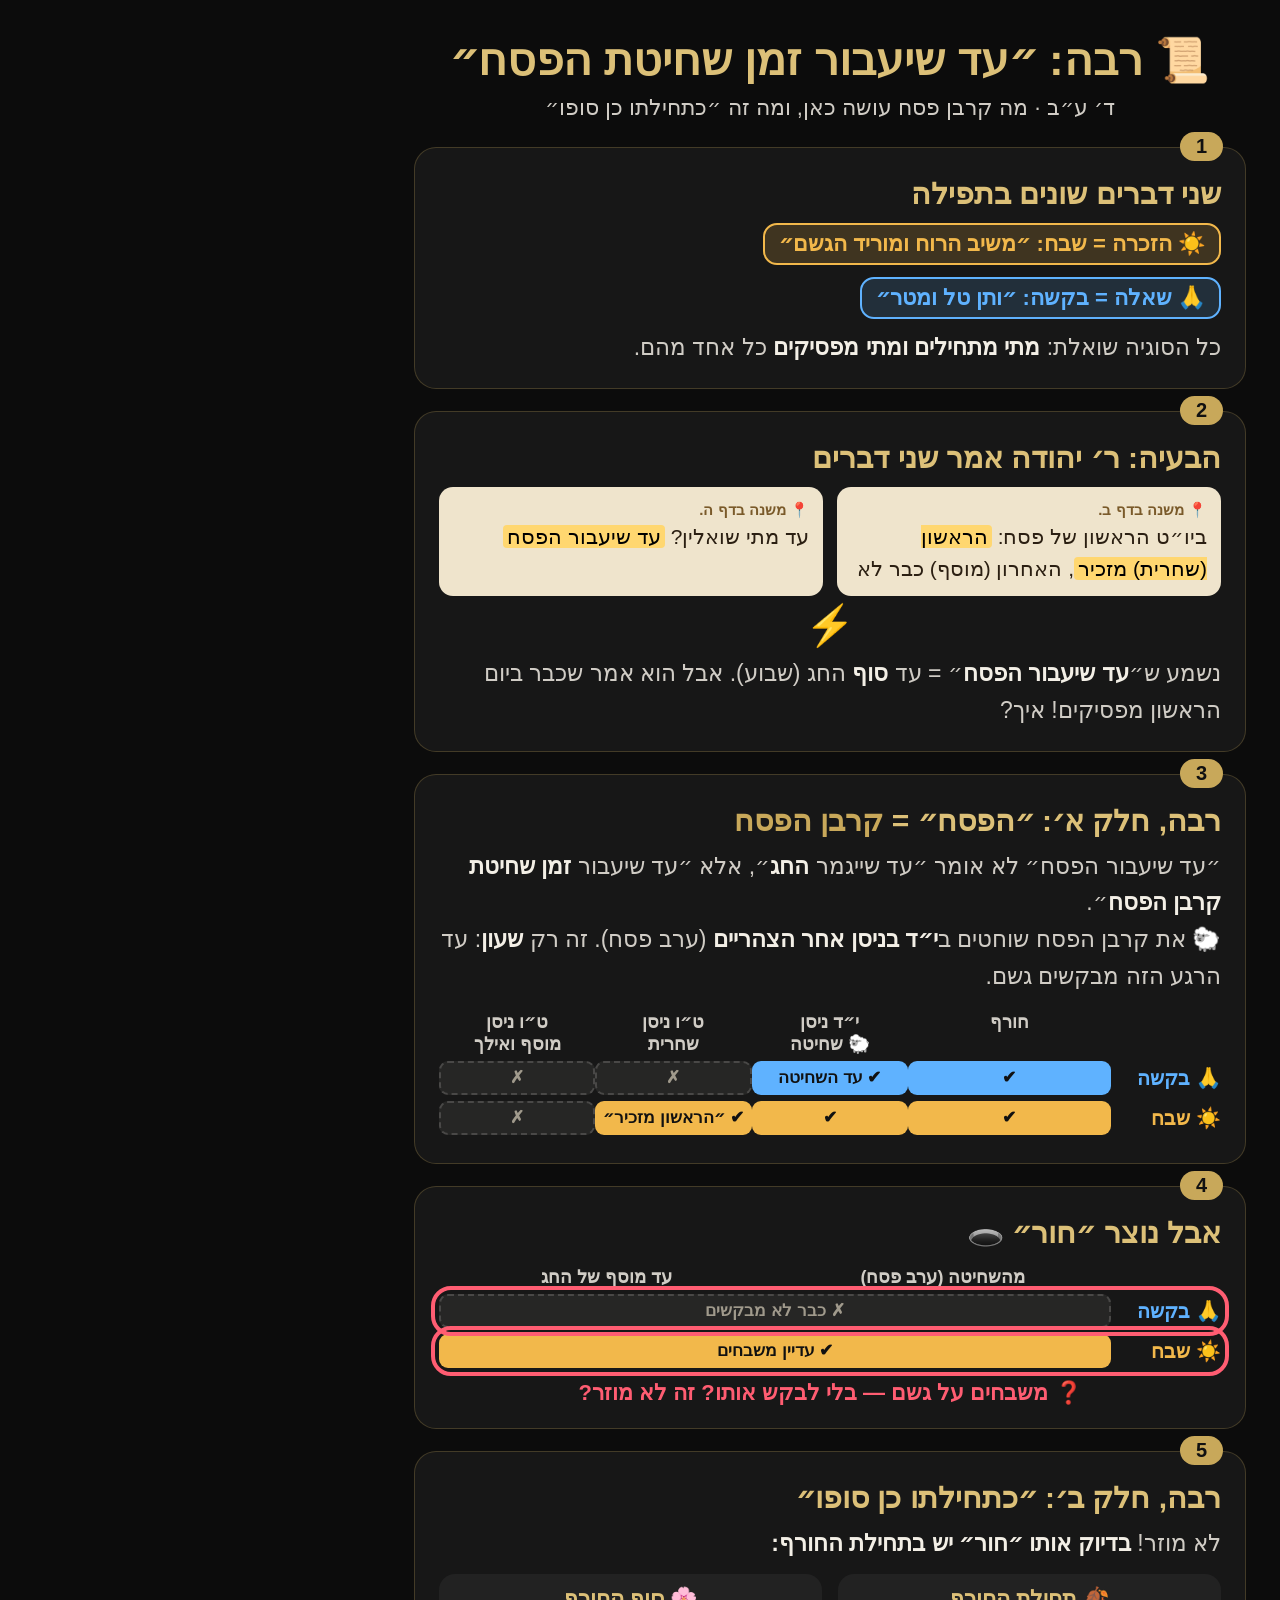
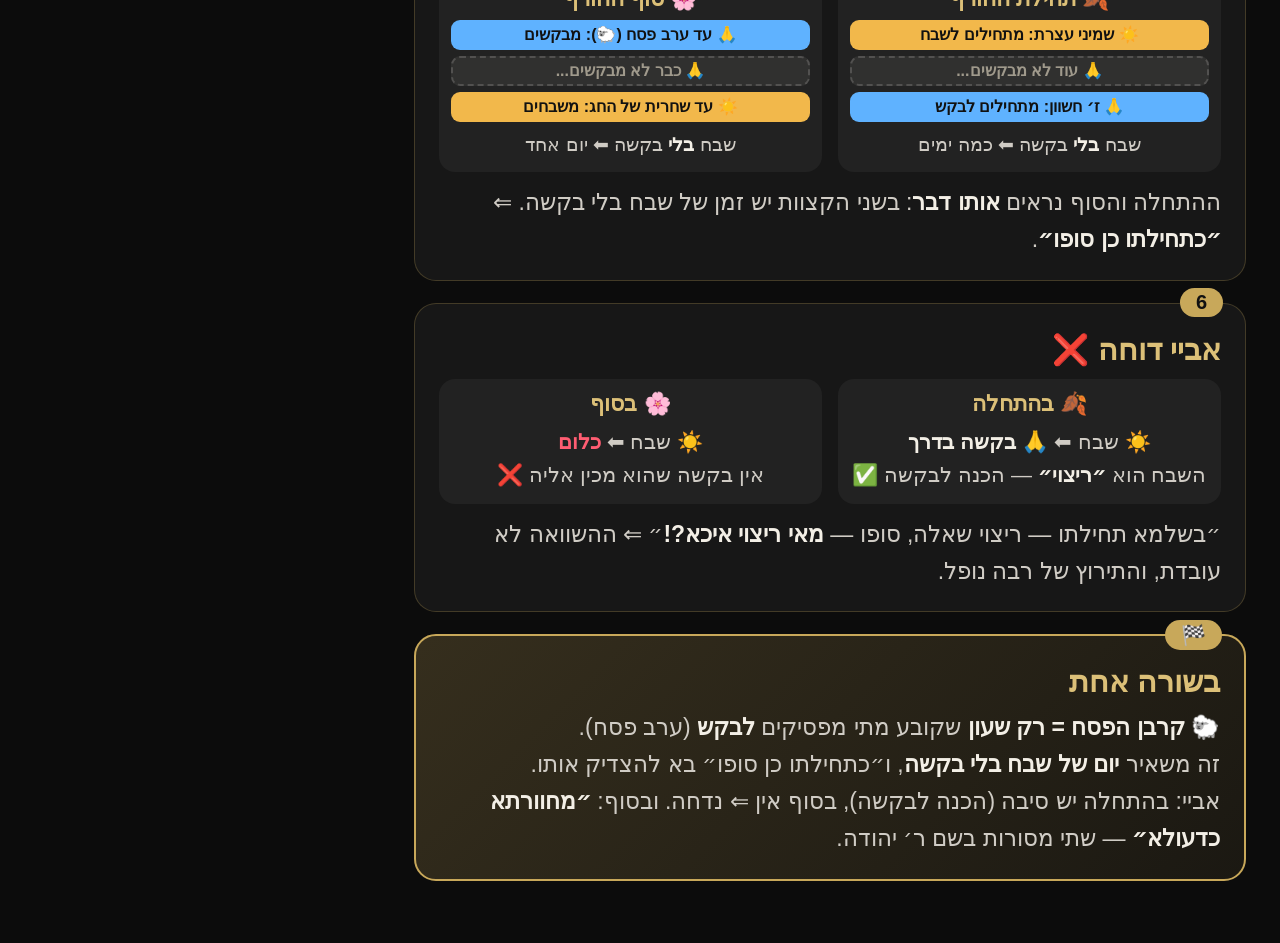
<file: .claude/tools/explain/raw/rabba-4b.html>
<!doctype html><html lang="he" dir="rtl"><head><meta charset="utf-8">
<style>
:root{--ink:#111111;--card:#171717;--gold:#c8a85a;--gb:#dcc078;--p:#f3efe6;--soft:#d0ccc5;--dim:#a09a8c;--praise:#f2b84b;--req:#5fb2ff;--red:#ff5d72;--green:#6fd35c}
*{box-sizing:border-box;margin:0;padding:0}
body{background:#0c0c0c;color:var(--p);font-family:'Heebo','Noto Sans Hebrew',Arial,sans-serif;width:900px;padding:34px 34px 40px}
h1{font-size:44px;font-weight:900;color:var(--gb);text-align:center;line-height:1.2}
.sub{text-align:center;color:var(--soft);font-size:22px;margin:8px 0 26px}
.step{background:var(--card);border:1px solid rgba(200,168,90,.25);border-radius:22px;padding:22px 24px;margin-bottom:22px;position:relative}
.num{position:absolute;top:-16px;right:22px;background:var(--gold);color:var(--ink);font-weight:900;font-size:20px;border-radius:20px;padding:3px 16px}
.step h2{font-size:30px;font-weight:900;color:var(--gb);margin:6px 0 10px}
.step p{font-size:23px;line-height:1.6;color:var(--soft)}
.step p b{color:var(--p)}
.legend{display:flex;gap:18px;margin-top:12px;font-size:22px;font-weight:700}
.chip{display:inline-flex;align-items:center;gap:8px;padding:6px 14px;border-radius:14px}
.chip.pr{background:rgba(242,184,75,.18);color:var(--praise);border:2px solid var(--praise)}
.chip.rq{background:rgba(95,178,255,.15);color:var(--req);border:2px solid var(--req)}
.two{display:grid;grid-template-columns:1fr 1fr;gap:14px;margin-top:12px}
.m{background:#efe4cc;color:#2b1f12;border-radius:14px;padding:12px 14px;font-size:21px;line-height:1.5}
.m .w{font-size:15px;font-weight:800;color:#7a5a2a}
.m mark{background:#ffd770;padding:0 4px;border-radius:4px}
.vs{font-size:40px;text-align:center;margin:6px 0;color:var(--red)}
/* ציר זמן */
.tl{margin-top:16px}
.tl .lab{display:grid;font-size:18px;font-weight:800;color:var(--soft);text-align:center;margin-bottom:6px}
.row{display:grid;align-items:center;gap:0;margin:6px 0}
.row .name{font-size:20px;font-weight:900;padding-left:10px;white-space:nowrap}
.bar{height:34px;border-radius:9px;display:flex;align-items:center;justify-content:center;font-size:17px;font-weight:900;color:#111111}
.on.pr{background:var(--praise)} .on.rq{background:var(--req)}
.off{background:rgba(236,233,226,.07);color:var(--dim);border:2px dashed rgba(236,233,226,.18)}
.gap{outline:4px solid var(--red);outline-offset:4px;border-radius:12px}
.gapnote{margin-top:12px;font-size:22px;font-weight:800;color:var(--red);text-align:center}
.ok{color:var(--green)}
.arrow{font-size:34px;text-align:center;color:var(--gold);margin:-4px 0 14px}
.sum{background:linear-gradient(135deg,rgba(200,168,90,.22),rgba(200,168,90,.08));border:2px solid var(--gold)}
.mirror{display:grid;grid-template-columns:1fr 1fr;gap:16px;margin-top:12px}
.mirror .box{background:rgba(236,233,226,.05);border-radius:16px;padding:12px}
.mirror h3{font-size:22px;color:var(--gb);text-align:center;margin-bottom:8px}
.mini{display:grid;grid-template-columns:1fr;gap:6px}
.mini .bar{height:30px;font-size:16px}
.x{font-size:28px;font-weight:900}
</style></head><body>
<h1>📜 רבה: ״עד שיעבור זמן שחיטת הפסח״</h1>
<div class="sub">ד׳ ע״ב · מה קרבן פסח עושה כאן, ומה זה ״כתחילתו כן סופו״</div>

<div class="step"><span class="num">1</span>
<h2>שני דברים שונים בתפילה</h2>
<div class="legend"><span class="chip pr">☀️ הזכרה = שבח: ״משיב הרוח ומוריד הגשם״</span></div>
<div class="legend"><span class="chip rq">🙏 שאלה = בקשה: ״ותן טל ומטר״</span></div>
<p style="margin-top:10px">כל הסוגיה שואלת: <b>מתי מתחילים ומתי מפסיקים</b> כל אחד מהם.</p>
</div>

<div class="step"><span class="num">2</span>
<h2>הבעיה: ר׳ יהודה אמר שני דברים</h2>
<div class="two">
 <div class="m"><div class="w">📍 משנה בדף ב.</div>ביו״ט הראשון של פסח: <mark>הראשון (שחרית) מזכיר</mark>, האחרון (מוסף) כבר לא</div>
 <div class="m"><div class="w">📍 משנה בדף ה.</div>עד מתי שואלין? <mark>עד שיעבור הפסח</mark></div>
</div>
<div class="vs">⚡</div>
<p>נשמע ש״<b>עד שיעבור הפסח</b>״ = עד <b>סוף</b> החג (שבוע). אבל הוא אמר שכבר ביום הראשון מפסיקים! איך?</p>
</div>

<div class="step"><span class="num">3</span>
<h2>רבה, חלק א׳: ״הפסח״ = <span style="color:var(--gold)">קרבן הפסח</span></h2>
<p>״עד שיעבור הפסח״ לא אומר ״עד שייגמר <b>החג</b>״, אלא ״עד שיעבור <b>זמן שחיטת קרבן הפסח</b>״.</p>
<p>🐑 את קרבן הפסח שוחטים ב<b>י״ד בניסן אחר הצהריים</b> (ערב פסח). זה רק <b>שעון</b>: עד הרגע הזה מבקשים גשם.</p>
<div class="tl">
 <div class="lab" style="grid-template-columns:110px 1.3fr 1fr 1fr 1fr"><span></span><span>חורף</span><span>י״ד ניסן<br>🐑 שחיטה</span><span>ט״ו ניסן<br>שחרית</span><span>ט״ו ניסן<br>מוסף ואילך</span></div>
 <div class="row" style="grid-template-columns:110px 1.3fr 1fr 1fr 1fr"><span class="name" style="color:var(--req)">🙏 בקשה</span>
  <div class="bar on rq">✔</div><div class="bar on rq">✔ עד השחיטה</div><div class="bar off">✗</div><div class="bar off">✗</div></div>
 <div class="row" style="grid-template-columns:110px 1.3fr 1fr 1fr 1fr"><span class="name" style="color:var(--praise)">☀️ שבח</span>
  <div class="bar on pr">✔</div><div class="bar on pr">✔</div><div class="bar on pr">✔ ״הראשון מזכיר״</div><div class="bar off">✗</div></div>
</div>
</div>

<div class="step"><span class="num">4</span>
<h2>אבל נוצר ״חור״ 🕳️</h2>
<div class="tl">
 <div class="lab" style="grid-template-columns:110px 1fr 1fr"><span></span><span>מהשחיטה (ערב פסח)</span><span>עד מוסף של החג</span></div>
 <div class="row gap" style="grid-template-columns:110px 2fr"><span class="name" style="color:var(--req)">🙏 בקשה</span><div class="bar off">✗ כבר לא מבקשים</div></div>
 <div class="row gap" style="grid-template-columns:110px 2fr"><span class="name" style="color:var(--praise)">☀️ שבח</span><div class="bar on pr">✔ עדיין משבחים</div></div>
</div>
<div class="gapnote">❓ משבחים על גשם — בלי לבקש אותו? זה לא מוזר?</div>
</div>

<div class="step"><span class="num">5</span>
<h2>רבה, חלק ב׳: ״כתחילתו כן סופו״</h2>
<p>לא מוזר! <b>בדיוק אותו ״חור״ יש בתחילת החורף:</b></p>
<div class="mirror">
 <div class="box"><h3>🍂 תחילת החורף</h3><div class="mini">
  <div class="bar on pr">☀️ שמיני עצרת: מתחילים לשבח</div>
  <div class="bar off">🙏 עוד לא מבקשים...</div>
  <div class="bar on rq">🙏 ז׳ חשוון: מתחילים לבקש</div></div>
  <p style="font-size:19px;margin-top:8px;text-align:center">שבח <b>בלי</b> בקשה ⬅ כמה ימים</p></div>
 <div class="box"><h3>🌸 סוף החורף</h3><div class="mini">
  <div class="bar on rq">🙏 עד ערב פסח (🐑): מבקשים</div>
  <div class="bar off">🙏 כבר לא מבקשים...</div>
  <div class="bar on pr">☀️ עד שחרית של החג: משבחים</div></div>
  <p style="font-size:19px;margin-top:8px;text-align:center">שבח <b>בלי</b> בקשה ⬅ יום אחד</p></div>
</div>
<p style="margin-top:12px">ההתחלה והסוף נראים <b>אותו דבר</b>: בשני הקצוות יש זמן של שבח בלי בקשה. ⇐ <b>״כתחילתו כן סופו״</b>.</p>
</div>

<div class="step"><span class="num">6</span>
<h2>אביי דוחה ❌</h2>
<div class="mirror">
 <div class="box"><h3>🍂 בהתחלה</h3><p style="font-size:21px;text-align:center">☀️ שבח ⬅ <b class="ok">🙏 בקשה בדרך</b><br>השבח הוא <b>״ריצוי״</b> — הכנה לבקשה ✅</p></div>
 <div class="box"><h3>🌸 בסוף</h3><p style="font-size:21px;text-align:center">☀️ שבח ⬅ <b style="color:var(--red)">כלום</b><br>אין בקשה שהוא מכין אליה ❌</p></div>
</div>
<p style="margin-top:12px">״בשלמא תחילתו — ריצוי שאלה, סופו — <b>מאי ריצוי איכא?!</b>״ ⇐ ההשוואה לא עובדת, והתירוץ של רבה נופל.</p>
</div>

<div class="step sum"><span class="num">🏁</span>
<h2>בשורה אחת</h2>
<p>🐑 <b>קרבן הפסח = רק שעון</b> שקובע מתי מפסיקים <b>לבקש</b> (ערב פסח).<br>
זה משאיר <b>יום של שבח בלי בקשה</b>, ו״כתחילתו כן סופו״ בא להצדיק אותו.<br>
אביי: בהתחלה יש סיבה (הכנה לבקשה), בסוף אין ⇐ נדחה. ובסוף: <b>״מחוורתא כדעולא״</b> — שתי מסורות בשם ר׳ יהודה.</p>
</div>
</body></html>
</file>
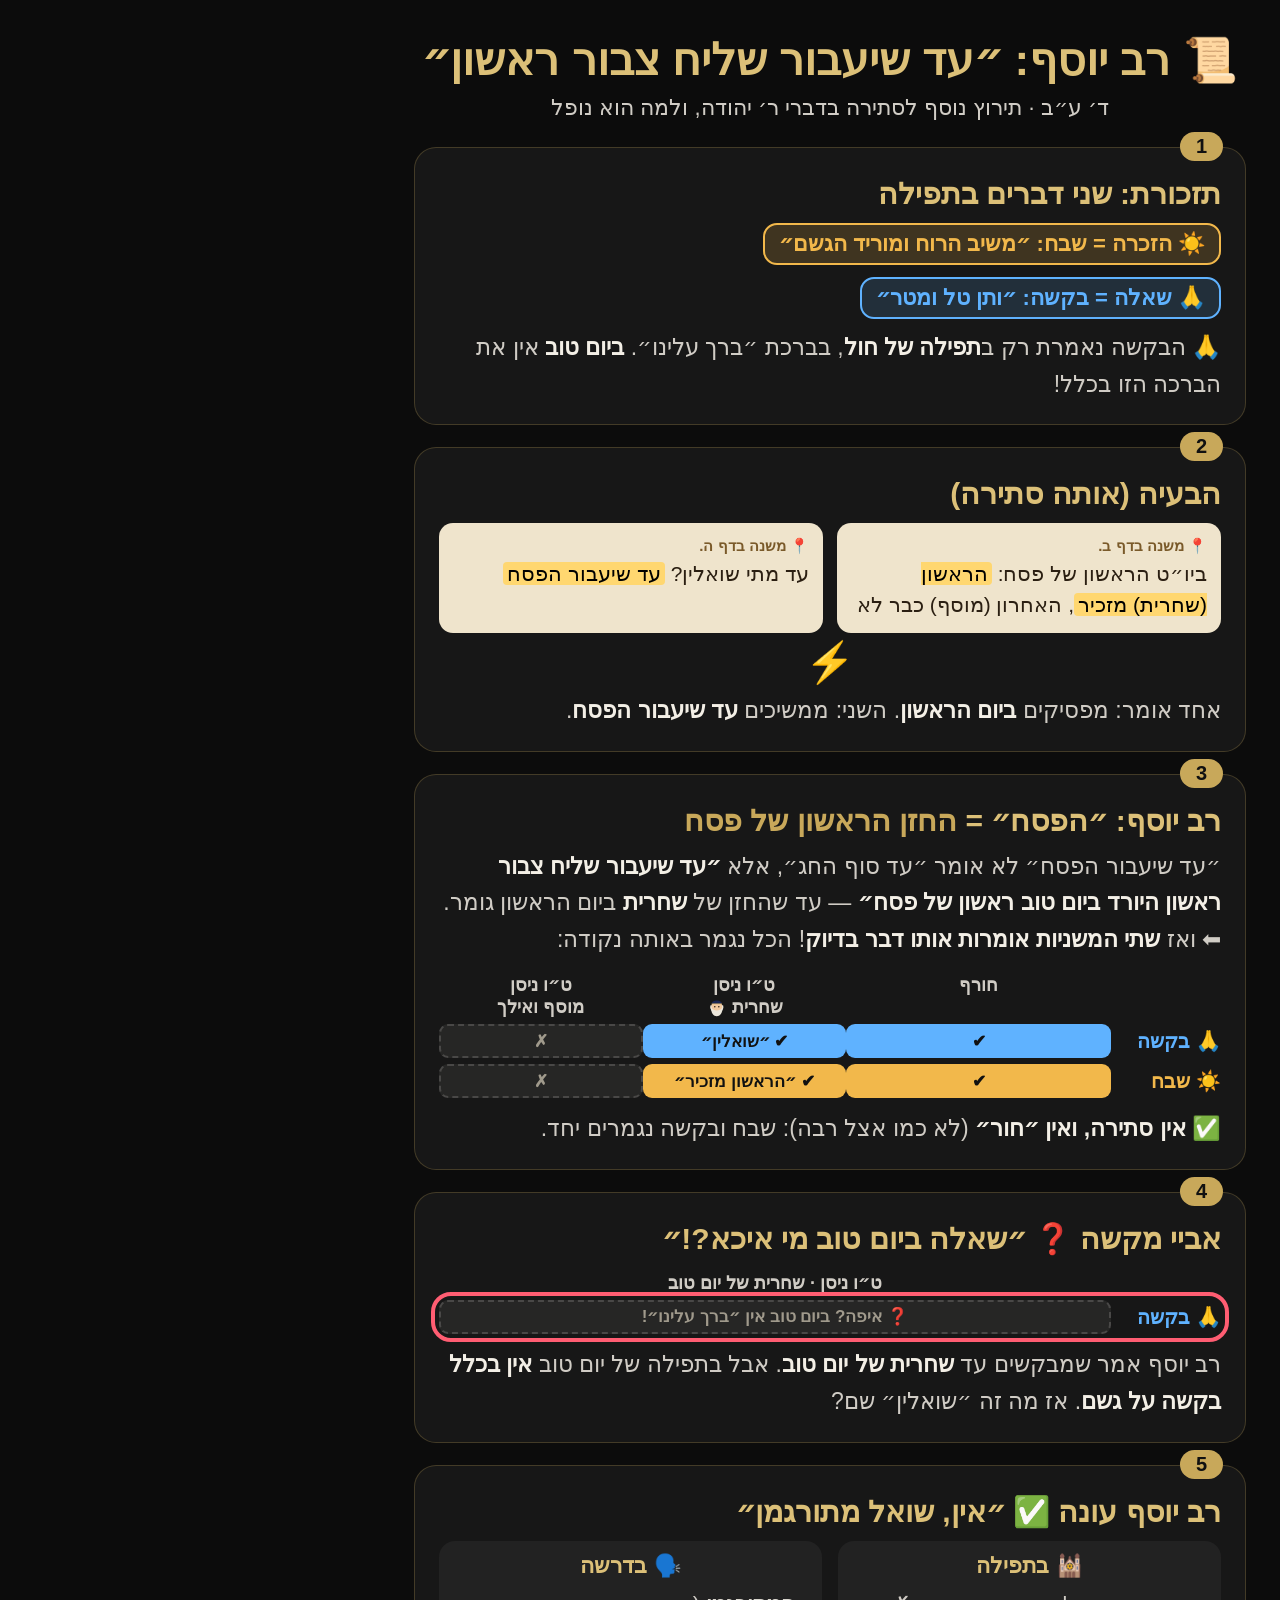
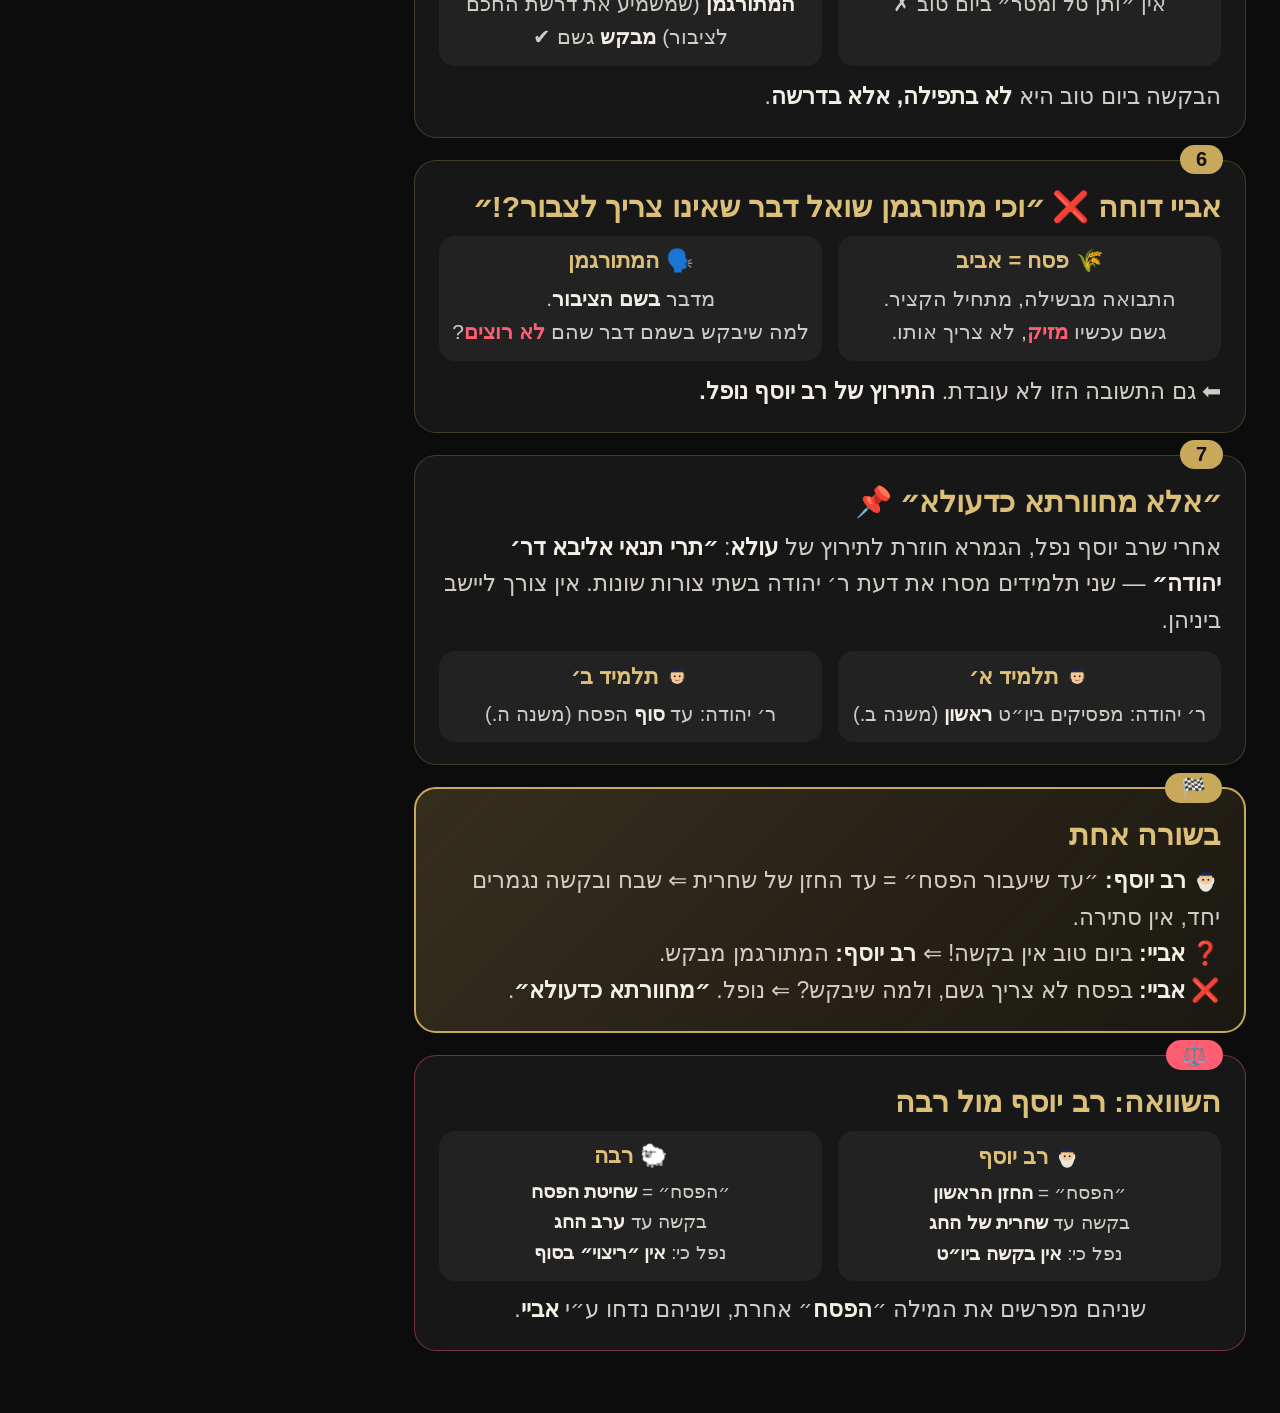
<file: .claude/tools/explain/raw/yosef-4b.html>
<!doctype html><html lang="he" dir="rtl"><head><meta charset="utf-8">
<style>
:root{--ink:#111111;--card:#171717;--gold:#c8a85a;--gb:#dcc078;--p:#f3efe6;--soft:#d0ccc5;--dim:#a09a8c;--praise:#f2b84b;--req:#5fb2ff;--red:#ff5d72;--green:#6fd35c}
*{box-sizing:border-box;margin:0;padding:0}
body{background:#0c0c0c;color:var(--p);font-family:'Heebo','Noto Sans Hebrew',Arial,sans-serif;width:900px;padding:34px 34px 40px}
h1{font-size:44px;font-weight:900;color:var(--gb);text-align:center;line-height:1.2}
.sub{text-align:center;color:var(--soft);font-size:22px;margin:8px 0 26px}
.step{background:var(--card);border:1px solid rgba(200,168,90,.25);border-radius:22px;padding:22px 24px;margin-bottom:22px;position:relative}
.num{position:absolute;top:-16px;right:22px;background:var(--gold);color:var(--ink);font-weight:900;font-size:20px;border-radius:20px;padding:3px 16px}
.step h2{font-size:30px;font-weight:900;color:var(--gb);margin:6px 0 10px}
.step p{font-size:23px;line-height:1.6;color:var(--soft)}
.step p b{color:var(--p)}
.legend{display:flex;gap:18px;margin-top:12px;font-size:22px;font-weight:700}
.chip{display:inline-flex;align-items:center;gap:8px;padding:6px 14px;border-radius:14px}
.chip.pr{background:rgba(242,184,75,.18);color:var(--praise);border:2px solid var(--praise)}
.chip.rq{background:rgba(95,178,255,.15);color:var(--req);border:2px solid var(--req)}
.two{display:grid;grid-template-columns:1fr 1fr;gap:14px;margin-top:12px}
.m{background:#efe4cc;color:#2b1f12;border-radius:14px;padding:12px 14px;font-size:21px;line-height:1.5}
.m .w{font-size:15px;font-weight:800;color:#7a5a2a}
.m mark{background:#ffd770;padding:0 4px;border-radius:4px}
.vs{font-size:40px;text-align:center;margin:6px 0;color:var(--red)}
/* ציר זמן */
.tl{margin-top:16px}
.tl .lab{display:grid;font-size:18px;font-weight:800;color:var(--soft);text-align:center;margin-bottom:6px}
.row{display:grid;align-items:center;gap:0;margin:6px 0}
.row .name{font-size:20px;font-weight:900;padding-left:10px;white-space:nowrap}
.bar{height:34px;border-radius:9px;display:flex;align-items:center;justify-content:center;font-size:17px;font-weight:900;color:#111111}
.on.pr{background:var(--praise)} .on.rq{background:var(--req)}
.off{background:rgba(236,233,226,.07);color:var(--dim);border:2px dashed rgba(236,233,226,.18)}
.gap{outline:4px solid var(--red);outline-offset:4px;border-radius:12px}
.gapnote{margin-top:12px;font-size:22px;font-weight:800;color:var(--red);text-align:center}
.ok{color:var(--green)}
.arrow{font-size:34px;text-align:center;color:var(--gold);margin:-4px 0 14px}
.sum{background:linear-gradient(135deg,rgba(200,168,90,.22),rgba(200,168,90,.08));border:2px solid var(--gold)}
.mirror{display:grid;grid-template-columns:1fr 1fr;gap:16px;margin-top:12px}
.mirror .box{background:rgba(236,233,226,.05);border-radius:16px;padding:12px}
.mirror h3{font-size:22px;color:var(--gb);text-align:center;margin-bottom:8px}
.mini{display:grid;grid-template-columns:1fr;gap:6px}
.mini .bar{height:30px;font-size:16px}
.x{font-size:28px;font-weight:900}
</style></head><body>
<h1>📜 רב יוסף: ״עד שיעבור שליח צבור ראשון״</h1>
<div class="sub">ד׳ ע״ב · תירוץ נוסף לסתירה בדברי ר׳ יהודה, ולמה הוא נופל</div>

<div class="step"><span class="num">1</span>
<h2>תזכורת: שני דברים בתפילה</h2>
<div class="legend"><span class="chip pr">☀️ הזכרה = שבח: ״משיב הרוח ומוריד הגשם״</span></div>
<div class="legend"><span class="chip rq">🙏 שאלה = בקשה: ״ותן טל ומטר״</span></div>
<p style="margin-top:10px">🙏 הבקשה נאמרת רק ב<b>תפילה של חול</b>, בברכת ״ברך עלינו״. <b>ביום טוב</b> אין את הברכה הזו בכלל!</p>
</div>

<div class="step"><span class="num">2</span>
<h2>הבעיה (אותה סתירה)</h2>
<div class="two">
 <div class="m"><div class="w">📍 משנה בדף ב.</div>ביו״ט הראשון של פסח: <mark>הראשון (שחרית) מזכיר</mark>, האחרון (מוסף) כבר לא</div>
 <div class="m"><div class="w">📍 משנה בדף ה.</div>עד מתי שואלין? <mark>עד שיעבור הפסח</mark></div>
</div>
<div class="vs">⚡</div>
<p>אחד אומר: מפסיקים <b>ביום הראשון</b>. השני: ממשיכים <b>עד שיעבור הפסח</b>.</p>
</div>

<div class="step"><span class="num">3</span>
<h2>רב יוסף: ״הפסח״ = <span style="color:var(--gold)">החזן הראשון של פסח</span></h2>
<p>״עד שיעבור הפסח״ לא אומר ״עד סוף החג״, אלא <b>״עד שיעבור שליח צבור ראשון היורד ביום טוב ראשון של פסח״</b> — עד שהחזן של <b>שחרית</b> ביום הראשון גומר.</p>
<p>⬅ ואז <b>שתי המשניות אומרות אותו דבר בדיוק</b>! הכל נגמר באותה נקודה:</p>
<div class="tl">
 <div class="lab" style="grid-template-columns:110px 1.3fr 1fr 1fr"><span></span><span>חורף</span><span>ט״ו ניסן<br>שחרית <svg class="kip" viewBox="0 0 48 48" width="1.20em" height="1.2em" style="vertical-align:-.25em" aria-hidden="true"><circle cx="24" cy="25" r="13" fill="#f2c9a0"/><path d="M11 22c-1 4 0 7 2 9M37 22c1 4 0 7-2 9" stroke="#ece7dc" stroke-width="3" fill="none" stroke-linecap="round"/><path d="M11 25c0 13 6 20 13 20s13-7 13-20c-3 5-8 7-13 7s-10-2-13-7z" fill="#ece7dc"/><circle cx="19.5" cy="24" r="1.7" fill="#2a1d12"/><circle cx="28.5" cy="24" r="1.7" fill="#2a1d12"/><path d="M12.5 17.5a11.5 7.5 0 0 1 23 0z" fill="#1b2654"/><path d="M12.5 17.5h23" stroke="#c8a85a" stroke-width="1.3"/></svg></span><span>ט״ו ניסן<br>מוסף ואילך</span></div>
 <div class="row" style="grid-template-columns:110px 1.3fr 1fr 1fr"><span class="name" style="color:var(--req)">🙏 בקשה</span>
  <div class="bar on rq">✔</div><div class="bar on rq">✔ ״שואלין״</div><div class="bar off">✗</div></div>
 <div class="row" style="grid-template-columns:110px 1.3fr 1fr 1fr"><span class="name" style="color:var(--praise)">☀️ שבח</span>
  <div class="bar on pr">✔</div><div class="bar on pr">✔ ״הראשון מזכיר״</div><div class="bar off">✗</div></div>
</div>
<p style="margin-top:12px" class="ok"><b>✅ אין סתירה, ואין ״חור״</b> (לא כמו אצל רבה): שבח ובקשה נגמרים יחד.</p>
</div>

<div class="step"><span class="num">4</span>
<h2>אביי מקשה ❓ ״שאלה ביום טוב מי איכא?!״</h2>
<div class="tl">
 <div class="lab" style="grid-template-columns:110px 2fr"><span></span><span>ט״ו ניסן · שחרית של <b>יום טוב</b></span></div>
 <div class="row gap" style="grid-template-columns:110px 2fr"><span class="name" style="color:var(--req)">🙏 בקשה</span><div class="bar off">❓ איפה? ביום טוב אין ״ברך עלינו״!</div></div>
</div>
<p style="margin-top:12px">רב יוסף אמר שמבקשים עד <b>שחרית של יום טוב</b>. אבל בתפילה של יום טוב <b>אין בכלל בקשה על גשם</b>. אז מה זה ״שואלין״ שם?</p>
</div>

<div class="step"><span class="num">5</span>
<h2>רב יוסף עונה ✅ ״אין, שואל מתורגמן״</h2>
<div class="mirror">
 <div class="box"><h3>🕍 בתפילה</h3><p style="font-size:21px;text-align:center">אין ״ותן טל ומטר״ ביום טוב ✗</p></div>
 <div class="box"><h3>🗣️ בדרשה</h3><p style="font-size:21px;text-align:center"><b>המתורגמן</b> (שמשמיע את דרשת החכם לציבור) <b>מבקש</b> גשם ✔</p></div>
</div>
<p style="margin-top:12px">הבקשה ביום טוב היא <b>לא בתפילה, אלא בדרשה</b>.</p>
</div>

<div class="step"><span class="num">6</span>
<h2>אביי דוחה ❌ ״וכי מתורגמן שואל דבר שאינו צריך לצבור?!״</h2>
<div class="mirror">
 <div class="box"><h3>🌾 פסח = אביב</h3><p style="font-size:21px;text-align:center">התבואה מבשילה, מתחיל הקציר.<br>גשם עכשיו <b style="color:var(--red)">מזיק</b>, לא צריך אותו.</p></div>
 <div class="box"><h3>🗣️ המתורגמן</h3><p style="font-size:21px;text-align:center">מדבר <b>בשם הציבור</b>.<br>למה שיבקש בשמם דבר שהם <b style="color:var(--red)">לא רוצים</b>?</p></div>
</div>
<p style="margin-top:12px">⬅ גם התשובה הזו לא עובדת. <b>התירוץ של רב יוסף נופל.</b></p>
</div>

<div class="step"><span class="num">7</span>
<h2>״אלא מחוורתא כדעולא״ 📌</h2>
<p>אחרי שרב יוסף נפל, הגמרא חוזרת לתירוץ של <b>עולא</b>: <b>״תרי תנאי אליבא דר׳ יהודה״</b> — שני תלמידים מסרו את דעת ר׳ יהודה בשתי צורות שונות. אין צורך ליישב ביניהן.</p>
<div class="mirror">
 <div class="box"><h3><svg class="kip" viewBox="0 0 48 48" width="1.20em" height="1.2em" style="vertical-align:-.25em" aria-hidden="true"><circle cx="24" cy="25" r="13" fill="#f2c9a0"/><path d="M11 22c-1 4 0 7 2 9M37 22c1 4 0 7-2 9" stroke="#4a3423" stroke-width="3" fill="none" stroke-linecap="round"/><path d="M20 31q4 3 8 0" stroke="#9a5a3a" stroke-width="1.6" fill="none" stroke-linecap="round"/><circle cx="19.5" cy="24" r="1.7" fill="#2a1d12"/><circle cx="28.5" cy="24" r="1.7" fill="#2a1d12"/><path d="M12.5 17.5a11.5 7.5 0 0 1 23 0z" fill="#1b2654"/><path d="M12.5 17.5h23" stroke="#c8a85a" stroke-width="1.3"/></svg> תלמיד א׳</h3><p style="font-size:20px;text-align:center">ר׳ יהודה: מפסיקים ביו״ט <b>ראשון</b> (משנה ב.)</p></div>
 <div class="box"><h3><svg class="kip" viewBox="0 0 48 48" width="1.20em" height="1.2em" style="vertical-align:-.25em" aria-hidden="true"><circle cx="24" cy="25" r="13" fill="#f2c9a0"/><path d="M11 22c-1 4 0 7 2 9M37 22c1 4 0 7-2 9" stroke="#4a3423" stroke-width="3" fill="none" stroke-linecap="round"/><path d="M20 31q4 3 8 0" stroke="#9a5a3a" stroke-width="1.6" fill="none" stroke-linecap="round"/><circle cx="19.5" cy="24" r="1.7" fill="#2a1d12"/><circle cx="28.5" cy="24" r="1.7" fill="#2a1d12"/><path d="M12.5 17.5a11.5 7.5 0 0 1 23 0z" fill="#1b2654"/><path d="M12.5 17.5h23" stroke="#c8a85a" stroke-width="1.3"/></svg> תלמיד ב׳</h3><p style="font-size:20px;text-align:center">ר׳ יהודה: עד <b>סוף</b> הפסח (משנה ה.)</p></div>
</div>
</div>

<div class="step sum"><span class="num">🏁</span>
<h2>בשורה אחת</h2>
<p><svg class="kip" viewBox="0 0 48 48" width="1.20em" height="1.2em" style="vertical-align:-.25em" aria-hidden="true"><circle cx="24" cy="25" r="13" fill="#f2c9a0"/><path d="M11 22c-1 4 0 7 2 9M37 22c1 4 0 7-2 9" stroke="#ece7dc" stroke-width="3" fill="none" stroke-linecap="round"/><path d="M11 25c0 13 6 20 13 20s13-7 13-20c-3 5-8 7-13 7s-10-2-13-7z" fill="#ece7dc"/><circle cx="19.5" cy="24" r="1.7" fill="#2a1d12"/><circle cx="28.5" cy="24" r="1.7" fill="#2a1d12"/><path d="M12.5 17.5a11.5 7.5 0 0 1 23 0z" fill="#1b2654"/><path d="M12.5 17.5h23" stroke="#c8a85a" stroke-width="1.3"/></svg> <b>רב יוסף:</b> ״עד שיעבור הפסח״ = עד החזן של שחרית ⇐ שבח ובקשה נגמרים יחד, אין סתירה.<br>
❓ <b>אביי:</b> ביום טוב אין בקשה! ⇐ <b>רב יוסף:</b> המתורגמן מבקש.<br>
❌ <b>אביי:</b> בפסח לא צריך גשם, ולמה שיבקש? ⇐ נופל. <b>״מחוורתא כדעולא״</b>.</p>
</div>

<div class="step" style="border-color:rgba(255,93,114,.4)"><span class="num" style="background:#ff5d72">⚖️</span>
<h2>השוואה: רב יוסף מול רבה</h2>
<div class="mirror">
 <div class="box"><h3><svg class="kip" viewBox="0 0 48 48" width="1.20em" height="1.2em" style="vertical-align:-.25em" aria-hidden="true"><circle cx="24" cy="25" r="13" fill="#f2c9a0"/><path d="M11 22c-1 4 0 7 2 9M37 22c1 4 0 7-2 9" stroke="#ece7dc" stroke-width="3" fill="none" stroke-linecap="round"/><path d="M11 25c0 13 6 20 13 20s13-7 13-20c-3 5-8 7-13 7s-10-2-13-7z" fill="#ece7dc"/><circle cx="19.5" cy="24" r="1.7" fill="#2a1d12"/><circle cx="28.5" cy="24" r="1.7" fill="#2a1d12"/><path d="M12.5 17.5a11.5 7.5 0 0 1 23 0z" fill="#1b2654"/><path d="M12.5 17.5h23" stroke="#c8a85a" stroke-width="1.3"/></svg> רב יוסף</h3><p style="font-size:19px;text-align:center">״הפסח״ = <b>החזן הראשון</b><br>בקשה עד <b>שחרית של החג</b><br>נפל כי: <b>אין בקשה ביו״ט</b></p></div>
 <div class="box"><h3>🐑 רבה</h3><p style="font-size:19px;text-align:center">״הפסח״ = <b>שחיטת הפסח</b><br>בקשה עד <b>ערב החג</b><br>נפל כי: <b>אין ״ריצוי״ בסוף</b></p></div>
</div>
<p style="margin-top:10px;text-align:center">שניהם מפרשים את המילה ״<b>הפסח</b>״ אחרת, ושניהם נדחו ע״י <b>אביי</b>.</p>
</div>
</body></html>
</file>
<file: theme.css>
/* 🎨 theme.css — מקור אחד לעיצוב של כל האתר (index, taanit, tree).
   צבעים, רדיוסים, צללים ורכיבים משותפים. דף חדש: <link rel="stylesheet" href="theme.css"> לפני ה־<style> שלו.
   כל דף ממפה את השמות הישנים שלו (--ink, --parchment...) לאסימונים האלה, כך שמשנים צבע רק כאן. */
:root {
  /* רקע ומשטחים: שחור חם עם זהב (נוב׳ 2026, בהשראת האתר ״פינטו הסעים״) */
  --t-bg: #0a0a0a; --t-bg-deep: #050505; --t-bg-2: #121212; --t-surface: #171717; --t-surface-2: #1f1f1f;
  --t-line: rgba(245,241,232,0.13); --t-line-gold: rgba(200,168,90,0.38);
  /* טקסט */
  --t-text: #f5f1e8; --t-text-soft: #dbd7cf; --t-text-dim: #a09a8c;
  /* זהב — הצבע המוביל */
  --t-gold: #c8a85a; --t-gold-b: #dcc078; --t-gold-deep: #7a6430;
  /* תפקידים בסוגיה */
  --t-q: #ff5d72; --t-a: #6fd35c; --t-c: #ffc94d; --t-s: #5fb2ff; --t-k: #b296ff; --t-x: #ff9f43;
  /* צורה */
  --t-r-sm: 12px; --t-r: 18px; --t-r-lg: 28px;
  --t-shadow: 0 10px 30px rgba(0,0,0,.35); --t-shadow-sm: 0 4px 12px rgba(0,0,0,.25);
  --t-font: 'Heebo', system-ui, -apple-system, 'Segoe UI', Arial, sans-serif;
  --t-font-daf: 'Frank Ruhl Libre', 'David', 'Times New Roman', serif;
  color-scheme: dark;
}

/* נגישות ונוחות */
::selection { background: rgba(200,168,90,0.35); color: #fff; }
:focus-visible { outline: 2px solid var(--t-gold-b); outline-offset: 2px; border-radius: 6px; }
button, a { -webkit-tap-highlight-color: transparent; }
html { scrollbar-color: rgba(200,168,90,0.35) transparent; scrollbar-width: thin; }
::-webkit-scrollbar { width: 8px; height: 8px; }
::-webkit-scrollbar-thumb { background: rgba(200,168,90,0.3); border-radius: 8px; }
::-webkit-scrollbar-track { background: transparent; }
@media (prefers-reduced-motion: reduce) { *, *::before, *::after { animation-duration: .01ms !important; animation-iteration-count: 1 !important; transition-duration: .01ms !important; scroll-behavior: auto !important; } }
/* מצב אפליקציה (מותקן למסך הבית): מרווח לאזורים הבטוחים של הטלפון */
@media (display-mode: standalone) { body { padding-top: env(safe-area-inset-top); } }

/* 🖼️ הסבר מאויר (explain-data.js) — משותף לדף הלימוד ולעץ */
  .ex-card { display: flex; align-items: center; gap: 12px; width: 100%; margin: 4px 0 14px; padding: 8px 10px 8px 14px; border-radius: 14px; border: 1.5px solid rgba(200,168,90,0.55); background: linear-gradient(135deg, rgba(200,168,90,0.16), rgba(200,168,90,0.05)); color: #f5f1e8; font: inherit; text-align: right; cursor: pointer; }
  .ex-card:hover { border-color: #dcc078; }
  .ex-thumb { flex: 0 0 74px; height: 74px; border-radius: 10px; overflow: hidden; background: #0c1120; box-shadow: 0 0 0 1px rgba(200,168,90,0.35); }
  .ex-thumb img { width: 100%; height: 100%; object-fit: cover; object-position: top; display: block; }
  .ex-t { flex: 1; display: flex; flex-direction: column; gap: 2px; }
  .ex-t b { font-size: 16px; color: #dcc078; }
  .ex-t small { font-size: 13px; color: #d0ccc5; line-height: 1.4; }
  .ex-go { flex: 0 0 auto; font-size: 13px; font-weight: 800; color: #111111; background: #c8a85a; border-radius: 10px; padding: 5px 10px; }
  .ex-view { position: fixed; inset: 0; z-index: 9000; background: #050505; display: none; flex-direction: column; }
  .ex-view.on { display: flex; }
  html.ex-open, html.ex-open body { overflow: hidden; }
  .ex-bar { display: flex; align-items: center; gap: 10px; padding: 10px 12px; border-bottom: 1px solid rgba(200,168,90,0.3); color: #dcc078; font-weight: 800; font-size: 15px; }
  .ex-h { flex: 1; text-align: center; }
  .ex-bar button { min-width: 40px; height: 40px; padding: 0 6px; border-radius: 20px; border: 1px solid rgba(200,168,90,0.45); background: rgba(200,168,90,0.12); color: #dcc078; font-size: 18px; cursor: pointer; }
  .ex-scroll { flex: 1; overflow: auto; direction: ltr; -webkit-overflow-scrolling: touch; overscroll-behavior: contain; touch-action: pan-x pan-y; }
  .ex-scroll img { display: block; width: 100%; max-width: 900px; margin: 0 auto; }
  .ex-view.zoom .ex-z { background: #c8a85a; color: #111111; }

/* ♿ הגדרות נוחות (prefs.js) */
.pf-box { display: flex; flex-direction: column; gap: 6px; padding: 8px; border-radius: var(--t-r); background: rgba(200,168,90,0.07); border: 1px solid var(--t-line-gold); margin-bottom: 12px; }
.pf-row { display: flex; align-items: center; gap: 10px; padding: 6px 6px; border-radius: var(--t-r-sm); cursor: pointer; color: var(--t-text); }
.pf-row > span:first-child { flex: 1; display: flex; flex-direction: column; }
.pf-row b { font-size: 14.5px; } .pf-row small { font-size: 12px; color: var(--t-text-dim); }
.pf-fz { display: inline-flex; align-items: center; gap: 6px; }
.pf-fz button { min-width: 44px; min-height: 40px; border-radius: 10px; border: 1px solid rgba(200,168,90,.5); background: rgba(200,168,90,.14); color: var(--t-gold-b); font: inherit; font-weight: 800; font-size: 15px; cursor: pointer; }
.pf-fz output { min-width: 46px; text-align: center; color: var(--t-gold-b); font-weight: 800; }
.pf-sw { appearance: none; -webkit-appearance: none; width: 48px; height: 28px; border-radius: 14px; background: rgba(236,233,226,.18); position: relative; cursor: pointer; flex: 0 0 auto; transition: background .2s; }
.pf-sw::after { content: ''; position: absolute; top: 3px; right: 3px; width: 22px; height: 22px; border-radius: 50%; background: #fff; transition: right .2s; }
.pf-sw:checked { background: var(--t-a); } .pf-sw:checked::after { right: 23px; }
.pf-note { font-size: 12.5px; color: var(--t-text-dim); padding: 2px 6px; }
.speak-btn { border: none; background: transparent; color: var(--t-text-dim); font-size: 17px; cursor: pointer; min-width: 36px; min-height: 36px; border-radius: 50%; }
.speak-btn.on { background: rgba(111,211,92,.2); color: var(--t-a); animation: spk 1.2s ease-in-out infinite; }
@keyframes spk { 50% { box-shadow: 0 0 0 6px rgba(111,211,92,.15); } }

/* 🌓 ניגודיות גבוהה */
html.p-hc { --t-text: #ffffff; --t-text-soft: #f1f1f1; --t-text-dim: #d2cec4; --t-line: rgba(255,255,255,0.35); --t-line-gold: rgba(220,192,120,0.8); --t-bg: #000000; --t-bg-2: #0b0b0b; --t-surface: #141414; }
html.p-hc body { background: #000000 !important; }
html.p-hc .beat, html.p-hc .takhles, html.p-hc .ctx .ctx-t, html.p-hc .flow li, html.p-hc .flow li span, html.p-hc .bottom-line { color: #fff !important; }
html.p-hc .beat, html.p-hc .takhles, html.p-hc .m-card, html.p-hc .toc-list button, html.p-hc .ex-card { border-color: rgba(255,255,255,0.45) !important; }
html.p-hc .src-hl, html.p-hc .mk { filter: saturate(1.5) contrast(1.15); }
/* 📏 שורות מרווחות */
html.p-ls .beat, html.p-ls .takhles, html.p-ls .ctx .ctx-t, html.p-ls .bottom-line, html.p-ls .g-punct, html.p-ls .sh-pane, html.p-ls .m-desc { line-height: 2 !important; letter-spacing: .01em; }
/* 🧘 בלי תנועה */
html.p-rm *, html.p-rm *::before, html.p-rm *::after { animation: none !important; transition: none !important; scroll-behavior: auto !important; }
</file>
<file: vip.css>
/* vip.css — שכבת העיצוב היוקרתי. נטען אחרי העיצוב של כל דף (index, taanit, tree, words).
   עקרונות (המשתמש, נוב׳ 2026: ״שלא ייראה כמו אתר שנבנה ע״י AI״):
   זהב שטוח ולא מבריק, בלי ברק מונפש, בלי אמוג׳י ובלי ✦ בממשק (אייקונים בקו דק — .ico),
   קווים דקים, ריווח נדיב, טיפוגרפיה שמובילה. צבעים — רק מתוך theme.css. */
:root {
  --vip-line: rgba(200,168,90,.32);
  --vip-line-2: rgba(245,241,232,.12);
  --vip-card: #121212;
}

body { background: radial-gradient(ellipse 80% 40% at 50% 0%, rgba(200,168,90,.07), transparent 70%), #0a0a0a !important; }

/* אייקון בקו דק (SVG, stroke = צבע הטקסט) */
.ico { width: 1.15em; height: 1.15em; vertical-align: -.2em; fill: none; stroke: currentColor; stroke-width: 1.6; stroke-linecap: round; stroke-linejoin: round; flex: 0 0 auto; }
.rdot { display: inline-block; width: 7px; height: 7px; border-radius: 50%; background: currentColor; vertical-align: .12em; margin-left: 2px; }

/* זהב שטוח בכותרות */
.home h1 em, .masechet-name, .ttl b, .scene-title { color: var(--t-gold) !important; -webkit-text-fill-color: currentColor; text-shadow: none !important; }
.scene-title .accent, .scene-title .flame-c, .scene-title .water-c { color: #f5f1e8 !important; }
.m-name { color: #f5f1e8 !important; }

/* כפתורי זהב: מילוי שטוח, בלי ברק */
.btn.pri, .continue, .nav-btn { background: var(--t-gold) !important; color: #111 !important; box-shadow: none !important; transition: background .2s, transform .15s; }
.btn.pri:hover, .continue:hover, .nav-btn:hover { background: var(--t-gold-b) !important; }
.btn.sec { background: transparent !important; border: 1px solid var(--vip-line-2) !important; color: #f5f1e8 !important; }
.btn.sec:hover { border-color: var(--vip-line) !important; }

/* כרטיסים: קו זהב דק, בלי זוהר */
.m-card, .q-it { background: var(--vip-card) !important; border: 1px solid var(--vip-line) !important; box-shadow: none !important; }
.q-it { border-color: var(--vip-line-2) !important; }
.q-it:hover, .m-card:hover { border-color: rgba(200,168,90,.55) !important; transform: none; }

/* כותרת־מדור: אותיות מרווחות בזהב, כמו ״אמינות · שירות אישי · בזמן״ */
.vip-eyebrow { font-size: 13px; font-weight: 500; letter-spacing: .38em; color: var(--t-gold); }

/* דף הלימוד */
.scene-tag { background: transparent !important; color: var(--t-gold) !important; border: 1px solid var(--vip-line); font-weight: 500 !important; letter-spacing: .12em; }
.beat.focus { box-shadow: 0 0 0 1px rgba(200,168,90,.7) !important; }
.action-btn .ico, .tb-btn .ico { width: 18px; height: 18px; }
.tb-btn { display: inline-flex !important; align-items: center; justify-content: center; }
.nav-btn .ico { width: 22px; height: 22px; stroke-width: 2; }
.toc-btn .ico { margin-left: 4px; }

/* ===== הדף המלא (photo-overlay) ===== */
.photo-overlay { background: rgba(6,6,6,.985) !important; }
.po-bar { border-bottom: 1px solid var(--vip-line-2); }
.po-bar span { color: #f5f1e8; font-weight: 600; font-size: 15px; }
.po-bar .modal-close { background: transparent !important; border: 1px solid var(--vip-line-2) !important; color: #f5f1e8 !important; }

.po-call { background: #111 !important; border-top: 1px solid var(--vip-line-2) !important; border-radius: 22px 22px 0 0; padding: 16px 18px 14px !important; box-shadow: none !important; position: relative; }
.po-call::before { content: ''; position: absolute; top: -1px; right: 24px; width: 44px; height: 3px; border-radius: 0 0 3px 3px; background: rgb(var(--hl)); }
.pc-head { gap: 10px !important; margin-bottom: 8px !important; flex-wrap: wrap; }
.pc-no { min-width: 26px !important; height: 26px !important; line-height: 24px !important; border-radius: 50% !important; font-size: 12.5px !important; font-weight: 700 !important;
  background: transparent !important; color: rgb(var(--hl)) !important; border: 1px solid rgba(var(--hl),.7); }
.pc-role { font-size: 12.5px !important; font-weight: 600 !important; letter-spacing: .06em; }
.pc-who { font-size: 15.5px !important; font-weight: 700 !important; color: #f5f1e8 !important; }
.pc-txt { font-size: 17px !important; line-height: 1.75 !important; color: #ece7dc; }

.st { border-top: 1px solid var(--vip-line-2) !important; margin-top: 14px !important; padding-top: 12px !important; }
.st summary { font-size: 13px !important; font-weight: 500 !important; letter-spacing: .2em; color: var(--t-gold) !important; }
.st summary small { letter-spacing: 0; }
.st-ol { margin-top: 10px !important; }
.st-li { margin: 6px 0 !important; }
.st-li::before { border-color: var(--vip-line) !important; }
.st-n { min-height: 46px !important; padding: 10px 14px !important; border-radius: 14px !important; font-size: 14.5px !important; gap: 10px !important; align-items: center !important;
  background: #161616 !important; border: 1px solid var(--vip-line-2) !important; border-right: 2px solid rgb(var(--c)) !important; box-shadow: none !important; }
.st-n i { display: none; }
.st-t b { font-size: 15px; color: #f5f1e8; }
.st-t em { color: rgb(var(--c)) !important; font-weight: 600 !important; }
.st-n.cur { background: #1b1a17 !important; border-color: rgba(200,168,90,.6) !important; border-right-color: rgb(var(--c)) !important; color: #fff !important; }
.st-here { background: transparent !important; color: var(--t-gold) !important; border: 1px solid rgba(200,168,90,.6); font-size: 11.5px !important; font-weight: 600 !important; padding: 2px 10px !important; border-radius: 999px !important; }
.st-li.anc .st-n { opacity: .5; }
.st-full { margin-top: 10px !important; font-size: 13px !important; font-weight: 500 !important; color: var(--t-gold) !important; text-decoration: none; border-bottom: 1px solid var(--vip-line); padding-bottom: 2px; }
.po-call .ctx { border-top: 1px solid var(--vip-line-2) !important; padding-top: 12px !important; margin-top: 14px !important; }

.po-nav { background: #0b0b0b !important; border-top: 1px solid var(--vip-line-2) !important; gap: 10px !important; padding-top: 12px !important; }
.po-b { height: 48px !important; min-width: 48px; border-radius: 14px !important; background: var(--t-gold) !important; color: #111 !important; box-shadow: none !important; }
.po-b.po-z { background: transparent !important; border: 1px solid var(--vip-line-2) !important; color: #f5f1e8 !important; }
.po-b.po-more, .po-b.po-daf { font-size: 15.5px !important; font-weight: 700 !important; padding: 0 18px !important; box-shadow: none !important; }
.po-dots i { width: 8px !important; height: 8px !important; background: rgba(245,241,232,.18) !important; }
.po-dots i.on { width: 24px !important; background: rgb(var(--hl)) !important; box-shadow: none; }

html.p-hc .m-card, html.p-hc .q-it { border-color: var(--t-gold) !important; }

.ib .ico { width: 20px; height: 20px; }
.ib { display: inline-flex; align-items: center; justify-content: center; }
.ex-z { font-size: 20px; }
.mt-c { color: #e8e3d8; } .mt-c i .rdot, .mt-c > i { color: rgb(var(--c)); }
.flow li > i { color: var(--t-gold); }
.flow li > i .rdot { width: 6px; height: 6px; }
.bl-arrow { color: var(--t-gold); font-weight: 400; }

.hp > i { font-style: normal; font-family: 'Frank Ruhl Libre', serif; font-weight: 700; color: var(--t-gold); }
</file>
